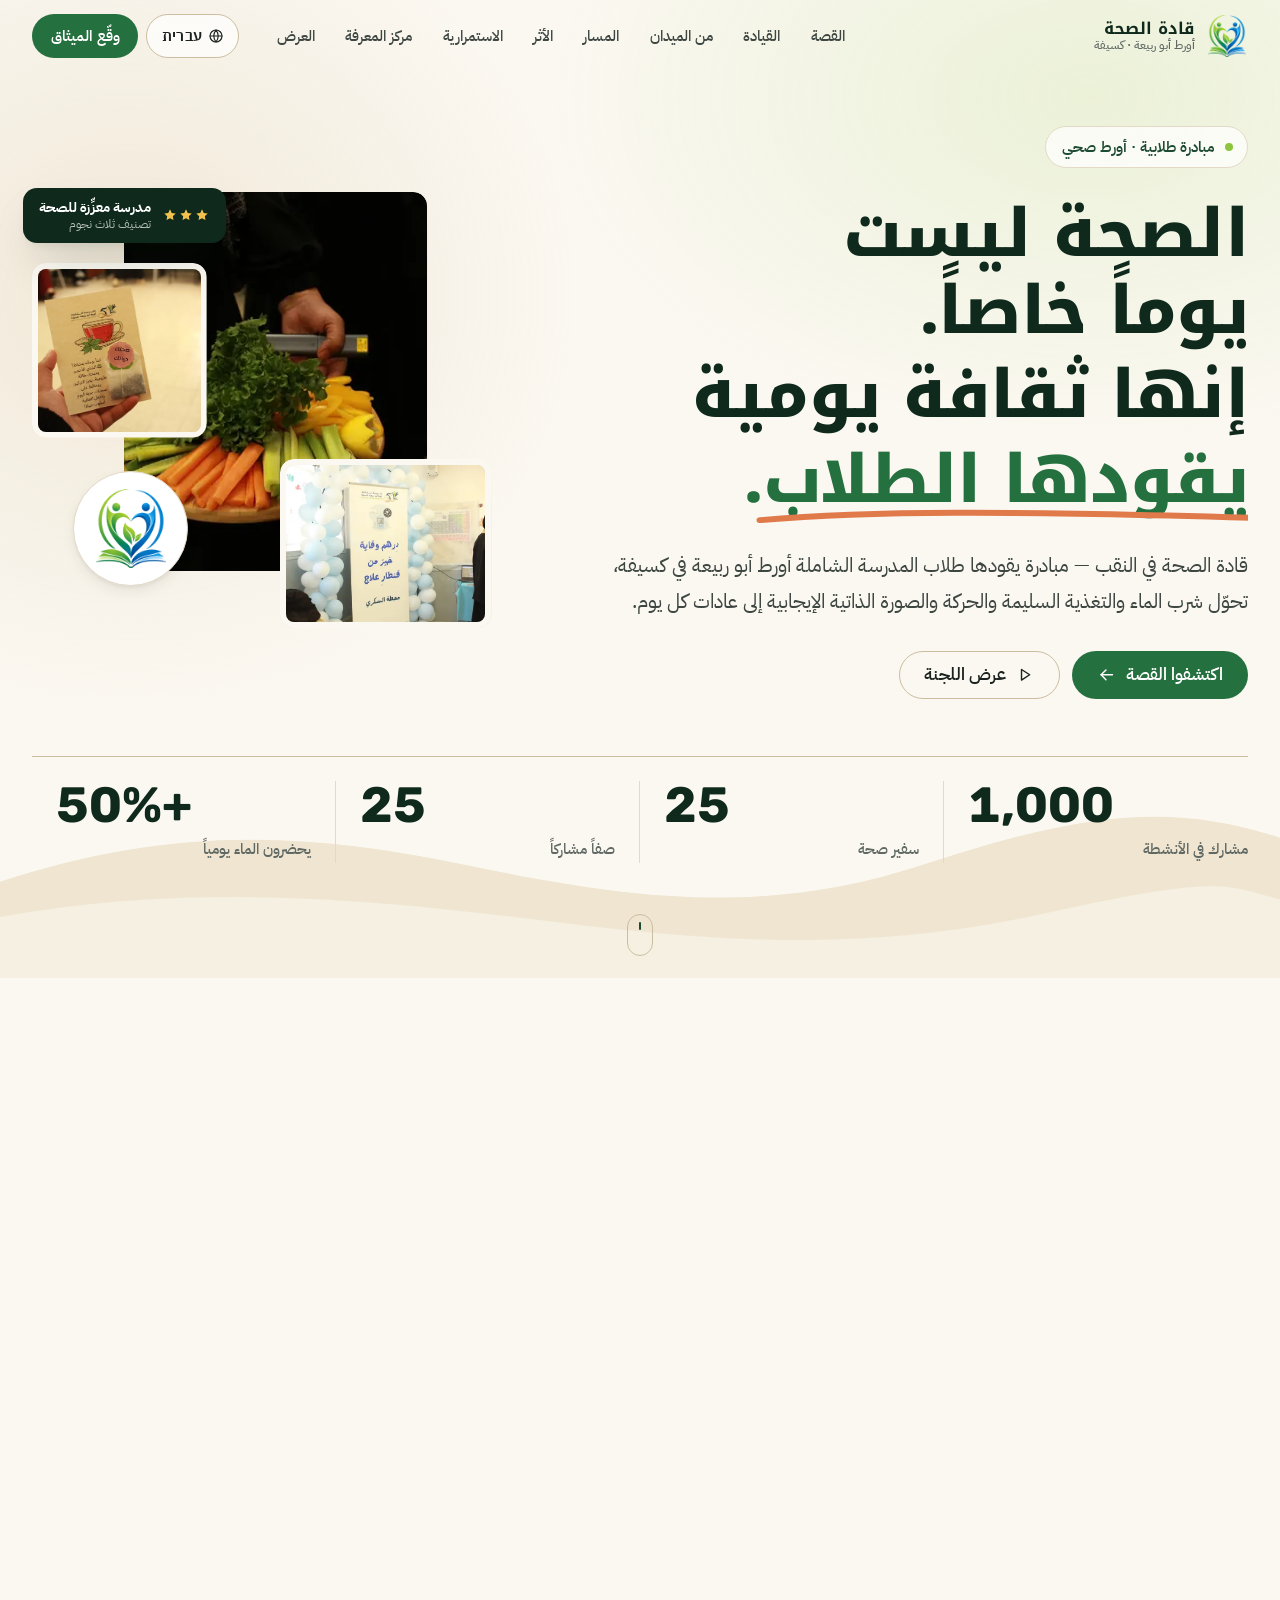
<file: index.html>
<!DOCTYPE html>
<html lang="ar" dir="rtl">
<head>
  <meta charset="UTF-8">
  <meta name="viewport" content="width=device-width, initial-scale=1, viewport-fit=cover">
  <title data-he="מנהיגי בריאות בנגב | אורט אבו רביעה">قادة الصحة في النقب | أورط أبو ربيعة</title>
  <meta name="description" content="قادة الصحة: مبادرة طلابية في المدرسة الشاملة أورط أبو ربيعة – كسيفة ضمن أورط صحي، تحوّل شرب الماء والتغذية والحركة والصورة الذاتية الإيجابية إلى ثقافة مدرسية يومية." data-he-content="מנהיגי בריאות: יוזמת תלמידים בבית הספר המקיף אורט אבו רביעה בכסיפה במסגרת אורט בריא, שהופכת שתיית מים, תזונה, תנועה ודימוי עצמי חיובי לתרבות בית ספרית יומיומית.">
  <meta name="theme-color" content="#0f2a1d">
  <link rel="canonical" href="https://aamergamal318-source.github.io/SehaNoor/">
  <meta property="og:type" content="website">
  <meta property="og:locale" content="ar_AR">
  <meta property="og:locale:alternate" content="he_IL">
  <meta property="og:site_name" content="قادة الصحة | מנהיגי בריאות">
  <meta property="og:title" content="قادة الصحة في النقب | מנהיגי בריאות בנגב">
  <meta property="og:description" content="مبادرة طلابية تحوّل الصحة إلى ثقافة يومية في أورط أبو ربيعة – كسيفة. יוזמת תלמידים שהופכת בריאות לתרבות יומיומית.">
  <meta property="og:url" content="https://aamergamal318-source.github.io/SehaNoor/">
  <meta property="og:image" content="https://aamergamal318-source.github.io/SehaNoor/assets/img/og-image.jpg">
  <meta property="og:image:width" content="1200">
  <meta property="og:image:height" content="630">
  <meta name="twitter:card" content="summary_large_image">
  <link rel="icon" type="image/png" href="assets/img/favicon-64.png">
  <link rel="apple-touch-icon" href="assets/img/apple-touch-icon.png">
  <script>!function(d){d.documentElement.classList.add("js");try{var l=new URLSearchParams(location.search).get("lang")||localStorage.getItem("ortbari_lang");if(l==="he"){d.documentElement.lang="he";d.documentElement.classList.add("i18n-pending")}}catch(e){}}(document)</script>
  <link rel="preconnect" href="https://fonts.googleapis.com">
  <link rel="preconnect" href="https://fonts.gstatic.com" crossorigin>
  <link rel="stylesheet" href="https://fonts.googleapis.com/css2?family=IBM+Plex+Sans+Arabic:wght@400;600;700&family=IBM+Plex+Sans+Hebrew:wght@400;600;700&family=Noto+Kufi+Arabic:wght@700;800&family=Rubik:wght@600;800&display=swap">
  <link rel="preload" as="image" href="assets/img/food-platter-1280.webp" imagesrcset="assets/img/food-platter-640.webp 640w, assets/img/food-platter-1280.webp 1280w" imagesizes="(max-width: 900px) 70vw, 34vw">
  <link rel="stylesheet" href="assets/css/tokens.css">
  <link rel="stylesheet" href="assets/css/base.css">
  <link rel="stylesheet" href="assets/css/home.css">
</head>
<body class="page-home has-dock">

  <a class="skip-link" href="#main" data-he="דילוג לתוכן הראשי">انتقل إلى المحتوى الرئيسي</a>
  <div class="scroll-progress" aria-hidden="true"></div>

  <!-- ================================================================ HEADER -->
  <header class="site-header">
    <div class="container container--wide header-inner">
      <a class="brand" href="./" aria-label="قادة الصحة – الصفحة الرئيسية" data-he-aria-label="מנהיגי בריאות – דף הבית">
        <img class="brand__mark" src="assets/img/mark-96.png" srcset="assets/img/mark-96.png 1x, assets/img/mark-192.png 2x" width="42" height="42" alt="">
        <span class="brand__text">
          <span class="brand__name" data-he="מנהיגי בריאות">قادة الصحة</span>
          <span class="brand__sub" data-he="אורט אבו רביעה · כסיפה">أورط أبو ربيعة · كسيفة</span>
        </span>
      </a>

      <nav class="main-nav" id="mainNav" aria-label="التنقل الرئيسي" data-he-aria-label="ניווט ראשי">
        <ul class="main-nav__list">
          <li><a class="main-nav__link" href="#story" data-he="הסיפור">القصة</a></li>
          <li><a class="main-nav__link" href="#leadership" data-he="מנהיגות">القيادة</a></li>
          <li><a class="main-nav__link" href="#field" data-he="מהשטח">من الميدان</a></li>
          <li><a class="main-nav__link" href="#timeline" data-he="ציר הזמן">المسار</a></li>
          <li><a class="main-nav__link" href="#impact" data-he="השפעה">الأثر</a></li>
          <li><a class="main-nav__link" href="#continuity" data-he="המשכיות">الاستمرارية</a></li>
          <li><a class="main-nav__link" href="learn.html" data-he="מרכז הידע">مركز المعرفة</a></li>
          <li><a class="main-nav__link" href="presentation.html" data-he="מצגת">العرض</a></li>
        </ul>
      </nav>

      <div class="header-actions">
        <button class="lang-toggle" type="button" data-lang-toggle aria-label="التبديل إلى العبرية">
          <svg class="icon" aria-hidden="true"><use href="assets/img/icons.svg#globe"/></svg>
          <span data-lang-label lang="he">עברית</span>
        </button>
        <a class="btn btn--primary btn--sm header-cta" href="pledge.html" data-he="חתמו על האמנה">وقّع الميثاق</a>
        <button class="menu-btn" type="button" aria-expanded="false" aria-controls="mainNav" aria-label="فتح القائمة" data-he-aria-label="פתיחת התפריט">
          <span class="menu-btn__bars" aria-hidden="true"></span>
        </button>
      </div>
    </div>
  </header>

  <main id="main">

    <!-- ================================================================ HERO -->
    <section class="hero" aria-labelledby="heroTitle">
      <svg class="hero__dunes" viewBox="0 0 1440 320" preserveAspectRatio="none" aria-hidden="true">
        <path class="dune dune--back" d="M0 210 C 180 150, 330 150, 520 190 S 860 250, 1040 190 S 1320 120, 1440 160 V320 H0Z"/>
        <path class="dune dune--front" d="M0 250 C 220 210, 420 230, 620 255 S 980 290, 1180 245 S 1380 215, 1440 230 V320 H0Z"/>
      </svg>

      <div class="container container--wide hero__grid">
        <div class="hero__copy">
          <p class="hero__kicker">
            <span class="hero__kicker-dot" aria-hidden="true"></span>
            <span data-he="יוזמת תלמידים · אורט בריא">مبادرة طلابية · أورط صحي</span>
          </p>

          <h1 class="hero__title" id="heroTitle">
            <span class="hero__line"><span data-he="בריאות אינה יום שיא.">الصحة ليست يوماً خاصاً.</span></span>
            <span class="hero__line"><span data-he="היא תרבות יומיומית">إنها ثقافة يومية</span></span>
            <span class="hero__line"><span class="hero__accent"><span data-he="בהובלת תלמידים.">يقودها الطلاب.</span><svg class="hero__underline" viewBox="0 0 300 18" preserveAspectRatio="none" aria-hidden="true"><path d="M4 12 C 70 4, 150 4, 296 10"/></svg></span></span>
          </h1>

          <p class="hero__lede" data-he="מנהיגי בריאות בנגב — יוזמה של תלמידי בית הספר המקיף אורט אבו רביעה בכסיפה, שהופכת שתיית מים, תזונה נכונה, תנועה ודימוי עצמי חיובי להרגלים של כל יום.">
            قادة الصحة في النقب — مبادرة يقودها طلاب المدرسة الشاملة أورط أبو ربيعة في كسيفة، تحوّل شرب الماء والتغذية السليمة والحركة والصورة الذاتية الإيجابية إلى عادات كل يوم.
          </p>

          <div class="hero__actions">
            <a class="btn btn--primary" href="#story">
              <span data-he="גלו את הסיפור">اكتشفوا القصة</span>
              <svg class="icon icon-arrow" aria-hidden="true"><use href="assets/img/icons.svg#arrow"/></svg>
            </a>
            <a class="btn btn--ghost" href="presentation.html">
              <svg class="icon" aria-hidden="true"><use href="assets/img/icons.svg#play"/></svg>
              <span data-he="מצגת לוועדה">عرض اللجنة</span>
            </a>
          </div>
        </div>

        <div class="hero__visual" aria-label="صور من يوم الصحة في المدرسة" data-he-aria-label="תמונות מיום הבריאות בבית הספר" role="group">
          <figure class="hero__photo hero__photo--main">
            <img src="assets/img/food-platter-1280.webp"
                 srcset="assets/img/food-platter-640.webp 640w, assets/img/food-platter-1280.webp 1280w"
                 sizes="(max-width: 900px) 70vw, 34vw"
                 width="1280" height="853" fetchpriority="high"
                 alt="طبق خضروات طازجة يحمله أحد المشاركين في يوم الصحة المدرسي"
                 data-he-alt="מגש ירקות טריים בידי אחד המשתתפים ביום הבריאות הבית ספרי">
          </figure>
          <figure class="hero__photo hero__photo--a">
            <img src="assets/img/diabetes-station-640.webp" width="640" height="427" decoding="async"
                 alt="لافتة محطة السكري: درهم وقاية خير من قنطار علاج"
                 data-he-alt="שלט תחנת הסוכרת: מניעה עדיפה על ריפוי">
          </figure>
          <figure class="hero__photo hero__photo--b">
            <img src="assets/img/tea-card-640.webp" width="640" height="427" decoding="async"
                 alt="بطاقة الشاي الأخضر «صحتك حياتك» من المدرسة"
                 data-he-alt="כרטיס התה הירוק «הבריאות שלך – החיים שלך» מבית הספר">
          </figure>
          <div class="hero__seal" aria-hidden="true">
            <img src="assets/img/mark-192.webp" width="96" height="109" alt="">
          </div>
          <a class="hero__badge" href="#impact">
            <span class="hero__stars" aria-hidden="true">
              <svg class="icon"><use href="assets/img/icons.svg#star-fill"/></svg><svg class="icon"><use href="assets/img/icons.svg#star-fill"/></svg><svg class="icon"><use href="assets/img/icons.svg#star-fill"/></svg>
            </span>
            <span class="hero__badge-text">
              <strong data-he="בית ספר מקדם בריאות">مدرسة معزِّزة للصحة</strong>
              <small data-he="דירוג שלושה כוכבים">تصنيف ثلاث نجوم</small>
            </span>
          </a>
        </div>
      </div>

      <div class="container container--wide">
        <dl class="hero__stats" data-stagger>
          <div class="hero__stat reveal"><dt data-he="משתתפים בפעילויות">مشارك في الأنشطة</dt><dd class="num" data-count="1000">1,000</dd></div>
          <div class="hero__stat reveal"><dt data-he="שגרירי בריאות">سفير صحة</dt><dd class="num" data-count="25">25</dd></div>
          <div class="hero__stat reveal"><dt data-he="כיתות משתתפות">صفاً مشاركاً</dt><dd class="num" data-count="25">25</dd></div>
          <div class="hero__stat reveal"><dt data-he="מביאים מים מדי יום">يحضرون الماء يومياً</dt><dd class="num" data-count="50" data-suffix="%+">50%+</dd></div>
        </dl>
      </div>

      <a class="hero__scroll" href="#story" aria-label="انتقل إلى القصة" data-he-aria-label="המשך לסיפור">
        <span class="hero__scroll-line" aria-hidden="true"></span>
      </a>
    </section>

    <!-- ================================================================ 01 STORY -->
    <section class="section story" id="story" aria-labelledby="storyTitle">
      <div class="container">
        <p class="eyebrow"><span class="eyebrow__index num">01</span> <span data-he="הרעיון">الفكرة</span></p>
        <h2 class="visually-hidden" id="storyTitle" data-he="הרעיון">الفكرة</h2>
        <p class="manifesto" data-manifesto data-he="יוזמה שמתחילה בהרגל קטן — כוס מים, דקה של תנועה, מילה טובה — ומסתיימת בשינוי התרבות של בית ספר שלם.">مبادرة تبدأ بعادة صغيرة — كوب ماء، دقيقة حركة، كلمة طيبة — وتنتهي بتغيير ثقافة مدرسة كاملة.</p>

        <div class="story__grid">
          <div class="story__text reveal">
            <h3 data-he="ממידע בריאותי להתנהגות יומיומית">من معرفة صحية إلى سلوك يومي</h3>
            <p data-he="המיזם לא רק מסביר בריאות — הוא הופך אותה להחלטות קטנות ואמיתיות בתוך יום הלימודים. אורט אבו רביעה הפכה את אורט בריא מפעילות נקודתית למסלול בית ספרי מתמשך, בהובלת שגרירי בריאות מקרב התלמידים.">
              المشروع لا يكتفي بشرح الصحة؛ بل يحوّلها إلى قرارات صغيرة حقيقية داخل اليوم المدرسي. تحوّل أورط صحي في أورط أبو ربيعة من نشاط منفرد إلى مسار مدرسي مستمر يقوده طلاب سفراء الصحة.
            </p>
            <ul class="story__points" role="list">
              <li><svg class="icon" aria-hidden="true"><use href="assets/img/icons.svg#check"/></svg><span data-he="בחירה בריאה בזמן ההפסקה">اختيار صحي في وقت الفسحة</span></li>
              <li><svg class="icon" aria-hidden="true"><use href="assets/img/icons.svg#check"/></svg><span data-he="מסרים קצרים בשפת התלמידים עצמם">رسائل قصيرة بلغة الطلاب أنفسهم</span></li>
              <li><svg class="icon" aria-hidden="true"><use href="assets/img/icons.svg#check"/></svg><span data-he="חוויה שאפשר לחזור עליה ולהמשיך בה">تجربة قابلة للتكرار والاستمرار</span></li>
            </ul>
          </div>

          <ol class="transform reveal" role="list" aria-label="مسار التحوّل" data-he-aria-label="מסלול השינוי">
            <li class="transform__step">
              <span class="transform__num num">1</span>
              <span class="transform__word" data-he="סיסמה">شعار</span>
              <span class="transform__note" data-he="מסר שכולם שמעו">رسالة سمعها الجميع</span>
            </li>
            <li class="transform__step">
              <span class="transform__num num">2</span>
              <span class="transform__word" data-he="הרגל">عادة</span>
              <span class="transform__note" data-he="מעשה שחוזר כל יום">فعل يتكرر كل يوم</span>
            </li>
            <li class="transform__step transform__step--final">
              <span class="transform__num num">3</span>
              <span class="transform__word" data-he="תרבות">ثقافة</span>
              <span class="transform__note" data-he="כך מתנהג בית הספר">هكذا تتصرف المدرسة</span>
            </li>
          </ol>
        </div>
      </div>
    </section>

    <!-- ================================================================ 02 WHY -->
    <section class="section section--sand why" id="why" aria-labelledby="whyTitle">
      <div class="container">
        <div class="why__head">
          <div class="section-head">
            <p class="eyebrow"><span class="eyebrow__index num">02</span> <span data-he="הצורך">الحاجة</span></p>
            <h2 id="whyTitle" data-he="ארבעה אתגרים — ופתרונות אמיתיים">أربعة تحديات — وحلول حقيقية</h2>
            <p class="lede" data-he="שעות מסך, משקאות ממותקים, מעט תנועה ושיח לא מכבד על הגוף. במקום הטפה, אנחנו מציעים בחירות קטנות שכל תלמיד יכול להתחיל כבר היום.">ساعات الشاشة، المشروبات المحلّاة، قلة الحركة، وخطاب سلبي عن الجسد. بدلاً من الوعظ، نقدّم خيارات صغيرة يستطيع كل طالب أن يبدأ بها اليوم.</p>
          </div>
          <div class="segmented why__switch" role="radiogroup" aria-label="اعرض التحديات أو البدائل" data-he-aria-label="הצגת האתגרים או החלופות">
            <input type="radio" name="whyView" id="whyChallenge" value="challenge" checked>
            <label for="whyChallenge" data-he="האתגר">التحدي</label>
            <input type="radio" name="whyView" id="whySolution" value="solution">
            <label for="whySolution" data-he="החלופה">البديل</label>
          </div>
        </div>

        <ul class="why__grid" role="list" data-view="challenge" data-stagger>
          <li class="why__card reveal">
            <span class="why__num num">01</span>
            <svg class="icon why__icon" aria-hidden="true"><use href="assets/img/icons.svg#bottle"/></svg>
            <div class="why__face why__face--challenge">
              <h3 data-he="משקאות ממותקים">مشروبات محلّاة</h3>
              <p data-he="שתייה מתוקה בהפסקות במקום מים.">شرب المحلّى في الفسح بدل الماء.</p>
            </div>
            <div class="why__face why__face--solution">
              <h3 data-he="מים ותה צמחים">ماء وشاي أعشاب</h3>
              <p data-he="בקבוק אישי, עמדות תזכורת ותחנת תה ירוק.">زجاجة شخصية، محطات تذكير، ومحطة شاي أخضر.</p>
            </div>
          </li>
          <li class="why__card reveal">
            <span class="why__num num">02</span>
            <svg class="icon why__icon" aria-hidden="true"><use href="assets/img/icons.svg#move"/></svg>
            <div class="why__face why__face--challenge">
              <h3 data-he="מעט תנועה">قلة الحركة</h3>
              <p data-he="ישיבה ממושכת בכיתה ומחוצה לה.">جلوس طويل داخل الصف وخارجه.</p>
            </div>
            <div class="why__face why__face--solution">
              <h3 data-he="הפסקת תנועה יומית">فسحة حركة يومية</h3>
              <p data-he="עשר דקות של תנועה קצרה שפותחות את ההפסקה.">عشر دقائق حركة قصيرة تفتتح الفسحة.</p>
            </div>
          </li>
          <li class="why__card reveal">
            <span class="why__num num">03</span>
            <svg class="icon why__icon" aria-hidden="true"><use href="assets/img/icons.svg#screen"/></svg>
            <div class="why__face why__face--challenge">
              <h3 data-he="שעות מסך רבות">ساعات الشاشة الطويلة</h3>
              <p data-he="פחות שינה, פחות תנועה, פחות קשר אמיתי.">نوم أقل، حركة أقل، تواصل حقيقي أقل.</p>
            </div>
            <div class="why__face why__face--solution">
              <h3 data-he="פעילות וקשר אמיתי">نشاط وتواصل حقيقي</h3>
              <p data-he="אתגרים כיתתיים ומשחקים שמחזירים אותנו לחצר.">تحديات صفية وألعاب تعيدنا إلى الساحة.</p>
            </div>
          </li>
          <li class="why__card reveal">
            <span class="why__num num">04</span>
            <svg class="icon why__icon" aria-hidden="true"><use href="assets/img/icons.svg#heart"/></svg>
            <div class="why__face why__face--challenge">
              <h3 data-he="שיח שלילי על הגוף">خطاب سلبي عن الجسد</h3>
              <p data-he="השוואות, הערות ולחץ מהרשתות.">مقارنات، تعليقات، وضغط من الشبكات.</p>
            </div>
            <div class="why__face why__face--solution">
              <h3 data-he="שפה חיובית">لغة إيجابية</h3>
              <p data-he="סדנאות דימוי עצמי ושיח מכבד ללא שיפוטיות.">ورش صورة ذاتية وحوار محترم بلا أحكام.</p>
            </div>
          </li>
        </ul>
      </div>
    </section>

    <!-- ================================================================ 03 HABITS -->
    <section class="section habits" id="habits" aria-labelledby="habitsTitle">
      <div class="container">
        <div class="section-head">
          <p class="eyebrow"><span class="eyebrow__index num">03</span> <span data-he="צירי פעולה">محاور العمل</span></p>
          <h2 id="habitsTitle" data-he="ארבעה הרגלים שבונים תרבות בריאה">أربع عادات تصنع ثقافة صحية</h2>
          <p class="lede" data-he="כל יעד מחובר לצירי התוכנית הרשמית של אורט בריא — להתעמל, לאכול, לאהוב — ולכל יעד יש דרך מדידה ברורה.">كل هدف مرتبط بمحاور برنامج أورط صحي الرسمية — לְהִתְעַמֵּל، לֶאֱכוֹל، לֶאֱהוֹב — ولكل هدف طريقة قياس واضحة.</p>
        </div>

        <div class="habits__grid" data-stagger>
          <article class="habit habit--water reveal">
            <div class="habit__top">
              <span class="habit__icon"><svg class="icon" aria-hidden="true"><use href="assets/img/icons.svg#water"/></svg></span>
              <span class="habit__axis" lang="he">לאכול</span>
            </div>
            <h3 data-he="שתיית מים">شرب الماء</h3>
            <p data-he="יותר תלמידים מגיעים עם בקבוק מים אישי, ופחות משקאות ממותקים בהפסקות.">زيادة عدد الطلاب الذين يحضرون زجاجة ماء شخصية، وتقليل المشروبات المحلّاة في الفسح.</p>
            <p class="habit__measure"><svg class="icon" aria-hidden="true"><use href="assets/img/icons.svg#chart"/></svg><span data-he="מדידה: ספירה שבועית בכיתות">القياس: إحصاء أسبوعي في الصفوف</span></p>
          </article>
          <article class="habit habit--food reveal">
            <div class="habit__top">
              <span class="habit__icon"><svg class="icon" aria-hidden="true"><use href="assets/img/icons.svg#leaf"/></svg></span>
              <span class="habit__axis" lang="he">לאכול</span>
            </div>
            <h3 data-he="תזונה מודעת">تغذية واعية</h3>
            <p data-he="ארוחות מאוזנות, ירקות ופירות, והיכרות מחודשת עם המטבח הבדואי המקומי.">وجبات متوازنة، خضروات وفواكه، وتعرّف من جديد على المطبخ البدوي المحلي.</p>
            <p class="habit__measure"><svg class="icon" aria-hidden="true"><use href="assets/img/icons.svg#chart"/></svg><span data-he="מדידה: שאלון הרגלי אכילה">القياس: استبيان عادات الأكل</span></p>
          </article>
          <article class="habit habit--move reveal">
            <div class="habit__top">
              <span class="habit__icon"><svg class="icon" aria-hidden="true"><use href="assets/img/icons.svg#move"/></svg></span>
              <span class="habit__axis" lang="he">להתעמל</span>
            </div>
            <h3 data-he="יותר תנועה">مزيد من الحركة</h3>
            <p data-he="הפסקות פעילות ואתגר צעדים בין כיתות, כדי שתנועה תהיה חלק משגרת הלמידה.">فسح نشيطة وتحدي خطوات بين الصفوف، لتصبح الحركة جزءاً من روتين التعلّم.</p>
            <p class="habit__measure"><svg class="icon" aria-hidden="true"><use href="assets/img/icons.svg#chart"/></svg><span data-he="מדידה: דקות פעילות ושיעור השתתפות">القياس: دقائق النشاط ونسبة المشاركة</span></p>
          </article>
          <article class="habit habit--self reveal">
            <div class="habit__top">
              <span class="habit__icon"><svg class="icon" aria-hidden="true"><use href="assets/img/icons.svg#heart"/></svg></span>
              <span class="habit__axis" lang="he">לאהוב</span>
            </div>
            <h3 data-he="דימוי עצמי חיובי">صورة ذاتية إيجابية</h3>
            <p data-he="שיח מכבד על גוף, מאמץ, בריאות ובחירה אישית — בלי השוואות ובלי שיפוטיות.">خطاب محترم حول الجسم والجهد والصحة والاختيار الشخصي — بلا مقارنة وبلا أحكام.</p>
            <p class="habit__measure"><svg class="icon" aria-hidden="true"><use href="assets/img/icons.svg#chart"/></svg><span data-he="מדידה: משוב תלמידים ומחנכים">القياس: تغذية راجعة من الطلاب والمعلمين</span></p>
          </article>
        </div>

        <a class="link-arrow habits__source" href="https://www.ort.org.il/ortbari/" target="_blank">
          <span data-he="לתוכנית אורט בריא הרשמית">عن برنامج أورط صحي الرسمي</span>
          <svg class="icon" aria-hidden="true"><use href="assets/img/icons.svg#external"/></svg>
        </a>
      </div>
    </section>

    <!-- ================================================================ 04 LEADERSHIP -->
    <section class="section section--dark leadership on-dark" id="leadership" aria-labelledby="leadTitle">
      <div class="container">
        <div class="leadership__head">
          <div class="section-head">
            <p class="eyebrow"><span class="eyebrow__index num">04</span> <span data-he="מנהיגות תלמידים">قيادة الطلاب</span></p>
            <h2 id="leadTitle" data-he="התלמידים אינם קהל. הם המנוע של היוזמה.">الطلاب ليسوا جمهوراً. إنهم محرّك المبادرة.</h2>
            <p class="lede" data-he="שגרירי הבריאות ממפים את הצורך, מתכננים, מובילים בשטח ומודדים את ההשפעה. כך נראה המסלול שלהם:">سفراء الصحة يشخّصون الاحتياج، يخطّطون، يقودون في الميدان، ويقيسون الأثر. هكذا يبدو مسارهم:</p>
          </div>
          <div class="leadership__count">
            <span class="num" data-count="25">25</span>
            <span data-he="שגרירי בריאות מובילים את המיזם">سفير صحة يقودون المبادرة</span>
          </div>
        </div>

        <div class="journey" data-journey>
          <div class="journey__tabs" role="tablist" aria-label="مراحل القيادة الطلابية" data-he-aria-label="שלבי מנהיגות התלמידים">
            <button class="journey__tab" role="tab" id="jt1" aria-controls="jp1" aria-selected="true" tabindex="0">
              <span class="journey__tab-num num">01</span><span data-he="מיפוי צרכים">تشخيص</span>
            </button>
            <button class="journey__tab" role="tab" id="jt2" aria-controls="jp2" aria-selected="false" tabindex="-1">
              <span class="journey__tab-num num">02</span><span data-he="תכנון">تخطيط</span>
            </button>
            <button class="journey__tab" role="tab" id="jt3" aria-controls="jp3" aria-selected="false" tabindex="-1">
              <span class="journey__tab-num num">03</span><span data-he="הובלה בשטח">قيادة ميدانية</span>
            </button>
            <button class="journey__tab" role="tab" id="jt4" aria-controls="jp4" aria-selected="false" tabindex="-1">
              <span class="journey__tab-num num">04</span><span data-he="מדידה ושיפור">قياس وتحسين</span>
            </button>
            <span class="journey__rail" aria-hidden="true"><span class="journey__rail-fill"></span></span>
          </div>

          <div class="journey__panels">
            <div class="journey__panel" role="tabpanel" id="jp1" aria-labelledby="jt1" tabindex="0">
              <svg class="icon journey__icon" aria-hidden="true"><use href="assets/img/icons.svg#clipboard"/></svg>
              <h3 data-he="מקשיבים לפני שמתכננים">نستمع قبل أن نخطّط</h3>
              <p data-he="שגרירי הבריאות אספו קולות מהכיתות: מה קשה לשנות, מה חסר בבית הספר ומה יכול להלהיב תלמידים.">جمع سفراء الصحة آراء الصفوف: ما الذي يصعب تغييره، ما الناقص في المدرسة، وما الذي يحمّس الطلاب.</p>
              <p class="journey__role"><strong data-he="תפקיד השגרירים:">دور السفراء:</strong> <span data-he="מיפוי צורכי הכיתה ובית הספר">تشخيص احتياجات الصف والمدرسة</span></p>
            </div>
            <div class="journey__panel" role="tabpanel" id="jp2" aria-labelledby="jt2" tabindex="0" hidden>
              <svg class="icon journey__icon" aria-hidden="true"><use href="assets/img/icons.svg#calendar"/></svg>
              <h3 data-he="בונים קמפיין בשפה שלנו">نبني حملة بلغتنا</h3>
              <p data-he="התלמידים בנו מסרים, כרזות, אתגרי כיתות ולוח פעילויות המותאם ללוח השנה הבית ספרי.">بنى الطلاب الرسائل والملصقات وتحديات الصفوف وجدول الأنشطة وفق التقويم المدرسي.</p>
              <p class="journey__role"><strong data-he="תפקיד השגרירים:">دور السفراء:</strong> <span data-he="הובלת קמפיינים להעלאת מודעות">قيادة حملات توعية صحية</span></p>
            </div>
            <div class="journey__panel" role="tabpanel" id="jp3" aria-labelledby="jt3" tabindex="0" hidden>
              <svg class="icon journey__icon" aria-hidden="true"><use href="assets/img/icons.svg#megaphone"/></svg>
              <h3 data-he="תלמידים מובילים תלמידים">طلاب يقودون طلاباً</h3>
              <p data-he="בימי בריאות, בהפסקות פעילות ובסדנאות — התלמידים מנחים, מסבירים, מתעדים ומעודדים השתתפות.">في أيام الصحة وفسح النشاط والورش، يُرشد الطلاب ويشرحون ويوثّقون ويشجّعون المشاركة.</p>
              <p class="journey__role"><strong data-he="תפקיד השגרירים:">دور السفراء:</strong> <span data-he="ארגון עמדות ופעילויות בריאות">تنظيم محطات ونشاطات صحية</span></p>
            </div>
            <div class="journey__panel" role="tabpanel" id="jp4" aria-labelledby="jt4" tabindex="0" hidden>
              <svg class="icon journey__icon" aria-hidden="true"><use href="assets/img/icons.svg#chart"/></svg>
              <h3 data-he="מודדים, לומדים, משפרים">نقيس، نتعلّم، نحسّن</h3>
              <p data-he="פעם בחודש הנבחרת בודקת נתונים, מסיקה מסקנות ומחליטה מה לשפר לקראת הפעילות הבאה.">مرة كل شهر يراجع الفريق البيانات، يستخلص النتائج، ويقرّر ما يُحسَّن للنشاط القادم.</p>
              <p class="journey__role"><strong data-he="תפקיד השגרירים:">دور السفراء:</strong> <span data-he="מעקב ומדידת השפעת היוזמה">متابعة وقياس أثر المبادرة</span></p>
            </div>
          </div>
        </div>

        <div class="mentor reveal">
          <p>
            <strong data-he="ליווי חינוכי: המורה נור גמל">المرافقة التربوية: المعلمة نور جمل</strong>
            <span data-he="המורה מלווה, התלמידים מובילים.">المعلمة ترافق، والطلاب يقودون.</span>
          </p>
        </div>
      </div>
    </section>

    <!-- ================================================================ 05 STORIES -->
    <section class="section stories-sec" id="field" aria-labelledby="fieldTitle">
      <div class="container">
        <div class="section-head">
          <p class="eyebrow"><span class="eyebrow__index num">05</span> <span data-he="סיפורים מהשטח">قصص من الميدان</span></p>
          <h2 id="fieldTitle" data-he="חמש תחנות. תמונות אמיתיות. תלמידים מובילים.">خمس محطات. صور حقيقية. طلاب في القيادة.</h2>
          <p class="lede" data-he="כל סיפור מתועד בתמונות מבית הספר. לכל אחד: המטרה, תפקיד שגרירי הבריאות, המסר, ואיך מודדים.">كل قصة موثّقة بصور من المدرسة. ولكل واحدة: الهدف، دور سفراء الصحة، الرسالة، وكيف نقيس.</p>
        </div>

        <div class="stories" data-tabs>
          <div class="stories__tabs" role="tablist" aria-label="قصص النشاطات" data-he-aria-label="סיפורי הפעילויות">
            <button class="story-tab" role="tab" id="st1" aria-controls="sp1" aria-selected="true" tabindex="0">
              <img src="assets/img/food-display-640.webp" width="640" height="427" alt="" loading="lazy">
              <span class="story-tab__text"><span class="story-tab__tag" data-he="יום הבריאות">يوم الصحة</span><span class="story-tab__title" data-he="תחנת התזונה">محطة التغذية</span></span>
            </button>
            <button class="story-tab" role="tab" id="st2" aria-controls="sp2" aria-selected="false" tabindex="-1">
              <img src="assets/img/diabetes-station-640.webp" width="640" height="427" alt="" loading="lazy">
              <span class="story-tab__text"><span class="story-tab__tag" data-he="יום הבריאות">يوم الصحة</span><span class="story-tab__title" data-he="תחנת הסוכרת">محطة السكري</span></span>
            </button>
            <button class="story-tab" role="tab" id="st3" aria-controls="sp3" aria-selected="false" tabindex="-1">
              <img src="assets/img/tea-card-640.webp" width="640" height="427" alt="" loading="lazy">
              <span class="story-tab__text"><span class="story-tab__tag" data-he="יום הבריאות">يوم الصحة</span><span class="story-tab__title" data-he="תחנת התה הירוק">محطة الشاي الأخضر</span></span>
            </button>
            <button class="story-tab" role="tab" id="st4" aria-controls="sp4" aria-selected="false" tabindex="-1">
              <img src="assets/img/exercise-equipment-640.webp" width="640" height="427" alt="" loading="lazy">
              <span class="story-tab__text"><span class="story-tab__tag" data-he="תנועה">حركة</span><span class="story-tab__title" data-he="הפסקת תנועה">فسحة الحركة</span></span>
            </button>
            <button class="story-tab" role="tab" id="st5" aria-controls="sp5" aria-selected="false" tabindex="-1">
              <img src="assets/img/poster-food-pyramid-640.webp" width="640" height="360" alt="" loading="lazy">
              <span class="story-tab__text"><span class="story-tab__tag" data-he="הסברה">توعية</span><span class="story-tab__title" data-he="כרזות במסדרונות">ملصقات الممرات</span></span>
            </button>
          </div>

          <div class="stories__panels">
            <!-- 1 nutrition -->
            <div class="story" role="tabpanel" id="sp1" aria-labelledby="st1" tabindex="0">
              <ul class="story__media story__media--2" role="list" data-gallery>
                <li class="gallery__item"><button class="gallery__btn" type="button">
                  <img src="assets/img/food-display-1280.webp" srcset="assets/img/food-display-640.webp 640w, assets/img/food-display-1280.webp 1280w" sizes="(max-width: 900px) 100vw, 40vw" width="1280" height="853" loading="lazy" decoding="async" data-full="assets/img/food-display-1920.webp"
                       alt="طاولة التغذية: ميزان نحاسي يحمل طماطم، طبق خضروات ومكسّرات" data-he-alt="שולחן התזונה: מאזני נחושת עם עגבניות, מגש ירקות ואגוזים">
                  <span class="gallery__caption" data-he="תחנת התזונה: ירקות, פירות ומאזניים — כי בריאות היא איזון.">محطة التغذية: خضروات وفواكه وميزان — لأن الصحة توازن.</span>
                </button></li>
                <li class="gallery__item"><button class="gallery__btn" type="button">
                  <img src="assets/img/food-platter-640.webp" srcset="assets/img/food-platter-640.webp 640w, assets/img/food-platter-1280.webp 1280w" sizes="(max-width: 900px) 50vw, 20vw" width="640" height="427" loading="lazy" decoding="async" data-full="assets/img/food-platter-1920.webp"
                       alt="طبق خشبي من الخضروات المقطّعة: جزر وخيار وكرفس وفلفل" data-he-alt="מגש עץ עם ירקות חתוכים: גזר, מלפפון, סלרי ופלפל">
                  <span class="gallery__caption" data-he="מגש ירקות טריים ביום הבריאות.">طبق خضروات طازجة في يوم الصحة.</span>
                </button></li>
              </ul>
              <div class="story__body">
                <p class="story__meta">
                  <span class="tag" data-he="יום הבריאות הבית ספרי">يوم الصحة المدرسي</span>
                  <span class="story__date"><svg class="icon" aria-hidden="true"><use href="assets/img/icons.svg#camera"/></svg><span data-he="תועד: מאי 2026">وُثّق: أيار 2026</span></span>
                </p>
                <h3 data-he="הצלחת המאוזנת, מהמטבח שלנו">الطبق المتوازن، من مطبخنا</h3>
                <dl class="story__facts">
                  <div><dt data-he="המטרה">الهدف</dt><dd data-he="עידוד ארוחות מאוזנות, ירקות ופירות, והיכרות מחודשת עם המטבח הבדואי המקומי.">تشجيع الوجبات المتوازنة والخضروات والفواكه، والتعرّف من جديد على المطبخ البدوي المحلي.</dd></div>
                  <div><dt data-he="תפקיד השגרירים">دور السفراء</dt><dd data-he="דוכני טעימות והסבר על צלחת מאוזנת — התלמידים מנחים, מסבירים ומעודדים השתתפות.">أجنحة تذوّق وشرح عن الطبق المتوازن — الطلاب يُرشدون ويشرحون ويشجّعون المشاركة.</dd></div>
                  <div><dt data-he="המסר">الرسالة</dt><dd data-he="«בריאות היא איזון.»">«الصحة توازن.»</dd></div>
                  <div><dt data-he="איך מודדים">كيف نقيس</dt><dd data-he="שאלון הרגלי אכילה.">استبيان عادات الأكل.</dd></div>
                </dl>
              </div>
            </div>

            <!-- 2 diabetes -->
            <div class="story" role="tabpanel" id="sp2" aria-labelledby="st2" tabindex="0" hidden>
              <ul class="story__media" role="list" data-gallery>
                <li class="gallery__item"><button class="gallery__btn" type="button">
                  <img src="assets/img/diabetes-station-1280.webp" srcset="assets/img/diabetes-station-640.webp 640w, assets/img/diabetes-station-1280.webp 1280w" sizes="(max-width: 900px) 100vw, 40vw" width="1280" height="853" loading="lazy" decoding="async" data-full="assets/img/diabetes-station-1920.webp"
                       alt="لافتة محطة السكري بين أقواس البالونات: درهم وقاية خير من قنطار علاج" data-he-alt="שלט תחנת הסוכרת בין קשתות בלונים: מניעה עדיפה על ריפוי">
                  <span class="gallery__caption" data-he="תחנת הסוכרת ביום הבריאות.">محطة السكري في يوم الصحة.</span>
                </button></li>
              </ul>
              <div class="story__body">
                <p class="story__meta">
                  <span class="tag" data-he="יום הבריאות הבית ספרי">يوم الصحة المدرسي</span>
                  <span class="story__date"><svg class="icon" aria-hidden="true"><use href="assets/img/icons.svg#camera"/></svg><span data-he="תועד: מאי 2026">وُثّق: أيار 2026</span></span>
                </p>
                <h3 data-he="מניעה לפני טיפול">الوقاية قبل العلاج</h3>
                <dl class="story__facts">
                  <div><dt data-he="המטרה">الهدف</dt><dd data-he="העלאת המודעות לסוכרת ולמניעתה בקהילה שלנו.">رفع الوعي بمرض السكري والوقاية منه في مجتمعنا.</dd></div>
                  <div><dt data-he="תפקיד השגרירים">دور السفراء</dt><dd data-he="עמדת הסברה בהובלת תלמידים לתלמידים, כחלק מיום הבריאות.">محطة توعية يقودها طلاب للطلاب، ضمن يوم الصحة.</dd></div>
                  <div><dt data-he="המסר">الرسالة</dt><dd data-he="«מניעה עדיפה על ריפוי.»">«درهم وقاية خير من قنطار علاج.»</dd></div>
                  <div><dt data-he="איך מודדים">كيف نقيس</dt><dd data-he="השתתפות התלמידים בתחנות.">مشاركة الطلاب في المحطات.</dd></div>
                </dl>
              </div>
            </div>

            <!-- 3 green tea -->
            <div class="story" role="tabpanel" id="sp3" aria-labelledby="st3" tabindex="0" hidden>
              <ul class="story__media story__media--2" role="list" data-gallery>
                <li class="gallery__item"><button class="gallery__btn" type="button">
                  <img src="assets/img/tea-card-1280.webp" srcset="assets/img/tea-card-640.webp 640w, assets/img/tea-card-1280.webp 1280w" sizes="(max-width: 900px) 100vw, 40vw" width="1280" height="853" loading="lazy" decoding="async" data-full="assets/img/tea-card-1920.webp"
                       alt="يد تحمل بطاقة «صحتك حياتك» مع كيس شاي أخضر" data-he-alt="יד אוחזת בכרטיס «הבריאות שלך – החיים שלך» עם שקית תה ירוק">
                  <span class="gallery__caption" data-he="כרטיס «הבריאות שלך – החיים שלך» — יצירה מקורית של התלמידים.">بطاقة «صحتك حياتك» — إبداع أصيل من الطلاب.</span>
                </button></li>
                <li class="gallery__item"><button class="gallery__btn" type="button">
                  <img src="assets/img/tea-station-640.webp" srcset="assets/img/tea-station-640.webp 640w, assets/img/tea-station-1280.webp 1280w" sizes="(max-width: 900px) 50vw, 20vw" width="640" height="427" loading="lazy" decoding="async" data-full="assets/img/tea-station-1920.webp"
                       alt="حاسوب يعرض اختباراً صحياً تفاعلياً بجانب سلال الحلوى" data-he-alt="מחשב נייד שמציג חידון בריאות אינטראקטיבי ליד סלסלות">
                  <span class="gallery__caption" data-he="פינה אינטראקטיבית עם חידון על המחשב.">ركن تفاعلي مع اختبار على الحاسوب.</span>
                </button></li>
              </ul>
              <div class="story__body">
                <p class="story__meta">
                  <span class="tag" data-he="יום הבריאות הבית ספרי">يوم الصحة المدرسي</span>
                  <span class="story__date"><svg class="icon" aria-hidden="true"><use href="assets/img/icons.svg#camera"/></svg><span data-he="תועד: מאי 2026">وُثّق: أيار 2026</span></span>
                </p>
                <h3 data-he="חלופה חמה למשקה הממותק">بديل دافئ للمشروب المحلّى</h3>
                <dl class="story__facts">
                  <div><dt data-he="המטרה">الهدف</dt><dd data-he="להציע חלופה בריאה למשקאות ממותקים: מים ותה צמחים.">تقديم بديل صحي للمشروبات المحلّاة: الماء وشاي الأعشاب.</dd></div>
                  <div><dt data-he="תפקיד השגרירים">دور السفراء</dt><dd data-he="כרטיס «הבריאות שלך – החיים שלך» עם שקית תה, וחידון אינטראקטיבי על המחשב.">بطاقة «صحتك حياتك» مع كيس شاي، واختبار تفاعلي على الحاسوب.</dd></div>
                  <div><dt data-he="המסר">الرسالة</dt><dd data-he="«התחילו את היום באנרגיה!» — מהטקסט על הכרטיס.">«ابدأ يومك بنشاط!» — من نص البطاقة.</dd></div>
                  <div><dt data-he="איך מודדים">كيف نقيس</dt><dd data-he="ספירה שבועית: בקבוקי מים מול משקאות ממותקים בהפסקות.">إحصاء أسبوعي: زجاجات الماء مقابل المشروبات المحلّاة في الفسح.</dd></div>
                </dl>
              </div>
            </div>

            <!-- 4 movement -->
            <div class="story" role="tabpanel" id="sp4" aria-labelledby="st4" tabindex="0" hidden>
              <ul class="story__media" role="list" data-gallery>
                <li class="gallery__item"><button class="gallery__btn" type="button">
                  <img src="assets/img/exercise-equipment-1280.webp" srcset="assets/img/exercise-equipment-640.webp 640w, assets/img/exercise-equipment-1280.webp 1280w" sizes="(max-width: 900px) 100vw, 40vw" width="1280" height="853" loading="lazy" decoding="async" data-full="assets/img/exercise-equipment-1920.webp"
                       alt="أثقال كيتلبل بوزن 4 كغ وحبل مقاومة أخضر على أرضية الصالة" data-he-alt="משקולות קטלבל של 4 ק״ג וגומיית התנגדות ירוקה על רצפת האולם">
                  <span class="gallery__caption" data-he="ציוד לפעילות גופנית.">أدوات النشاط البدني.</span>
                </button></li>
              </ul>
              <div class="story__body">
                <p class="story__meta">
                  <span class="tag" data-he="תנועה">حركة</span>
                  <span class="story__date"><svg class="icon" aria-hidden="true"><use href="assets/img/icons.svg#camera"/></svg><span data-he="תועד: מאי 2026">وُثّق: أيار 2026</span></span>
                </p>
                <h3 data-he="עשר דקות שפותחות את ההפסקה">عشر دقائق تفتتح الفسحة</h3>
                <dl class="story__facts">
                  <div><dt data-he="המטרה">الهدف</dt><dd data-he="שתנועה תהיה חלק משגרת הלמידה, לא רק בשיעור החינוך הגופני.">أن تصبح الحركة جزءاً من روتين التعلّم، لا في حصة الرياضة فقط.</dd></div>
                  <div><dt data-he="תפקיד השגרירים">دور السفراء</dt><dd data-he="אתגר 10 דקות תנועה והפסקות פעילות בהובלת תלמידים.">تحدي 10 دقائق حركة وفسح نشيطة بقيادة الطلاب.</dd></div>
                  <div><dt data-he="המסר">الرسالة</dt><dd data-he="«כל צעד חשוב.»">«كل خطوة مهمة.»</dd></div>
                  <div><dt data-he="איך מודדים">كيف نقيس</dt><dd data-he="דקות פעילות ושיעור השתתפות.">دقائق النشاط ونسبة المشاركة.</dd></div>
                </dl>
              </div>
            </div>

            <!-- 5 posters -->
            <div class="story" role="tabpanel" id="sp5" aria-labelledby="st5" tabindex="0" hidden>
              <ul class="story__media story__media--posters" role="list" data-gallery>
                <li class="gallery__item"><button class="gallery__btn" type="button">
                  <img src="assets/img/poster-food-pyramid-640.webp" width="640" height="360" loading="lazy" decoding="async" data-full="assets/img/poster-food-pyramid-1280.webp"
                       alt="ملصق «حافظ على نظام غذائي صحي» مع هرم غذائي" data-he-alt="כרזה «שמרו על תזונה בריאה» עם פירמידת מזון">
                  <span class="gallery__caption" data-he="«שמרו על תזונה בריאה» — פירמידת המזון.">«حافظ على نظام غذائي صحي» — الهرم الغذائي.</span>
                </button></li>
                <li class="gallery__item"><button class="gallery__btn" type="button">
                  <img src="assets/img/poster-smoking-640.webp" width="360" height="640" loading="lazy" decoding="async" data-full="assets/img/poster-smoking-1280.webp"
                       alt="ملصق «التدخين أخطر وباء عالمي» على جدار المدرسة" data-he-alt="כרזה «העישון — המגפה המסוכנת בעולם» על קיר בית הספר">
                  <span class="gallery__caption" data-he="כרזה נגד עישון.">ملصق ضد التدخين.</span>
                </button></li>
                <li class="gallery__item"><button class="gallery__btn" type="button">
                  <img src="assets/img/poster-memory-640.webp" width="640" height="360" loading="lazy" decoding="async" data-full="assets/img/poster-memory-1280.webp"
                       alt="ملصق «كيف تستطيع تقوية الذاكرة؟»" data-he-alt="כרזה «איך לחזק את הזיכרון?»">
                  <span class="gallery__caption" data-he="«איך לחזק את הזיכרון?»">«كيف تستطيع تقوية الذاكرة؟»</span>
                </button></li>
                <li class="gallery__item"><button class="gallery__btn" type="button">
                  <img src="assets/img/poster-cigarette-640.webp" width="360" height="640" loading="lazy" decoding="async" data-full="assets/img/poster-cigarette-1280.webp"
                       alt="ملصق «ما هي مكونات السيجارة؟»" data-he-alt="כרזה «ממה מורכבת סיגריה?»">
                  <span class="gallery__caption" data-he="«ממה מורכבת סיגריה?»">«ما هي مكونات السيجارة؟»</span>
                </button></li>
                <li class="gallery__item"><button class="gallery__btn" type="button">
                  <img src="assets/img/poster-success-steps-640.webp" width="640" height="360" loading="lazy" decoding="async" data-full="assets/img/poster-success-steps-1280.webp"
                       alt="ملصق «خطوات تساعدك على تحقيق النجاح»" data-he-alt="כרזה «צעדים שיעזרו לך להצליח»">
                  <span class="gallery__caption" data-he="«צעדים שיעזרו לך להצליח».">«خطوات تساعدك على تحقيق النجاح».</span>
                </button></li>
                <li class="gallery__item"><button class="gallery__btn" type="button">
                  <img src="assets/img/poster-smoker-story-640.webp" width="360" height="640" loading="lazy" decoding="async" data-full="assets/img/poster-smoker-story-1280.webp"
                       alt="ملصق قصة الحكيم والمدخّن: «وهل ثوبك أغلى من صدرك»" data-he-alt="כרזה עם סיפור החכם והמעשן: «האם הבגד שלך יקר מהחזה שלך?»">
                  <span class="gallery__caption" data-he="«האם הבגד שלך יקר מהחזה שלך?»">«وهل ثوبك أغلى من صدرك؟»</span>
                </button></li>
              </ul>
              <div class="story__body">
                <p class="story__meta">
                  <span class="tag" data-he="הסברה">توعية</span>
                  <span class="story__date"><svg class="icon" aria-hidden="true"><use href="assets/img/icons.svg#camera"/></svg><span data-he="צולם: 13 במאי 2026">صُوّر: 13 أيار 2026</span></span>
                </p>
                <h3 data-he="הקירות מדברים בריאות">الجدران تتحدث صحة</h3>
                <dl class="story__facts">
                  <div><dt data-he="המטרה">الهدف</dt><dd data-he="מסרים קצרים שתלמידים פוגשים כל יום: תזונה, זיכרון ולמידה, ומניעת עישון.">رسائل قصيرة يراها الطلاب كل يوم: التغذية، الذاكرة والتعلّم، والوقاية من التدخين.</dd></div>
                  <div><dt data-he="תפקיד השגרירים">دور السفراء</dt><dd data-he="מסרים בשפת התלמידים, מוצגים במסדרונות ובכיתות.">رسائل بلغة الطلاب، معروضة في الممرات والصفوف.</dd></div>
                  <div><dt data-he="המסר">الرسالة</dt><dd data-he="«העישון — המגפה המסוכנת בעולם.»">«التدخين أخطر وباء عالمي.»</dd></div>
                  <div><dt data-he="איך מודדים">كيف نقيس</dt><dd data-he="משוב מתלמידים וממחנכים.">تغذية راجعة من الطلاب والمعلمين.</dd></div>
                </dl>
              </div>
            </div>
          </div>
        </div>

        <div class="more-acts reveal">
          <h3 class="more-acts__title" data-he="פעילויות נוספות בתוכנית העבודה">أنشطة أخرى في خطة العمل</h3>
          <ul class="more-acts__list" role="list">
            <li><svg class="icon" aria-hidden="true"><use href="assets/img/icons.svg#bottle"/></svg><span><strong data-he="בקבוק אישי לכל תלמיד">زجاجة شخصية لكل طالب</strong><span data-he="עמדות תזכורת, מדבקות ומעקב כיתתי.">محطات تذكير، ملصقات، ومتابعة صفية.</span></span></li>
            <li><svg class="icon" aria-hidden="true"><use href="assets/img/icons.svg#family"/></svg><span><strong data-he="ערב בריאות למשפחות">أمسية صحة للعائلات</strong><span data-he="טיפים מעשיים והתחייבות משפחתית לשינוי קטן אחד.">نصائح عملية والتزام عائلي بتغيير صغير واحد.</span></span></li>
            <li><svg class="icon" aria-hidden="true"><use href="assets/img/icons.svg#heart"/></svg><span><strong data-he="סדנת דימוי עצמי">ورشة الصورة الذاتية</strong><span data-he="שיחה מודרכת על גוף, ביטחון עצמי ורשתות חברתיות.">حوار موجَّه حول الجسم والثقة بالنفس والشبكات الاجتماعية.</span></span></li>
          </ul>
        </div>
      </div>
    </section>

    <!-- ================================================================ 06 TIMELINE -->
    <section class="section section--sand timeline-sec" id="timeline" aria-labelledby="tlTitle">
      <div class="container">
        <div class="section-head">
          <p class="eyebrow"><span class="eyebrow__index num">06</span> <span data-he="ציר הזמן">المسار الزمني</span></p>
          <h2 id="tlTitle" data-he="מה קרה, ומתי">ما الذي حدث، ومتى</h2>
          <p class="lede" data-he="רק אירועים שיש להם מקור: התעודות עצמן, פרסומי בית הספר, קובצי התמונות, יומן האתר ויומן החתימות.">فقط أحداث لها مصدر: الشهادات نفسها، منشورات المدرسة، ملفات الصور، سجل الموقع، وسجل التوقيعات.</p>
        </div>

        <ol class="tl" role="list">
          <li class="tl__item reveal">
            <span class="tl__when" lang="he">תשפ"א · <span class="num">2020–2021</span></span>
            <div class="tl__card">
              <h3 data-he="הבסיס: בית ספר מקדם בריאות">الأساس: مدرسة معزِّزة للصحة</h3>
              <p data-he="דירוג שלושה כוכבים בתוכנית «בית ספר מקדם בריאות». התרבות הבריאה התחילה לפני היוזמה.">تصنيف ثلاث نجوم في برنامج «مدرسة معزِّزة للصحة». ثقافة الصحة بدأت قبل المبادرة.</p>
              <span class="tl__src"><svg class="icon" aria-hidden="true"><use href="assets/img/icons.svg#shield"/></svg><span data-he="מקור: התעודה">المصدر: الشهادة</span></span>
            </div>
          </li>
          <li class="tl__item reveal">
            <span class="tl__when"><span class="num">13.2.2025</span><small class="tl__kind" data-he="תאריך הפרסום">تاريخ النشر</small></span>
            <div class="tl__card">
              <h3 data-he="יום בריאות בתיכון">يوم صحة في الثانوية</h3>
              <p data-he="בית הספר פרסם יום בריאות עם תחנות בנושא אורח חיים בריא: כושר גופני, בריאות נפשית, תזונה נכונה, מניעת מחלות ותחרויות. היום הסתיים בדיבייט הסברתי שהציגו התלמידים ובהרצאה של רופאה על מניעת סוכרת. הפרסום אינו מציין את תאריך היום עצמו.">نشرت المدرسة عن يوم صحة بمحطات حول نمط الحياة الصحي: اللياقة البدنية، الصحة النفسية، التغذية السليمة، الوقاية من الأمراض، ومسابقات. واختُتم اليوم بمناظرة توعوية قدّمها الطلاب ومحاضرة لطبيبة عن الوقاية من السكري. لا يذكر المنشور تاريخ إقامة اليوم نفسه.</p>
              <a class="tl__src" href="https://www.facebook.com/permalink.php?story_fbid=pfbid067ba9ZjXwDcoPiB1zK7VziWmMEtw2bS2BytCh2GhwWYF1Ny4ng5zSXThfPNbTLYRl&amp;id=100078549700490" target="_blank" rel="noopener noreferrer"><svg class="icon" aria-hidden="true"><use href="assets/img/icons.svg#external"/></svg><span data-he="מקור: פרסום בית הספר (תאריך הפרסום)">المصدر: منشور المدرسة (تاريخ النشر)</span></a>
            </div>
          </li>
          <li class="tl__item reveal">
            <span class="tl__when"><span class="num">2025–2026</span></span>
            <div class="tl__card">
              <h3 data-he="הצטרפות לתחרות אורט בריא">الانضمام إلى مسابقة أورط صحي</h3>
              <p data-he="נבחרת שגרירי בריאות מקרב התלמידים מובילה את היוזמה בבית הספר.">فريق سفراء صحة من الطلاب يقود المبادرة في المدرسة.</p>
              <span class="tl__src"><svg class="icon" aria-hidden="true"><use href="assets/img/icons.svg#shield"/></svg><span data-he="מקור: מסמכי המיזם">المصدر: وثائق المشروع</span></span>
            </div>
          </li>
          <li class="tl__item tl__item--major reveal">
            <span class="tl__when"><span class="num">11.5.2026</span><small class="tl__kind" data-he="קבלת התמונות">وصول الصور</small></span>
            <div class="tl__card">
              <h3 data-he="יום הבריאות הבית ספרי">يوم الصحة المدرسي</h3>
              <p data-he="תמונות של תחנות התזונה, הסוכרת, התה הירוק והתנועה התקבלו ב-11 במאי 2026. תאריך קיום היום עצמו עדיין לא מתועד.">صور محطات التغذية والسكري والشاي الأخضر والحركة وصلت في 11 أيار 2026. تاريخ إقامة اليوم نفسه غير موثّق بعد.</p>
              <span class="tl__src"><svg class="icon" aria-hidden="true"><use href="assets/img/icons.svg#camera"/></svg><span data-he="מקור: קובצי התמונות">المصدر: ملفات الصور</span></span>
            </div>
          </li>
          <li class="tl__item reveal">
            <span class="tl__when"><span class="num">12.5.2026</span></span>
            <div class="tl__card">
              <h3 data-he="השקת האתר">إطلاق الموقع</h3>
              <p data-he="זיכרון דיגיטלי חי של היוזמה, בערבית ובעברית.">ذاكرة رقمية حية للمبادرة، بالعربية والعبرية.</p>
              <span class="tl__src"><svg class="icon" aria-hidden="true"><use href="assets/img/icons.svg#shield"/></svg><span data-he="מקור: יומן האתר">المصدر: سجل الموقع</span></span>
            </div>
          </li>
          <li class="tl__item reveal">
            <span class="tl__when"><span class="num">13.5.2026</span></span>
            <div class="tl__card">
              <h3 data-he="כרזות, מאמרים ומחשבון BMI">ملصقات، مقالات، وحاسبة BMI</h3>
              <p data-he="תיעוד כרזות ההסברה במסדרונות, והוספת ספריית המאמרים ומחשבון ה-BMI לאתר.">توثيق ملصقات التوعية في الممرات، وإضافة مكتبة المقالات وحاسبة BMI إلى الموقع.</p>
              <span class="tl__src"><svg class="icon" aria-hidden="true"><use href="assets/img/icons.svg#camera"/></svg><span data-he="מקור: קובצי התמונות ויומן האתר">المصدر: ملفات الصور وسجل الموقع</span></span>
            </div>
          </li>
          <li class="tl__item tl__item--major reveal">
            <span class="tl__when"><span class="num">18.5.2026</span></span>
            <div class="tl__card">
              <h3 data-he="השקת האמנה הדיגיטלית">إطلاق الميثاق الرقمي</h3>
              <p data-he="החתימות הראשונות נרשמו באותו יום.">أولى التوقيعات سُجّلت في اليوم نفسه.</p>
              <span class="tl__src"><svg class="icon" aria-hidden="true"><use href="assets/img/icons.svg#pen"/></svg><span data-he="מקור: יומן החתימות">المصدر: سجل التوقيعات</span></span>
            </div>
          </li>
          <li class="tl__item reveal">
            <span class="tl__when"><span class="num">22.5.2026</span></span>
            <div class="tl__card">
              <h3 data-he="מצגת לוועדה">عرض اللجنة</h3>
              <p data-he="מצגת דו-לשונית עם נתוני ההשפעה של היוזמה.">عرض ثنائي اللغة مع أرقام أثر المبادرة.</p>
              <span class="tl__src"><svg class="icon" aria-hidden="true"><use href="assets/img/icons.svg#shield"/></svg><span data-he="מקור: יומן האתר">المصدر: سجل الموقع</span></span>
            </div>
          </li>
          <li class="tl__item tl__item--major reveal">
            <span class="tl__when"><span lang="he">תשפ"ו · </span><span class="num">2025–2026</span><small class="tl__kind" data-he="שנת התעודה">سنة الشهادة</small></span>
            <div class="tl__card">
              <h3 data-he="הכרה מחודשת: בית ספר מקדם בריאות">اعتراف جديد: مدرسة معزِّزة للصحة</h3>
              <p data-he="תעודת הכרה כבית ספר מקדם בריאות לשנת הלימודים תשפ&quot;ו, מטעם משרד החינוך ומשרד הבריאות. בית הספר פרסם אותה ב-24 באוגוסט 2026.">شهادة اعتراف بالمدرسة كمدرسة معزِّزة للصحة للسنة الدراسية תשפ"ו، صادرة عن وزارتي التربية والصحة. نشرتها المدرسة في 24 آب 2026.</p>
              <a class="tl__src" href="https://www.facebook.com/photo/?fbid=1079651737996473" target="_blank" rel="noopener noreferrer"><svg class="icon" aria-hidden="true"><use href="assets/img/icons.svg#external"/></svg><span data-he="מקור: התעודה, בפרסום בית הספר">المصدر: الشهادة في منشور المدرسة</span></a>
            </div>
          </li>
          <li class="tl__item tl__item--next reveal">
            <span class="tl__when" data-he="והלאה">وما بعدها</span>
            <div class="tl__card">
              <h3 data-he="המשכיות">الاستمرارية</h3>
              <p data-he="קצב קבוע של פעילויות — מיומי ועד שנתי.">إيقاع ثابت من الأنشطة — من اليومي إلى السنوي.</p>
              <a class="link-arrow" href="#continuity"><span data-he="לתוכנית ההמשכיות">إلى خطة الاستمرارية</span><svg class="icon" aria-hidden="true"><use href="assets/img/icons.svg#arrow"/></svg></a>
            </div>
          </li>
        </ol>
      </div>
    </section>

    <!-- ================================================================ 07 IMPACT -->
    <section class="section section--dark impact on-dark" id="impact" aria-labelledby="impactTitle">
      <div class="container">
        <div class="section-head">
          <p class="eyebrow"><span class="eyebrow__index num">07</span> <span data-he="מדידת השפעה">قياس الأثر</span></p>
          <h2 id="impactTitle" data-he="מספרים שמספרים על הישג אמיתי">أرقام تتحدث عن إنجاز حقيقي</h2>
          <p class="lede" data-he="מדידה פשוטה ומתמשכת: השתתפות תלמידים, נוכחות בקבוקי מים, מספר הכיתות המשתתפות ומשוב מתלמידים וממורים.">قياس بسيط ومستمر: مشاركة الطلاب، حضور زجاجات الماء، عدد الصفوف المشاركة، وتغذية راجعة من الطلاب والمعلمين.</p>
        </div>

        <div class="dash" data-stagger>
          <article class="dash__card dash__card--hero reveal">
            <p class="dash__label" data-he="משתתפים בפעילויות היוזמה">مشارك في أنشطة المبادرة</p>
            <p class="dash__value num" data-count="1000">1,000</p>
            <p class="dash__note" data-he="המספר הכולל של המשתתפים בפעילויות היוזמה.">العدد الإجمالي للمشاركين في أنشطة المبادرة.</p>
          </article>

          <article class="dash__card reveal">
            <p class="dash__label" data-he="מביאים מים מדי יום">يحضرون الماء يومياً</p>
            <div class="dash__ring" style="--p:50" role="img" aria-label="أكثر من 50% — إحضار الماء يومياً" data-he-aria-label="יותר מ-50% — הבאת מים יומית">
              <svg viewBox="0 0 120 120" aria-hidden="true">
                <circle class="dash__ring-bg" cx="60" cy="60" r="52"/>
                <circle class="dash__ring-fg" cx="60" cy="60" r="52" pathLength="100"/>
              </svg>
              <span class="dash__ring-val num" data-count="50" data-suffix="%+">50%+</span>
            </div>
            <p class="dash__note" data-he="הבאת בקבוק מים לבית הספר מדי יום.">إحضار زجاجة ماء إلى المدرسة كل يوم.</p>
          </article>

          <article class="dash__card reveal">
            <p class="dash__label" data-he="שגרירי בריאות">سفير صحة</p>
            <p class="dash__value dash__value--sm num" data-count="25">25</p>
            <div class="dash__units" data-units="25" role="img" aria-label="25 نقطة، كل نقطة سفير صحة" data-he-aria-label="25 נקודות, כל נקודה היא שגריר בריאות"></div>
            <p class="dash__note" data-he="כל נקודה היא תלמיד שמוביל.">كل نقطة طالب يقود.</p>
          </article>

          <article class="dash__card reveal">
            <p class="dash__label" data-he="כיתות משתתפות">صفاً مشاركاً</p>
            <p class="dash__value dash__value--sm num" data-count="25">25</p>
            <div class="dash__units dash__units--square" data-units="25" role="img" aria-label="25 مربعاً، كل مربع صف مشارك" data-he-aria-label="25 ריבועים, כל ריבוע הוא כיתה משתתפת"></div>
            <p class="dash__note" data-he="כיתות שהשתתפו בפעילויות הבריאות.">صفوف شاركت في الأنشطة الصحية.</p>
          </article>

          <article class="dash__card reveal">
            <p class="dash__label" data-he="כניסות לאתר">زيارة للموقع</p>
            <p class="dash__value dash__value--sm num" data-count="100" data-suffix="+">100+</p>
            <p class="dash__note" data-he="האתר משמש זיכרון דיגיטלי חי של היוזמה, פתוח להורים, לאורחים ולוועדה.">الموقع ذاكرة رقمية حية للمبادرة، مفتوحة للأهل والضيوف واللجنة.</p>
          </article>
        </div>

        <p class="dash__source"><svg class="icon" aria-hidden="true"><use href="assets/img/icons.svg#info"/></svg><span data-he="מקור: נתוני צוות היוזמה, עודכנו במאי 2026.">المصدر: بيانات فريق المبادرة، حُدّثت في أيار 2026.</span></p>

        <p class="shift__title" data-he="מה אנחנו רואים בשטח (תיאור איכותני)">ما الذي نلاحظه في الميدان (وصف نوعي)</p>
        <div class="shift reveal">
          <div class="shift__col shift__col--before">
            <span class="shift__chip" data-he="לפני">قبل</span>
            <p data-he="מודעות נמוכה, הרבה משקאות ממותקים ומעט אחריות של התלמידים על הבריאות.">وعي منخفض، استهلاك مرتفع للمشروبات المحلّاة، وقلة في تحمّل الطلاب المسؤولية الصحية.</p>
          </div>
          <svg class="icon shift__arrow" aria-hidden="true"><use href="assets/img/icons.svg#arrow"/></svg>
          <div class="shift__col shift__col--after">
            <span class="shift__chip" data-he="אחרי">بعد</span>
            <p data-he="שגרירי בריאות פעילים, שיח כיתתי על בחירות בריאות ונוכחות בולטת של המיזם בבית הספר.">سفراء صحة نشيطون، حوار أكثر في الصفوف حول الخيارات الصحية، وحضور قوي لثقافة الصحة.</p>
          </div>
        </div>

        <figure class="cert reveal">
          <button class="cert__img" type="button" data-lightbox-single
                  data-full="assets/img/certificate-1920.webp"
                  aria-label="تكبير صورة الشهادة" data-he-aria-label="הגדלת תמונת התעודה">
            <img src="assets/img/certificate-640.webp" srcset="assets/img/certificate-640.webp 360w, assets/img/certificate-1280.webp 720w" sizes="(max-width: 768px) 60vw, 280px" width="360" height="640" loading="lazy" decoding="async"
                 alt="شهادة «مدرسة معزِّزة للصحة» بثلاث نجوم معلّقة على جدار المدرسة"
                 data-he-alt="תעודת «בית ספר מקדם בריאות» בשלושה כוכבים תלויה על קיר בית הספר">
          </button>
          <figcaption class="cert__text">
            <span class="cert__stars" aria-hidden="true">
              <svg class="icon"><use href="assets/img/icons.svg#star-fill"/></svg><svg class="icon"><use href="assets/img/icons.svg#star-fill"/></svg><svg class="icon"><use href="assets/img/icons.svg#star-fill"/></svg>
            </span>
            <p class="cert__kicker" data-he-html="הכרה רשמית · תשפ&quot;א <span class=&quot;num&quot;>(⁦2020–⁠2021⁩)</span>">اعتراف رسمي · <span lang="he">תשפ"א</span> <span class="num">(⁦2020–⁠2021⁩)</span></p>
            <h3 data-he="בית ספר מקדם בריאות — שלושה כוכבים">مدرسة معزِّزة للصحة — ثلاث نجوم</h3>
            <p data-he="תיכון אורט אבו רביעה קיבל דירוג שלושה כוכבים בתוכנית «בית ספר מקדם בריאות» לשנת הלימודים תשפ&quot;א. על התעודה מופיעים הסמלים של משרד החינוך ומשרד הבריאות. היוזמה של היום נבנתה על הבסיס הזה.">حصلت ثانوية أورط أبو ربيعة على تصنيف ثلاث نجوم في برنامج «مدرسة معزِّزة للصحة» للسنة الدراسية תשפ"א (⁦2020–⁠2021⁩)، وتحمل الشهادة شعارَي وزارة التربية ووزارة الصحة. مبادرة اليوم بُنيت على هذا الأساس.</p>
          </figcaption>
        </figure>

        <figure class="cert cert--next reveal">
          <button class="cert__img" type="button" data-lightbox-single
                  data-full="assets/img/certificate-2026-1280.webp"
                  aria-label="تكبير صورة شهادة الاعتراف תשפ&quot;ו" data-he-aria-label="הגדלת תמונת תעודת ההכרה תשפ&quot;ו">
            <img src="assets/img/certificate-2026-640.webp" srcset="assets/img/certificate-2026-640.webp 640w, assets/img/certificate-2026-1280.webp 1280w" sizes="(max-width: 768px) 60vw, 280px" width="640" height="890" loading="lazy" decoding="async"
                 alt="شهادة اعتراف بأورط أبو ربيعة كسيفة كمدرسة معزِّزة للصحة للسنة الدراسية תשפ&quot;ו"
                 data-he-alt="תעודת הכרה לאורט אבו רביעה כסייפה כבית ספר מקדם בריאות לשנת הלימודים תשפ&quot;ו">
          </button>
          <figcaption class="cert__text">
            <p class="cert__kicker" data-he-html="הכרה רשמית · תשפ&quot;ו <span class=&quot;num&quot;>(⁦2025–⁠2026⁩)</span>">اعتراف رسمي · <span lang="he">תשפ"ו</span> <span class="num">(⁦2025–⁠2026⁩)</span></p>
            <h3 data-he="תעודת הכרה כבית ספר מקדם בריאות">شهادة اعتراف كمدرسة معزِّزة للصحة</h3>
            <p data-he="תעודת הכרה לאורט אבו רביעה כסייפה כבית ספר מקדם בריאות לשנת הלימודים תשפ&quot;ו, תחת הכותרת «בוחרים בריא במערכת החינוך». על התעודה מופיעים הסמלים של משרד החינוך ומשרד הבריאות, והיא חתומה על ידי נציגות של שני המשרדים. זו הכרה נפרדת מדירוג הכוכבים של תשפ&quot;א.">شهادة اعتراف بأورط أبو ربيعة – كسيفة كمدرسة معزِّزة للصحة للسنة الدراسية תשפ"ו (⁦2025–⁠2026⁩)، تحت عنوان «בוחרים בריא במערכת החינוך». تحمل الشهادة شعارَي وزارة التربية ووزارة الصحة وتواقيع ممثلات عن الوزارتين. هذا اعتراف منفصل عن تصنيف النجوم لعام תשפ"א.</p>
          </figcaption>
        </figure>
      </div>
    </section>

    <!-- ================================================================ 08 CONTINUITY -->
    <section class="section continuity" id="continuity" aria-labelledby="contTitle">
      <div class="container">
        <div class="continuity__layout">
          <div class="section-head continuity__head">
            <p class="eyebrow"><span class="eyebrow__index num">08</span> <span data-he="המשכיות">الاستمرارية</span></p>
            <h2 id="contTitle" data-he="ההצלחה נמדדת ביום שאחרי">النجاح يُقاس باليوم الذي يلي</h2>
            <p class="lede" data-he="ההצלחה האמיתית של היוזמה אינה נמדדת ביום השיא, אלא ביכולת שלה להמשיך בתוך תרבות בית הספר — גם אחרי התחרות.">النجاح الحقيقي للمبادرة لا يُقاس بيوم الذروة، بل بقدرتها على الاستمرار داخل ثقافة المدرسة — حتى بعد المسابقة.</p>
            <a class="btn btn--ghost" href="assets/ort-bari-summary.html">
              <svg class="icon" aria-hidden="true"><use href="assets/img/icons.svg#printer"/></svg>
              <span data-he="תקציר המיזם להדפסה">ملخص المشروع للطباعة</span>
            </a>
          </div>

          <ol class="rhythm" role="list" data-stagger>
            <li class="rhythm__row reveal">
              <span class="rhythm__freq" data-he="כל יום">كل يوم</span>
              <span class="rhythm__bar" style="--w:100%" aria-hidden="true"></span>
              <span class="rhythm__what" data-he="הפסקת תנועה קצרה">فسحة حركة قصيرة</span>
            </li>
            <li class="rhythm__row reveal">
              <span class="rhythm__freq" data-he="כל שבוע">كل أسبوع</span>
              <span class="rhythm__bar" style="--w:80%" aria-hidden="true"></span>
              <span class="rhythm__what" data-he="אתגר מים, צעדים או ירק בפרסום כיתתי">تحدي ماء، خطوات أو خضار في إعلان صفي</span>
            </li>
            <li class="rhythm__row reveal">
              <span class="rhythm__freq" data-he="כל חודש">كل شهر</span>
              <span class="rhythm__bar" style="--w:60%" aria-hidden="true"></span>
              <span class="rhythm__what" data-he="יום בריאות קצר או הפסקה פעילה בהובלת תלמידים">يوم صحة قصير أو فسحة نشيطة بقيادة الطلاب</span>
            </li>
            <li class="rhythm__row reveal">
              <span class="rhythm__freq" data-he="כל מחצית">كل نصف عام</span>
              <span class="rhythm__bar" style="--w:40%" aria-hidden="true"></span>
              <span class="rhythm__what" data-he="שאלון לפני ואחרי, והצגת התוצאות ללמידה משותפת">استبيان قبل وبعد، وعرض النتائج للتعلّم المشترك</span>
            </li>
            <li class="rhythm__row reveal">
              <span class="rhythm__freq" data-he="כל שנה">كل عام</span>
              <span class="rhythm__bar" style="--w:22%" aria-hidden="true"></span>
              <span class="rhythm__what" data-he="הכשרת נבחרת חדשה של שגרירי בריאות">تدريب فريق جديد من سفراء الصحة</span>
            </li>
            <li class="rhythm__row reveal">
              <span class="rhythm__freq" data-he="באופן שוטף">باستمرار</span>
              <span class="rhythm__bar rhythm__bar--dashed" style="--w:100%" aria-hidden="true"></span>
              <span class="rhythm__what" data-he="עדכון האתר והתיעוד">تحديث الموقع والتوثيق</span>
            </li>
          </ol>
        </div>
      </div>
    </section>

    <!-- ================================================================ 09 JOIN -->
    <section class="section section--sand join" id="join" aria-labelledby="joinTitle">
      <div class="container">
        <div class="section-head section-head--center">
          <p class="eyebrow"><span class="eyebrow__index num">09</span> <span data-he="הצטרפו">انضموا إلينا</span></p>
          <h2 id="joinTitle" data-he="התחייבות קטנה. השפעה גדולה.">التزام صغير. أثر كبير.</h2>
          <p class="lede" data-he="כל אחד יכול להיות חלק מהתנועה: לחתום על האמנה, לקחת אתגר שבועי או ללמוד משהו חדש על הבריאות שלו.">كل واحد يستطيع أن يكون جزءاً من الحركة: يوقّع الميثاق، يأخذ تحدياً أسبوعياً، أو يتعلّم شيئاً جديداً عن صحته.</p>
        </div>

        <div class="join__grid" data-stagger>
          <a class="join-card join-card--pledge reveal" href="pledge.html">
            <span class="join-card__icon"><svg class="icon" aria-hidden="true"><use href="assets/img/icons.svg#pen"/></svg></span>
            <h3 data-he="חתמו על האמנה">وقّعوا الميثاق</h3>
            <blockquote class="join-card__quote" data-he="«אני בוחר/ת לכבד את הגוף שלי, לשתות יותר מים, לזוז בכל יום, לדבר לעצמי ולאחרים בשפה טובה, ולעזור לחבר/ה לבחור בריא.»">«أختار أن أحترم جسدي، أشرب ماءً أكثر، أتحرك كل يوم، أتحدث إلى نفسي وللآخرين بلغة طيبة، وأساعد صديقي على الاختيار الصحي.»</blockquote>
            <span class="join-card__meta"><span class="num" data-pledge-count>—</span> <span data-he="חתמו עד כה">وقّعوا حتى الآن</span></span>
            <span class="join-card__cta"><span data-he="לחתימה">إلى التوقيع</span><svg class="icon" aria-hidden="true"><use href="assets/img/icons.svg#arrow"/></svg></span>
          </a>
          <a class="join-card reveal" href="learn.html#challenges">
            <span class="join-card__icon"><svg class="icon" aria-hidden="true"><use href="assets/img/icons.svg#target"/></svg></span>
            <h3 data-he="קחו אתגר">خذوا تحدياً</h3>
            <p data-he="מים, תנועה, אוכל ומסכים — ארבעה אתגרים יומיים קטנים. ההתקדמות נשמרת רק במכשיר שלכם.">ماء، حركة، طعام، وشاشات — أربعة تحديات يومية صغيرة. التقدّم يُحفظ على جهازكم فقط.</p>
            <span class="join-card__cta"><span data-he="לאתגרים">إلى التحديات</span><svg class="icon" aria-hidden="true"><use href="assets/img/icons.svg#arrow"/></svg></span>
          </a>
          <a class="join-card reveal" href="learn.html">
            <span class="join-card__icon"><svg class="icon" aria-hidden="true"><use href="assets/img/icons.svg#book"/></svg></span>
            <h3 data-he="מרכז הידע">مركز المعرفة</h3>
            <p data-he="שמונה מאמרי בריאות, מדריך לתלמידי תיכון ומחשבון BMI המותאם לגיל.">ثماني مقالات صحية، دليل لطلاب الثانوي، وحاسبة مؤشر كتلة الجسم المناسبة للعمر.</p>
            <span class="join-card__cta"><span data-he="ללמוד">إلى التعلّم</span><svg class="icon" aria-hidden="true"><use href="assets/img/icons.svg#arrow"/></svg></span>
          </a>
        </div>

        <div class="join__qr reveal">
          <img src="assets/img/qr-pledge.svg" width="120" height="120" alt="رمز QR لصفحة الميثاق" data-he-alt="קוד QR לעמוד האמנה">
          <p>
            <strong data-he="סרקו כדי לחתום מהטלפון">امسحوا للتوقيع من الهاتف</strong>
            <span class="ltr num">aamergamal318-source.github.io/SehaNoor/pledge.html</span>
          </p>
        </div>
      </div>
    </section>

  </main>

  <!-- ================================================================ FOOTER -->
  <footer class="site-footer on-dark">
    <div class="container">
      <div class="footer-top">
        <div class="footer-brand">
          <div class="footer-logos">
            <span class="footer-logo-pill"><img src="assets/img/logo-320.webp" width="160" height="160" alt="شعار قادة الصحة" data-he-alt="הלוגו של מנהיגי בריאות" loading="lazy" class="footer-logo-mark"></span>
            <span class="footer-logo-pill"><img src="assets/img/school-360.webp" width="360" height="97" alt="شعار المدرسة الشاملة أورط أبو ربيعة – كسيفة" data-he-alt="הלוגו של בית הספר המקיף אורט אבו רביעה – כסיפה" loading="lazy"></span>
          </div>
          <p class="footer-tagline" data-he="כשתלמידים מובילים שינוי, בריאות הופכת לתרבות.">عندما يقود الطلاب التغيير، تتحوّل الصحة إلى ثقافة.</p>
        </div>
        <div class="footer-col">
          <h2 data-he="באתר">في الموقع</h2>
          <ul>
            <li><a href="#story" data-he="הסיפור">القصة</a></li>
            <li><a href="#impact" data-he="השפעה">الأثر</a></li>
            <li><a href="learn.html" data-he="מרכז הידע">مركز المعرفة</a></li>
            <li><a href="presentation.html" data-he="מצגת לוועדה">عرض اللجنة</a></li>
            <li><a href="pledge.html" data-he="אמנת התלמידים">ميثاق الطلاب</a></li>
            <li><a href="signatories.html" data-he="לוח הכבוד">لوحة الشرف</a></li>
          </ul>
        </div>
        <div class="footer-col">
          <h2 data-he="תודה לשותפים">شكراً للشركاء</h2>
          <p data-he="הנהלת בית הספר, צוות המחנכים, תלמידי נבחרת הבריאות, ההורים, קהילת אורט אבו רביעה, רשת אורט ואורטוב.">إدارة المدرسة، طاقم المعلمين، طلاب فريق الصحة، الأهل، مجتمع أورط أبو ربيعة، شبكة أورط وأورطوف.</p>
          <ul>
            <li><a href="https://www.ort.org.il/" target="_blank"><span data-he="רשת אורט ישראל">شبكة أورط إسرائيل</span> ↗</a></li>
            <li><a href="https://www.ort.org.il/ortbari/" target="_blank"><span data-he="אורט בריא">أورط صحي</span> ↗</a></li>
          </ul>
        </div>
      </div>
      <div class="footer-bottom">
        <span>© <span class="num" data-year>2026</span> <span data-he="בית הספר המקיף אורט אבו רביעה – כסיפה">المدرسة الشاملة أورط أبو ربيعة – كسيفة</span></span>
        <span data-he="מיזם «מנהיגי בריאות בנגב» במסגרת אורט בריא">مشروع «قادة الصحة في النقب» في إطار أورط صحي</span>
      </div>
      <a class="footer-archive" href="https://aamergamal318-source.github.io/SehaNoor-Archive/" target="_blank" rel="noopener noreferrer">
        <svg class="icon" aria-hidden="true"><use href="assets/img/icons.svg#clock"/></svg>
        <span class="footer-archive__text">
          <strong data-he="לצפייה בגרסה הקודמת של האתר">تصفح النسخة السابقة من الموقع</strong>
          <span data-he="ניתן לחזור ולעיין בעיצוב הקודם של האתר.">يمكنك العودة للاطلاع على التصميم السابق للموقع.</span>
        </span>
        <svg class="icon footer-archive__ext" aria-hidden="true"><use href="assets/img/icons.svg#external"/></svg>
        <span class="visually-hidden" data-he="(נפתח בלשונית חדשה)">(يفتح في نافذة جديدة)</span>
      </a>
    </div>
  </footer>

  <!-- ================================================================ MOBILE DOCK -->
  <nav class="dock" aria-label="تنقل سريع" data-he-aria-label="ניווט מהיר">
    <a href="#story"><svg class="icon" aria-hidden="true"><use href="assets/img/icons.svg#compass"/></svg><span data-he="סיפור">القصة</span></a>
    <a href="#field"><svg class="icon" aria-hidden="true"><use href="assets/img/icons.svg#camera"/></svg><span data-he="מהשטח">الميدان</span></a>
    <a href="#impact"><svg class="icon" aria-hidden="true"><use href="assets/img/icons.svg#chart"/></svg><span data-he="השפעה">الأثر</span></a>
    <a class="dock__cta" href="pledge.html"><svg class="icon" aria-hidden="true"><use href="assets/img/icons.svg#pen"/></svg><span data-he="אמנה">الميثاق</span></a>
  </nav>

  <script src="assets/js/i18n.js"></script>
  <script src="assets/js/site.js"></script>
  <script src="assets/js/lightbox.js"></script>
  <script src="assets/js/pledge-api.js"></script>
  <script src="assets/js/home.js"></script>
</body>
</html>
</file>
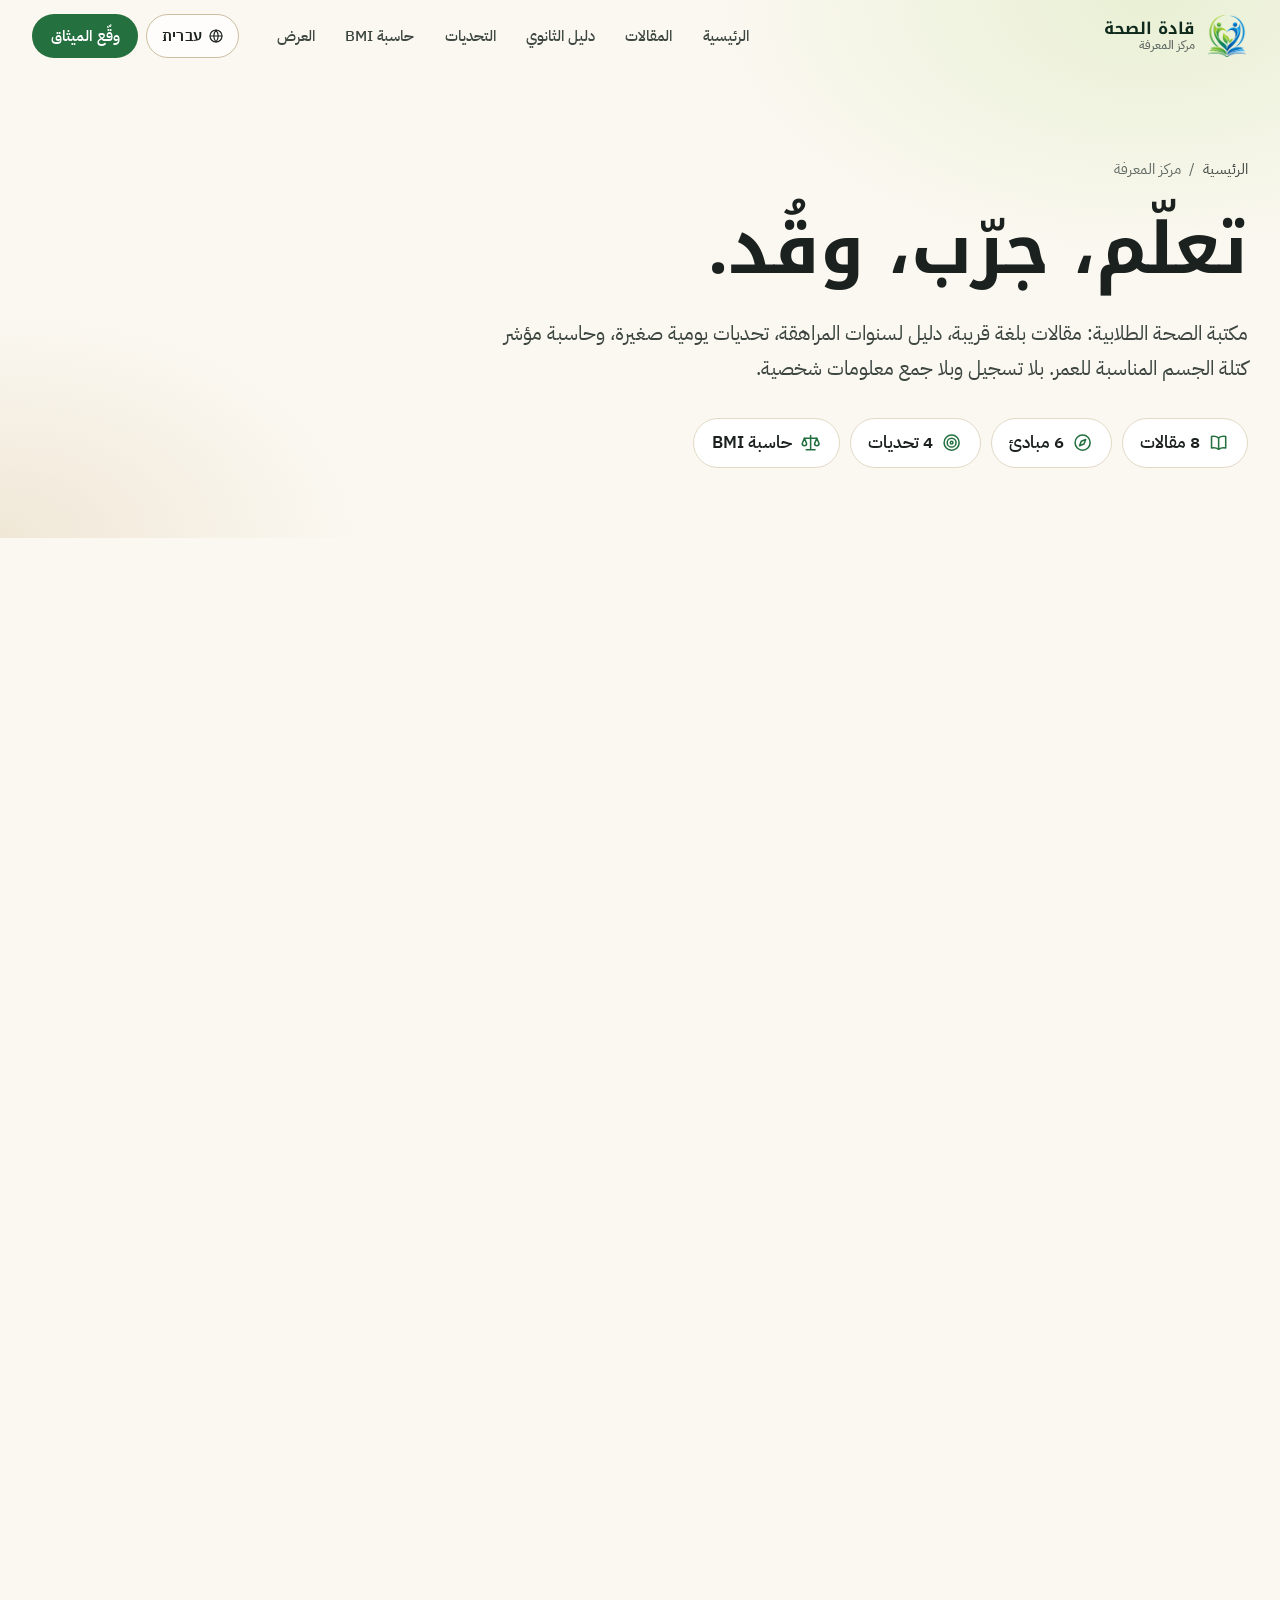
<file: learn.html>
<!DOCTYPE html>
<html lang="ar" dir="rtl">
<head>
  <meta charset="UTF-8">
  <meta name="viewport" content="width=device-width, initial-scale=1, viewport-fit=cover">
  <title data-he="מרכז הידע | מנהיגי בריאות">مركز المعرفة الصحية | قادة الصحة</title>
  <meta name="description" content="مقالات صحية، دليل لطلاب الثانوي، تحديات صحية يومية، وحاسبة مؤشر كتلة الجسم المناسبة للعمر — من مبادرة قادة الصحة في أورط أبو ربيعة." data-he-content="מאמרי בריאות, מדריך לתלמידי תיכון, אתגרי בריאות יומיים ומחשבון BMI המותאם לגיל — מבית מנהיגי בריאות באורט אבו רביעה.">
  <meta name="theme-color" content="#0f2a1d">
  <link rel="canonical" href="https://aamergamal318-source.github.io/SehaNoor/learn.html">
  <meta property="og:type" content="website">
  <meta property="og:title" content="مركز المعرفة الصحية | מרכז הידע — قادة الصحة">
  <meta property="og:description" content="مقالات، تحديات يومية، وحاسبة BMI للمراهقين. מאמרים, אתגרים יומיים ומחשבון BMI לבני נוער.">
  <meta property="og:url" content="https://aamergamal318-source.github.io/SehaNoor/learn.html">
  <meta property="og:image" content="https://aamergamal318-source.github.io/SehaNoor/assets/img/og-image.jpg">
  <meta name="twitter:card" content="summary_large_image">
  <link rel="icon" type="image/png" href="assets/img/favicon-64.png">
  <link rel="apple-touch-icon" href="assets/img/apple-touch-icon.png">
  <script>!function(d){d.documentElement.classList.add("js");try{var l=new URLSearchParams(location.search).get("lang")||localStorage.getItem("ortbari_lang");if(l==="he"){d.documentElement.lang="he";d.documentElement.classList.add("i18n-pending")}}catch(e){}}(document)</script>
  <link rel="preconnect" href="https://fonts.googleapis.com">
  <link rel="preconnect" href="https://fonts.gstatic.com" crossorigin>
  <link rel="stylesheet" href="https://fonts.googleapis.com/css2?family=IBM+Plex+Sans+Arabic:wght@400;600;700&family=IBM+Plex+Sans+Hebrew:wght@400;600;700&family=Noto+Kufi+Arabic:wght@700;800&family=Rubik:wght@600;800&display=swap">
  <link rel="stylesheet" href="assets/css/tokens.css">
  <link rel="stylesheet" href="assets/css/base.css">
  <link rel="stylesheet" href="assets/css/learn.css">
</head>
<body class="page-learn has-dock">

  <a class="skip-link" href="#main" data-he="דילוג לתוכן הראשי">انتقل إلى المحتوى الرئيسي</a>
  <div class="scroll-progress" aria-hidden="true"></div>

  <header class="site-header">
    <div class="container container--wide header-inner">
      <a class="brand" href="./" aria-label="قادة الصحة – الصفحة الرئيسية" data-he-aria-label="מנהיגי בריאות – דף הבית">
        <img class="brand__mark" src="assets/img/mark-96.png" srcset="assets/img/mark-96.png 1x, assets/img/mark-192.png 2x" width="42" height="42" alt="">
        <span class="brand__text">
          <span class="brand__name" data-he="מנהיגי בריאות">قادة الصحة</span>
          <span class="brand__sub" data-he="מרכז הידע">مركز المعرفة</span>
        </span>
      </a>
      <nav class="main-nav" id="mainNav" aria-label="التنقل الرئيسي" data-he-aria-label="ניווט ראשי">
        <ul class="main-nav__list">
          <li><a class="main-nav__link" href="./" data-he="דף הבית">الرئيسية</a></li>
          <li><a class="main-nav__link" href="#articles" data-he="מאמרים">المقالات</a></li>
          <li><a class="main-nav__link" href="#teens" data-he="מדריך לתיכון">دليل الثانوي</a></li>
          <li><a class="main-nav__link" href="#challenges" data-he="אתגרים">التحديات</a></li>
          <li><a class="main-nav__link" href="#bmi" data-he="מחשבון BMI">حاسبة BMI</a></li>
          <li><a class="main-nav__link" href="presentation.html" data-he="מצגת">العرض</a></li>
        </ul>
      </nav>
      <div class="header-actions">
        <button class="lang-toggle" type="button" data-lang-toggle aria-label="التبديل إلى العبرية">
          <svg class="icon" aria-hidden="true"><use href="assets/img/icons.svg#globe"/></svg>
          <span data-lang-label lang="he">עברית</span>
        </button>
        <a class="btn btn--primary btn--sm header-cta" href="pledge.html" data-he="חתמו על האמנה">وقّع الميثاق</a>
        <button class="menu-btn" type="button" aria-expanded="false" aria-controls="mainNav" aria-label="فتح القائمة" data-he-aria-label="פתיחת התפריט">
          <span class="menu-btn__bars" aria-hidden="true"></span>
        </button>
      </div>
    </div>
  </header>

  <main id="main">
    <!-- ================================================================ HERO -->
    <section class="page-hero learn-hero">
      <div class="container">
        <nav class="breadcrumb" aria-label="مسار التنقل" data-he-aria-label="פירורי לחם">
          <a href="./" data-he="דף הבית">الرئيسية</a><span aria-hidden="true">/</span><span aria-current="page" data-he="מרכז הידע">مركز المعرفة</span>
        </nav>
        <h1 data-he="ללמוד, לנסות, להוביל.">تعلّم، جرّب، وقُد.</h1>
        <p class="lede" data-he="ספריית הבריאות של התלמידים: מאמרים בגובה העיניים, מדריך לגיל ההתבגרות, אתגרים יומיים קטנים ומחשבון BMI שמתאים לגיל. ללא הרשמה וללא איסוף מידע אישי.">مكتبة الصحة الطلابية: مقالات بلغة قريبة، دليل لسنوات المراهقة، تحديات يومية صغيرة، وحاسبة مؤشر كتلة الجسم المناسبة للعمر. بلا تسجيل وبلا جمع معلومات شخصية.</p>
        <ul class="learn-hero__jump" role="list">
          <li><a href="#articles"><svg class="icon" aria-hidden="true"><use href="assets/img/icons.svg#book"/></svg><span data-he="8 מאמרים">8 مقالات</span></a></li>
          <li><a href="#teens"><svg class="icon" aria-hidden="true"><use href="assets/img/icons.svg#compass"/></svg><span data-he="6 עקרונות">6 مبادئ</span></a></li>
          <li><a href="#challenges"><svg class="icon" aria-hidden="true"><use href="assets/img/icons.svg#target"/></svg><span data-he="4 אתגרים">4 تحديات</span></a></li>
          <li><a href="#bmi"><svg class="icon" aria-hidden="true"><use href="assets/img/icons.svg#scale"/></svg><span data-he="מחשבון BMI">حاسبة BMI</span></a></li>
        </ul>
      </div>
    </section>

    <!-- ================================================================ ARTICLES -->
    <section class="section section--tight" id="articles" aria-labelledby="artTitle">
      <div class="container">
        <div class="lib-head">
          <div class="section-head">
            <p class="eyebrow" data-he="ספריית מאמרים">مكتبة المقالات</p>
            <h2 id="artTitle" data-he="קרא, למד, והיה שגריר בריאות חכם יותר">اقرأ، تعلّم، وكن سفيراً صحياً أكثر وعياً</h2>
          </div>
          <div class="lib-filters" role="group" aria-label="تصفية المقالات" data-he-aria-label="סינון מאמרים">
            <button class="chip" type="button" data-art-filter="all" aria-pressed="true" data-he="הכול">الكل</button>
            <button class="chip" type="button" data-art-filter="nutrition" aria-pressed="false" data-he="תזונה ומים">تغذية وماء</button>
            <button class="chip" type="button" data-art-filter="body" aria-pressed="false" data-he="תנועה ושינה">حركة ونوم</button>
            <button class="chip" type="button" data-art-filter="prevention" aria-pressed="false" data-he="מניעה">وقاية</button>
            <button class="chip" type="button" data-art-filter="digital" aria-pressed="false" data-he="רווחה דיגיטלית">رفاه رقمي</button>
          </div>
        </div>

        <ul class="lib" role="list" data-stagger>
          <li class="lib__item lib__item--feature reveal" data-cat="nutrition">
            <a class="art-card" href="articles/food.html">
              <span class="art-card__cover art-card__cover--photo">
                <img src="assets/img/food-display-1280.webp" srcset="assets/img/food-display-640.webp 640w, assets/img/food-display-1280.webp 1280w" sizes="(max-width: 768px) 100vw, 50vw" width="1280" height="853" loading="lazy" decoding="async" alt="">
              </span>
              <span class="art-card__body">
                <span class="art-card__meta"><span class="tag" data-he="תזונה">تغذية</span><span class="art-card__time"><svg class="icon" aria-hidden="true"><use href="assets/img/icons.svg#clock"/></svg><span data-he="6 דקות קריאה">6 دقائق قراءة</span></span></span>
                <span class="art-card__title" data-he="תזונה בריאה בחברה הבדואית">الغذاء الصحي في المجتمع البدوي</span>
                <span class="art-card__sub" data-he="המטבח הבדואי המסורתי — אוצר בריאותי שעוד לא גילינו">المطبخ البدوي التقليدي — كنز صحي لم نستكشفه بعد</span>
                <span class="art-card__cta"><span data-he="לקריאה">اقرأ المقال</span><svg class="icon" aria-hidden="true"><use href="assets/img/icons.svg#arrow"/></svg></span>
              </span>
            </a>
          </li>
          <li class="lib__item reveal" data-cat="nutrition">
            <a class="art-card" href="articles/water.html">
              <span class="art-card__cover art-card__cover--sky"><svg class="icon" aria-hidden="true"><use href="assets/img/icons.svg#water"/></svg></span>
              <span class="art-card__body">
                <span class="art-card__meta"><span class="tag tag--sky" data-he="מים">ماء</span><span class="art-card__time"><svg class="icon" aria-hidden="true"><use href="assets/img/icons.svg#clock"/></svg><span data-he="5 דקות קריאה">5 دقائق قراءة</span></span></span>
                <span class="art-card__title" data-he="מים — חיים בנגב">الماء — الحياة في قلب النقب</span>
                <span class="art-card__sub" data-he="הידרציה נכונה באקלים מדברי">الترطيب الصحيح في المناخ الصحراوي</span>
              </span>
            </a>
          </li>
          <li class="lib__item reveal" data-cat="body">
            <a class="art-card" href="articles/activity.html">
              <span class="art-card__cover art-card__cover--photo">
                <img src="assets/img/exercise-equipment-640.webp" width="640" height="427" loading="lazy" decoding="async" alt="">
              </span>
              <span class="art-card__body">
                <span class="art-card__meta"><span class="tag tag--terra" data-he="תנועה">حركة</span><span class="art-card__time"><svg class="icon" aria-hidden="true"><use href="assets/img/icons.svg#clock"/></svg><span data-he="6 דקות קריאה">6 دقائق قراءة</span></span></span>
                <span class="art-card__title" data-he="זוז! — פעילות גופנית לבריאות">تحرَّك! — النشاط البدني للصحة</span>
                <span class="art-card__sub" data-he="תנועה היא תרופה — המדע מאשר">الحركة دواء — العلم يؤكد</span>
              </span>
            </a>
          </li>
          <li class="lib__item reveal" data-cat="nutrition">
            <a class="art-card" href="articles/snacks.html">
              <span class="art-card__cover art-card__cover--photo">
                <img src="assets/img/food-platter-640.webp" width="640" height="427" loading="lazy" decoding="async" alt="">
              </span>
              <span class="art-card__body">
                <span class="art-card__meta"><span class="tag" data-he="תזונה">تغذية</span><span class="art-card__time"><svg class="icon" aria-hidden="true"><use href="assets/img/icons.svg#clock"/></svg><span data-he="5 דקות קריאה">5 دقائق قراءة</span></span></span>
                <span class="art-card__title" data-he="חטיפים בריאים לקיץ מושלם">وجبات خفيفة صحية لصيف رائع</span>
                <span class="art-card__sub" data-he="בחירות חכמות שנותנות אנרגיה ומגנות על הבריאות">اختيارات ذكية تعطيك الطاقة وتحمي صحتك</span>
              </span>
            </a>
          </li>
          <li class="lib__item reveal" data-cat="body">
            <a class="art-card" href="articles/sleep.html">
              <span class="art-card__cover art-card__cover--night"><svg class="icon" aria-hidden="true"><use href="assets/img/icons.svg#moon"/></svg></span>
              <span class="art-card__body">
                <span class="art-card__meta"><span class="tag tag--night" data-he="שינה">نوم</span><span class="art-card__time"><svg class="icon" aria-hidden="true"><use href="assets/img/icons.svg#clock"/></svg><span data-he="7 דקות קריאה">7 دقائق قراءة</span></span></span>
                <span class="art-card__title" data-he="שינה בריאה — שליש חייך מעצב את כל חייך">النوم الصحي — ثلث حياتك يصنع كل حياتك</span>
                <span class="art-card__sub" data-he="מדע השינה: מה קורה למוח שלך בלילה?">علم النوم: ماذا يحدث لعقلك أثناء النوم؟</span>
              </span>
            </a>
          </li>
          <li class="lib__item reveal" data-cat="prevention">
            <a class="art-card" href="articles/sun.html">
              <span class="art-card__cover art-card__cover--sun"><svg class="icon" aria-hidden="true"><use href="assets/img/icons.svg#sun"/></svg></span>
              <span class="art-card__body">
                <span class="art-card__meta"><span class="tag tag--sun" data-he="מניעה">وقاية</span><span class="art-card__time"><svg class="icon" aria-hidden="true"><use href="assets/img/icons.svg#clock"/></svg><span data-he="5 דקות קריאה">5 دقائق قراءة</span></span></span>
                <span class="art-card__title" data-he="הגנה חכמה מהשמש">الحماية الذكية من أشعة الشمس</span>
                <span class="art-card__sub" data-he="המדריך שלך ליציאה בטוחה החוצה">دليلك للاستمتاع بالخارج بأمان</span>
              </span>
            </a>
          </li>
          <li class="lib__item reveal" data-cat="prevention">
            <a class="art-card" href="articles/hygiene.html">
              <span class="art-card__cover art-card__cover--teal"><svg class="icon" aria-hidden="true"><use href="assets/img/icons.svg#hand"/></svg></span>
              <span class="art-card__body">
                <span class="art-card__meta"><span class="tag tag--teal" data-he="מניעה">وقاية</span><span class="art-card__time"><svg class="icon" aria-hidden="true"><use href="assets/img/icons.svg#clock"/></svg><span data-he="6 דקות קריאה">6 دقائق قراءة</span></span></span>
                <span class="art-card__title" data-he="היגיינה אישית — השריון שלך נגד מחלות">النظافة الشخصية — درعك ضد الأمراض</span>
                <span class="art-card__sub" data-he="שטיפת ידיים נכונה לפי ארגון הבריאות העולמי">غسل اليدين الصحيح حسب منظمة الصحة العالمية</span>
              </span>
            </a>
          </li>
          <li class="lib__item reveal" data-cat="digital">
            <a class="art-card" href="articles/screen.html">
              <span class="art-card__cover art-card__cover--rose"><svg class="icon" aria-hidden="true"><use href="assets/img/icons.svg#screen"/></svg></span>
              <span class="art-card__body">
                <span class="art-card__meta"><span class="tag tag--rose" data-he="רווחה דיגיטלית">رفاه رقمي</span><span class="art-card__time"><svg class="icon" aria-hidden="true"><use href="assets/img/icons.svg#clock"/></svg><span data-he="7 דקות קריאה">7 دقائق قراءة</span></span></span>
                <span class="art-card__title" data-he="מסכים ובריאות — איזון בעידן הדיגיטלי">الشاشات والصحة — التوازن في العصر الرقمي</span>
                <span class="art-card__sub" data-he="איך משתמשים במסכים בלי שהם ישתמשו בנו?">كيف نستخدم الشاشات دون أن تستخدمنا؟</span>
              </span>
            </a>
          </li>
        </ul>
      </div>
    </section>

    <!-- ================================================================ TEENS -->
    <section class="section section--sand" id="teens" aria-labelledby="teensTitle">
      <div class="container">
        <div class="section-head">
          <p class="eyebrow" data-he="בריאות בגיל ההתבגרות">صحة طالب الثانوي</p>
          <h2 id="teensTitle" data-he="שישה עקרונות לבריאות טובה בשנות התיכון">ستة مبادئ لصحة جيدة في سنوات الثانوي</h2>
          <p class="lede" data-he="ההרגלים שנבנים בגיל ההתבגרות מלווים אותנו שנים רבות. פתחו כל עיקרון כדי לקרוא צעדים מעשיים.">العادات التي تتكوّن في سنوات المراهقة ترافقنا سنوات طويلة. افتحوا كل مبدأ لقراءة خطوات عملية.</p>
        </div>

        <div class="principles" data-stagger>
          <details class="principle reveal" open>
            <summary>
              <span class="principle__icon"><svg class="icon" aria-hidden="true"><use href="assets/img/icons.svg#brain"/></svg></span>
              <span class="principle__title" data-he="ניהול לחץ בתקופת מבחנים">إدارة التوتر وقت الامتحانات</span>
              <svg class="icon principle__chev" aria-hidden="true"><use href="assets/img/icons.svg#chev-down"/></svg>
            </summary>
            <ul>
              <li data-he="למדו בפרקי ריכוז קצרים (למשל 25–45 דקות) עם הפסקה של 5 דקות — עדיף על שעות רצופות ללא עצירה.">ادرس على فترات تركيز قصيرة (مثلاً 25–45 دقيقة) مع استراحة 5 دقائق — أفضل من ساعات متواصلة بلا توقف.</li>
              <li data-he="נשימה איטית: שאיפה 4 שניות, עצירה 4 שניות, נשיפה 6 שניות. חזרו כמה פעמים כדי להירגע.">تنفّس ببطء: شهيق 4 ثوانٍ، احبس 4 ثوانٍ، زفير 6 ثوانٍ. كرّر عدة مرات لتهدأ.</li>
              <li data-he="תנועה קצרה לפני הלמידה — הליכה או מתיחות — עוזרת לרבים להתרכז.">حركة قصيرة قبل المذاكرة — مشي أو تمدّد — تساعد كثيرين على التركيز.</li>
            </ul>
          </details>
          <details class="principle reveal">
            <summary>
              <span class="principle__icon"><svg class="icon" aria-hidden="true"><use href="assets/img/icons.svg#moon"/></svg></span>
              <span class="principle__title" data-he="שינה ולמידה — הצמד המנצח">النوم والتعلّم — الثنائي الرابح</span>
              <svg class="icon principle__chev" aria-hidden="true"><use href="assets/img/icons.svg#chev-down"/></svg>
            </summary>
            <ul>
              <li data-he="בני נוער בגילאי 13–18 צריכים 8–10 שעות שינה בלילה. פחות מכך פוגע בזיכרון ובריכוז.">المراهق بين 13 و18 سنة يحتاج 8–10 ساعات نوم في الليلة. أقل من ذلك يُضعف الذاكرة والتركيز.</li>
              <li data-he="כבו מסכים כשעה לפני השינה — מסכים בשעות הלילה מעכבים את ההירדמות.">أطفئ الشاشات قبل النوم بساعة تقريباً — الشاشات ليلاً تؤخّر النعاس.</li>
              <li data-he="במהלך השינה המוח מארגן את מה שלמדתם — שינה טובה היא חלק מהלמידה.">أثناء النوم يرتّب الدماغ ما تعلّمته — النوم الجيد جزء من المذاكرة.</li>
            </ul>
          </details>
          <details class="principle reveal">
            <summary>
              <span class="principle__icon"><svg class="icon" aria-hidden="true"><use href="assets/img/icons.svg#screen"/></svg></span>
              <span class="principle__title" data-he="שימוש בריא במסכים">الاستخدام الصحي للشاشات</span>
              <svg class="icon principle__chev" aria-hidden="true"><use href="assets/img/icons.svg#chev-down"/></svg>
            </summary>
            <ul>
              <li data-he="כלל 20-20-20: כל 20 דקות מול מסך — הביטו 20 שניות על משהו שנמצא במרחק כ-6 מטרים.">قاعدة 20-20-20: كل 20 دقيقة أمام الشاشة — انظر 20 ثانية إلى شيء يبعد نحو 6 أمتار.</li>
              <li data-he="קבעו לעצמכם גבול יומי לרשתות החברתיות והשתמשו בכלי זמן המסך שבטלפון.">ضع لنفسك حداً يومياً لوسائل التواصل، واستعن بأداة «وقت الشاشة» في هاتفك.</li>
              <li data-he="השאירו את הטלפון מחוץ לחדר השינה — שינה עמוקה ורציפה יותר.">اترك هاتفك خارج غرفة النوم — نوم أعمق وأكثر استمراراً.</li>
            </ul>
          </details>
          <details class="principle reveal">
            <summary>
              <span class="principle__icon"><svg class="icon" aria-hidden="true"><use href="assets/img/icons.svg#bowl"/></svg></span>
              <span class="principle__title" data-he="תזונה לתלמיד עמוס">تغذية الطالب المشغول</span>
              <svg class="icon principle__chev" aria-hidden="true"><use href="assets/img/icons.svg#chev-down"/></svg>
            </summary>
            <ul>
              <li data-he="אל תוותרו על ארוחת בוקר — היא נותנת אנרגיה לשעות הלימוד הראשונות.">لا تتخطَّ الإفطار — إنه يمنحك الطاقة لساعات الدراسة الأولى.</li>
              <li data-he="הכינו חטיפים בריאים לבית הספר: פירות, אגוזים, זיתים — ושתו מים לאורך כל היום, יותר בחום ובפעילות.">حضّر وجبات خفيفة صحية للمدرسة: فواكه، مكسّرات، زيتون — واشرب الماء طوال اليوم، أكثر في الحر وعند الرياضة.</li>
              <li data-he="משקאות אנרגיה עמוסים בקפאין ובסוכר ומפריעים לשינה — הם אינם מומלצים לבני נוער.">مشروبات الطاقة غنية بالكافيين والسكر وتُعيق النوم — وهي غير موصى بها للمراهقين.</li>
            </ul>
          </details>
          <details class="principle reveal">
            <summary>
              <span class="principle__icon"><svg class="icon" aria-hidden="true"><use href="assets/img/icons.svg#move"/></svg></span>
              <span class="principle__title" data-he="60 דקות תנועה ביום">60 دقيقة نشاط يومياً</span>
              <svg class="icon principle__chev" aria-hidden="true"><use href="assets/img/icons.svg#chev-down"/></svg>
            </summary>
            <ul>
              <li data-he="ארגון הבריאות העולמי ממליץ על 60 דקות בממוצע ביום של פעילות מתונה עד עצימה לגילאי 5–17.">توصي منظمة الصحة العالمية بمتوسط 60 دقيقة يومياً من النشاط المعتدل إلى المكثّف لعمر 5–17 سنة.</li>
              <li data-he="אפשר לחלק: 20 דקות בבוקר, 20 בהפסקה ו-20 אחר הצהריים.">يمكن التقسيم: 20 دقيقة صباحاً، 20 في الفسحة، و20 بعد الظهر.</li>
              <li data-he="גם הליכה לבית הספר נחשבת — כל צעד חשוב.">حتى المشي إلى المدرسة يُحسب — كل خطوة مهمة.</li>
            </ul>
          </details>
          <details class="principle reveal">
            <summary>
              <span class="principle__icon"><svg class="icon" aria-hidden="true"><use href="assets/img/icons.svg#heart"/></svg></span>
              <span class="principle__title" data-he="כבוד לגוף ולחץ חברתי">احترام الجسم والضغط الاجتماعي</span>
              <svg class="icon principle__chev" aria-hidden="true"><use href="assets/img/icons.svg#chev-down"/></svg>
            </summary>
            <ul>
              <li data-he="אין גוף «מושלם» — גופים שונים זה מזה, ובגיל ההתבגרות הם גדלים בקצב שונה. השוואה לרשתות פוגעת בדימוי העצמי.">لا يوجد جسم «مثالي» — الأجسام مختلفة، وفي المراهقة تنمو بسرعات مختلفة. المقارنة بالشبكات تُضرّ بصورتك الذاتية.</li>
              <li data-he="«לא, תודה» הוא משפט שלם — אפשר לבחור מתוך רצון, לא מתוך לחץ חברתי.">«لا، شكراً» جملة كاملة — اختر برغبتك، لا تحت الضغط الاجتماعي.</li>
              <li data-he="אם מרגישים לחץ נפשי, פנו למחנך/ת, ליועץ/ת בית הספר או להורים. לבקש עזרה — זה אומץ.">إذا شعرت بضغط نفسي، تحدّث مع معلمك أو المرشد/ة في المدرسة أو أهلك. طلب المساعدة شجاعة.</li>
            </ul>
          </details>
        </div>
      </div>
    </section>

    <!-- ================================================================ CHALLENGES -->
    <section class="section" id="challenges" aria-labelledby="chTitle">
      <div class="container">
        <div class="ch-head">
          <div class="section-head">
            <p class="eyebrow" data-he="אתגרי בריאות">تحديات صحية</p>
            <h2 id="chTitle" data-he="ארבעה אתגרים קטנים. כל יום מחדש.">أربعة تحديات صغيرة. كل يوم من جديد.</h2>
            <p class="lede" data-he="סמנו מה הצלחתם היום. ההתקדמות נשמרת רק בדפדפן שלכם — בלי חשבון, בלי שם, ושום דבר לא נשלח.">سجّلوا ما أنجزتموه اليوم. التقدّم يُحفظ في متصفحكم فقط — بلا حساب، بلا اسم، ولا يُرسل أي شيء.</p>
          </div>
          <div class="ch-summary" aria-live="polite">
            <span class="ch-summary__ring" style="--p:0" data-ch-ring>
              <span class="num" data-ch-done>0</span><span class="ch-summary__of">/4</span>
            </span>
            <span class="ch-summary__text">
              <strong data-he="אתגרים הושלמו היום">تحديات مكتملة اليوم</strong>
              <span class="ch-summary__streak"><svg class="icon" aria-hidden="true"><use href="assets/img/icons.svg#flame"/></svg><span data-ch-streak-text></span></span>
            </span>
          </div>
        </div>

        <div class="challenges" data-challenges>
          <!-- Water -->
          <article class="challenge challenge--water" data-ch="water">
            <header class="challenge__head">
              <span class="challenge__icon"><svg class="icon" aria-hidden="true"><use href="assets/img/icons.svg#water"/></svg></span>
              <div>
                <h3 data-he="אתגר המים">تحدي الماء</h3>
                <p data-he="יעד מוצע: 8 כוסות. יותר בחום ובפעילות.">هدف مقترح: 8 أكواب. أكثر في الحر وعند الرياضة.</p>
              </div>
              <span class="challenge__check" aria-hidden="true"><svg class="icon"><use href="assets/img/icons.svg#check"/></svg></span>
            </header>
            <div class="glasses" role="group" aria-label="أكواب الماء اليوم" data-he-aria-label="כוסות המים היום" data-glasses></div>
            <p class="challenge__status num" data-status></p>
          </article>

          <!-- Movement -->
          <article class="challenge challenge--move" data-ch="move">
            <header class="challenge__head">
              <span class="challenge__icon"><svg class="icon" aria-hidden="true"><use href="assets/img/icons.svg#move"/></svg></span>
              <div>
                <h3 data-he="אתגר התנועה">تحدي الحركة</h3>
                <p data-he="יעד היום: 60 דקות, אפשר בחלקים.">هدف اليوم: 60 دقيقة، ويمكن على دفعات.</p>
              </div>
              <span class="challenge__check" aria-hidden="true"><svg class="icon"><use href="assets/img/icons.svg#check"/></svg></span>
            </header>
            <div class="move-meter">
              <div class="move-meter__bar" role="progressbar" aria-valuemin="0" aria-valuemax="60" aria-valuenow="0" aria-label="دقائق الحركة اليوم" data-he-aria-label="דקות תנועה היום" data-move-bar><span></span></div>
              <div class="move-meter__btns">
                <button class="chip" type="button" data-move="-10" aria-label="إنقاص 10 دقائق" data-he-aria-label="הורדת 10 דקות">−10</button>
                <button class="chip" type="button" data-move="10" aria-label="إضافة 10 دقائق" data-he-aria-label="הוספת 10 דקות">+10</button>
                <button class="chip" type="button" data-move="20" aria-label="إضافة 20 دقيقة" data-he-aria-label="הוספת 20 דקות">+20</button>
              </div>
            </div>
            <p class="challenge__status num" data-status></p>
          </article>

          <!-- Food -->
          <article class="challenge challenge--food" data-ch="food">
            <header class="challenge__head">
              <span class="challenge__icon"><svg class="icon" aria-hidden="true"><use href="assets/img/icons.svg#apple"/></svg></span>
              <div>
                <h3 data-he="אתגר הבחירות">تحدي الاختيارات</h3>
                <p data-he="סמנו לפחות 3 בחירות בריאות היום.">اختاروا 3 خيارات صحية على الأقل اليوم.</p>
              </div>
              <span class="challenge__check" aria-hidden="true"><svg class="icon"><use href="assets/img/icons.svg#check"/></svg></span>
            </header>
            <ul class="checklist" role="list" data-goal="3">
              <li><label><input type="checkbox" value="breakfast"><span data-he="אכלתי ארוחת בוקר">تناولتُ الإفطار</span></label></li>
              <li><label><input type="checkbox" value="veg"><span data-he="ירקות באחת הארוחות">خضار في إحدى الوجبات</span></label></li>
              <li><label><input type="checkbox" value="fruit"><span data-he="פרי אחד לפחות">فاكهة واحدة على الأقل</span></label></li>
              <li><label><input type="checkbox" value="nosugar"><span data-he="מים במקום משקה ממותק">ماء بدل مشروب محلّى</span></label></li>
              <li><label><input type="checkbox" value="family"><span data-he="ארוחה משותפת עם המשפחה">وجبة مع العائلة</span></label></li>
            </ul>
            <p class="challenge__status num" data-status></p>
          </article>

          <!-- Screen -->
          <article class="challenge challenge--screen" data-ch="screen">
            <header class="challenge__head">
              <span class="challenge__icon"><svg class="icon" aria-hidden="true"><use href="assets/img/icons.svg#screen"/></svg></span>
              <div>
                <h3 data-he="אתגר המסכים">تحدي الشاشات</h3>
                <p data-he="סמנו לפחות 2 הרגלים מאוזנים היום.">اختاروا عادتين متوازنتين على الأقل اليوم.</p>
              </div>
              <span class="challenge__check" aria-hidden="true"><svg class="icon"><use href="assets/img/icons.svg#check"/></svg></span>
            </header>
            <ul class="checklist" role="list" data-goal="2">
              <li><label><input type="checkbox" value="nobed"><span data-he="הטלפון מחוץ לחדר השינה">الهاتف خارج غرفة النوم</span></label></li>
              <li><label><input type="checkbox" value="hour"><span data-he="שעה בלי מסך לפני השינה">ساعة بلا شاشة قبل النوم</span></label></li>
              <li><label><input type="checkbox" value="meal"><span data-he="ארוחה בלי טלפון">وجبة بلا هاتف</span></label></li>
              <li><label><input type="checkbox" value="outside"><span data-he="זמן בחוץ במקום גלילה">وقت في الخارج بدل التصفّح</span></label></li>
            </ul>
            <p class="challenge__status num" data-status></p>
          </article>
        </div>

        <div class="week" aria-labelledby="weekTitle">
          <h3 id="weekTitle" class="week__title" data-he="השבוע שלי">أسبوعي</h3>
          <ol class="week__days" role="list" data-week></ol>
          <div class="week__foot">
            <p class="week__privacy"><svg class="icon" aria-hidden="true"><use href="assets/img/icons.svg#lock"/></svg><span data-he="המידע נשמר במכשיר הזה בלבד.">البيانات محفوظة على هذا الجهاز فقط.</span></p>
            <p class="week__privacy"><svg class="icon" aria-hidden="true"><use href="assets/img/icons.svg#info"/></svg><span data-he="היעדים כלליים לבני נוער בריאים. מי שיש לו מצב רפואי מיוחד — ימשיך לפי הנחיות הרופא.">الأهداف عامة للمراهقين الأصحاء. من لديه وضع صحي خاص يتّبع توجيهات طبيبه.</span></p>
            <button class="btn btn--ghost btn--sm" type="button" data-ch-reset>
              <svg class="icon" aria-hidden="true"><use href="assets/img/icons.svg#refresh"/></svg>
              <span data-he="מחיקת הנתונים שלי">مسح بياناتي</span>
            </button>
          </div>
        </div>
      </div>
    </section>

    <!-- ================================================================ BMI -->
    <section class="section section--sand" id="bmi" aria-labelledby="bmiTitle">
      <div class="container">
        <div class="bmi">
          <div class="bmi__intro">
            <p class="eyebrow" data-he="מחשבון BMI">مؤشر كتلة الجسم</p>
            <h2 id="bmiTitle" data-he="מחשבון BMI שמבין שאתם עדיין גדלים">حاسبة BMI تفهم أنكم ما زلتم تنمون</h2>
            <p class="lede" data-he="מתחת לגיל 20 אין משמעות למספר BMI לבדו. לכן המחשבון משווה אותו לבני נוער באותו גיל ומין, לפי עקומות הגדילה המקובלות של ה-CDC.">تحت سن العشرين، رقم BMI وحده لا يعني الكثير. لذلك تقارنه الحاسبة بمن هم في نفس العمر والجنس، وفق منحنيات النمو المرجعية الصادرة عن CDC.</p>
            <ul class="bmi__facts" role="list">
              <li><svg class="icon" aria-hidden="true"><use href="assets/img/icons.svg#lock"/></svg><span data-he="החישוב מתבצע במכשיר שלכם. שום נתון לא נשמר או נשלח.">الحساب يتم على جهازكم. لا تُحفظ أي بيانات ولا تُرسل.</span></li>
              <li><svg class="icon" aria-hidden="true"><use href="assets/img/icons.svg#info"/></svg><span data-he="BMI הוא כלי סינון ולא אבחנה. הוא אינו מבדיל בין שריר לשומן.">BMI أداة فحص أولي وليس تشخيصاً. ولا يميّز بين العضل والدهون.</span></li>
              <li><svg class="icon" aria-hidden="true"><use href="assets/img/icons.svg#heart"/></svg><span data-he="שאלות על גדילה ומשקל? אחות בית הספר או רופא/ת המשפחה הם הכתובת.">أسئلة عن النمو والوزن؟ ممرضة المدرسة أو طبيب/ة العائلة هم العنوان.</span></li>
            </ul>
          </div>

          <div class="bmi__card">
            <form class="bmi__form" data-bmi-form novalidate>
              <div class="bmi__row">
                <div class="field">
                  <label class="field__label" for="bmiAge" data-he="גיל (שנים)">العمر (سنوات)</label>
                  <input class="input num" id="bmiAge" name="age" type="number" inputmode="numeric" min="5" max="120" step="1" required placeholder="16" autocomplete="off">
                </div>
                <div class="field">
                  <label class="field__label" for="bmiMonths" data-he="חודשים (רשות)">أشهر (اختياري)</label>
                  <select class="input num" id="bmiMonths" name="months">
                    <option value="0">0</option><option value="1">1</option><option value="2">2</option><option value="3">3</option>
                    <option value="4">4</option><option value="5">5</option><option value="6">6</option><option value="7">7</option>
                    <option value="8">8</option><option value="9">9</option><option value="10">10</option><option value="11">11</option>
                  </select>
                </div>
              </div>
              <fieldset class="field bmi__sex">
                <legend class="field__label" data-he="מין (נדרש מתחת לגיל 20)">الجنس (مطلوب تحت سن 20)</legend>
                <div class="segmented">
                  <input type="radio" id="sexM" name="sex" value="m" checked><label for="sexM" data-he="זכר">ذكر</label>
                  <input type="radio" id="sexF" name="sex" value="f"><label for="sexF" data-he="נקבה">أنثى</label>
                </div>
              </fieldset>
              <div class="bmi__row">
                <div class="field">
                  <label class="field__label" for="bmiHeight" data-he='גובה (ס"מ)'>الطول (سم)</label>
                  <input class="input num" id="bmiHeight" name="height" type="number" inputmode="decimal" min="80" max="230" step="0.1" required placeholder="165" autocomplete="off">
                </div>
                <div class="field">
                  <label class="field__label" for="bmiWeight" data-he='משקל (ק"ג)'>الوزن (كغ)</label>
                  <input class="input num" id="bmiWeight" name="weight" type="number" inputmode="decimal" min="15" max="250" step="0.1" required placeholder="55" autocomplete="off">
                </div>
              </div>
              <p class="field__error" data-bmi-error role="alert" hidden></p>
              <div class="bmi__actions">
                <button class="btn btn--primary" type="submit"><span data-he="חישוב">احسب</span></button>
                <button class="btn btn--ghost" type="reset" data-bmi-reset hidden><span data-he="ניקוי">مسح</span></button>
              </div>
            </form>

            <div class="bmi__result" data-bmi-result hidden tabindex="-1" aria-live="polite"></div>
          </div>
        </div>
        <p class="bmi__source">
          <span data-he="מקור הנתונים:">مصدر البيانات:</span>
          <a href="https://www.cdc.gov/growthcharts/cdc-data-files.htm" target="_blank" class="ltr">CDC 2000 BMI-for-age (LMS)</a>
          · <span data-he="למבוגרים מגיל 20: הסיווג של ארגון הבריאות העולמי.">للبالغين من سن 20: تصنيف منظمة الصحة العالمية.</span>
        </p>
      </div>
    </section>
  </main>

  <footer class="site-footer on-dark">
    <div class="container">
      <div class="footer-top">
        <div class="footer-brand">
          <div class="footer-logos">
            <span class="footer-logo-pill"><img src="assets/img/logo-320.webp" width="160" height="160" alt="شعار قادة الصحة" data-he-alt="הלוגו של מנהיגי בריאות" loading="lazy" class="footer-logo-mark"></span>
            <span class="footer-logo-pill"><img src="assets/img/school-360.webp" width="360" height="97" alt="شعار المدرسة الشاملة أورط أبو ربيعة – كسيفة" data-he-alt="הלוגו של בית הספר המקיף אורט אבו רביעה – כסיפה" loading="lazy"></span>
          </div>
          <p class="footer-tagline" data-he="כשתלמידים מובילים שינוי, בריאות הופכת לתרבות.">عندما يقود الطلاب التغيير، تتحوّل الصحة إلى ثقافة.</p>
        </div>
        <div class="footer-col">
          <h2 data-he="באתר">في الموقع</h2>
          <ul>
            <li><a href="./" data-he="דף הבית">الرئيسية</a></li>
            <li><a href="presentation.html" data-he="מצגת לוועדה">عرض اللجنة</a></li>
            <li><a href="pledge.html" data-he="אמנת התלמידים">ميثاق الطلاب</a></li>
            <li><a href="signatories.html" data-he="לוח הכבוד">لوحة الشرف</a></li>
          </ul>
        </div>
        <div class="footer-col">
          <h2 data-he="חשוב לדעת">مهم أن تعرفوا</h2>
          <p data-he="התוכן באתר נועד ללמידה ואינו מחליף ייעוץ רפואי. בכל שאלה אישית פנו לאחות בית הספר או לרופא/ת המשפחה.">المحتوى في الموقع للتعلّم ولا يغني عن الاستشارة الطبية. لأي سؤال شخصي توجّهوا إلى ممرضة المدرسة أو طبيب/ة العائلة.</p>
        </div>
      </div>
      <div class="footer-bottom">
        <span>© <span class="num" data-year>2026</span> <span data-he="בית הספר המקיף אורט אבו רביעה – כסיפה">المدرسة الشاملة أورط أبو ربيعة – كسيفة</span></span>
        <span data-he="מיזם «מנהיגי בריאות בנגב» במסגרת אורט בריא">مشروع «قادة الصحة في النقب» في إطار أورط صحي</span>
      </div>
      <a class="footer-archive" href="https://aamergamal318-source.github.io/SehaNoor-Archive/" target="_blank" rel="noopener noreferrer">
        <svg class="icon" aria-hidden="true"><use href="assets/img/icons.svg#clock"/></svg>
        <span class="footer-archive__text">
          <strong data-he="לצפייה בגרסה הקודמת של האתר">تصفح النسخة السابقة من الموقع</strong>
          <span data-he="ניתן לחזור ולעיין בעיצוב הקודם של האתר.">يمكنك العودة للاطلاع على التصميم السابق للموقع.</span>
        </span>
        <svg class="icon footer-archive__ext" aria-hidden="true"><use href="assets/img/icons.svg#external"/></svg>
        <span class="visually-hidden" data-he="(נפתח בלשונית חדשה)">(يفتح في نافذة جديدة)</span>
      </a>
    </div>
  </footer>

  <nav class="dock" aria-label="تنقل سريع" data-he-aria-label="ניווט מהיר">
    <a href="#articles"><svg class="icon" aria-hidden="true"><use href="assets/img/icons.svg#book"/></svg><span data-he="מאמרים">المقالات</span></a>
    <a href="#challenges"><svg class="icon" aria-hidden="true"><use href="assets/img/icons.svg#target"/></svg><span data-he="אתגרים">التحديات</span></a>
    <a href="#bmi"><svg class="icon" aria-hidden="true"><use href="assets/img/icons.svg#scale"/></svg><span data-he="BMI">BMI</span></a>
    <a class="dock__cta" href="./"><svg class="icon" aria-hidden="true"><use href="assets/img/icons.svg#home"/></svg><span data-he="הבית">الرئيسية</span></a>
  </nav>

  <script src="assets/js/i18n.js"></script>
  <script src="assets/js/site.js"></script>
  <script src="assets/js/cdc-bmi-lms.js"></script>
  <script src="assets/js/bmi.js"></script>
  <script src="assets/js/learn.js"></script>
</body>
</html>
</file>
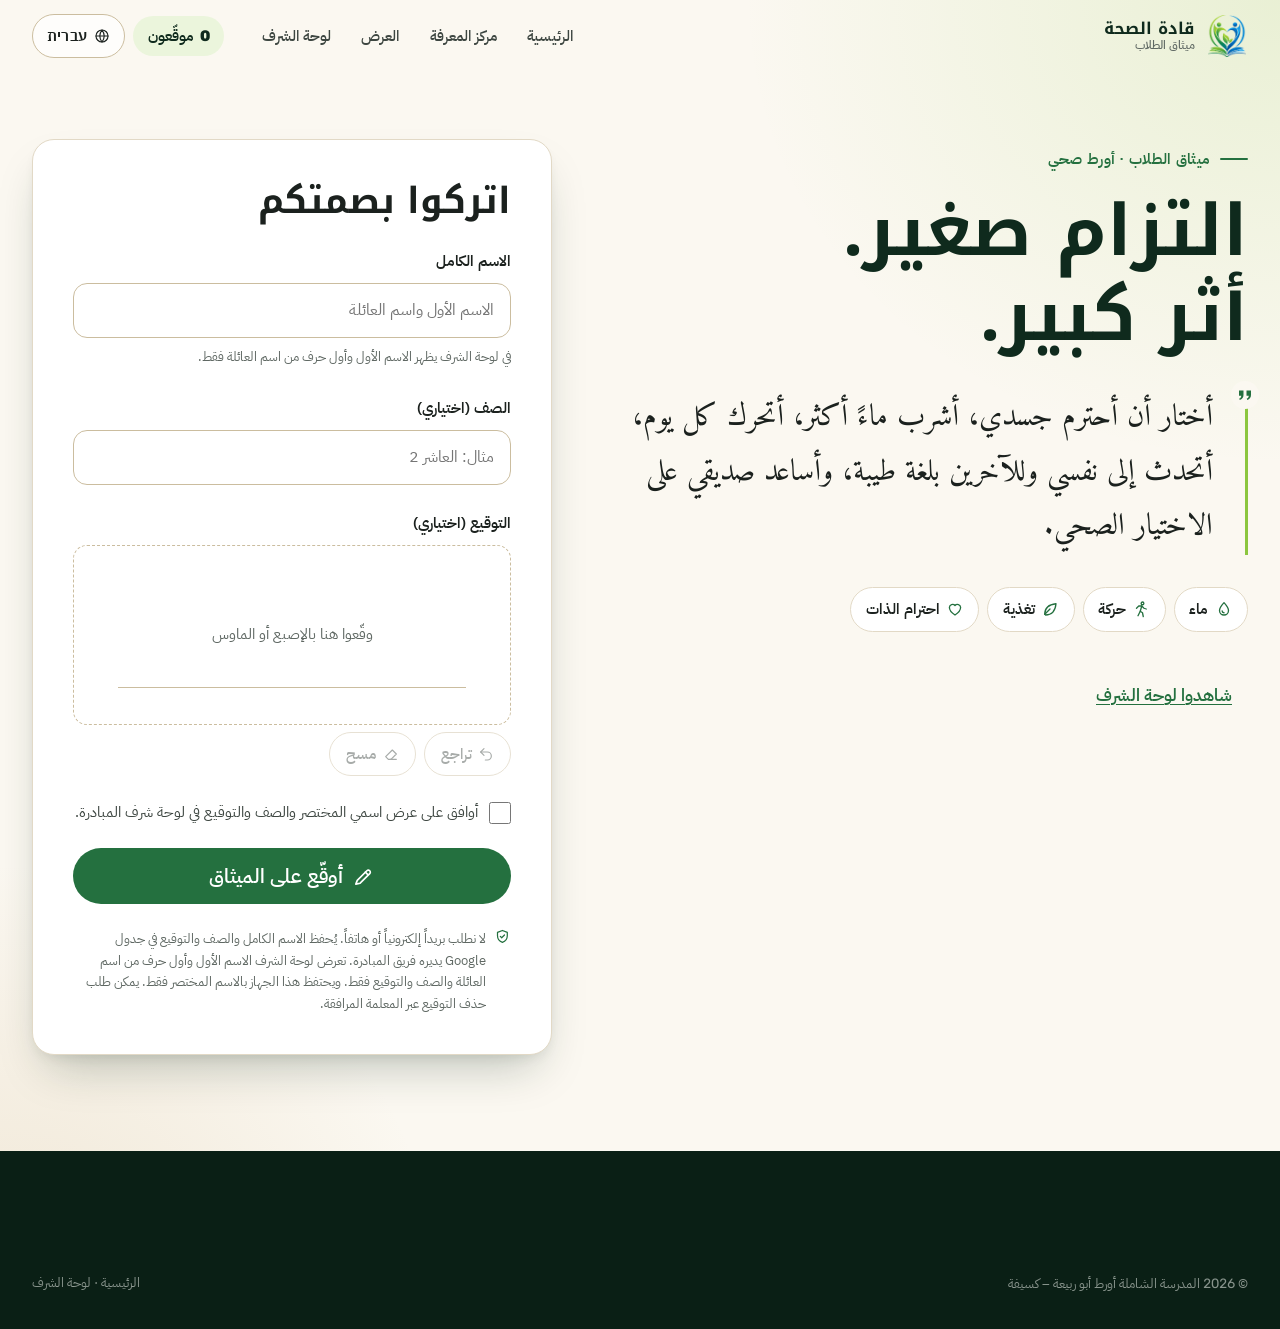
<file: pledge.html>
<!DOCTYPE html>
<html lang="ar" dir="rtl">
<head>
  <meta charset="UTF-8">
  <meta name="viewport" content="width=device-width, initial-scale=1, viewport-fit=cover">
  <title data-he="אמנת הבריאות | מנהיגי בריאות">ميثاق الصحة | قادة الصحة</title>
  <meta name="description" content="ميثاق الصحة الطلابي في أورط أبو ربيعة: التزام صغير بالماء والحركة والتغذية واحترام الذات. وقّعوا وانضموا إلى مجتمع قادة الصحة." data-he-content="אמנת הבריאות של תלמידי אורט אבו רביעה: התחייבות קטנה למים, תנועה, תזונה וכבוד עצמי. חתמו והצטרפו לקהילת מנהיגי הבריאות.">
  <meta name="theme-color" content="#0f2a1d">
  <link rel="canonical" href="https://aamergamal318-source.github.io/SehaNoor/pledge.html">
  <meta property="og:type" content="website">
  <meta property="og:title" content="ميثاق الصحة | אמנת הבריאות — قادة الصحة">
  <meta property="og:description" content="التزام صغير. أثر كبير. התחייבות קטנה. השפעה גדולה.">
  <meta property="og:url" content="https://aamergamal318-source.github.io/SehaNoor/pledge.html">
  <meta property="og:image" content="https://aamergamal318-source.github.io/SehaNoor/assets/img/og-image.jpg">
  <meta name="twitter:card" content="summary_large_image">
  <link rel="icon" type="image/png" href="assets/img/favicon-64.png">
  <link rel="apple-touch-icon" href="assets/img/apple-touch-icon.png">
  <script>!function(d){d.documentElement.classList.add("js");try{var l=new URLSearchParams(location.search).get("lang")||localStorage.getItem("ortbari_lang");if(l==="he"){d.documentElement.lang="he";d.documentElement.classList.add("i18n-pending")}}catch(e){}}(document)</script>
  <link rel="preconnect" href="https://fonts.googleapis.com">
  <link rel="preconnect" href="https://fonts.gstatic.com" crossorigin>
  <link rel="stylesheet" href="https://fonts.googleapis.com/css2?family=IBM+Plex+Sans+Arabic:wght@400;600;700&family=IBM+Plex+Sans+Hebrew:wght@400;600;700&family=Noto+Kufi+Arabic:wght@700;800&family=Rubik:wght@600;800&family=Amiri&family=Frank+Ruhl+Libre:wght@500&display=swap">
  <link rel="stylesheet" href="assets/css/tokens.css">
  <link rel="stylesheet" href="assets/css/base.css">
  <link rel="stylesheet" href="assets/css/pledge.css">
</head>
<body class="page-pledge">

  <a class="skip-link" href="#pledgeForm" data-he="דילוג לטופס">انتقل إلى النموذج</a>

  <header class="site-header is-scrolled">
    <div class="container container--wide header-inner">
      <a class="brand" href="./" aria-label="قادة الصحة – الصفحة الرئيسية" data-he-aria-label="מנהיגי בריאות – דף הבית">
        <img class="brand__mark" src="assets/img/mark-96.png" srcset="assets/img/mark-96.png 1x, assets/img/mark-192.png 2x" width="42" height="42" alt="">
        <span class="brand__text">
          <span class="brand__name" data-he="מנהיגי בריאות">قادة الصحة</span>
          <span class="brand__sub" data-he="אמנת התלמידים">ميثاق الطلاب</span>
        </span>
      </a>
      <nav class="main-nav" id="mainNav" aria-label="التنقل الرئيسي" data-he-aria-label="ניווט ראשי">
        <ul class="main-nav__list">
          <li><a class="main-nav__link" href="./" data-he="דף הבית">الرئيسية</a></li>
          <li><a class="main-nav__link" href="learn.html" data-he="מרכז הידע">مركز المعرفة</a></li>
          <li><a class="main-nav__link" href="presentation.html" data-he="מצגת">العرض</a></li>
          <li><a class="main-nav__link" href="signatories.html" data-he="לוח הכבוד">لوحة الشرف</a></li>
        </ul>
      </nav>
      <div class="header-actions">
        <a class="count-pill" href="signatories.html">
          <span class="num" data-pledge-count>—</span>
          <span data-he="חתומים">موقّعون</span>
        </a>
        <button class="lang-toggle" type="button" data-lang-toggle aria-label="التبديل إلى العبرية">
          <svg class="icon" aria-hidden="true"><use href="assets/img/icons.svg#globe"/></svg>
          <span data-lang-label lang="he">עברית</span>
        </button>
        <button class="menu-btn" type="button" aria-expanded="false" aria-controls="mainNav" aria-label="فتح القائمة" data-he-aria-label="פתיחת התפריט">
          <span class="menu-btn__bars" aria-hidden="true"></span>
        </button>
      </div>
    </div>
  </header>

  <main id="main" class="pledge">
    <div class="container pledge__grid">

      <!-- The oath -->
      <section class="oath" aria-labelledby="oathTitle">
        <p class="eyebrow" data-he="אמנת התלמידים · אורט בריא">ميثاق الطلاب · أورط صحي</p>
        <h1 id="oathTitle" class="oath__title" data-he="התחייבות קטנה. השפעה גדולה.">التزام صغير. أثر كبير.</h1>
        <blockquote class="oath__text">
          <svg class="icon oath__quote" aria-hidden="true"><use href="assets/img/icons.svg#quote"/></svg>
          <p data-he="אני בוחר/ת לכבד את הגוף שלי, לשתות יותר מים, לזוז בכל יום, לדבר לעצמי ולאחרים בשפה טובה, ולעזור לחבר/ה לבחור בריא.">أختار أن أحترم جسدي، أشرب ماءً أكثر، أتحرك كل يوم، أتحدث إلى نفسي وللآخرين بلغة طيبة، وأساعد صديقي على الاختيار الصحي.</p>
        </blockquote>
        <ul class="oath__pillars" role="list">
          <li><svg class="icon" aria-hidden="true"><use href="assets/img/icons.svg#water"/></svg><span data-he="מים">ماء</span></li>
          <li><svg class="icon" aria-hidden="true"><use href="assets/img/icons.svg#move"/></svg><span data-he="תנועה">حركة</span></li>
          <li><svg class="icon" aria-hidden="true"><use href="assets/img/icons.svg#leaf"/></svg><span data-he="תזונה">تغذية</span></li>
          <li><svg class="icon" aria-hidden="true"><use href="assets/img/icons.svg#heart"/></svg><span data-he="כבוד עצמי">احترام الذات</span></li>
        </ul>
        <div class="oath__wall">
          <div class="oath__avatars" aria-hidden="true" data-recent></div>
          <p><a href="signatories.html" data-he="צפו בלוח הכבוד">شاهدوا لوحة الشرف</a></p>
        </div>
      </section>

      <!-- The form -->
      <section class="sign" aria-labelledby="signTitle">
        <div class="sign__card" data-state="form">
          <form class="sign__form" id="pledgeForm" novalidate>
            <h2 id="signTitle" class="sign__title" data-he="השאירו את החותם שלכם">اتركوا بصمتكم</h2>

            <div class="field">
              <label class="field__label" for="pledgeName" data-he="שם מלא">الاسم الكامل</label>
              <input class="input" id="pledgeName" name="name" type="text" autocomplete="name" maxlength="60" required aria-describedby="nameHint nameErr"
                     placeholder="الاسم الأول واسم العائلة" data-he-placeholder="שם פרטי ושם משפחה">
              <span class="field__hint" id="nameHint" data-he="בלוח הכבוד יוצגו רק השם הפרטי והאות הראשונה של שם המשפחה.">في لوحة الشرف يظهر الاسم الأول وأول حرف من اسم العائلة فقط.</span>
              <span class="field__error" id="nameErr" hidden data-he="נא להזין שם באותיות בלבד (2–40 תווים).">يرجى إدخال الاسم بالأحرف فقط (من 2 إلى 40 حرفاً).</span>
            </div>

            <div class="field">
              <label class="field__label" for="pledgeClass" data-he="כיתה (רשות)">الصف (اختياري)</label>
              <input class="input" id="pledgeClass" name="classroom" type="text" maxlength="24" autocomplete="off"
                     placeholder="مثال: العاشر 2" data-he-placeholder='לדוגמה: י"א 2' aria-describedby="classErr">
              <span class="field__error" id="classErr" hidden data-he="אותיות ומספרים בלבד (עד 20 תווים).">أحرف وأرقام فقط (حتى 20 خانة).</span>
            </div>

            <!-- honeypot: invisible to people, tempting to bots -->
            <div class="hp" aria-hidden="true">
              <label for="pledgeWebsite">Website</label>
              <input id="pledgeWebsite" name="website" type="text" tabindex="-1" autocomplete="off">
            </div>

            <div class="field">
              <span class="field__label" id="sigLabel" data-he="חתימה (רשות)">التوقيع (اختياري)</span>
              <div class="sigpad" data-sigpad>
                <canvas class="sigpad__canvas" role="img" aria-labelledby="sigLabel" aria-describedby="sigHint"></canvas>
                <span class="sigpad__hint" id="sigHint" data-he="חתמו כאן באצבע או בעכבר">وقّعوا هنا بالإصبع أو الماوس</span>
                <span class="sigpad__line" aria-hidden="true"></span>
              </div>
              <div class="sigpad__tools">
                <button class="chip" type="button" data-sig-undo disabled>
                  <svg class="icon" aria-hidden="true"><use href="assets/img/icons.svg#undo"/></svg><span data-he="ביטול">تراجع</span>
                </button>
                <button class="chip" type="button" data-sig-clear disabled>
                  <svg class="icon" aria-hidden="true"><use href="assets/img/icons.svg#eraser"/></svg><span data-he="ניקוי">مسح</span>
                </button>
              </div>
            </div>

            <label class="consent">
              <input type="checkbox" name="consent" id="pledgeConsent" required aria-describedby="consentErr">
              <span data-he="אני מסכים/ה שהשם המקוצר, הכיתה והחתימה יוצגו בלוח הכבוד של היוזמה.">أوافق على عرض اسمي المختصر والصف والتوقيع في لوحة شرف المبادرة.</span>
            </label>
            <span class="field__error" id="consentErr" hidden data-he="יש לאשר כדי לחתום.">يجب الموافقة للتوقيع.</span>

            <p class="field__error" id="rateErr" role="alert" hidden></p>

            <button class="btn btn--primary btn--block sign__submit" type="submit">
              <svg class="icon" aria-hidden="true"><use href="assets/img/icons.svg#pen"/></svg>
              <span data-he="אני חותם/ת על האמנה">أوقّع على الميثاق</span>
            </button>

            <p class="sign__privacy">
              <svg class="icon" aria-hidden="true"><use href="assets/img/icons.svg#shield"/></svg>
              <span data-he="איננו מבקשים אימייל או טלפון. השם המלא, הכיתה והחתימה נשמרים בגיליון Google שמנהל צוות היוזמה. בלוח הכבוד מוצגים רק השם הפרטי, האות הראשונה של שם המשפחה, הכיתה והחתימה. המכשיר הזה שומר רק את השם המקוצר. אפשר לבקש להסיר חתימה דרך המורה המלווה.">لا نطلب بريداً إلكترونياً أو هاتفاً. يُحفظ الاسم الكامل والصف والتوقيع في جدول Google يديره فريق المبادرة. تعرض لوحة الشرف الاسم الأول وأول حرف من اسم العائلة والصف والتوقيع فقط. ويحتفظ هذا الجهاز بالاسم المختصر فقط. يمكن طلب حذف التوقيع عبر المعلمة المرافقة.</span>
            </p>
          </form>

          <div class="sign__success" data-success hidden tabindex="-1" aria-labelledby="okTitle">
            <svg class="success__mark" viewBox="0 0 80 80" aria-hidden="true">
              <circle cx="40" cy="40" r="36"/>
              <path d="M24 41l11 11 21-23"/>
            </svg>
            <h2 id="okTitle" data-he="תודה! הצטרפתם לתנועה.">شكراً! انضممتم إلى الحركة.</h2>
            <p data-he="מהיום אתם חלק מקהילת מנהיגי הבריאות של אורט אבו רביעה. בחירה קטנה אחת ביום — זה כל הסוד.">من اليوم أنتم جزء من مجتمع قادة الصحة في أورط أبو ربيعة. خيار صغير واحد كل يوم — هذا كل السر.</p>
            <div class="success__actions">
              <a class="btn btn--primary" href="signatories.html">
                <svg class="icon" aria-hidden="true"><use href="assets/img/icons.svg#trophy"/></svg>
                <span data-he="ללוח הכבוד">إلى لوحة الشرف</span>
              </a>
              <a class="btn btn--ghost" href="learn.html#challenges">
                <svg class="icon" aria-hidden="true"><use href="assets/img/icons.svg#target"/></svg>
                <span data-he="לאתגר הראשון">إلى التحدي الأول</span>
              </a>
            </div>
            <button class="link-arrow success__again" type="button" data-again>
              <span data-he="חתימה של חבר/ה נוסף/ת">توقيع صديق/ة آخر/ى</span>
            </button>
          </div>
        </div>
      </section>
    </div>
  </main>

  <footer class="site-footer site-footer--slim on-dark">
    <div class="container footer-bottom">
      <span>© <span class="num" data-year>2026</span> <span data-he="בית הספר המקיף אורט אבו רביעה – כסיפה">المدرسة الشاملة أورط أبو ربيعة – كسيفة</span></span>
      <span><a href="./" data-he="דף הבית">الرئيسية</a> · <a href="signatories.html" data-he="לוח הכבוד">لوحة الشرف</a></span>
    </div>
  </footer>

  <script src="assets/js/i18n.js"></script>
  <script src="assets/js/site.js"></script>
  <script src="assets/js/pledge-api.js"></script>
  <script src="assets/js/pledge.js"></script>
</body>
</html>
</file>
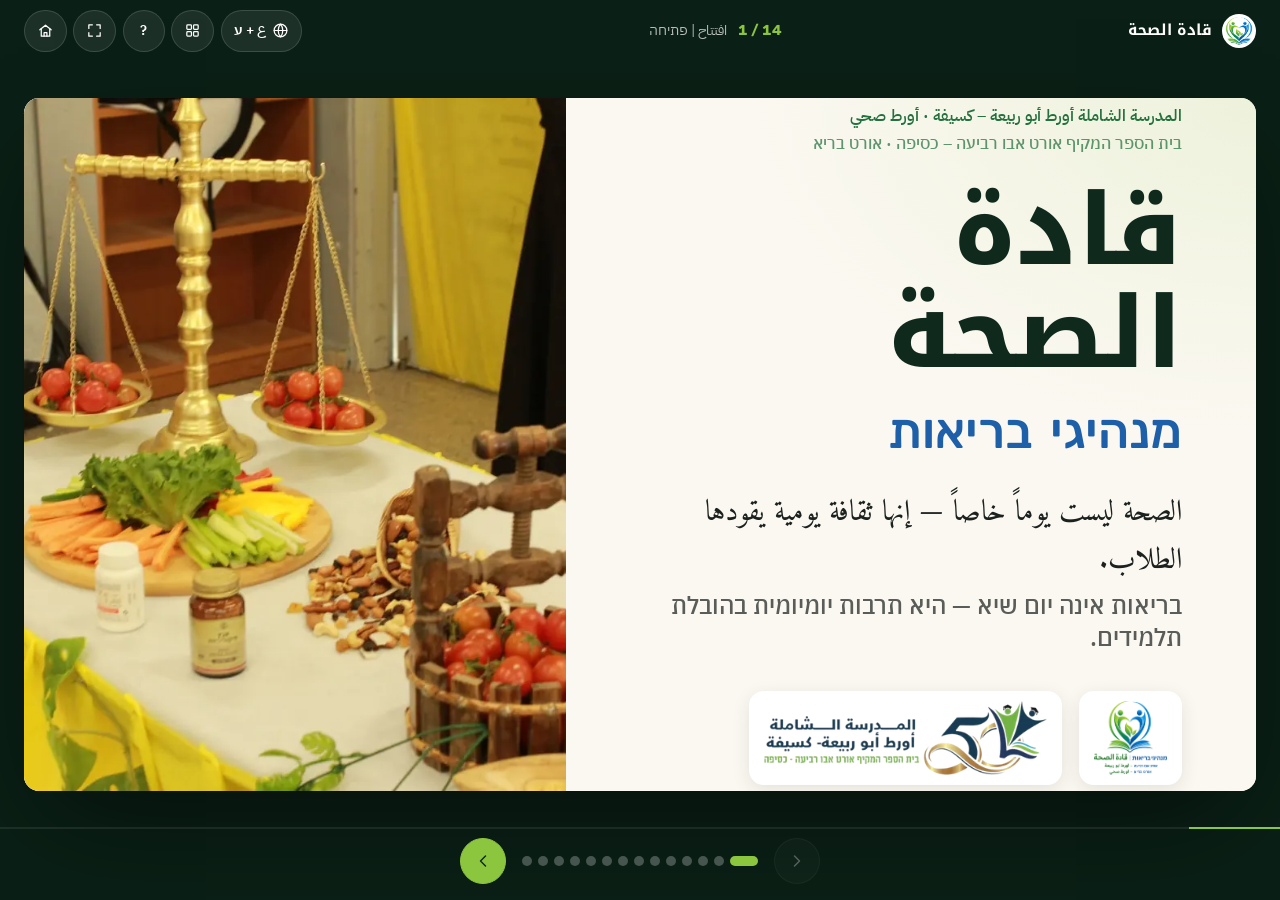
<file: presentation.html>
<!DOCTYPE html>
<html lang="ar" dir="rtl">
<head>
  <meta charset="UTF-8">
  <meta name="viewport" content="width=device-width, initial-scale=1, viewport-fit=cover">
  <title>قادة الصحة | מנהיגי בריאות — عرض اللجنة</title>
  <meta name="description" content="عرض تقديمي ثنائي اللغة لمبادرة قادة الصحة في المدرسة الشاملة أورط أبو ربيعة – كسيفة ضمن أورط صحي. מצגת דו-לשונית של יוזמת מנהיגי בריאות.">
  <meta name="theme-color" content="#0a1f15">
  <link rel="canonical" href="https://aamergamal318-source.github.io/SehaNoor/presentation.html">
  <meta property="og:type" content="website">
  <meta property="og:title" content="قادة الصحة | מנהיגי בריאות — عرض اللجنة">
  <meta property="og:description" content="عندما يقود الطلاب التغيير، تتحوّل الصحة إلى ثقافة. כשתלמידים מובילים שינוי, בריאות הופכת לתרבות.">
  <meta property="og:url" content="https://aamergamal318-source.github.io/SehaNoor/presentation.html">
  <meta property="og:image" content="https://aamergamal318-source.github.io/SehaNoor/assets/img/og-image.jpg">
  <meta name="twitter:card" content="summary_large_image">
  <link rel="icon" type="image/png" href="assets/img/favicon-64.png">
  <link rel="apple-touch-icon" href="assets/img/apple-touch-icon.png">
  <script>!function(d){d.documentElement.classList.add("js");try{var m=localStorage.getItem("sehanoor_deck_mode");if(m)d.documentElement.dataset.mode=m}catch(e){}}(document)</script>
  <link rel="preconnect" href="https://fonts.googleapis.com">
  <link rel="preconnect" href="https://fonts.gstatic.com" crossorigin>
  <link rel="stylesheet" href="https://fonts.googleapis.com/css2?family=IBM+Plex+Sans+Arabic:wght@400;600;700&family=IBM+Plex+Sans+Hebrew:wght@400;600;700&family=Noto+Kufi+Arabic:wght@700;800&family=Rubik:wght@600;800&family=Amiri&display=swap">
  <link rel="preload" as="image" href="assets/img/food-display-1280.webp">
  <link rel="stylesheet" href="assets/css/tokens.css">
  <link rel="stylesheet" href="assets/css/deck.css">
</head>
<body>
  <a class="deck-skip" href="#deckStage">انتقل إلى الشرائح | דילוג לשקופיות</a>
  <div class="deck" data-deck>

    <!-- ===================================================== TOP BAR -->
    <header class="deck-bar">
      <a class="deck-brand" href="./" aria-label="قادة الصحة – الموقع | מנהיגי בריאות – האתר">
        <img src="assets/img/mark-96.png" width="34" height="34" alt="">
        <span><span class="t-ar">قادة الصحة</span><span class="t-he" lang="he">מנהיגי בריאות</span></span>
      </a>
      <p class="deck-status" aria-live="polite">
        <span class="deck-count num" data-count-label>1 / 14</span>
        <span class="deck-title" data-title-label></span>
      </p>
      <div class="deck-tools">
        <button class="deck-btn" type="button" data-mode-btn aria-label="لغة العرض | שפת המצגת">
          <svg class="icon" aria-hidden="true"><use href="assets/img/icons.svg#globe"/></svg>
          <span data-mode-label>ع + ע</span>
        </button>
        <button class="deck-btn" type="button" data-overview-btn aria-label="كل الشرائح | כל השקופיות" aria-pressed="false">
          <svg class="icon" aria-hidden="true"><use href="assets/img/icons.svg#grid"/></svg>
        </button>
        <button class="deck-btn" type="button" data-help-btn aria-label="اختصارات لوحة المفاتيح | קיצורי מקלדת" aria-expanded="false" aria-controls="deckHelp">?</button>
        <button class="deck-btn" type="button" data-fs-btn aria-label="ملء الشاشة | מסך מלא">
          <svg class="icon" aria-hidden="true"><use href="assets/img/icons.svg#fullscreen"/></svg>
        </button>
        <a class="deck-btn" href="./" aria-label="الموقع | האתר">
          <svg class="icon" aria-hidden="true"><use href="assets/img/icons.svg#home"/></svg>
        </a>
      </div>
    </header>

    <!-- ===================================================== STAGE -->
    <main class="stage-wrap">
      <div class="stage" data-stage id="deckStage" tabindex="-1">

        <!-- 01 OPENING -->
        <section class="slide s-open" data-title="افتتاح | פתיחה">
          <div class="s-open__photo"><img src="assets/img/food-display-1280.webp" alt="طاولة التغذية في يوم الصحة المدرسي | שולחן התזונה ביום הבריאות"></div>
          <div class="s-open__text">
            <p class="kicker"><span class="t-ar">المدرسة الشاملة أورط أبو ربيعة – كسيفة · أورط صحي</span><span class="t-he" lang="he">בית הספר המקיף אורט אבו רביעה – כסיפה · אורט בריא</span></p>
            <h1 class="s-open__title"><span class="t-ar">قادة الصحة</span><span class="t-he" lang="he">מנהיגי בריאות</span></h1>
            <p class="thesis"><span class="t-ar">الصحة ليست يوماً خاصاً — إنها ثقافة يومية يقودها الطلاب.</span><span class="t-he" lang="he">בריאות אינה יום שיא — היא תרבות יומיומית בהובלת תלמידים.</span></p>
            <div class="s-open__logos">
              <span class="logo-pill"><img src="assets/img/logo-320.webp" alt="شعار قادة الصحة"></span>
              <span class="logo-pill"><img src="assets/img/school-360.webp" alt="شعار المدرسة الشاملة أورط أبو ربيعة"></span>
            </div>
          </div>
        </section>

        <!-- 02 IDEA -->
        <section class="slide s-split" data-title="الفكرة | הרעיון">
          <div class="col">
            <p class="eyebrow"><span class="t-ar">الفكرة في جملة</span><span class="t-he" lang="he">הרעיון במשפט</span></p>
            <h2><span class="t-ar">من معرفة صحية إلى سلوك يومي</span><span class="t-he" lang="he">ממידע בריאותי להתנהגות יומיומית</span></h2>
            <p class="lead"><span class="t-ar">المشروع لا يكتفي بشرح الصحة؛ بل يحوّلها إلى قرارات صغيرة حقيقية داخل اليوم المدرسي.</span><span class="t-he" lang="he">המיזם לא רק מסביר בריאות; הוא הופך אותה להחלטות קטנות ואמיתיות בתוך יום הלימודים.</span></p>
            <ul class="ticks">
              <li><span class="t-ar">اختيار صحي في وقت الفسحة</span><span class="t-he" lang="he">בחירה בריאה בזמן ההפסקה</span></li>
              <li><span class="t-ar">رسائل قصيرة بلغة الطلاب أنفسهم</span><span class="t-he" lang="he">מסרים קצרים בשפת התלמידים עצמם</span></li>
              <li><span class="t-ar">تجربة قابلة للتكرار والاستمرار</span><span class="t-he" lang="he">חוויה שאפשר לחזור עליה ולהמשיך בה</span></li>
            </ul>
          </div>
          <ol class="col steps3">
            <li><b class="num">1</b><strong><span class="t-ar">شعار</span><span class="t-he" lang="he">סיסמה</span></strong></li>
            <li><b class="num">2</b><strong><span class="t-ar">عادة</span><span class="t-he" lang="he">הרגל</span></strong></li>
            <li class="is-final"><b class="num">3</b><strong><span class="t-ar">ثقافة</span><span class="t-he" lang="he">תרבות</span></strong></li>
          </ol>
        </section>

        <!-- 03 NEED -->
        <section class="slide" data-title="الحاجة | הצורך">
          <header class="s-head">
            <p class="eyebrow"><span class="t-ar">التحدي والبديل</span><span class="t-he" lang="he">האתגר והחלופה</span></p>
            <h2><span class="t-ar">أربعة تحديات — وحلول حقيقية</span><span class="t-he" lang="he">ארבעה אתגרים — ופתרונות אמיתיים</span></h2>
          </header>
          <div class="grid4">
            <article class="pair"><svg class="icon" aria-hidden="true"><use href="assets/img/icons.svg#bottle"/></svg><h3><span class="t-ar">مشروبات محلّاة</span><span class="t-he" lang="he">משקאות ממותקים</span></h3><p class="pair__alt"><span class="t-ar">البديل: ماء وشاي أعشاب</span><span class="t-he" lang="he">חלופה: מים ותה צמחים</span></p></article>
            <article class="pair"><svg class="icon" aria-hidden="true"><use href="assets/img/icons.svg#move"/></svg><h3><span class="t-ar">قلة الحركة</span><span class="t-he" lang="he">מעט תנועה</span></h3><p class="pair__alt"><span class="t-ar">البديل: فسحة حركة يومية</span><span class="t-he" lang="he">חלופה: הפסקת תנועה יומית</span></p></article>
            <article class="pair"><svg class="icon" aria-hidden="true"><use href="assets/img/icons.svg#screen"/></svg><h3><span class="t-ar">ساعات الشاشة الطويلة</span><span class="t-he" lang="he">שעות מסך רבות</span></h3><p class="pair__alt"><span class="t-ar">البديل: نشاط وتواصل حقيقي</span><span class="t-he" lang="he">חלופה: פעילות וקשר אמיתי</span></p></article>
            <article class="pair"><svg class="icon" aria-hidden="true"><use href="assets/img/icons.svg#heart"/></svg><h3><span class="t-ar">خطاب سلبي عن الجسد</span><span class="t-he" lang="he">שיח שלילי על הגוף</span></h3><p class="pair__alt"><span class="t-ar">البديل: لغة إيجابية وصورة ذاتية سليمة</span><span class="t-he" lang="he">חלופה: שפה חיובית ודימוי עצמי בריא</span></p></article>
          </div>
        </section>

        <!-- 04 ORT BARI -->
        <section class="slide" data-title="أورط صحي | אורט בריא">
          <header class="s-head">
            <p class="eyebrow"><span class="t-ar">أورط صحي</span><span class="t-he" lang="he">אורט בריא</span></p>
            <h2><span class="t-ar">مشروعنا ينبثق من المحاور الرسمية</span><span class="t-he" lang="he">המיזם שלנו נובע מצירי התוכנית הרשמיים</span></h2>
          </header>
          <div class="grid3">
            <article class="axis axis--move"><strong class="axis__he" lang="he">להתעמל</strong><h3><span class="t-ar">نتحرك بذكاء</span><span class="t-he" lang="he">מתנועעים בחוכמה</span></h3><p><span class="t-ar">نشاط بدني ممتع وممكن داخل المدرسة يومياً: فسحة حركة ورياضة مبسّطة.</span><span class="t-he" lang="he">פעילות גופנית מהנה ואפשרית בבית הספר בכל יום: הפסקת תנועה וספורט פשוט.</span></p></article>
            <article class="axis axis--eat"><strong class="axis__he" lang="he">לאכול</strong><h3><span class="t-ar">نأكل بوعي</span><span class="t-he" lang="he">אוכלים במודעות</span></h3><p><span class="t-ar">اختيار غذائي واعٍ: طبق صحي، فاكهة الموسم، وقراءة الملصق الغذائي.</span><span class="t-he" lang="he">בחירה תזונתית מודעת: צלחת בריאה, פרי העונה וקריאת תווית המזון.</span></p></article>
            <article class="axis axis--love"><strong class="axis__he" lang="he">לאהוב</strong><h3><span class="t-ar">نحترم الجسد ونحبّه</span><span class="t-he" lang="he">מכבדים את הגוף ואוהבים אותו</span></h3><p><span class="t-ar">صورة ذاتية إيجابية ولغة صحية حول الجسم — بلا مقارنة، مع احترام التنوع.</span><span class="t-he" lang="he">דימוי עצמי חיובי ושפה בריאה סביב הגוף — בלי השוואות, עם כבוד לגיוון.</span></p></article>
          </div>
        </section>

        <!-- 05 SOLUTION -->
        <section class="slide" data-title="الحل | הפתרון">
          <header class="s-head s-head--center">
            <p class="eyebrow"><span class="t-ar">الحل</span><span class="t-he" lang="he">הפתרון</span></p>
            <h2><span class="t-ar">فريق طلابي يقود الصحة</span><span class="t-he" lang="he">צוות תלמידים שמוביל בריאות</span></h2>
            <p class="lead"><span class="t-ar">الطلاب ليسوا جمهوراً يتلقى التعليمات؛ هم من يشخّص، يخطّط، ينفّذ، ويقيس الأثر.</span><span class="t-he" lang="he">התלמידים אינם קהל שמקבל הוראות; הם ממפים, מתכננים, מבצעים ומודדים את ההשפעה.</span></p>
          </header>
          <ol class="flow">
            <li><b class="num">01</b><span class="t-ar">تشخيص</span><span class="t-he" lang="he">מיפוי צרכים</span></li>
            <li><b class="num">02</b><span class="t-ar">تخطيط</span><span class="t-he" lang="he">תכנון</span></li>
            <li><b class="num">03</b><span class="t-ar">قيادة وتنفيذ</span><span class="t-he" lang="he">הובלה וביצוע</span></li>
            <li><b class="num">04</b><span class="t-ar">قياس الأثر</span><span class="t-he" lang="he">מדידת השפעה</span></li>
          </ol>
        </section>

        <!-- 06 HABITS -->
        <section class="slide" data-title="المحاور | הצירים">
          <header class="s-head s-head--center">
            <p class="eyebrow"><span class="t-ar">محاور العمل</span><span class="t-he" lang="he">צירי פעולה</span></p>
            <h2><span class="t-ar">أربع عادات تصنع ثقافة صحية</span><span class="t-he" lang="he">ארבעה הרגלים שבונים תרבות בריאה</span></h2>
          </header>
          <div class="grid4 habits">
            <article class="habit h-water"><svg class="icon" aria-hidden="true"><use href="assets/img/icons.svg#water"/></svg><h3><span class="t-ar">شرب الماء</span><span class="t-he" lang="he">שתיית מים</span></h3></article>
            <article class="habit h-food"><svg class="icon" aria-hidden="true"><use href="assets/img/icons.svg#leaf"/></svg><h3><span class="t-ar">تغذية سليمة</span><span class="t-he" lang="he">תזונה נכונה</span></h3></article>
            <article class="habit h-move"><svg class="icon" aria-hidden="true"><use href="assets/img/icons.svg#move"/></svg><h3><span class="t-ar">حركة يومية</span><span class="t-he" lang="he">תנועה יומיומית</span></h3></article>
            <article class="habit h-self"><svg class="icon" aria-hidden="true"><use href="assets/img/icons.svg#heart"/></svg><h3><span class="t-ar">صورة ذاتية إيجابية</span><span class="t-he" lang="he">דימוי עצמי חיובי</span></h3></article>
          </div>
        </section>

        <!-- 07 LEADERSHIP -->
        <section class="slide s-dark s-split" data-title="القيادة | המנהיגות">
          <div class="col">
            <p class="eyebrow"><span class="t-ar">قيادة الطلاب</span><span class="t-he" lang="he">מנהיגות תלמידים</span></p>
            <h2><span class="t-ar">الطلاب محرّك المبادرة</span><span class="t-he" lang="he">התלמידים הם המנוע של היוזמה</span></h2>
            <p class="big-num"><span class="num">25</span><span><span class="t-ar">سفير صحة</span><span class="t-he" lang="he">שגרירי בריאות</span></span></p>
            <p class="mentor"><span><span class="t-ar">المرافقة التربوية: المعلمة نور جمل</span><span class="t-he" lang="he">ליווי חינוכי: המורה נור גמל</span></span></p>
          </div>
          <ul class="col roles">
            <li><svg class="icon" aria-hidden="true"><use href="assets/img/icons.svg#clipboard"/></svg><span><span class="t-ar">تشخيص احتياجات الصف والمدرسة</span><span class="t-he" lang="he">מיפוי צורכי הכיתה ובית הספר</span></span></li>
            <li><svg class="icon" aria-hidden="true"><use href="assets/img/icons.svg#megaphone"/></svg><span><span class="t-ar">قيادة حملات توعية صحية</span><span class="t-he" lang="he">הובלת קמפיינים להעלאת מודעות</span></span></li>
            <li><svg class="icon" aria-hidden="true"><use href="assets/img/icons.svg#target"/></svg><span><span class="t-ar">تنظيم محطات ونشاطات صحية</span><span class="t-he" lang="he">ארגון עמדות ופעילויות בריאות</span></span></li>
            <li><svg class="icon" aria-hidden="true"><use href="assets/img/icons.svg#chart"/></svg><span><span class="t-ar">متابعة وقياس أثر المبادرة</span><span class="t-he" lang="he">מעקב ומדידת השפעת היוזמה</span></span></li>
          </ul>
        </section>

        <!-- 08 FIELD -->
        <section class="slide" data-title="الميدان | השטח">
          <header class="s-head">
            <p class="eyebrow"><span class="t-ar">من الميدان</span><span class="t-he" lang="he">מהשטח</span></p>
            <h2><span class="t-ar">الأنشطة تجعل الصحة فعلاً لا كلاماً</span><span class="t-he" lang="he">הפעילויות הופכות בריאות לעשייה, לא לדיבור</span></h2>
          </header>
          <div class="photos">
            <figure><img src="assets/img/diabetes-station-640.webp" alt="محطة السكري | תחנת הסוכרת" loading="lazy"><figcaption><span class="t-ar">محطة السكري</span><span class="t-he" lang="he">תחנת סוכרת</span></figcaption></figure>
            <figure><img src="assets/img/food-platter-640.webp" alt="طبق خضروات | מגש ירקות" loading="lazy"><figcaption><span class="t-ar">طبق صحي</span><span class="t-he" lang="he">צלחת בריאה</span></figcaption></figure>
            <figure><img src="assets/img/tea-station-640.webp" alt="محطة الشاي الأخضر | תחנת התה הירוק" loading="lazy"><figcaption><span class="t-ar">محطة الشاي الأخضر</span><span class="t-he" lang="he">תחנת תה ירוק</span></figcaption></figure>
            <figure><img src="assets/img/exercise-equipment-640.webp" alt="أدوات النشاط البدني | ציוד לפעילות גופנית" loading="lazy"><figcaption><span class="t-ar">نشاط بدني</span><span class="t-he" lang="he">פעילות גופנית</span></figcaption></figure>
          </div>
        </section>

        <!-- 09 TIMELINE -->
        <section class="slide" data-title="المسار الزمني | ציר הזמן">
          <header class="s-head">
            <p class="eyebrow"><span class="t-ar">المسار الزمني — أحداث لها مصدر</span><span class="t-he" lang="he">ציר הזמן — אירועים עם מקור</span></p>
            <h2><span class="t-ar">من أساس متين إلى حركة طلابية</span><span class="t-he" lang="he">מבסיס יציב לתנועת תלמידים</span></h2>
          </header>
          <ol class="dtl">
            <li><b lang="he">תשפ"א</b><span class="num">2020–21</span><p><span class="t-ar">شهادة «مدرسة معزِّزة للصحة» ★★★</span><span class="t-he" lang="he">תעודת «בית ספר מקדם בריאות» ★★★</span></p></li>
            <li><b class="num">13.2</b><span class="num">2025</span><p><span class="t-ar">منشور المدرسة: يوم صحة في الثانوية</span><span class="t-he" lang="he">פרסום בית הספר: יום בריאות בתיכון</span></p></li>
            <li><b class="num">2025–26</b><span>&nbsp;</span><p><span class="t-ar">الانضمام إلى مسابقة أورط صحي</span><span class="t-he" lang="he">הצטרפות לתחרות אורט בריא</span></p></li>
            <li class="is-major"><b class="num">11.5</b><span class="num">2026</span><p><span class="t-ar">وصول صور يوم الصحة: التغذية، السكري، الشاي، الحركة</span><span class="t-he" lang="he">קבלת תמונות יום הבריאות: תזונה, סוכרת, תה, תנועה</span></p></li>
            <li><b class="num">12.5</b><span class="num">2026</span><p><span class="t-ar">إطلاق الموقع</span><span class="t-he" lang="he">השקת האתר</span></p></li>
            <li><b class="num">13.5</b><span class="num">2026</span><p><span class="t-ar">ملصقات التوعية، المقالات، حاسبة BMI</span><span class="t-he" lang="he">כרזות הסברה, מאמרים, מחשבון BMI</span></p></li>
            <li class="is-major"><b class="num">18.5</b><span class="num">2026</span><p><span class="t-ar">الميثاق الرقمي وأولى التوقيعات</span><span class="t-he" lang="he">האמנה הדיגיטלית והחתימות הראשונות</span></p></li>
            <li class="is-major"><b lang="he">תשפ"ו</b><span class="num">2025–26</span><p><span class="t-ar">شهادة اعتراف كمدرسة معزِّزة للصحة</span><span class="t-he" lang="he">תעודת הכרה כבית ספר מקדם בריאות</span></p></li>
          </ol>
        </section>

        <!-- 10 WEBSITE -->
        <section class="slide s-split" data-title="الموقع | האתר">
          <div class="col">
            <p class="eyebrow"><span class="t-ar">ذاكرة رقمية حية</span><span class="t-he" lang="he">זיכרון דיגיטלי חי</span></p>
            <h2><span class="t-ar">الموقع يوثّق ويشارك ويُلهم</span><span class="t-he" lang="he">האתר מתעד, משתף ומעורר השראה</span></h2>
            <ul class="ticks">
              <li><span class="t-ar">صور ونشاطات توثيقية من الميدان</span><span class="t-he" lang="he">תמונות ותיעוד פעילות מהשטח</span></li>
              <li><span class="t-ar">ثماني مقالات صحية، تحديات يومية وحاسبة BMI للمراهقين</span><span class="t-he" lang="he">שמונה מאמרי בריאות, אתגרים יומיים ומחשבון BMI לבני נוער</span></li>
              <li><span class="t-ar">ميثاق طلابي رقمي ولوحة شرف</span><span class="t-he" lang="he">אמנת תלמידים דיגיטלית ולוח כבוד</span></li>
              <li><span class="t-ar">بالعربية والعبرية، مفتوح للأهل والضيوف واللجنة</span><span class="t-he" lang="he">בערבית ובעברית, פתוח להורים, לאורחים ולוועדה</span></li>
            </ul>
          </div>
          <div class="col qr">
            <img src="assets/img/qr-site.svg" alt="رمز QR لموقع قادة الصحة | קוד QR לאתר">
            <span class="ltr num">aamergamal318-source.github.io/SehaNoor</span>
          </div>
        </section>

        <!-- 11 IMPACT -->
        <section class="slide s-dark" data-title="الأثر | ההשפעה">
          <header class="s-head s-head--center">
            <p class="eyebrow"><span class="t-ar">قياس الأثر</span><span class="t-he" lang="he">מדידת השפעה</span></p>
            <h2><span class="t-ar">أرقام تتحدث عن إنجاز حقيقي</span><span class="t-he" lang="he">מספרים שמספרים על הישג אמיתי</span></h2>
          </header>
          <div class="metrics">
            <article class="metric metric--hero"><span class="num" data-to="1000">1,000</span><span><span class="t-ar">المشاركون</span><span class="t-he" lang="he">משתתפים</span></span></article>
            <article class="metric"><span class="num" data-to="25">25</span><span><span class="t-ar">سفراء الصحة</span><span class="t-he" lang="he">שגרירי בריאות</span></span></article>
            <article class="metric"><span class="num" data-to="25">25</span><span><span class="t-ar">صفوف مشاركة</span><span class="t-he" lang="he">כיתות משתתפות</span></span></article>
            <article class="metric"><span class="num" data-to="50" data-suffix="%+">50%+</span><span><span class="t-ar">إحضار الماء يومياً</span><span class="t-he" lang="he">הבאת מים יומית</span></span></article>
            <article class="metric"><span class="num" data-to="100" data-suffix="+">100+</span><span><span class="t-ar">زيارات الموقع</span><span class="t-he" lang="he">כניסות לאתר</span></span></article>
          </div>
        </section>

        <!-- 12 RECOGNITION -->
        <section class="slide s-split s-cert" data-title="اعتراف | הכרה">
          <div class="col">
            <p class="eyebrow"><span class="t-ar">اعتراف رسمي</span><span class="t-he" lang="he">הכרה רשמית</span></p>
            <h2><span class="t-ar">مدرسة معزِّزة للصحة — اعترافان منفصلان</span><span class="t-he" lang="he">בית ספר מקדם בריאות — שתי הכרות נפרדות</span></h2>
            <ul class="recog">
              <li><b lang="he">תשפ"א <span class="num">2020–21</span></b><span class="stars" aria-hidden="true"><svg class="icon"><use href="assets/img/icons.svg#star-fill"/></svg><svg class="icon"><use href="assets/img/icons.svg#star-fill"/></svg><svg class="icon"><use href="assets/img/icons.svg#star-fill"/></svg></span><p><span class="t-ar">تصنيف ثلاث نجوم في برنامج «مدرسة معزِّزة للصحة». الشهادة تحمل شعارَي وزارتي التربية والصحة.</span><span class="t-he" lang="he">דירוג שלושה כוכבים בתוכנית «בית ספר מקדם בריאות». על התעודה הסמלים של משרד החינוך ומשרד הבריאות.</span></p></li>
              <li><b lang="he">תשפ"ו <span class="num">2025–26</span></b><p><span class="t-ar">شهادة اعتراف كمدرسة معزِّزة للصحة، «בוחרים בריא במערכת החינוך»، موقّعة من ممثلات وزارتي التربية والصحة.</span><span class="t-he" lang="he">תעודת הכרה כבית ספר מקדם בריאות, «בוחרים בריא במערכת החינוך», חתומה על ידי נציגות משרד החינוך ומשרד הבריאות.</span></p></li>
            </ul>
          </div>
          <div class="col cert cert--pair">
            <figure><img src="assets/img/certificate-1280.webp" alt="شهادة مدرسة معزِّزة للصحة بثلاث نجوم، תשפ&quot;א | תעודת בית ספר מקדם בריאות, שלושה כוכבים, תשפ&quot;א" loading="lazy"><figcaption lang="he">תשפ"א</figcaption></figure>
            <figure><img src="assets/img/certificate-2026-1280.webp" alt="شهادة اعتراف كمدرسة معزِّزة للصحة، תשפ&quot;ו | תעודת הכרה כבית ספר מקדם בריאות, תשפ&quot;ו" loading="lazy"><figcaption lang="he">תשפ"ו</figcaption></figure>
          </div>
        </section>

        <!-- 13 CONTINUITY -->
        <section class="slide" data-title="الاستمرارية | המשכיות">
          <header class="s-head">
            <p class="eyebrow"><span class="t-ar">الاستمرارية</span><span class="t-he" lang="he">המשכיות</span></p>
            <h2><span class="t-ar">خطة بسيطة تُبقي الصحة حاضرة كل يوم</span><span class="t-he" lang="he">תוכנית פשוטה שמשאירה את הבריאות בשגרה</span></h2>
          </header>
          <ol class="rhythm">
            <li><b><span class="t-ar">يومي</span><span class="t-he" lang="he">יומי</span></b><span><span class="t-ar">فسحة حركة</span><span class="t-he" lang="he">הפסקת תנועה</span></span></li>
            <li><b><span class="t-ar">أسبوعي</span><span class="t-he" lang="he">שבועי</span></b><span><span class="t-ar">تحدي ماء</span><span class="t-he" lang="he">אתגר מים</span></span></li>
            <li><b><span class="t-ar">شهري</span><span class="t-he" lang="he">חודשי</span></b><span><span class="t-ar">نشاط صحي</span><span class="t-he" lang="he">פעילות בריאות</span></span></li>
            <li><b><span class="t-ar">نصف سنوي</span><span class="t-he" lang="he">חצי שנתי</span></b><span><span class="t-ar">استبيان قبل/بعد</span><span class="t-he" lang="he">שאלון לפני/אחרי</span></span></li>
            <li><b><span class="t-ar">سنوي</span><span class="t-he" lang="he">שנתי</span></b><span><span class="t-ar">سفراء جدد</span><span class="t-he" lang="he">שגרירים חדשים</span></span></li>
            <li><b><span class="t-ar">مستمر</span><span class="t-he" lang="he">מתמשך</span></b><span><span class="t-ar">تحديث الموقع</span><span class="t-he" lang="he">עדכון האתר</span></span></li>
          </ol>
        </section>

        <!-- 14 CLOSING -->
        <section class="slide s-close" data-title="الخاتمة | סיום">
          <div class="s-close__bg"><img src="assets/img/food-platter-1280.webp" alt="" loading="lazy"></div>
          <div class="s-close__inner">
            <div class="col">
              <p class="eyebrow"><span class="t-ar">دعوة للجنة</span><span class="t-he" lang="he">קריאה לוועדה</span></p>
              <h2><span class="t-ar">عندما يقود الطلاب التغيير، تتحوّل الصحة إلى ثقافة.</span><span class="t-he" lang="he">כשתלמידים מובילים שינוי, בריאות הופכת לתרבות.</span></h2>
              <p class="thanks"><span class="t-ar">شكراً لإدارة المدرسة، الطلاب، المعلمين، الأهل، شبكة أورط، أورطوف وأورط صحي.</span><span class="t-he" lang="he">תודה להנהלת בית הספר, לתלמידים, למורים, להורים, לרשת אורט, לאורטוב ולאורט בריא.</span></p>
            </div>
            <div class="col qr qr--light">
              <img src="assets/img/qr-site.svg" alt="رمز QR لموقع قادة الصحة | קוד QR לאתר">
              <span><span class="t-ar">امسحوا لفتح الموقع</span><span class="t-he" lang="he">סרקו לפתיחת האתר</span></span>
            </div>
          </div>
        </section>

      </div>

      <!-- keyboard help -->
      <div class="help" id="deckHelp" data-help hidden role="dialog" aria-label="اختصارات | קיצורים">
        <dl>
          <div><dt><kbd>←</kbd> <kbd>Space</kbd></dt><dd><span class="t-ar">التالية</span><span class="t-he" lang="he">הבאה</span></dd></div>
          <div><dt><kbd>→</kbd></dt><dd><span class="t-ar">السابقة</span><span class="t-he" lang="he">הקודמת</span></dd></div>
          <div><dt><kbd>1</kbd>–<kbd>9</kbd></dt><dd><span class="t-ar">انتقال إلى شريحة</span><span class="t-he" lang="he">מעבר לשקופית</span></dd></div>
          <div><dt><kbd>F</kbd></dt><dd><span class="t-ar">ملء الشاشة</span><span class="t-he" lang="he">מסך מלא</span></dd></div>
          <div><dt><kbd>O</kbd></dt><dd><span class="t-ar">كل الشرائح</span><span class="t-he" lang="he">כל השקופיות</span></dd></div>
          <div><dt><kbd>L</kbd></dt><dd><span class="t-ar">لغة العرض</span><span class="t-he" lang="he">שפת המצגת</span></dd></div>
          <div><dt><kbd>B</kbd></dt><dd><span class="t-ar">شاشة سوداء</span><span class="t-he" lang="he">מסך שחור</span></dd></div>
          <div><dt><kbd>Esc</kbd></dt><dd><span class="t-ar">إغلاق</span><span class="t-he" lang="he">סגירה</span></dd></div>
        </dl>
      </div>
      <div class="blank" data-blank hidden></div>

      <!-- overview -->
      <div class="overview" data-overview hidden>
        <ol class="overview__list" data-overview-list></ol>
      </div>
    </main>

    <!-- ===================================================== CONTROLS -->
    <footer class="deck-nav">
      <button class="deck-arrow" type="button" data-prev aria-label="السابقة | הקודמת"><svg class="icon" aria-hidden="true"><use href="assets/img/icons.svg#chev-prev"/></svg></button>
      <div class="deck-dots" data-dots role="tablist" aria-label="الشرائح | השקופיות"></div>
      <button class="deck-arrow deck-arrow--next" type="button" data-next aria-label="التالية | הבאה"><svg class="icon" aria-hidden="true"><use href="assets/img/icons.svg#chev-next"/></svg></button>
      <span class="deck-progress" aria-hidden="true"><span data-progress></span></span>
    </footer>
  </div>

  <script src="assets/js/deck.js"></script>
</body>
</html>
</file>
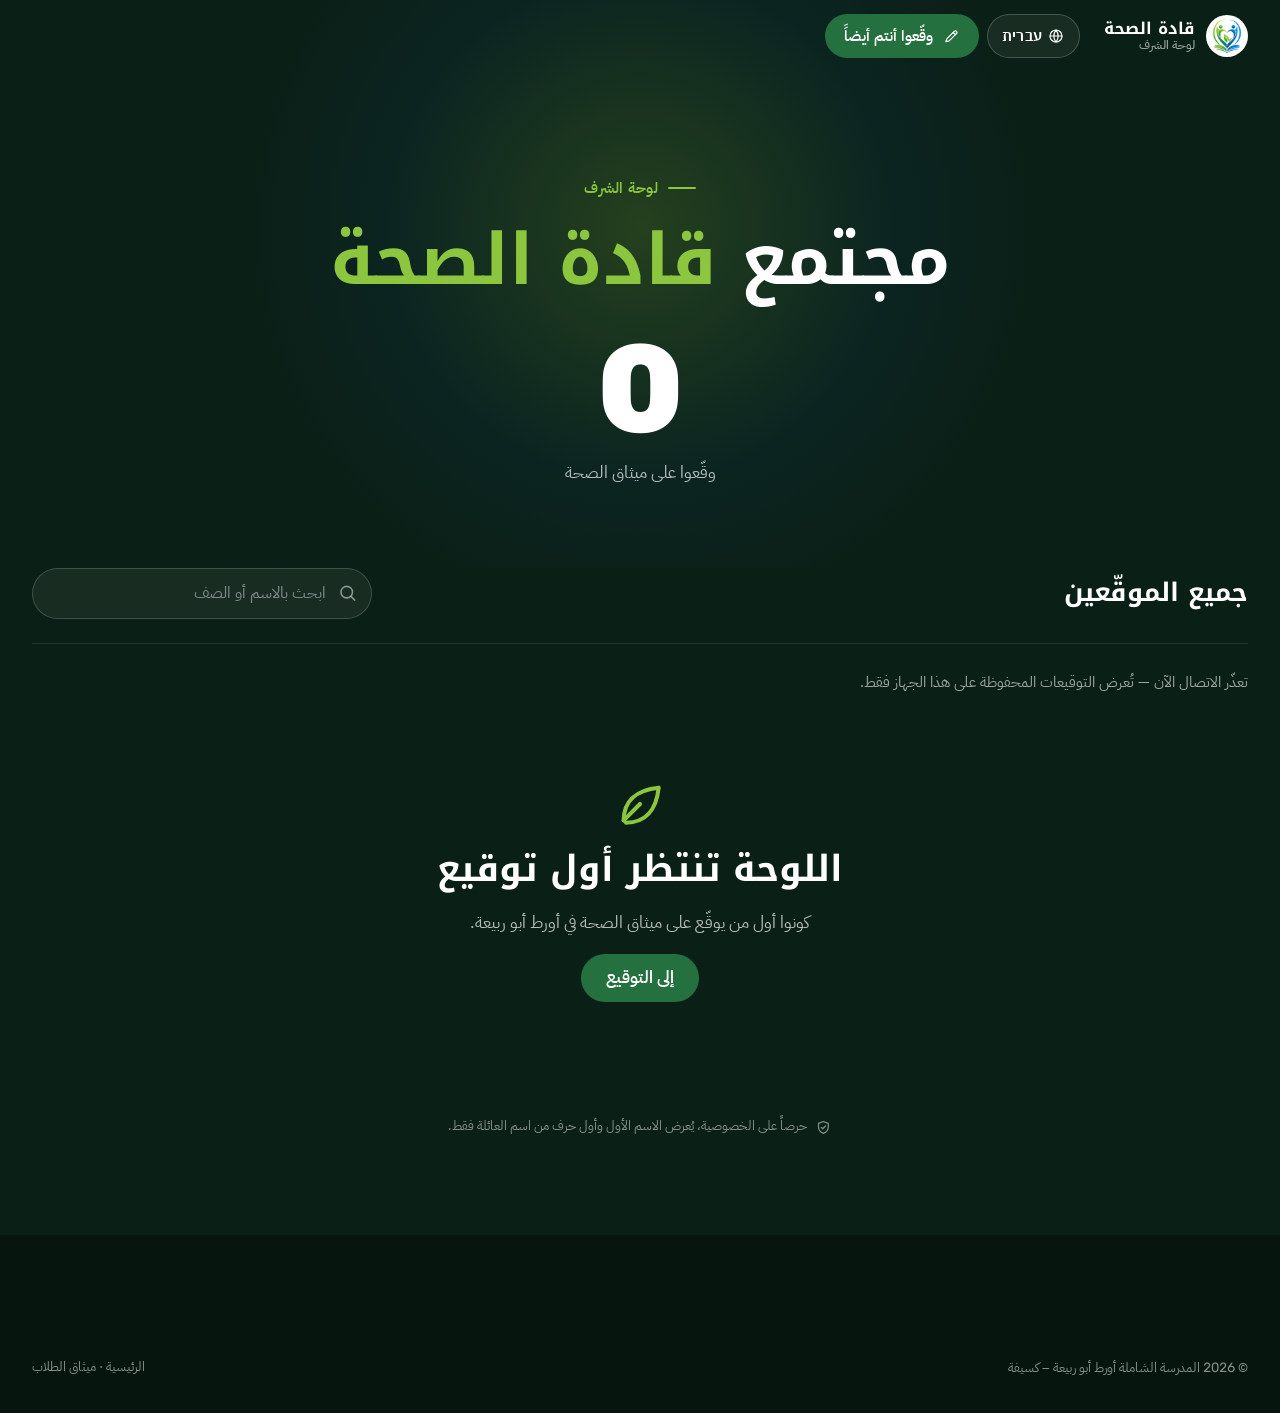
<file: signatories.html>
<!DOCTYPE html>
<html lang="ar" dir="rtl">
<head>
  <meta charset="UTF-8">
  <meta name="viewport" content="width=device-width, initial-scale=1, viewport-fit=cover">
  <title data-he="לוח הכבוד | מנהיגי בריאות">لوحة الشرف | قادة الصحة</title>
  <meta name="description" content="لوحة شرف موقّعي ميثاق الصحة في أورط أبو ربيعة." data-he-content="לוח הכבוד של החותמים על אמנת הבריאות באורט אבו רביעה.">
  <meta name="theme-color" content="#0a1f15">
  <link rel="canonical" href="https://aamergamal318-source.github.io/SehaNoor/signatories.html">
  <meta property="og:type" content="website">
  <meta property="og:title" content="لوحة الشرف | לוח הכבוד — قادة الصحة">
  <meta property="og:description" content="مجتمع قادة الصحة في أورط أبو ربيعة. קהילת מנהיגי הבריאות באורט אבו רביעה.">
  <meta property="og:image" content="https://aamergamal318-source.github.io/SehaNoor/assets/img/og-image.jpg">
  <meta name="twitter:card" content="summary_large_image">
  <link rel="icon" type="image/png" href="assets/img/favicon-64.png">
  <link rel="apple-touch-icon" href="assets/img/apple-touch-icon.png">
  <script>!function(d){d.documentElement.classList.add("js");try{var l=new URLSearchParams(location.search).get("lang")||localStorage.getItem("ortbari_lang");if(l==="he"){d.documentElement.lang="he";d.documentElement.classList.add("i18n-pending")}}catch(e){}}(document)</script>
  <link rel="preconnect" href="https://fonts.googleapis.com">
  <link rel="preconnect" href="https://fonts.gstatic.com" crossorigin>
  <link rel="stylesheet" href="https://fonts.googleapis.com/css2?family=IBM+Plex+Sans+Arabic:wght@400;600;700&family=IBM+Plex+Sans+Hebrew:wght@400;600;700&family=Noto+Kufi+Arabic:wght@700;800&family=Rubik:wght@600;800&display=swap">
  <link rel="stylesheet" href="assets/css/tokens.css">
  <link rel="stylesheet" href="assets/css/base.css">
  <link rel="stylesheet" href="assets/css/pledge.css">
</head>
<body class="page-wall on-dark">

  <a class="skip-link" href="#wall" data-he="דילוג ללוח">انتقل إلى اللوحة</a>

  <header class="site-header site-header--dark">
    <div class="container container--wide header-inner">
      <a class="brand" href="./" aria-label="قادة الصحة – الصفحة الرئيسية" data-he-aria-label="מנהיגי בריאות – דף הבית">
        <img class="brand__mark" src="assets/img/mark-96.png" srcset="assets/img/mark-96.png 1x, assets/img/mark-192.png 2x" width="42" height="42" alt="">
        <span class="brand__text">
          <span class="brand__name" data-he="מנהיגי בריאות">قادة الصحة</span>
          <span class="brand__sub" data-he="לוח הכבוד">لوحة الشرف</span>
        </span>
      </a>
      <div class="header-actions">
        <button class="lang-toggle" type="button" data-lang-toggle aria-label="التبديل إلى العبرية">
          <svg class="icon" aria-hidden="true"><use href="assets/img/icons.svg#globe"/></svg>
          <span data-lang-label lang="he">עברית</span>
        </button>
        <a class="btn btn--primary btn--sm" href="pledge.html">
          <svg class="icon" aria-hidden="true"><use href="assets/img/icons.svg#pen"/></svg>
          <span data-he="חתמו גם אתם">وقّعوا أنتم أيضاً</span>
        </a>
      </div>
    </div>
  </header>

  <main id="main">
    <section class="wall-hero">
      <div class="container wall-hero__inner">
        <p class="eyebrow" data-he="לוח הכבוד">لوحة الشرف</p>
        <h1 class="wall-hero__title">
          <span data-he="קהילת">مجتمع</span>
          <span class="wall-hero__accent" data-he="מנהיגי הבריאות">قادة الصحة</span>
        </h1>
        <p class="wall-hero__count">
          <span class="num" data-wall-count>0</span>
          <span data-he="חתמו על אמנת הבריאות">وقّعوا على ميثاق الصحة</span>
        </p>
      </div>
    </section>

    <section class="container wall" id="wall" aria-labelledby="wallTitle">
      <div class="wall__bar">
        <h2 id="wallTitle" class="wall__title" data-he="כל החותמים">جميع الموقّعين</h2>
        <label class="wall__search">
          <svg class="icon" aria-hidden="true"><use href="assets/img/icons.svg#search"/></svg>
          <span class="visually-hidden" data-he="חיפוש לפי שם או כיתה">البحث بالاسم أو الصف</span>
          <input type="search" data-wall-search placeholder="ابحث بالاسم أو الصف" data-he-placeholder="חיפוש לפי שם או כיתה" autocomplete="off">
        </label>
      </div>
      <p class="wall__status" data-wall-status role="status" aria-live="polite"></p>
      <ul class="wall__grid" role="list" data-wall-grid aria-busy="true"></ul>

      <div class="wall__empty" data-wall-empty hidden>
        <svg class="icon" aria-hidden="true"><use href="assets/img/icons.svg#leaf"/></svg>
        <h3 data-he="הלוח מחכה לחתימה הראשונה">اللوحة تنتظر أول توقيع</h3>
        <p data-he="היו הראשונים לחתום על אמנת הבריאות של אורט אבו רביעה.">كونوا أول من يوقّع على ميثاق الصحة في أورط أبو ربيعة.</p>
        <a class="btn btn--primary" href="pledge.html" data-he="לחתימה">إلى التوقيع</a>
      </div>
      <p class="wall__privacy">
        <svg class="icon" aria-hidden="true"><use href="assets/img/icons.svg#shield"/></svg>
        <span data-he="מטעמי פרטיות מוצגים רק השם הפרטי והאות הראשונה של שם המשפחה.">حرصاً على الخصوصية، يُعرض الاسم الأول وأول حرف من اسم العائلة فقط.</span>
      </p>
    </section>
  </main>

  <footer class="site-footer site-footer--slim">
    <div class="container footer-bottom">
      <span>© <span class="num" data-year>2026</span> <span data-he="בית הספר המקיף אורט אבו רביעה – כסיפה">المدرسة الشاملة أورط أبو ربيعة – كسيفة</span></span>
      <span><a href="./" data-he="דף הבית">الرئيسية</a> · <a href="pledge.html" data-he="אמנת התלמידים">ميثاق الطلاب</a></span>
    </div>
  </footer>

  <script src="assets/js/i18n.js"></script>
  <script src="assets/js/site.js"></script>
  <script src="assets/js/pledge-api.js"></script>
  <script src="assets/js/wall.js"></script>
</body>
</html>
</file>
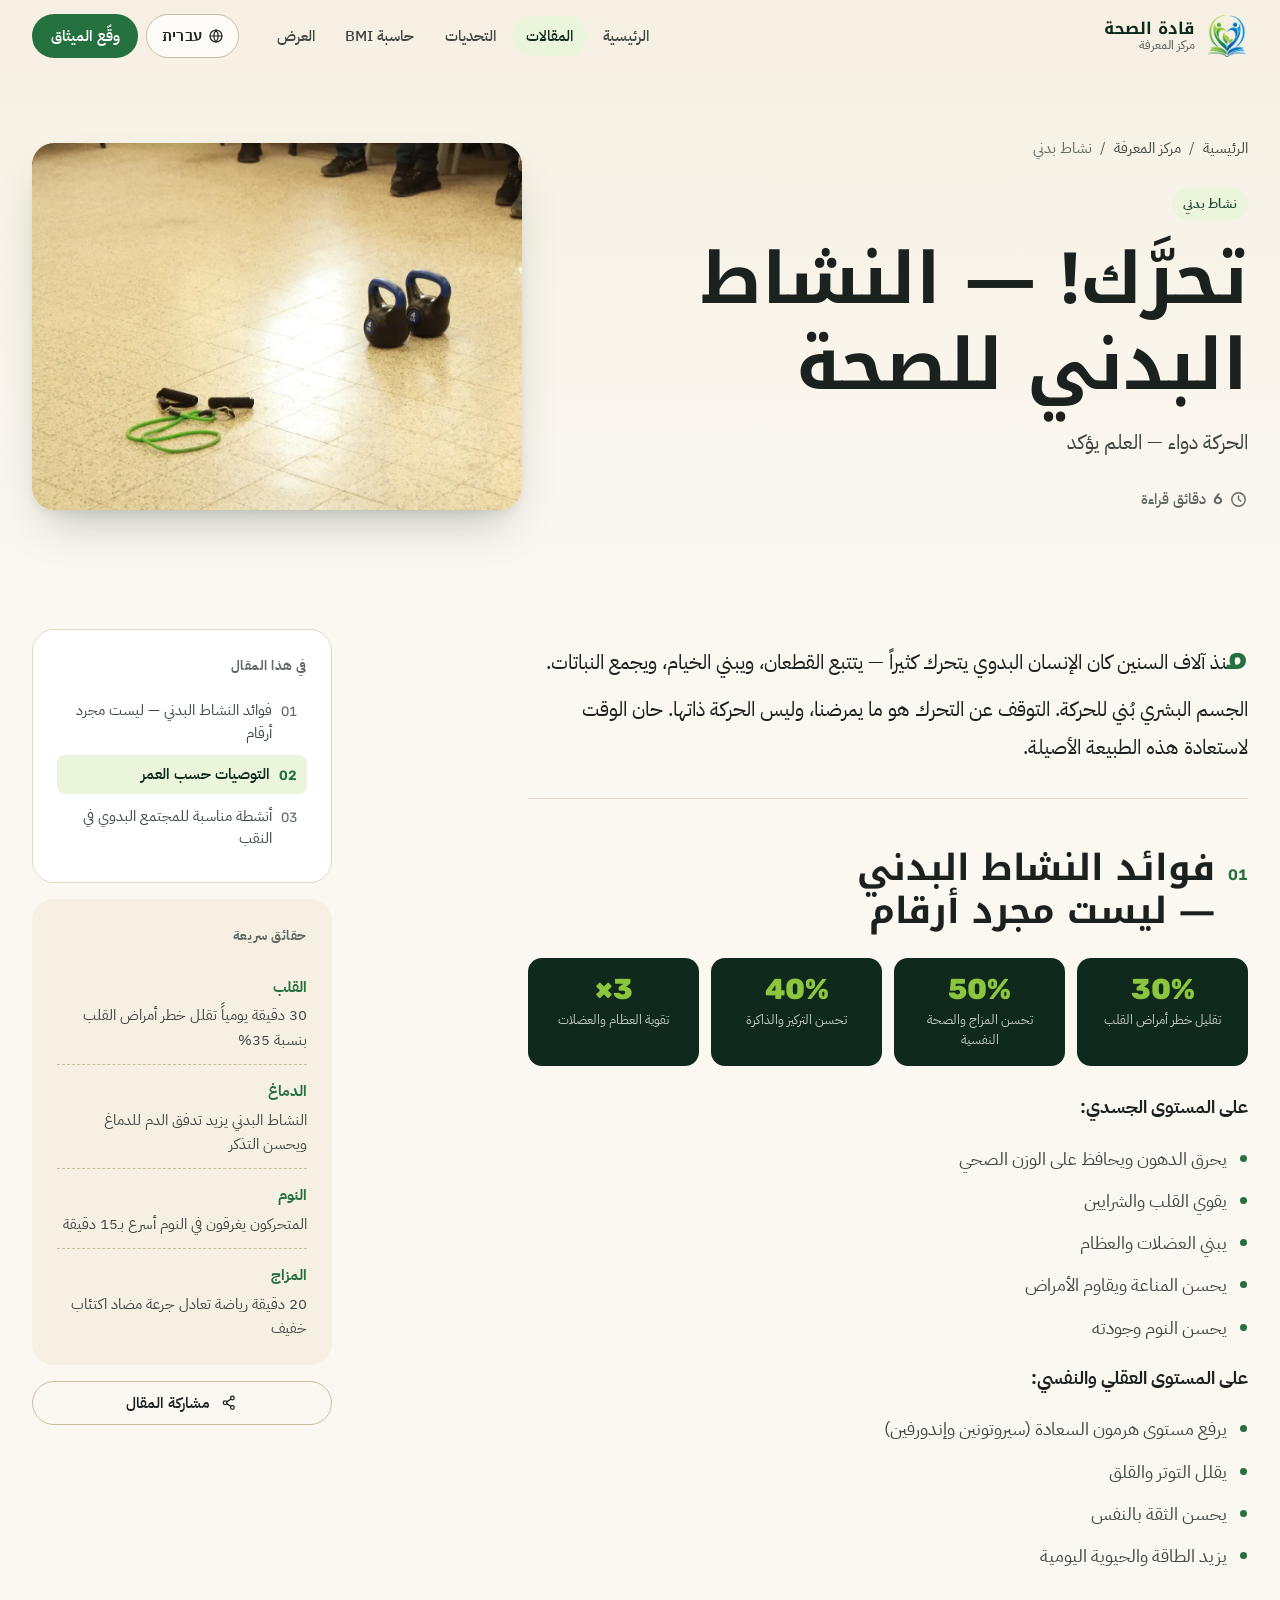
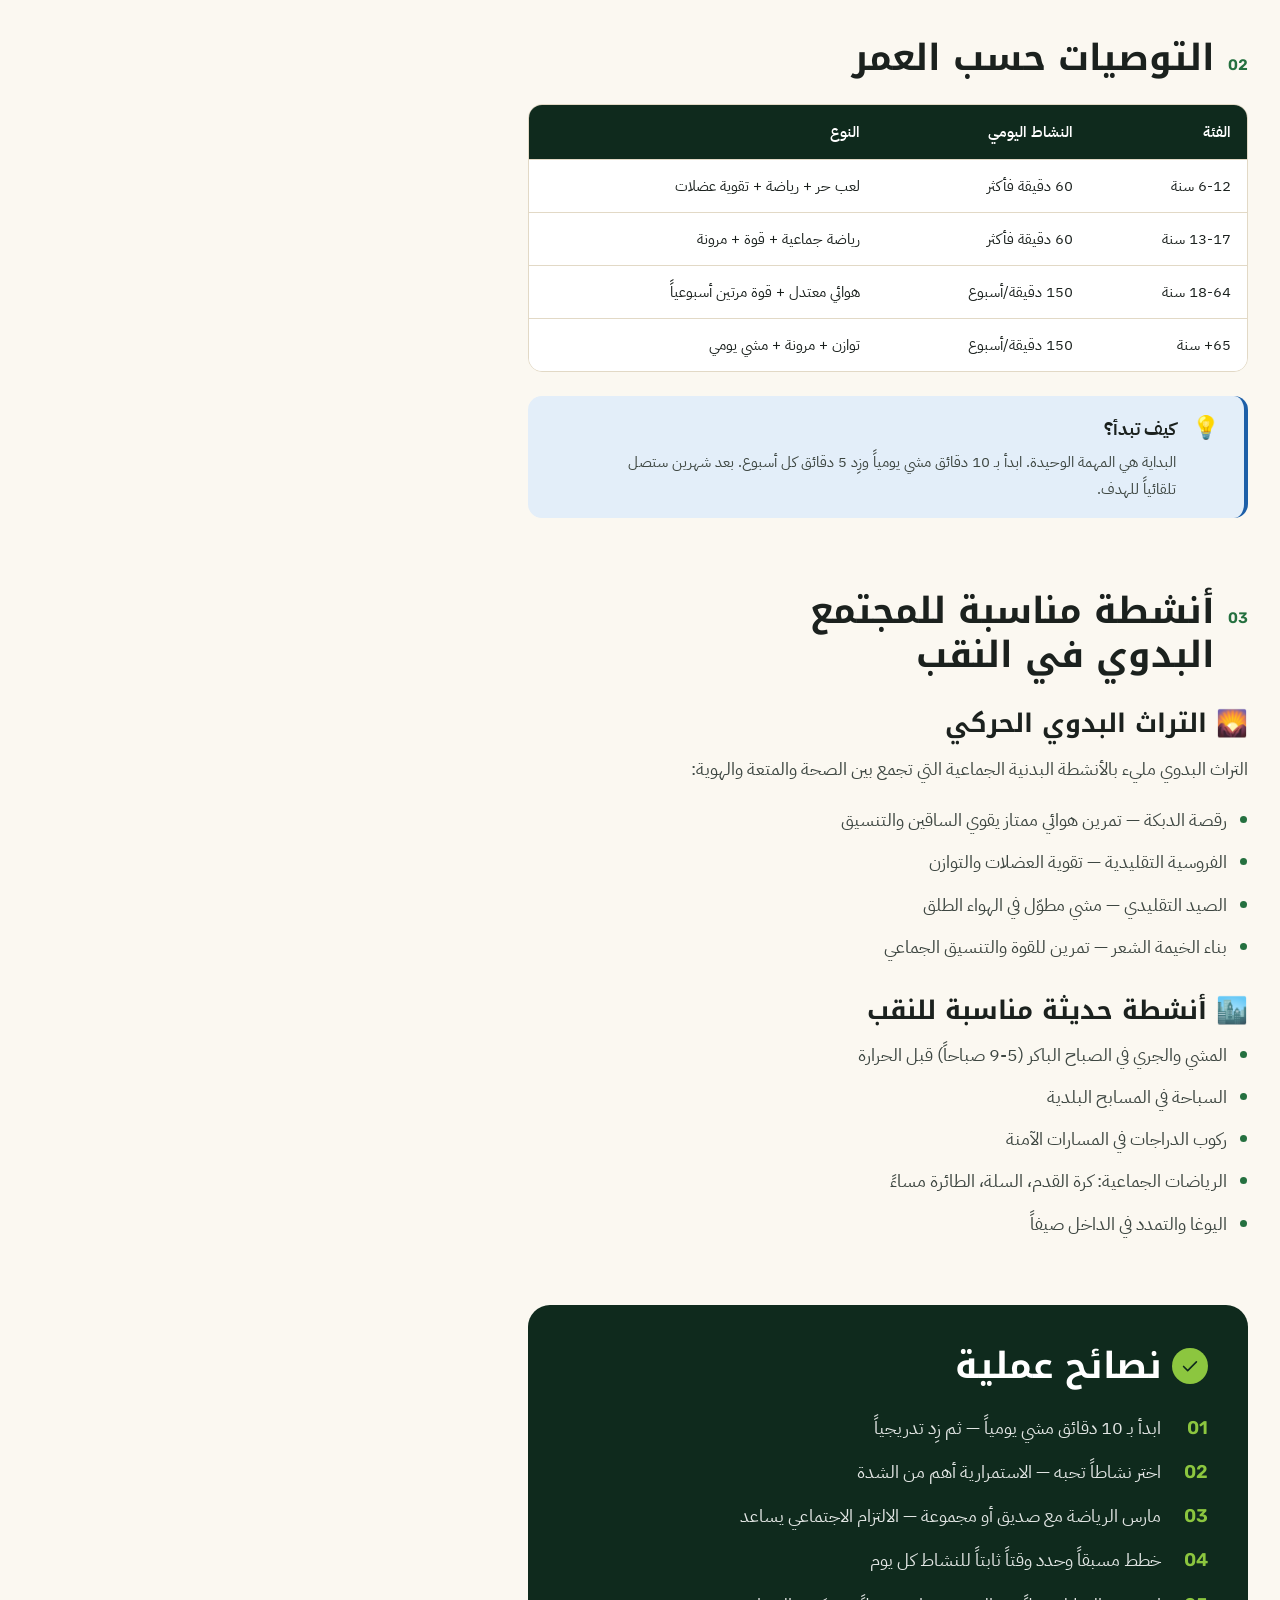
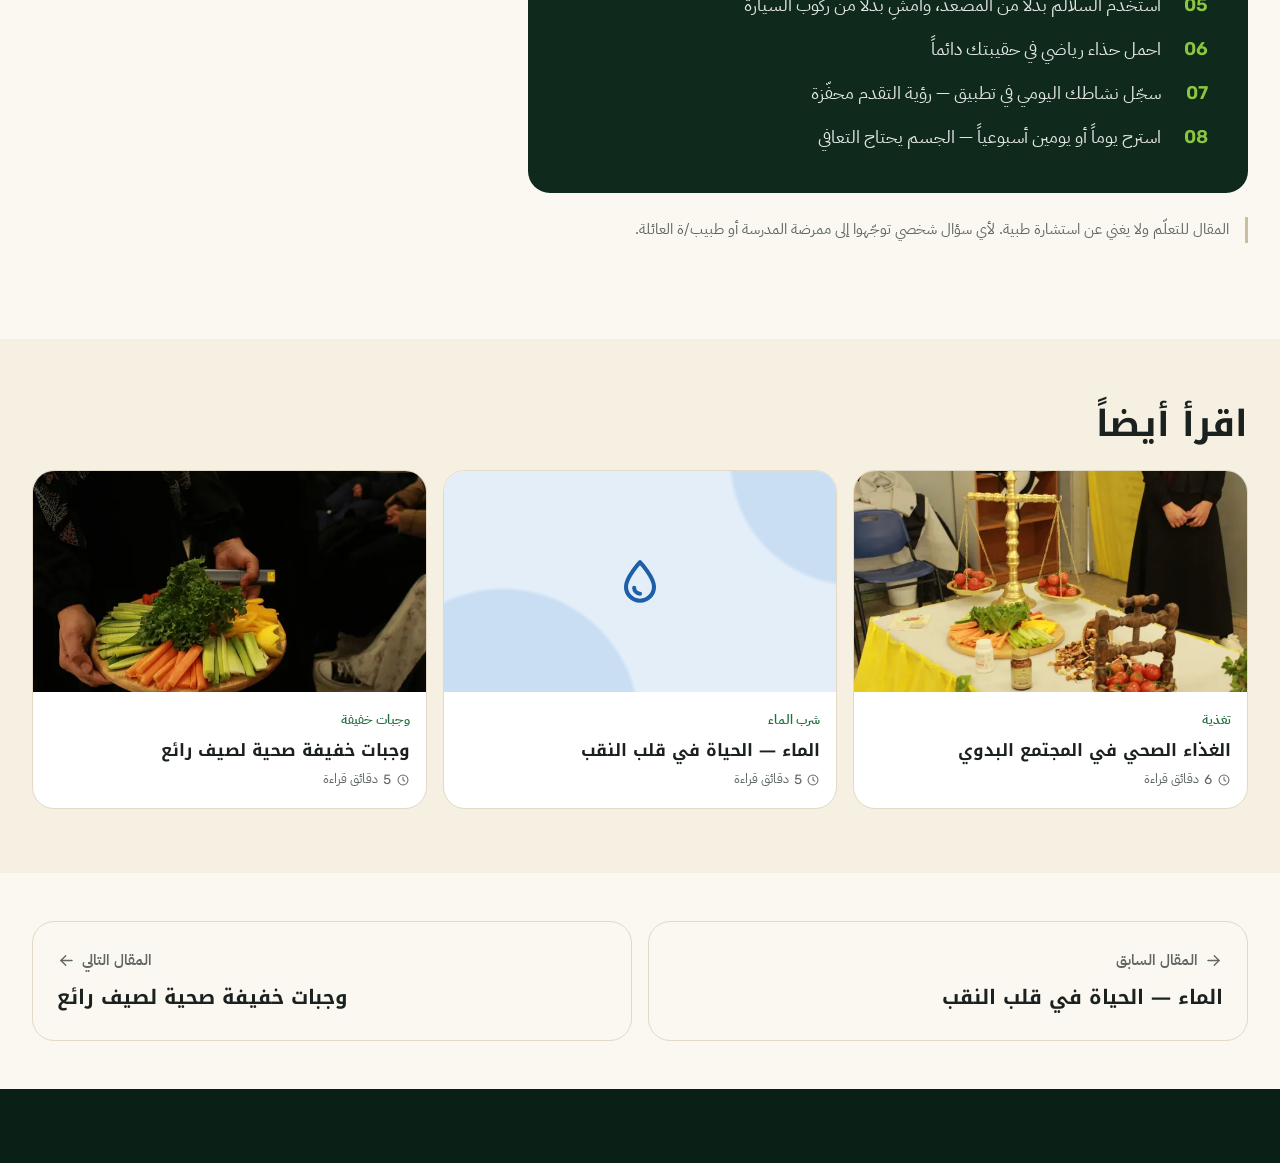
<file: articles/activity.html>
<!DOCTYPE html>
<html lang="ar" dir="rtl" data-base="../">
<head>
  <meta charset="UTF-8">
  <meta name="viewport" content="width=device-width, initial-scale=1, viewport-fit=cover">
  <title>تحرَّك! — النشاط البدني للصحة | قادة الصحة</title>
  <meta name="description" content="الحركة دواء — العلم يؤكد" data-he-content="תנועה היא תרופה — המדע מאשר">
  <meta name="theme-color" content="#0f2a1d">
  <link rel="canonical" href="https://aamergamal318-source.github.io/SehaNoor/articles/activity.html">
  <meta property="og:type" content="article">
  <meta property="og:title" content="تحرَّك! — النشاط البدني للصحة | זוז! — פעילות גופנית לבריאות">
  <meta property="og:description" content="الحركة دواء — العلم يؤكد">
  <meta property="og:url" content="https://aamergamal318-source.github.io/SehaNoor/articles/activity.html">
  <meta property="og:image" content="https://aamergamal318-source.github.io/SehaNoor/assets/img/og-image.jpg">
  <meta name="twitter:card" content="summary_large_image">
  <link rel="icon" type="image/png" href="../assets/img/favicon-64.png">
  <link rel="apple-touch-icon" href="../assets/img/apple-touch-icon.png">
  <script>!function(d){d.documentElement.classList.add("js");try{var l=new URLSearchParams(location.search).get("lang")||localStorage.getItem("ortbari_lang");if(l==="he"){d.documentElement.lang="he";d.documentElement.classList.add("i18n-pending")}}catch(e){}}(document)</script>
  <link rel="preconnect" href="https://fonts.googleapis.com">
  <link rel="preconnect" href="https://fonts.gstatic.com" crossorigin>
  <link rel="stylesheet" href="https://fonts.googleapis.com/css2?family=IBM+Plex+Sans+Arabic:wght@400;600;700&family=IBM+Plex+Sans+Hebrew:wght@400;600;700&family=Noto+Kufi+Arabic:wght@700;800&family=Rubik:wght@600;800&display=swap">
  <link rel="stylesheet" href="../assets/css/tokens.css">
  <link rel="stylesheet" href="../assets/css/base.css">
  <link rel="stylesheet" href="../assets/css/article.css">
</head>
<body class="page-article" data-article-id="activity">

  <a class="skip-link" href="#main" data-he="דילוג לתוכן הראשי">انتقل إلى المحتوى الرئيسي</a>
  <div class="scroll-progress" aria-hidden="true"></div>

  <header class="site-header">
    <div class="container container--wide header-inner">
      <a class="brand" href="../" aria-label="قادة الصحة – الصفحة الرئيسية" data-he-aria-label="מנהיגי בריאות – דף הבית">
        <img class="brand__mark" src="../assets/img/mark-96.png" srcset="../assets/img/mark-96.png 1x, ../assets/img/mark-192.png 2x" width="42" height="42" alt="">
        <span class="brand__text">
          <span class="brand__name" data-he="מנהיגי בריאות">قادة الصحة</span>
          <span class="brand__sub" data-he="מרכז הידע">مركز المعرفة</span>
        </span>
      </a>
      <nav class="main-nav" id="mainNav" aria-label="التنقل الرئيسي" data-he-aria-label="ניווט ראשי">
        <ul class="main-nav__list">
          <li><a class="main-nav__link" href="../" data-he="דף הבית">الرئيسية</a></li>
          <li><a class="main-nav__link" href="../learn.html#articles" aria-current="page" data-he="מאמרים">المقالات</a></li>
          <li><a class="main-nav__link" href="../learn.html#challenges" data-he="אתגרים">التحديات</a></li>
          <li><a class="main-nav__link" href="../learn.html#bmi" data-he="מחשבון BMI">حاسبة BMI</a></li>
          <li><a class="main-nav__link" href="../presentation.html" data-he="מצגת">العرض</a></li>
        </ul>
      </nav>
      <div class="header-actions">
        <button class="lang-toggle" type="button" data-lang-toggle aria-label="التبديل إلى العبرية">
          <svg class="icon" aria-hidden="true"><use href="../assets/img/icons.svg#globe"/></svg>
          <span data-lang-label lang="he">עברית</span>
        </button>
        <a class="btn btn--primary btn--sm header-cta" href="../pledge.html" data-he="חתמו על האמנה">وقّع الميثاق</a>
        <button class="menu-btn" type="button" aria-expanded="false" aria-controls="mainNav" aria-label="فتح القائمة" data-he-aria-label="פתיחת התפריט">
          <span class="menu-btn__bars" aria-hidden="true"></span>
        </button>
      </div>
    </div>
  </header>

  <main id="main">
    <header class="art-hero" data-art-hero>
      <div class="container art-hero__grid"><div class="art-hero__text"><h1 class="art-hero__title">تحرَّك! — النشاط البدني للصحة</h1><p class="art-hero__sub">الحركة دواء — العلم يؤكد</p></div></div>
    </header>

    <div class="container art-layout">
      <article class="art-body">
        <div class="art-intro" data-art-intro></div>
        <div data-art-sections></div>
        <section class="tips" data-art-tips aria-label="نصائح | טיפים"></section>
        <p class="art-disclaimer" data-art-disclaimer></p>
      </article>
      <aside class="art-side">
        <div class="side__sticky">
          <nav class="side__box" data-art-toc aria-label="محتويات المقال" data-he-aria-label="תוכן המאמר"></nav>
          <div class="side__box side__box--facts" data-art-facts></div>
          <div data-art-share></div>
        </div>
      </aside>
    </div>

    <section class="related section--sand">
      <div class="container" data-art-related></div>
    </section>
    <nav class="container pager" data-art-pager aria-label="مقالات أخرى" data-he-aria-label="מאמרים נוספים"></nav>
  </main>

  <footer class="site-footer site-footer--slim on-dark">
    <div class="container footer-bottom">
      <span>© <span class="num" data-year>2026</span> <span data-he="בית הספר המקיף אורט אבו רביעה – כסיפה">المدرسة الشاملة أورط أبو ربيعة – كسيفة</span></span>
      <a href="../learn.html#articles" data-he="לכל המאמרים">كل المقالات</a>
    </div>
  </footer>

  <script src="../assets/js/i18n.js"></script>
  <script src="../assets/js/site.js"></script>
  <script src="article-data.js"></script>
  <script src="../assets/js/article.js"></script>
</body>
</html>
</file>
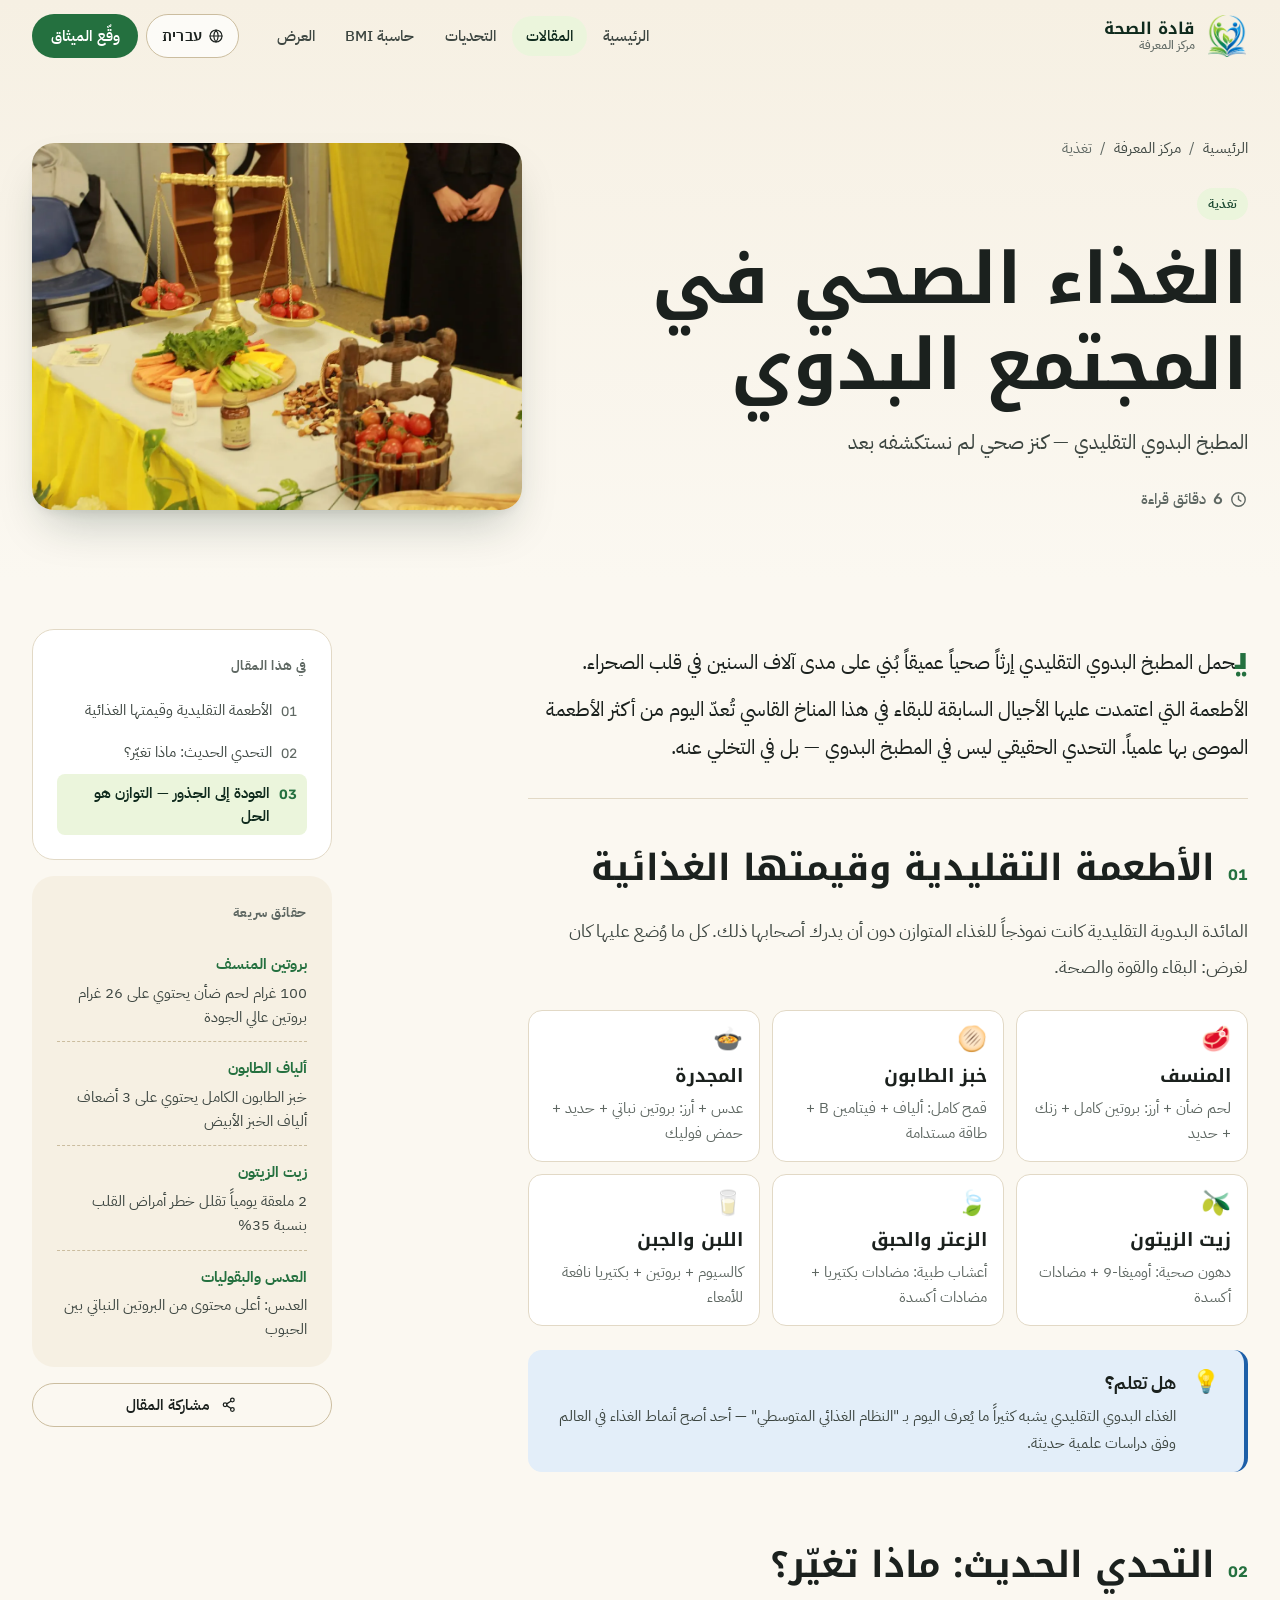
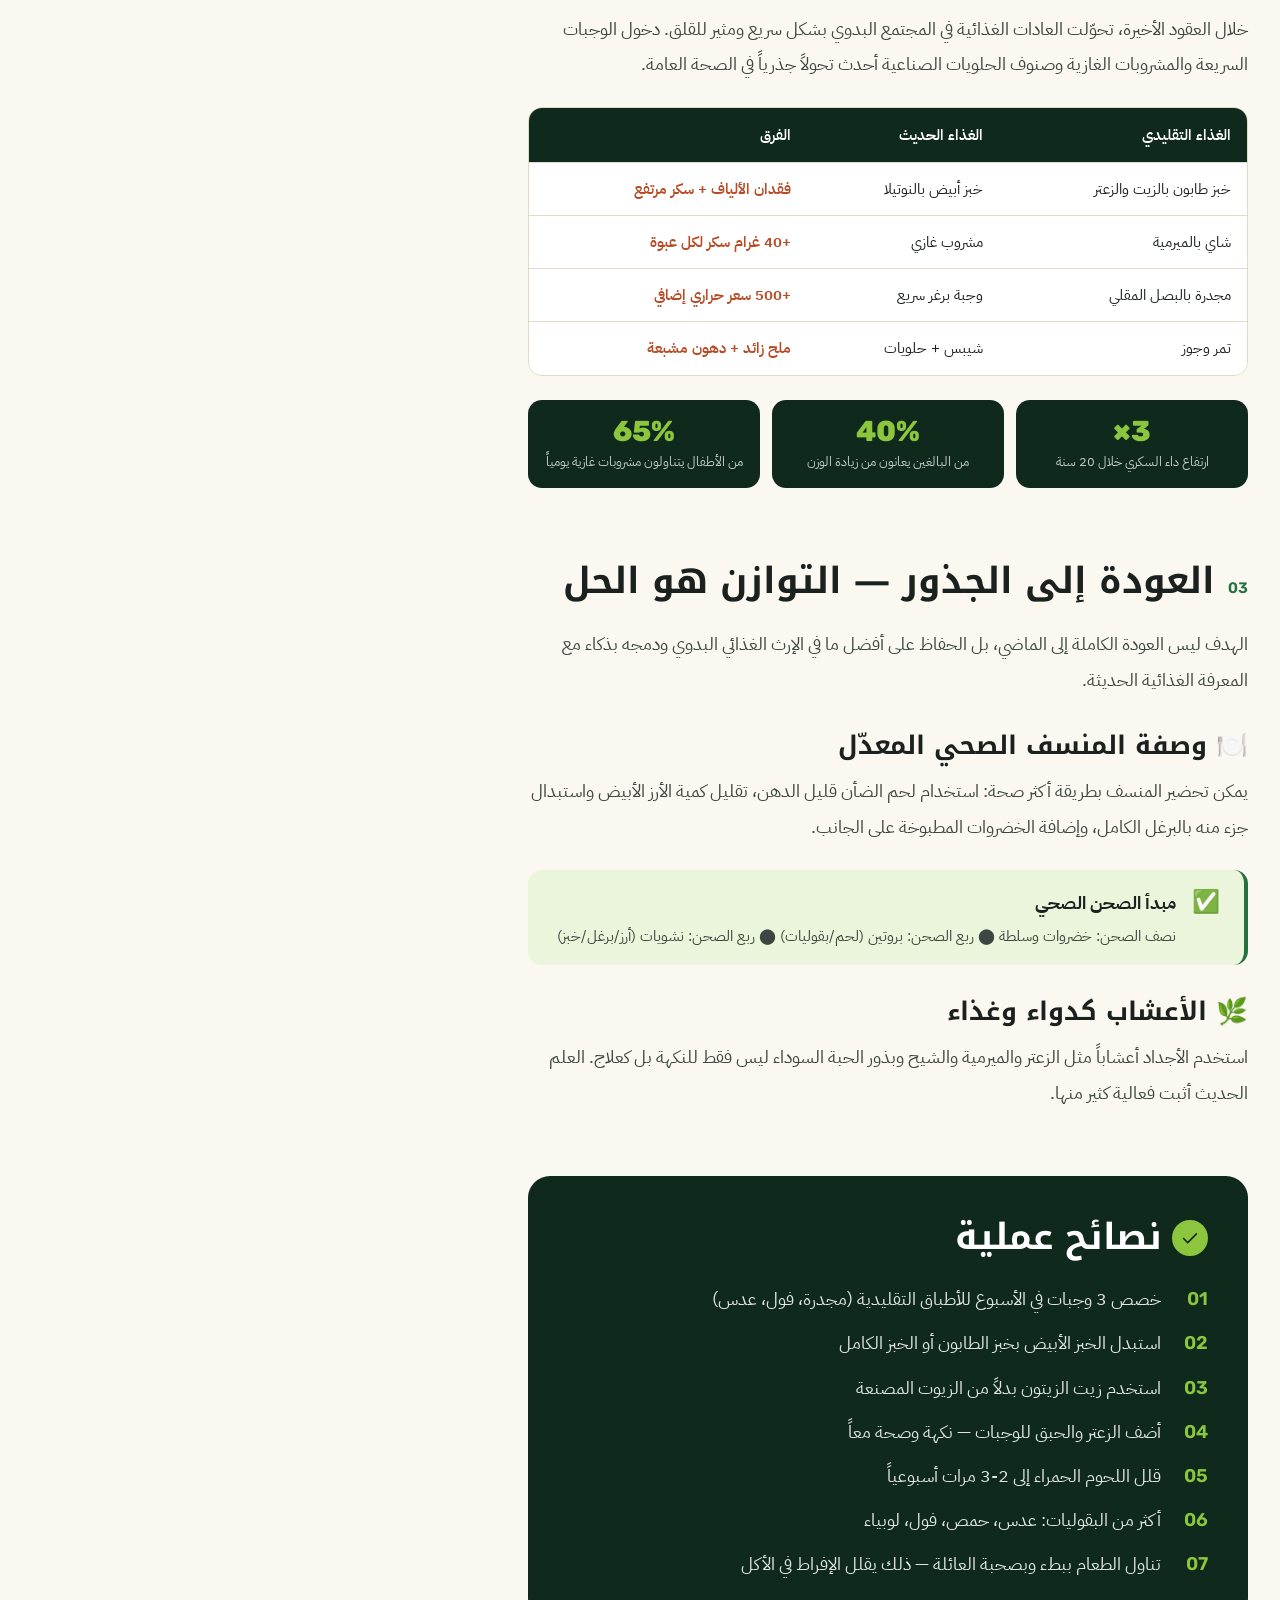
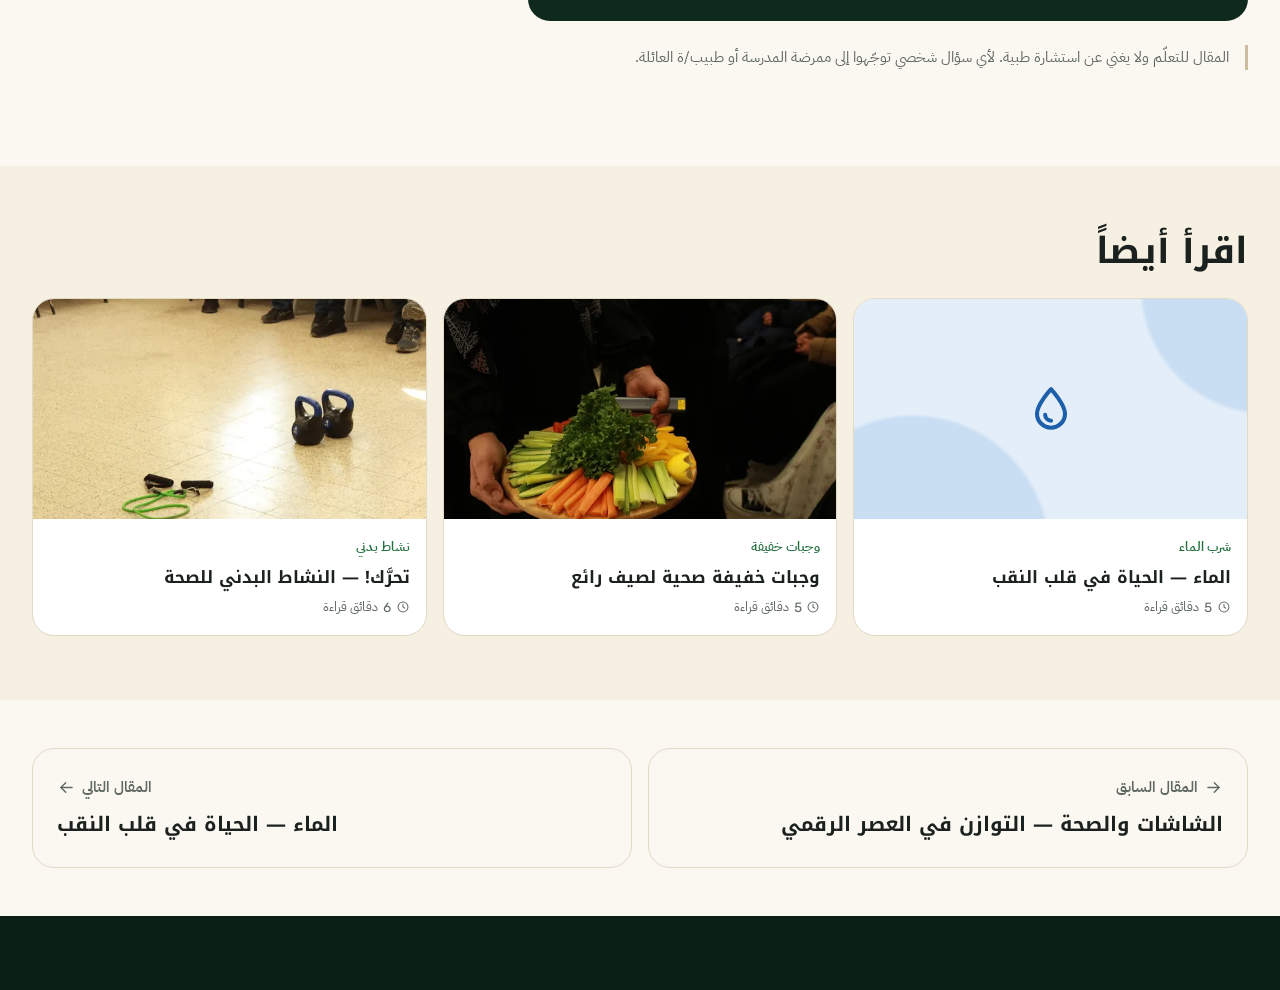
<file: articles/food.html>
<!DOCTYPE html>
<html lang="ar" dir="rtl" data-base="../">
<head>
  <meta charset="UTF-8">
  <meta name="viewport" content="width=device-width, initial-scale=1, viewport-fit=cover">
  <title>الغذاء الصحي في المجتمع البدوي | قادة الصحة</title>
  <meta name="description" content="المطبخ البدوي التقليدي — كنز صحي لم نستكشفه بعد" data-he-content="המטבח הבדואי המסורתי — אוצר בריאותי שעוד לא גילינו">
  <meta name="theme-color" content="#0f2a1d">
  <link rel="canonical" href="https://aamergamal318-source.github.io/SehaNoor/articles/food.html">
  <meta property="og:type" content="article">
  <meta property="og:title" content="الغذاء الصحي في المجتمع البدوي | תזונה בריאה בחברה הבדואית">
  <meta property="og:description" content="المطبخ البدوي التقليدي — كنز صحي لم نستكشفه بعد">
  <meta property="og:url" content="https://aamergamal318-source.github.io/SehaNoor/articles/food.html">
  <meta property="og:image" content="https://aamergamal318-source.github.io/SehaNoor/assets/img/og-image.jpg">
  <meta name="twitter:card" content="summary_large_image">
  <link rel="icon" type="image/png" href="../assets/img/favicon-64.png">
  <link rel="apple-touch-icon" href="../assets/img/apple-touch-icon.png">
  <script>!function(d){d.documentElement.classList.add("js");try{var l=new URLSearchParams(location.search).get("lang")||localStorage.getItem("ortbari_lang");if(l==="he"){d.documentElement.lang="he";d.documentElement.classList.add("i18n-pending")}}catch(e){}}(document)</script>
  <link rel="preconnect" href="https://fonts.googleapis.com">
  <link rel="preconnect" href="https://fonts.gstatic.com" crossorigin>
  <link rel="stylesheet" href="https://fonts.googleapis.com/css2?family=IBM+Plex+Sans+Arabic:wght@400;600;700&family=IBM+Plex+Sans+Hebrew:wght@400;600;700&family=Noto+Kufi+Arabic:wght@700;800&family=Rubik:wght@600;800&display=swap">
  <link rel="stylesheet" href="../assets/css/tokens.css">
  <link rel="stylesheet" href="../assets/css/base.css">
  <link rel="stylesheet" href="../assets/css/article.css">
</head>
<body class="page-article" data-article-id="food">

  <a class="skip-link" href="#main" data-he="דילוג לתוכן הראשי">انتقل إلى المحتوى الرئيسي</a>
  <div class="scroll-progress" aria-hidden="true"></div>

  <header class="site-header">
    <div class="container container--wide header-inner">
      <a class="brand" href="../" aria-label="قادة الصحة – الصفحة الرئيسية" data-he-aria-label="מנהיגי בריאות – דף הבית">
        <img class="brand__mark" src="../assets/img/mark-96.png" srcset="../assets/img/mark-96.png 1x, ../assets/img/mark-192.png 2x" width="42" height="42" alt="">
        <span class="brand__text">
          <span class="brand__name" data-he="מנהיגי בריאות">قادة الصحة</span>
          <span class="brand__sub" data-he="מרכז הידע">مركز المعرفة</span>
        </span>
      </a>
      <nav class="main-nav" id="mainNav" aria-label="التنقل الرئيسي" data-he-aria-label="ניווט ראשי">
        <ul class="main-nav__list">
          <li><a class="main-nav__link" href="../" data-he="דף הבית">الرئيسية</a></li>
          <li><a class="main-nav__link" href="../learn.html#articles" aria-current="page" data-he="מאמרים">المقالات</a></li>
          <li><a class="main-nav__link" href="../learn.html#challenges" data-he="אתגרים">التحديات</a></li>
          <li><a class="main-nav__link" href="../learn.html#bmi" data-he="מחשבון BMI">حاسبة BMI</a></li>
          <li><a class="main-nav__link" href="../presentation.html" data-he="מצגת">العرض</a></li>
        </ul>
      </nav>
      <div class="header-actions">
        <button class="lang-toggle" type="button" data-lang-toggle aria-label="التبديل إلى العبرية">
          <svg class="icon" aria-hidden="true"><use href="../assets/img/icons.svg#globe"/></svg>
          <span data-lang-label lang="he">עברית</span>
        </button>
        <a class="btn btn--primary btn--sm header-cta" href="../pledge.html" data-he="חתמו על האמנה">وقّع الميثاق</a>
        <button class="menu-btn" type="button" aria-expanded="false" aria-controls="mainNav" aria-label="فتح القائمة" data-he-aria-label="פתיחת התפריט">
          <span class="menu-btn__bars" aria-hidden="true"></span>
        </button>
      </div>
    </div>
  </header>

  <main id="main">
    <header class="art-hero" data-art-hero>
      <div class="container art-hero__grid"><div class="art-hero__text"><h1 class="art-hero__title">الغذاء الصحي في المجتمع البدوي</h1><p class="art-hero__sub">المطبخ البدوي التقليدي — كنز صحي لم نستكشفه بعد</p></div></div>
    </header>

    <div class="container art-layout">
      <article class="art-body">
        <div class="art-intro" data-art-intro></div>
        <div data-art-sections></div>
        <section class="tips" data-art-tips aria-label="نصائح | טיפים"></section>
        <p class="art-disclaimer" data-art-disclaimer></p>
      </article>
      <aside class="art-side">
        <div class="side__sticky">
          <nav class="side__box" data-art-toc aria-label="محتويات المقال" data-he-aria-label="תוכן המאמר"></nav>
          <div class="side__box side__box--facts" data-art-facts></div>
          <div data-art-share></div>
        </div>
      </aside>
    </div>

    <section class="related section--sand">
      <div class="container" data-art-related></div>
    </section>
    <nav class="container pager" data-art-pager aria-label="مقالات أخرى" data-he-aria-label="מאמרים נוספים"></nav>
  </main>

  <footer class="site-footer site-footer--slim on-dark">
    <div class="container footer-bottom">
      <span>© <span class="num" data-year>2026</span> <span data-he="בית הספר המקיף אורט אבו רביעה – כסיפה">المدرسة الشاملة أورط أبو ربيعة – كسيفة</span></span>
      <a href="../learn.html#articles" data-he="לכל המאמרים">كل المقالات</a>
    </div>
  </footer>

  <script src="../assets/js/i18n.js"></script>
  <script src="../assets/js/site.js"></script>
  <script src="article-data.js"></script>
  <script src="../assets/js/article.js"></script>
</body>
</html>
</file>
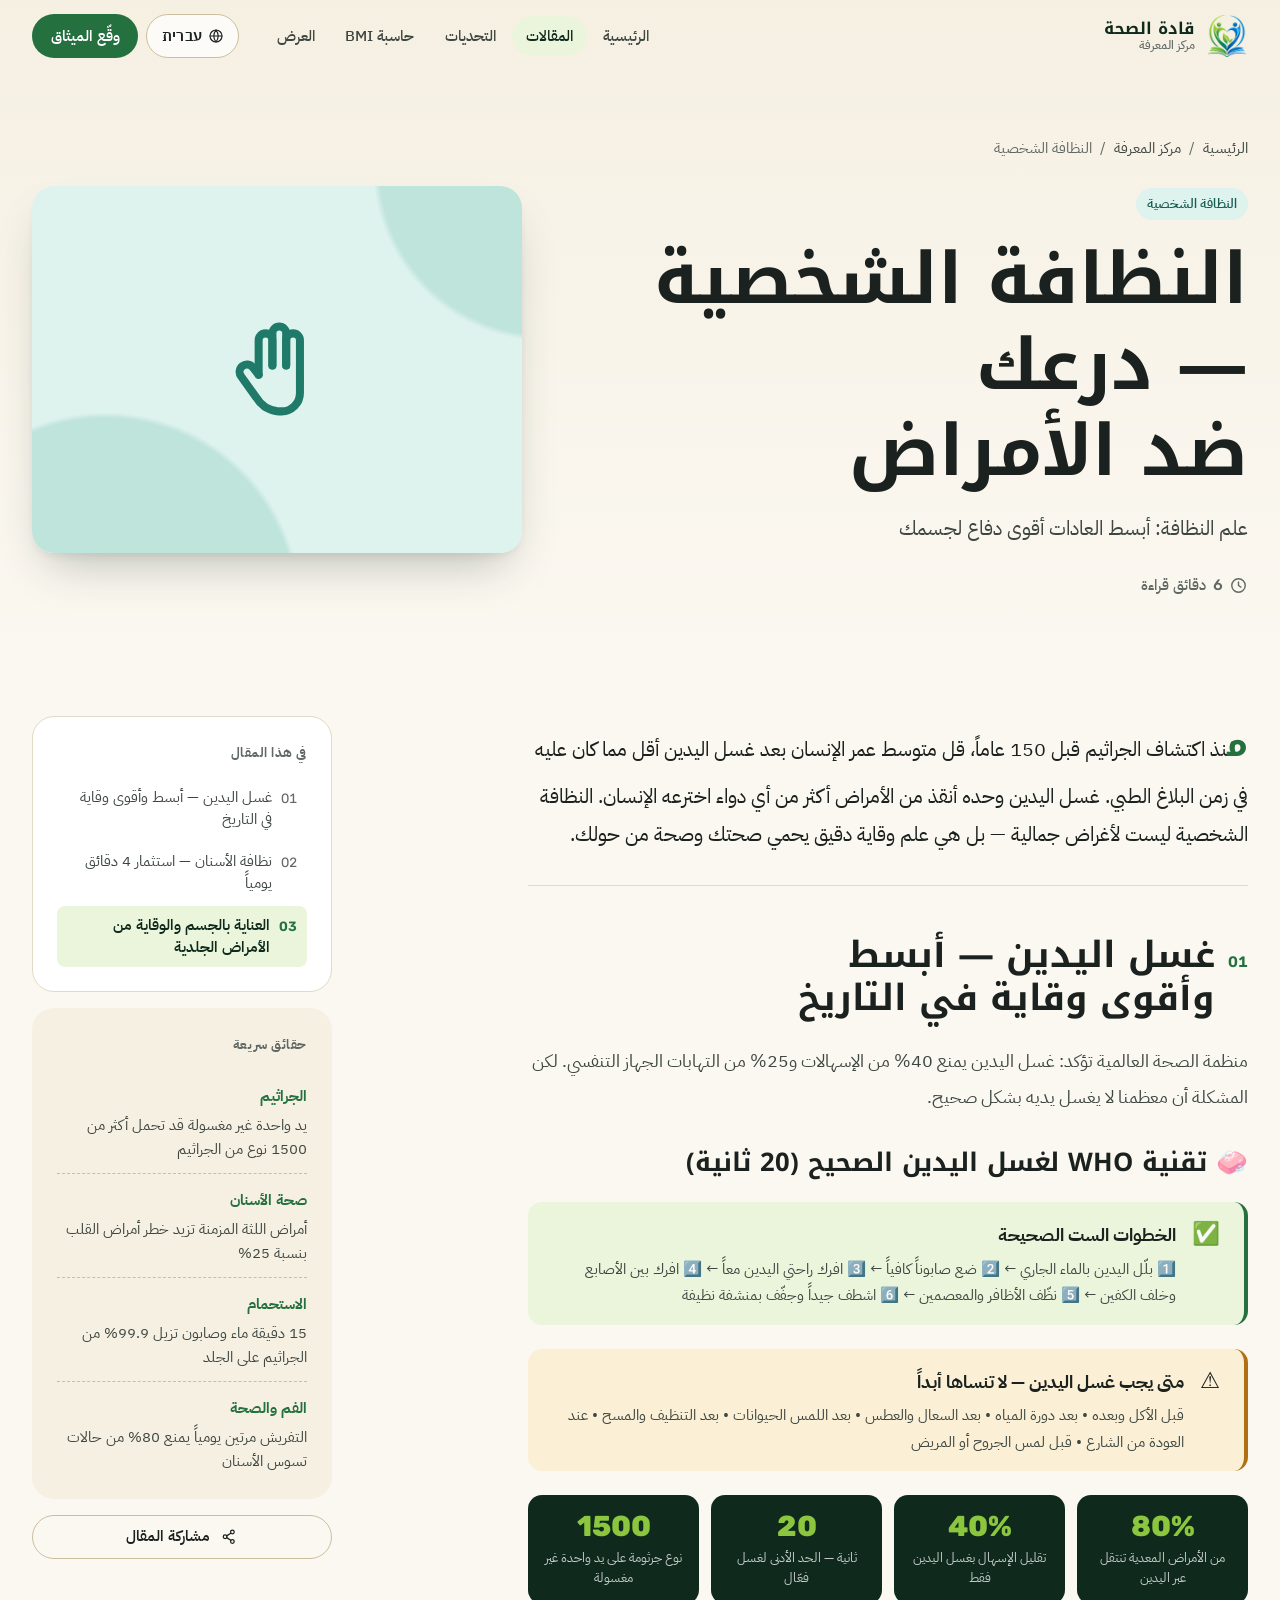
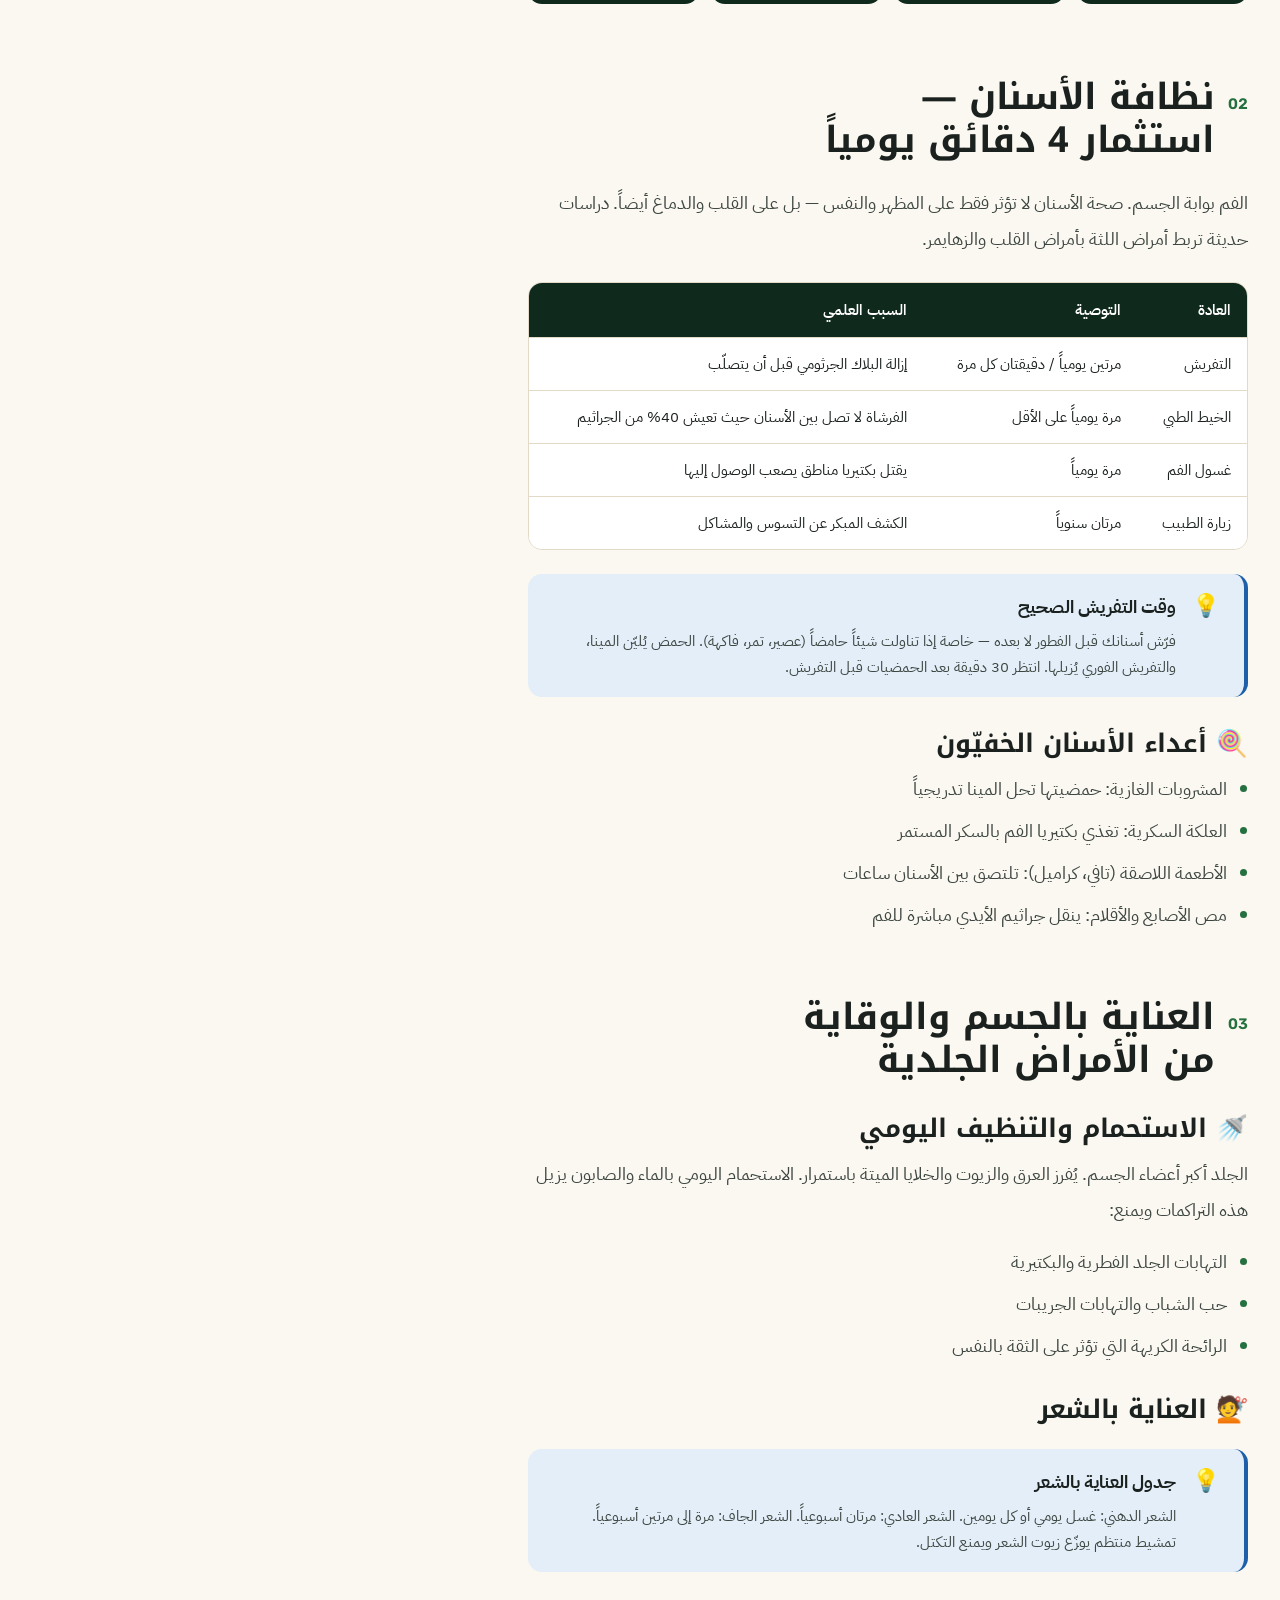
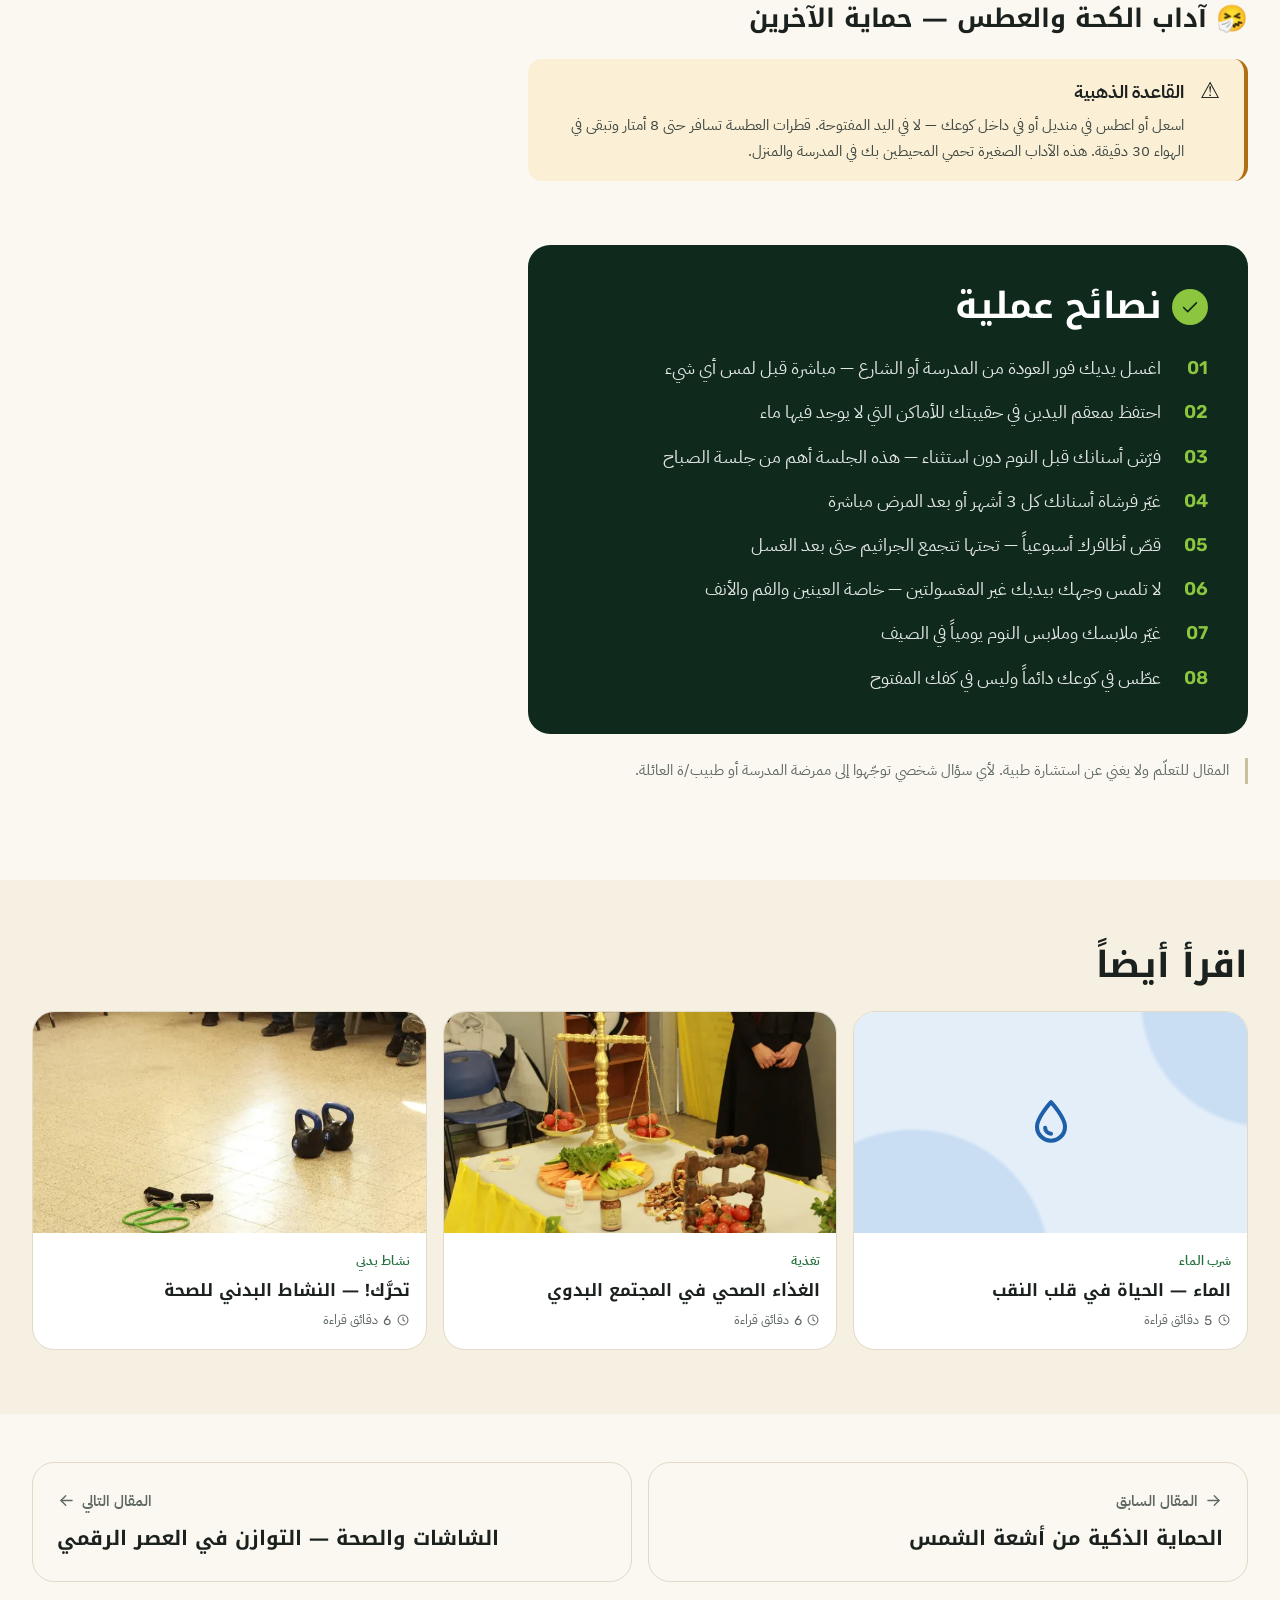
<file: articles/hygiene.html>
<!DOCTYPE html>
<html lang="ar" dir="rtl" data-base="../">
<head>
  <meta charset="UTF-8">
  <meta name="viewport" content="width=device-width, initial-scale=1, viewport-fit=cover">
  <title>النظافة الشخصية — درعك ضد الأمراض | قادة الصحة</title>
  <meta name="description" content="علم النظافة: أبسط العادات أقوى دفاع لجسمك" data-he-content="מדע ההיגיינה: ההרגלים הפשוטים ביותר — ההגנה החזקה ביותר">
  <meta name="theme-color" content="#0f2a1d">
  <link rel="canonical" href="https://aamergamal318-source.github.io/SehaNoor/articles/hygiene.html">
  <meta property="og:type" content="article">
  <meta property="og:title" content="النظافة الشخصية — درعك ضد الأمراض | היגיינה אישית — השריון שלך נגד מחלות">
  <meta property="og:description" content="علم النظافة: أبسط العادات أقوى دفاع لجسمك">
  <meta property="og:url" content="https://aamergamal318-source.github.io/SehaNoor/articles/hygiene.html">
  <meta property="og:image" content="https://aamergamal318-source.github.io/SehaNoor/assets/img/og-image.jpg">
  <meta name="twitter:card" content="summary_large_image">
  <link rel="icon" type="image/png" href="../assets/img/favicon-64.png">
  <link rel="apple-touch-icon" href="../assets/img/apple-touch-icon.png">
  <script>!function(d){d.documentElement.classList.add("js");try{var l=new URLSearchParams(location.search).get("lang")||localStorage.getItem("ortbari_lang");if(l==="he"){d.documentElement.lang="he";d.documentElement.classList.add("i18n-pending")}}catch(e){}}(document)</script>
  <link rel="preconnect" href="https://fonts.googleapis.com">
  <link rel="preconnect" href="https://fonts.gstatic.com" crossorigin>
  <link rel="stylesheet" href="https://fonts.googleapis.com/css2?family=IBM+Plex+Sans+Arabic:wght@400;600;700&family=IBM+Plex+Sans+Hebrew:wght@400;600;700&family=Noto+Kufi+Arabic:wght@700;800&family=Rubik:wght@600;800&display=swap">
  <link rel="stylesheet" href="../assets/css/tokens.css">
  <link rel="stylesheet" href="../assets/css/base.css">
  <link rel="stylesheet" href="../assets/css/article.css">
</head>
<body class="page-article" data-article-id="hygiene">

  <a class="skip-link" href="#main" data-he="דילוג לתוכן הראשי">انتقل إلى المحتوى الرئيسي</a>
  <div class="scroll-progress" aria-hidden="true"></div>

  <header class="site-header">
    <div class="container container--wide header-inner">
      <a class="brand" href="../" aria-label="قادة الصحة – الصفحة الرئيسية" data-he-aria-label="מנהיגי בריאות – דף הבית">
        <img class="brand__mark" src="../assets/img/mark-96.png" srcset="../assets/img/mark-96.png 1x, ../assets/img/mark-192.png 2x" width="42" height="42" alt="">
        <span class="brand__text">
          <span class="brand__name" data-he="מנהיגי בריאות">قادة الصحة</span>
          <span class="brand__sub" data-he="מרכז הידע">مركز المعرفة</span>
        </span>
      </a>
      <nav class="main-nav" id="mainNav" aria-label="التنقل الرئيسي" data-he-aria-label="ניווט ראשי">
        <ul class="main-nav__list">
          <li><a class="main-nav__link" href="../" data-he="דף הבית">الرئيسية</a></li>
          <li><a class="main-nav__link" href="../learn.html#articles" aria-current="page" data-he="מאמרים">المقالات</a></li>
          <li><a class="main-nav__link" href="../learn.html#challenges" data-he="אתגרים">التحديات</a></li>
          <li><a class="main-nav__link" href="../learn.html#bmi" data-he="מחשבון BMI">حاسبة BMI</a></li>
          <li><a class="main-nav__link" href="../presentation.html" data-he="מצגת">العرض</a></li>
        </ul>
      </nav>
      <div class="header-actions">
        <button class="lang-toggle" type="button" data-lang-toggle aria-label="التبديل إلى العبرية">
          <svg class="icon" aria-hidden="true"><use href="../assets/img/icons.svg#globe"/></svg>
          <span data-lang-label lang="he">עברית</span>
        </button>
        <a class="btn btn--primary btn--sm header-cta" href="../pledge.html" data-he="חתמו על האמנה">وقّع الميثاق</a>
        <button class="menu-btn" type="button" aria-expanded="false" aria-controls="mainNav" aria-label="فتح القائمة" data-he-aria-label="פתיחת התפריט">
          <span class="menu-btn__bars" aria-hidden="true"></span>
        </button>
      </div>
    </div>
  </header>

  <main id="main">
    <header class="art-hero" data-art-hero>
      <div class="container art-hero__grid"><div class="art-hero__text"><h1 class="art-hero__title">النظافة الشخصية — درعك ضد الأمراض</h1><p class="art-hero__sub">علم النظافة: أبسط العادات أقوى دفاع لجسمك</p></div></div>
    </header>

    <div class="container art-layout">
      <article class="art-body">
        <div class="art-intro" data-art-intro></div>
        <div data-art-sections></div>
        <section class="tips" data-art-tips aria-label="نصائح | טיפים"></section>
        <p class="art-disclaimer" data-art-disclaimer></p>
      </article>
      <aside class="art-side">
        <div class="side__sticky">
          <nav class="side__box" data-art-toc aria-label="محتويات المقال" data-he-aria-label="תוכן המאמר"></nav>
          <div class="side__box side__box--facts" data-art-facts></div>
          <div data-art-share></div>
        </div>
      </aside>
    </div>

    <section class="related section--sand">
      <div class="container" data-art-related></div>
    </section>
    <nav class="container pager" data-art-pager aria-label="مقالات أخرى" data-he-aria-label="מאמרים נוספים"></nav>
  </main>

  <footer class="site-footer site-footer--slim on-dark">
    <div class="container footer-bottom">
      <span>© <span class="num" data-year>2026</span> <span data-he="בית הספר המקיף אורט אבו רביעה – כסיפה">المدرسة الشاملة أورط أبو ربيعة – كسيفة</span></span>
      <a href="../learn.html#articles" data-he="לכל המאמרים">كل المقالات</a>
    </div>
  </footer>

  <script src="../assets/js/i18n.js"></script>
  <script src="../assets/js/site.js"></script>
  <script src="article-data.js"></script>
  <script src="../assets/js/article.js"></script>
</body>
</html>
</file>
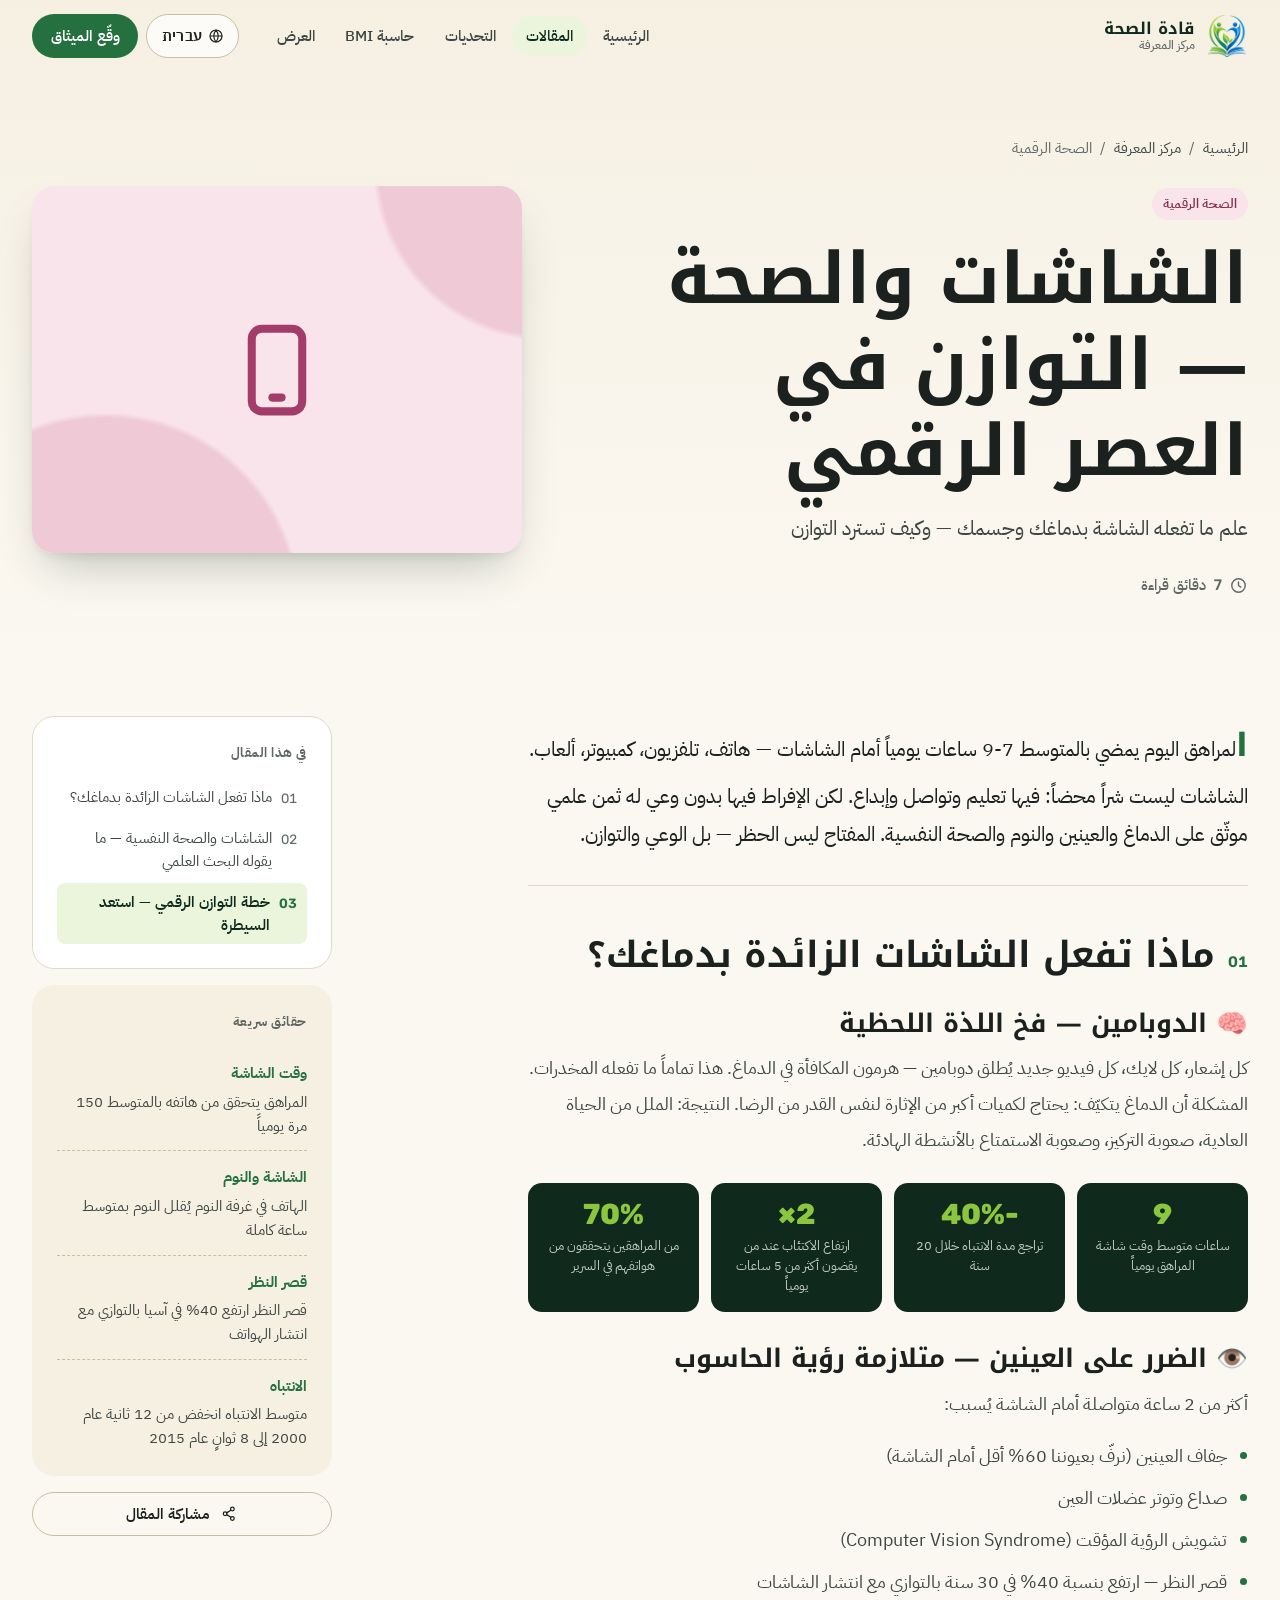
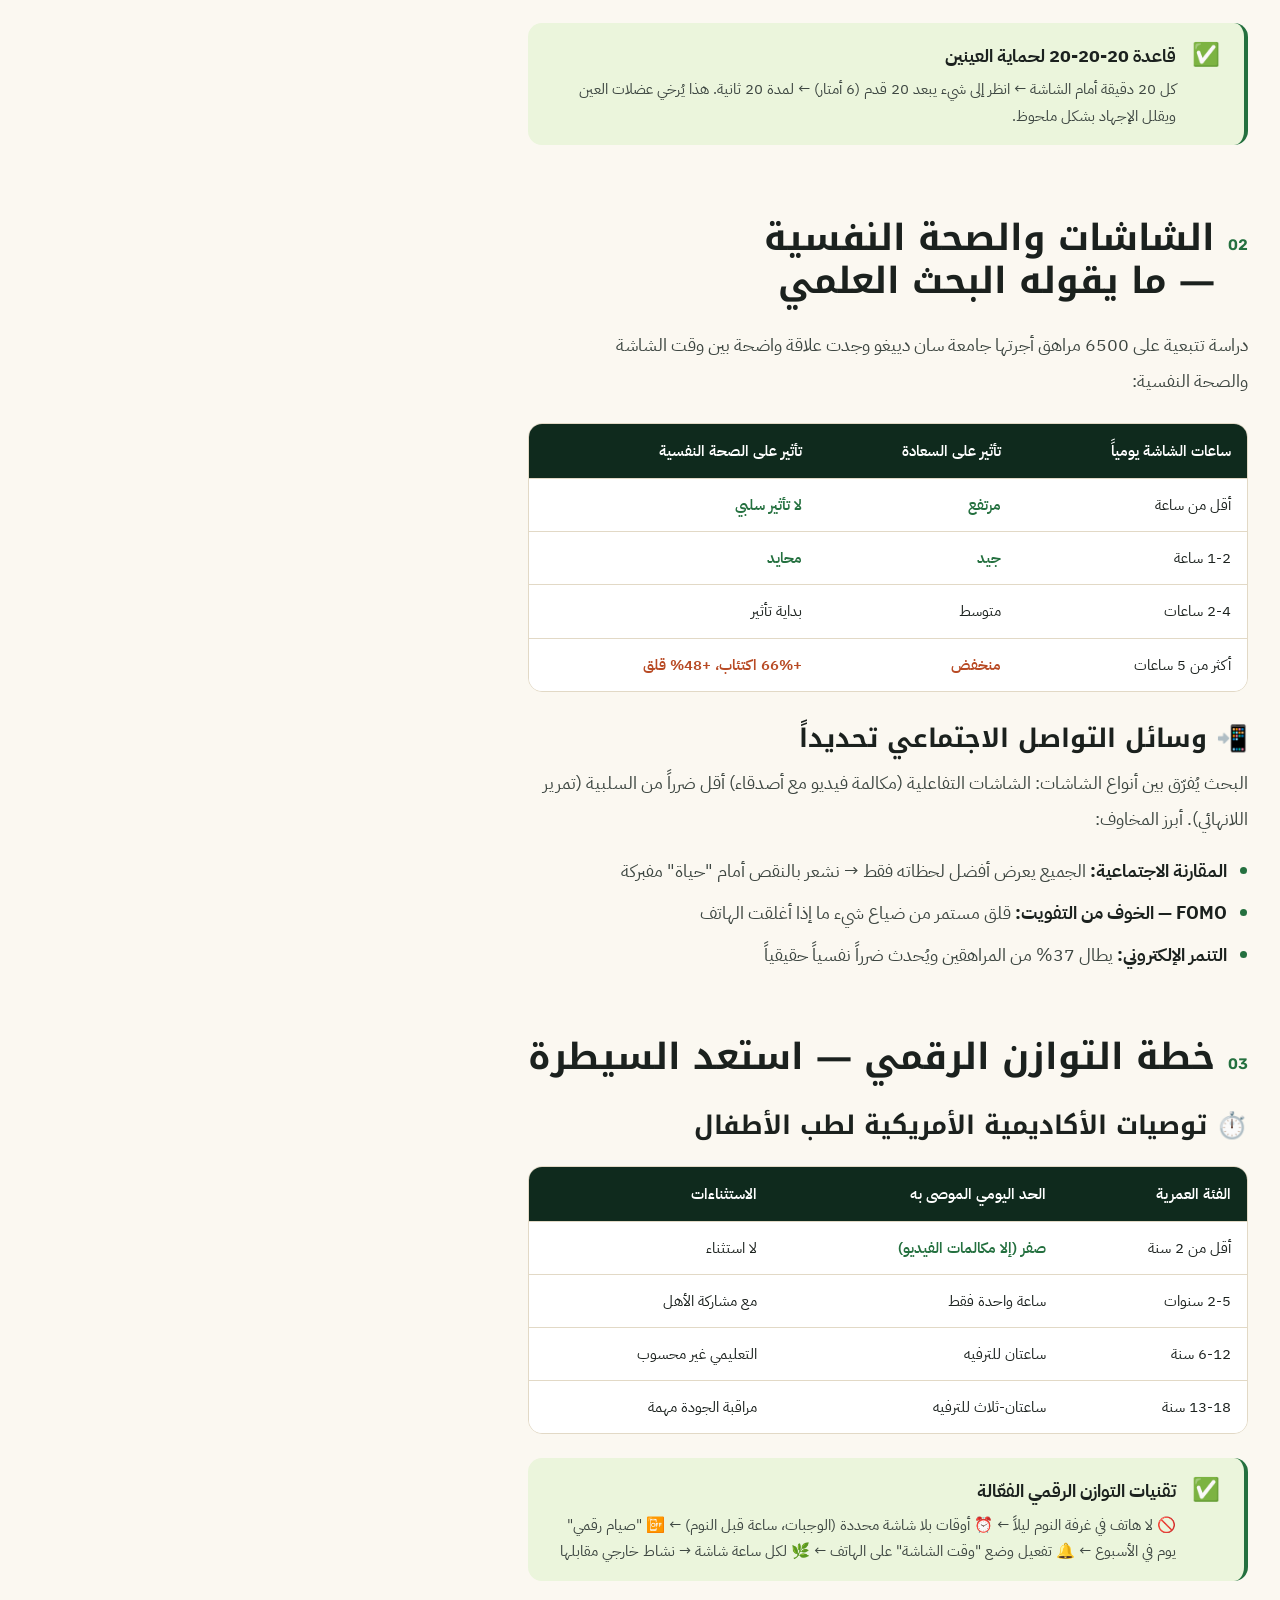
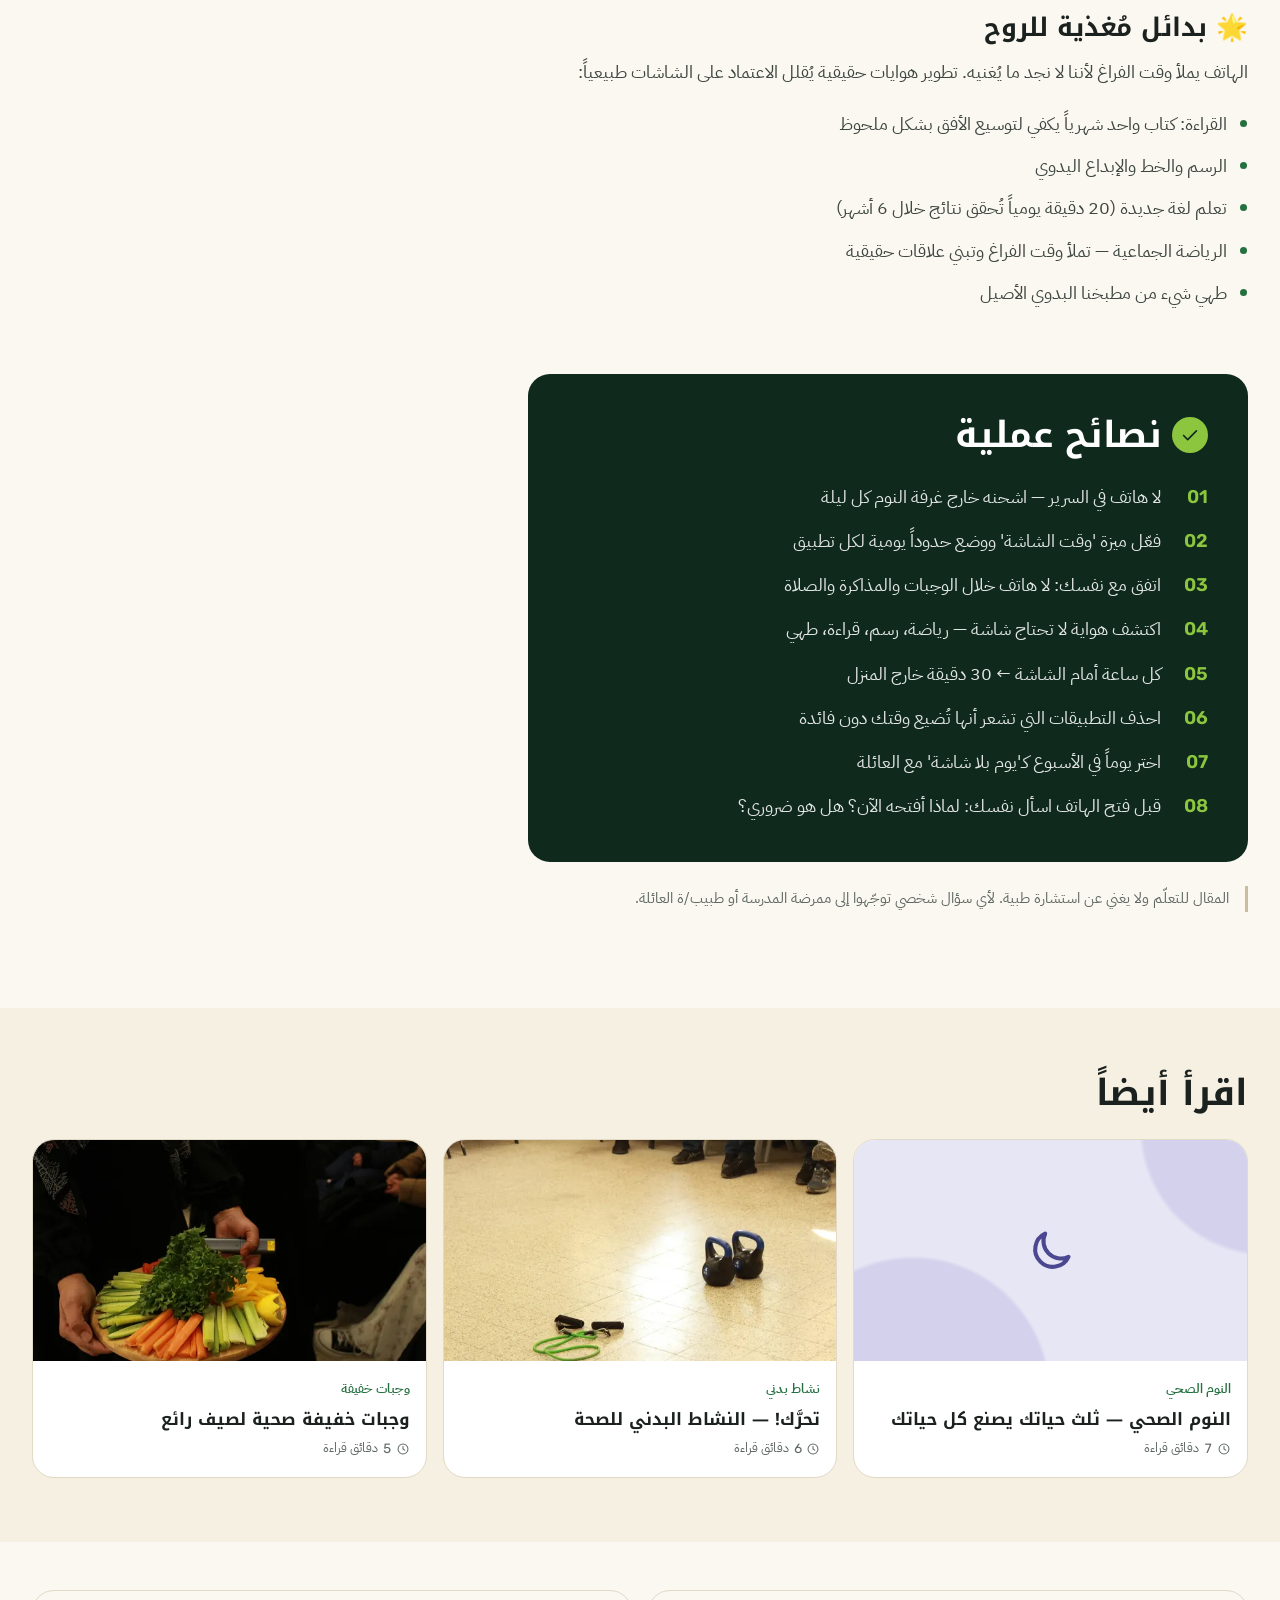
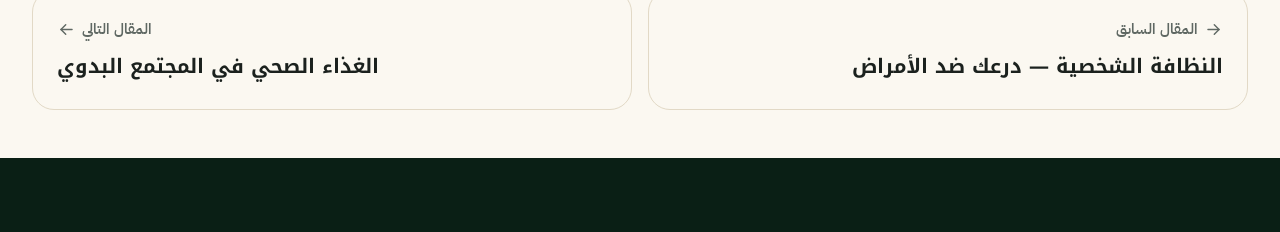
<file: articles/screen.html>
<!DOCTYPE html>
<html lang="ar" dir="rtl" data-base="../">
<head>
  <meta charset="UTF-8">
  <meta name="viewport" content="width=device-width, initial-scale=1, viewport-fit=cover">
  <title>الشاشات والصحة — التوازن في العصر الرقمي | قادة الصحة</title>
  <meta name="description" content="علم ما تفعله الشاشة بدماغك وجسمك — وكيف تسترد التوازن" data-he-content="המדע של מה שמסך עושה למוח ולגוף — ואיך מחזירים את השליטה">
  <meta name="theme-color" content="#0f2a1d">
  <link rel="canonical" href="https://aamergamal318-source.github.io/SehaNoor/articles/screen.html">
  <meta property="og:type" content="article">
  <meta property="og:title" content="الشاشات والصحة — التوازن في العصر الرقمي | מסכים ובריאות — איזון בעידן הדיגיטלי">
  <meta property="og:description" content="علم ما تفعله الشاشة بدماغك وجسمك — وكيف تسترد التوازن">
  <meta property="og:url" content="https://aamergamal318-source.github.io/SehaNoor/articles/screen.html">
  <meta property="og:image" content="https://aamergamal318-source.github.io/SehaNoor/assets/img/og-image.jpg">
  <meta name="twitter:card" content="summary_large_image">
  <link rel="icon" type="image/png" href="../assets/img/favicon-64.png">
  <link rel="apple-touch-icon" href="../assets/img/apple-touch-icon.png">
  <script>!function(d){d.documentElement.classList.add("js");try{var l=new URLSearchParams(location.search).get("lang")||localStorage.getItem("ortbari_lang");if(l==="he"){d.documentElement.lang="he";d.documentElement.classList.add("i18n-pending")}}catch(e){}}(document)</script>
  <link rel="preconnect" href="https://fonts.googleapis.com">
  <link rel="preconnect" href="https://fonts.gstatic.com" crossorigin>
  <link rel="stylesheet" href="https://fonts.googleapis.com/css2?family=IBM+Plex+Sans+Arabic:wght@400;600;700&family=IBM+Plex+Sans+Hebrew:wght@400;600;700&family=Noto+Kufi+Arabic:wght@700;800&family=Rubik:wght@600;800&display=swap">
  <link rel="stylesheet" href="../assets/css/tokens.css">
  <link rel="stylesheet" href="../assets/css/base.css">
  <link rel="stylesheet" href="../assets/css/article.css">
</head>
<body class="page-article" data-article-id="screen">

  <a class="skip-link" href="#main" data-he="דילוג לתוכן הראשי">انتقل إلى المحتوى الرئيسي</a>
  <div class="scroll-progress" aria-hidden="true"></div>

  <header class="site-header">
    <div class="container container--wide header-inner">
      <a class="brand" href="../" aria-label="قادة الصحة – الصفحة الرئيسية" data-he-aria-label="מנהיגי בריאות – דף הבית">
        <img class="brand__mark" src="../assets/img/mark-96.png" srcset="../assets/img/mark-96.png 1x, ../assets/img/mark-192.png 2x" width="42" height="42" alt="">
        <span class="brand__text">
          <span class="brand__name" data-he="מנהיגי בריאות">قادة الصحة</span>
          <span class="brand__sub" data-he="מרכז הידע">مركز المعرفة</span>
        </span>
      </a>
      <nav class="main-nav" id="mainNav" aria-label="التنقل الرئيسي" data-he-aria-label="ניווט ראשי">
        <ul class="main-nav__list">
          <li><a class="main-nav__link" href="../" data-he="דף הבית">الرئيسية</a></li>
          <li><a class="main-nav__link" href="../learn.html#articles" aria-current="page" data-he="מאמרים">المقالات</a></li>
          <li><a class="main-nav__link" href="../learn.html#challenges" data-he="אתגרים">التحديات</a></li>
          <li><a class="main-nav__link" href="../learn.html#bmi" data-he="מחשבון BMI">حاسبة BMI</a></li>
          <li><a class="main-nav__link" href="../presentation.html" data-he="מצגת">العرض</a></li>
        </ul>
      </nav>
      <div class="header-actions">
        <button class="lang-toggle" type="button" data-lang-toggle aria-label="التبديل إلى العبرية">
          <svg class="icon" aria-hidden="true"><use href="../assets/img/icons.svg#globe"/></svg>
          <span data-lang-label lang="he">עברית</span>
        </button>
        <a class="btn btn--primary btn--sm header-cta" href="../pledge.html" data-he="חתמו על האמנה">وقّع الميثاق</a>
        <button class="menu-btn" type="button" aria-expanded="false" aria-controls="mainNav" aria-label="فتح القائمة" data-he-aria-label="פתיחת התפריט">
          <span class="menu-btn__bars" aria-hidden="true"></span>
        </button>
      </div>
    </div>
  </header>

  <main id="main">
    <header class="art-hero" data-art-hero>
      <div class="container art-hero__grid"><div class="art-hero__text"><h1 class="art-hero__title">الشاشات والصحة — التوازن في العصر الرقمي</h1><p class="art-hero__sub">علم ما تفعله الشاشة بدماغك وجسمك — وكيف تسترد التوازن</p></div></div>
    </header>

    <div class="container art-layout">
      <article class="art-body">
        <div class="art-intro" data-art-intro></div>
        <div data-art-sections></div>
        <section class="tips" data-art-tips aria-label="نصائح | טיפים"></section>
        <p class="art-disclaimer" data-art-disclaimer></p>
      </article>
      <aside class="art-side">
        <div class="side__sticky">
          <nav class="side__box" data-art-toc aria-label="محتويات المقال" data-he-aria-label="תוכן המאמר"></nav>
          <div class="side__box side__box--facts" data-art-facts></div>
          <div data-art-share></div>
        </div>
      </aside>
    </div>

    <section class="related section--sand">
      <div class="container" data-art-related></div>
    </section>
    <nav class="container pager" data-art-pager aria-label="مقالات أخرى" data-he-aria-label="מאמרים נוספים"></nav>
  </main>

  <footer class="site-footer site-footer--slim on-dark">
    <div class="container footer-bottom">
      <span>© <span class="num" data-year>2026</span> <span data-he="בית הספר המקיף אורט אבו רביעה – כסיפה">المدرسة الشاملة أورط أبو ربيعة – كسيفة</span></span>
      <a href="../learn.html#articles" data-he="לכל המאמרים">كل المقالات</a>
    </div>
  </footer>

  <script src="../assets/js/i18n.js"></script>
  <script src="../assets/js/site.js"></script>
  <script src="article-data.js"></script>
  <script src="../assets/js/article.js"></script>
</body>
</html>
</file>
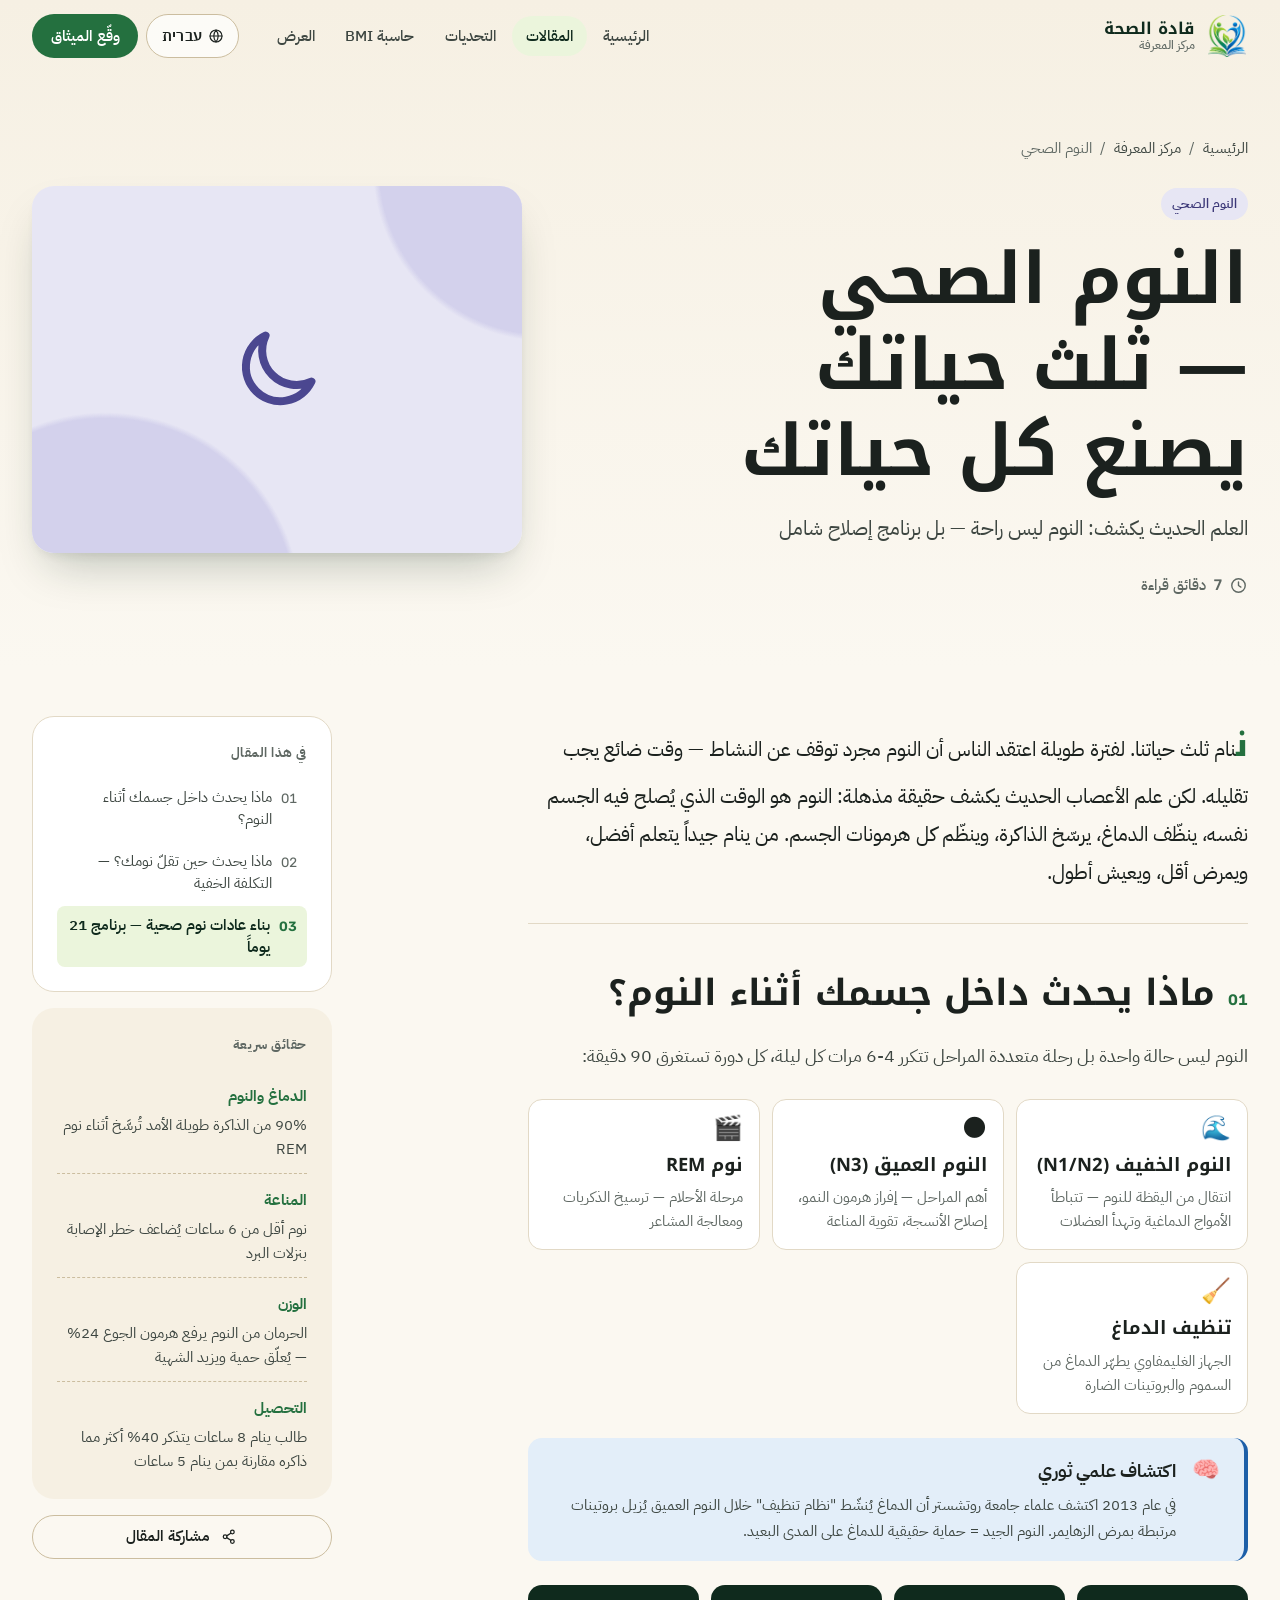
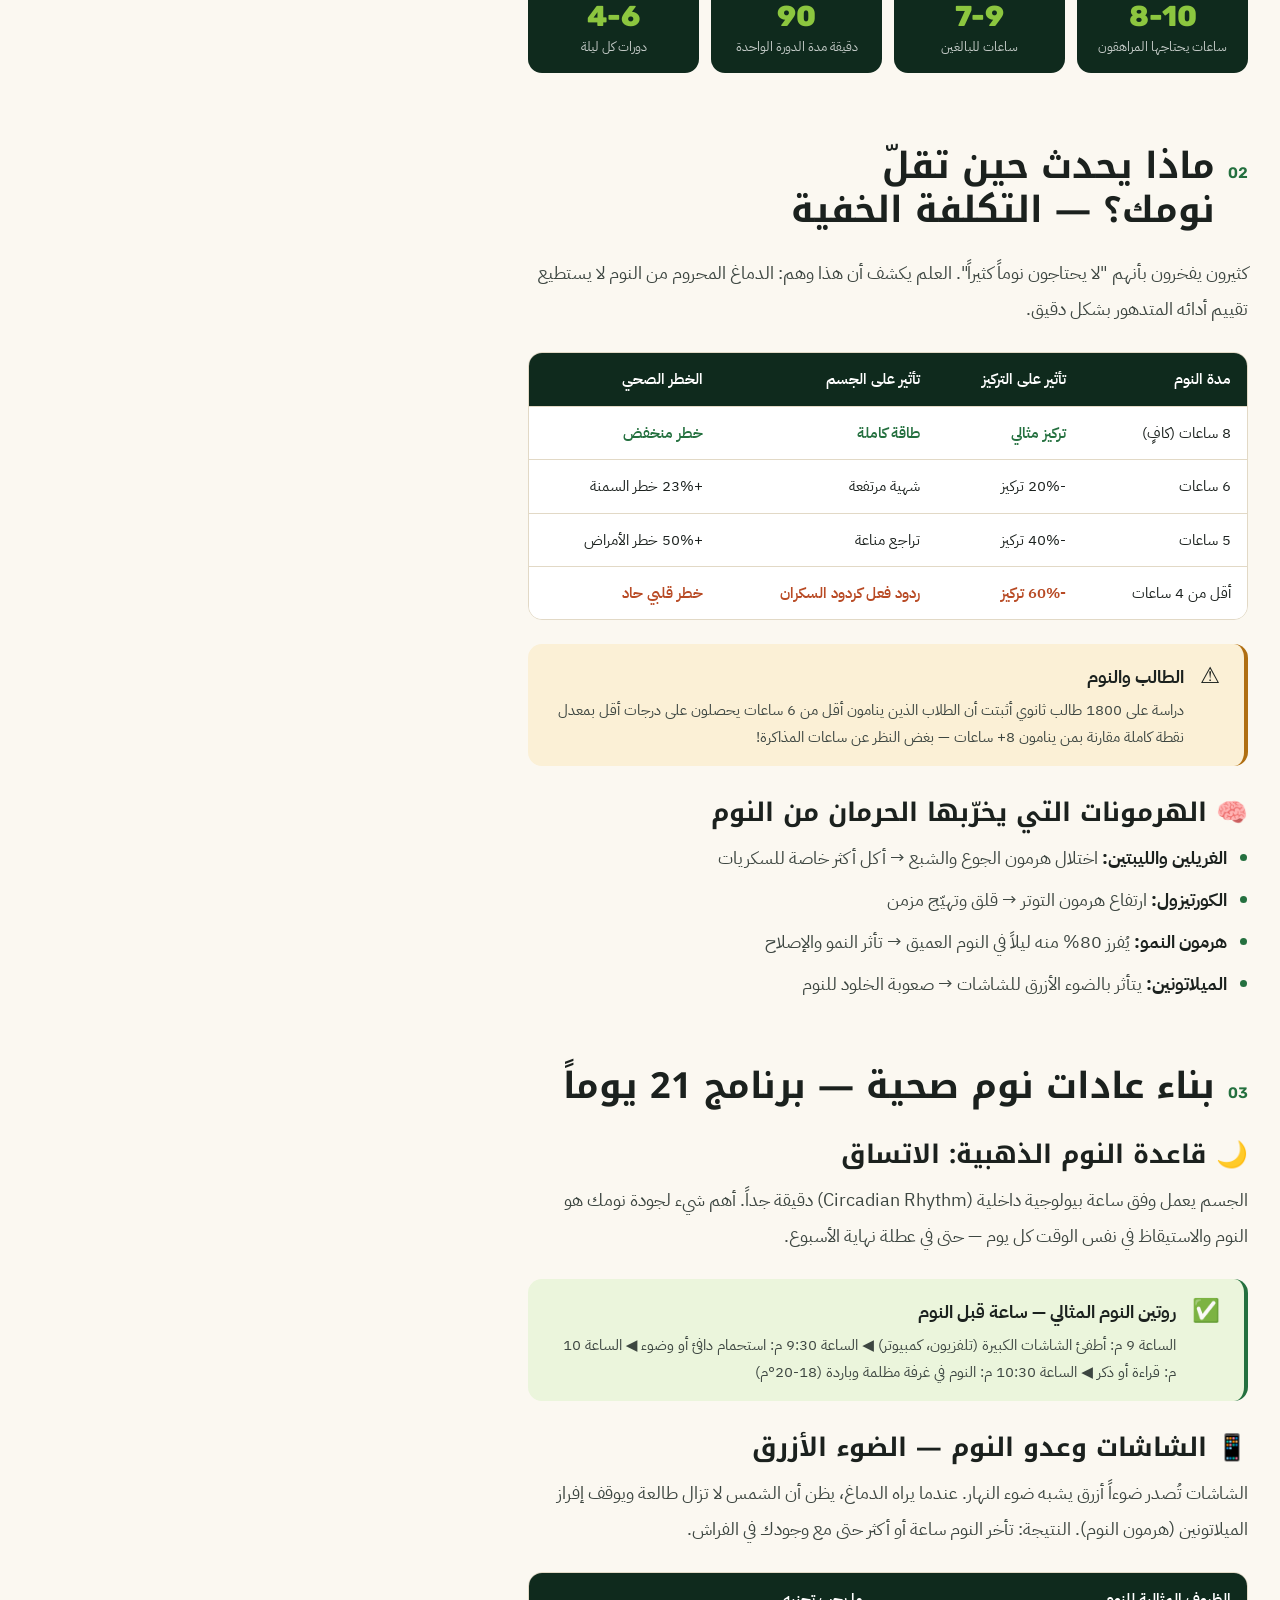
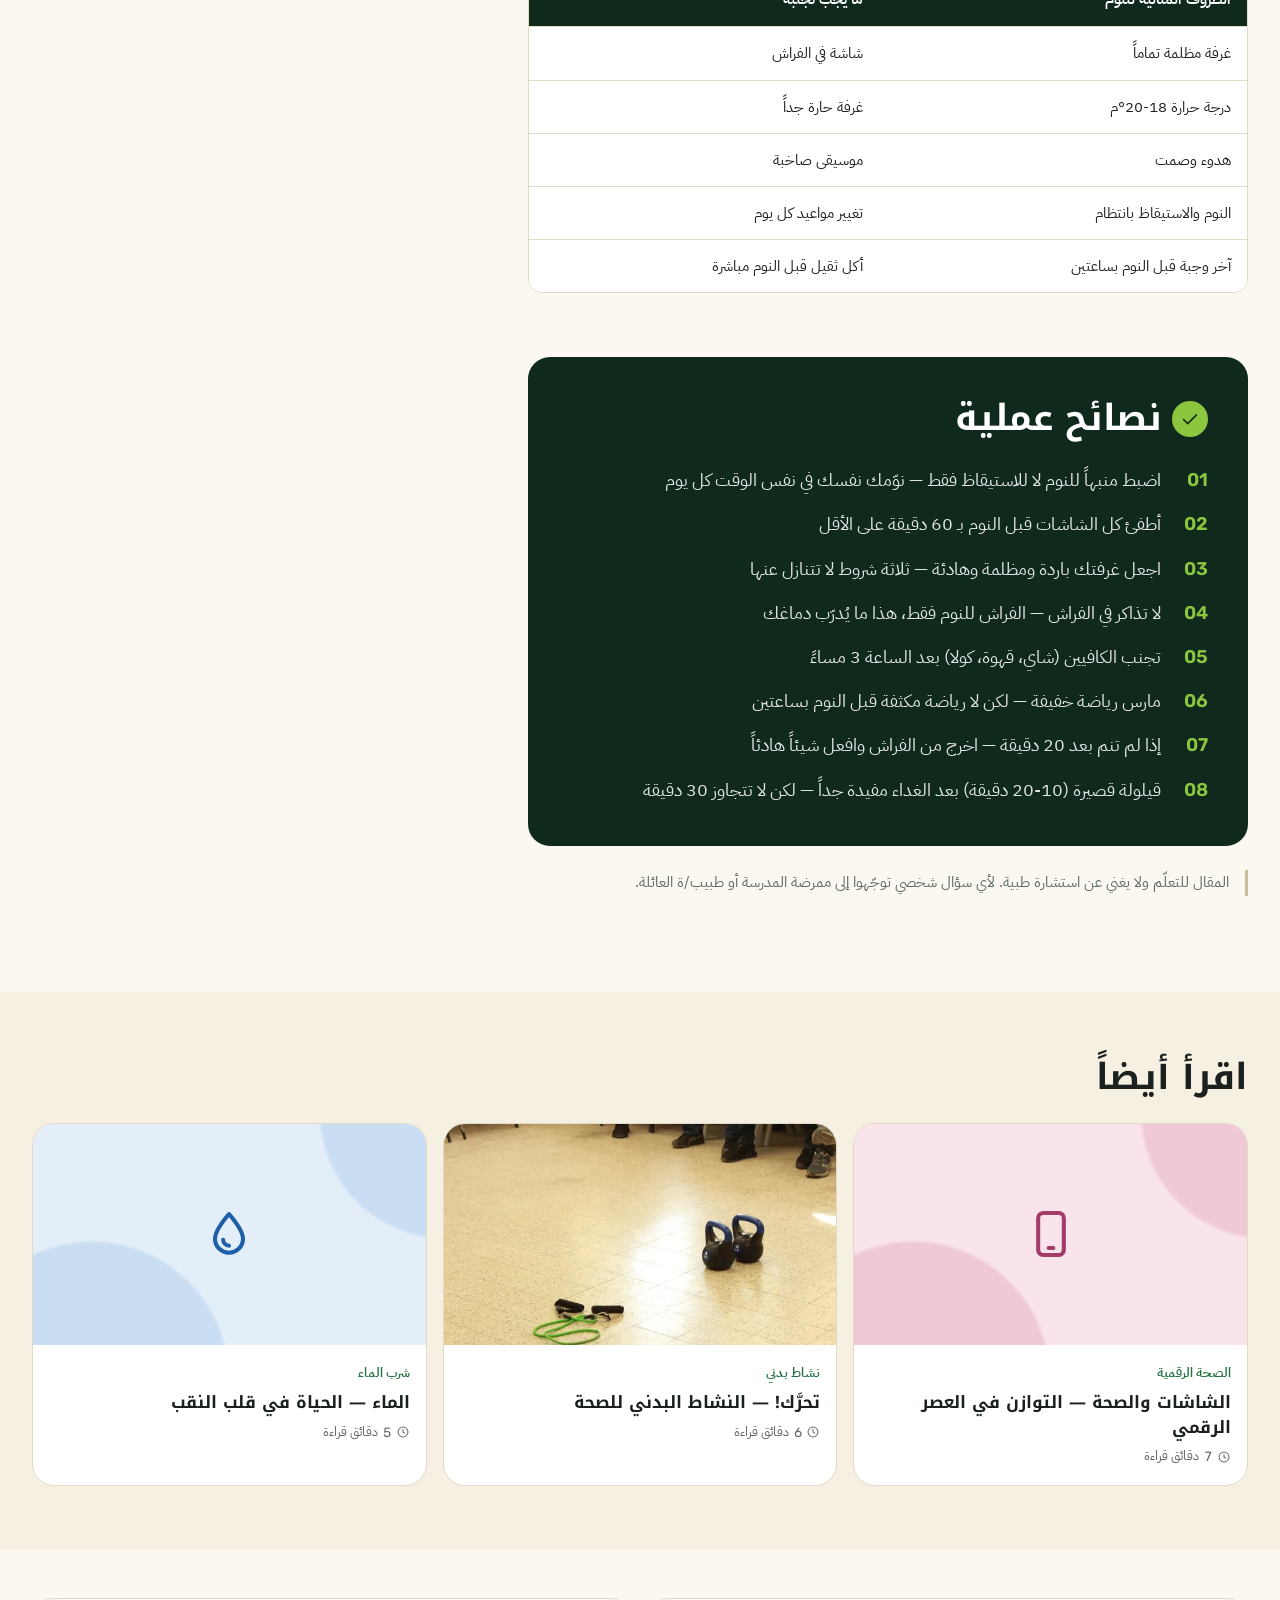
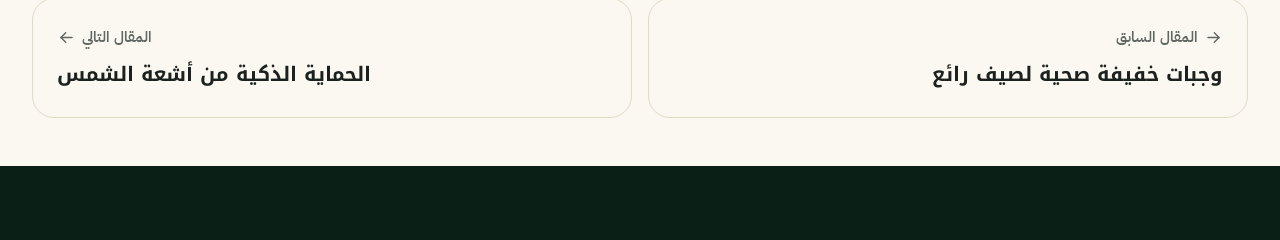
<file: articles/sleep.html>
<!DOCTYPE html>
<html lang="ar" dir="rtl" data-base="../">
<head>
  <meta charset="UTF-8">
  <meta name="viewport" content="width=device-width, initial-scale=1, viewport-fit=cover">
  <title>النوم الصحي — ثلث حياتك يصنع كل حياتك | قادة الصحة</title>
  <meta name="description" content="العلم الحديث يكشف: النوم ليس راحة — بل برنامج إصلاح شامل" data-he-content="המדע המודרני מגלה: שינה אינה מנוחה — היא תוכנית תיקון מקיפה">
  <meta name="theme-color" content="#0f2a1d">
  <link rel="canonical" href="https://aamergamal318-source.github.io/SehaNoor/articles/sleep.html">
  <meta property="og:type" content="article">
  <meta property="og:title" content="النوم الصحي — ثلث حياتك يصنع كل حياتك | שינה בריאה — שליש חייך מעצב את כל חייך">
  <meta property="og:description" content="العلم الحديث يكشف: النوم ليس راحة — بل برنامج إصلاح شامل">
  <meta property="og:url" content="https://aamergamal318-source.github.io/SehaNoor/articles/sleep.html">
  <meta property="og:image" content="https://aamergamal318-source.github.io/SehaNoor/assets/img/og-image.jpg">
  <meta name="twitter:card" content="summary_large_image">
  <link rel="icon" type="image/png" href="../assets/img/favicon-64.png">
  <link rel="apple-touch-icon" href="../assets/img/apple-touch-icon.png">
  <script>!function(d){d.documentElement.classList.add("js");try{var l=new URLSearchParams(location.search).get("lang")||localStorage.getItem("ortbari_lang");if(l==="he"){d.documentElement.lang="he";d.documentElement.classList.add("i18n-pending")}}catch(e){}}(document)</script>
  <link rel="preconnect" href="https://fonts.googleapis.com">
  <link rel="preconnect" href="https://fonts.gstatic.com" crossorigin>
  <link rel="stylesheet" href="https://fonts.googleapis.com/css2?family=IBM+Plex+Sans+Arabic:wght@400;600;700&family=IBM+Plex+Sans+Hebrew:wght@400;600;700&family=Noto+Kufi+Arabic:wght@700;800&family=Rubik:wght@600;800&display=swap">
  <link rel="stylesheet" href="../assets/css/tokens.css">
  <link rel="stylesheet" href="../assets/css/base.css">
  <link rel="stylesheet" href="../assets/css/article.css">
</head>
<body class="page-article" data-article-id="sleep">

  <a class="skip-link" href="#main" data-he="דילוג לתוכן הראשי">انتقل إلى المحتوى الرئيسي</a>
  <div class="scroll-progress" aria-hidden="true"></div>

  <header class="site-header">
    <div class="container container--wide header-inner">
      <a class="brand" href="../" aria-label="قادة الصحة – الصفحة الرئيسية" data-he-aria-label="מנהיגי בריאות – דף הבית">
        <img class="brand__mark" src="../assets/img/mark-96.png" srcset="../assets/img/mark-96.png 1x, ../assets/img/mark-192.png 2x" width="42" height="42" alt="">
        <span class="brand__text">
          <span class="brand__name" data-he="מנהיגי בריאות">قادة الصحة</span>
          <span class="brand__sub" data-he="מרכז הידע">مركز المعرفة</span>
        </span>
      </a>
      <nav class="main-nav" id="mainNav" aria-label="التنقل الرئيسي" data-he-aria-label="ניווט ראשי">
        <ul class="main-nav__list">
          <li><a class="main-nav__link" href="../" data-he="דף הבית">الرئيسية</a></li>
          <li><a class="main-nav__link" href="../learn.html#articles" aria-current="page" data-he="מאמרים">المقالات</a></li>
          <li><a class="main-nav__link" href="../learn.html#challenges" data-he="אתגרים">التحديات</a></li>
          <li><a class="main-nav__link" href="../learn.html#bmi" data-he="מחשבון BMI">حاسبة BMI</a></li>
          <li><a class="main-nav__link" href="../presentation.html" data-he="מצגת">العرض</a></li>
        </ul>
      </nav>
      <div class="header-actions">
        <button class="lang-toggle" type="button" data-lang-toggle aria-label="التبديل إلى العبرية">
          <svg class="icon" aria-hidden="true"><use href="../assets/img/icons.svg#globe"/></svg>
          <span data-lang-label lang="he">עברית</span>
        </button>
        <a class="btn btn--primary btn--sm header-cta" href="../pledge.html" data-he="חתמו על האמנה">وقّع الميثاق</a>
        <button class="menu-btn" type="button" aria-expanded="false" aria-controls="mainNav" aria-label="فتح القائمة" data-he-aria-label="פתיחת התפריט">
          <span class="menu-btn__bars" aria-hidden="true"></span>
        </button>
      </div>
    </div>
  </header>

  <main id="main">
    <header class="art-hero" data-art-hero>
      <div class="container art-hero__grid"><div class="art-hero__text"><h1 class="art-hero__title">النوم الصحي — ثلث حياتك يصنع كل حياتك</h1><p class="art-hero__sub">العلم الحديث يكشف: النوم ليس راحة — بل برنامج إصلاح شامل</p></div></div>
    </header>

    <div class="container art-layout">
      <article class="art-body">
        <div class="art-intro" data-art-intro></div>
        <div data-art-sections></div>
        <section class="tips" data-art-tips aria-label="نصائح | טיפים"></section>
        <p class="art-disclaimer" data-art-disclaimer></p>
      </article>
      <aside class="art-side">
        <div class="side__sticky">
          <nav class="side__box" data-art-toc aria-label="محتويات المقال" data-he-aria-label="תוכן המאמר"></nav>
          <div class="side__box side__box--facts" data-art-facts></div>
          <div data-art-share></div>
        </div>
      </aside>
    </div>

    <section class="related section--sand">
      <div class="container" data-art-related></div>
    </section>
    <nav class="container pager" data-art-pager aria-label="مقالات أخرى" data-he-aria-label="מאמרים נוספים"></nav>
  </main>

  <footer class="site-footer site-footer--slim on-dark">
    <div class="container footer-bottom">
      <span>© <span class="num" data-year>2026</span> <span data-he="בית הספר המקיף אורט אבו רביעה – כסיפה">المدرسة الشاملة أورط أبو ربيعة – كسيفة</span></span>
      <a href="../learn.html#articles" data-he="לכל המאמרים">كل المقالات</a>
    </div>
  </footer>

  <script src="../assets/js/i18n.js"></script>
  <script src="../assets/js/site.js"></script>
  <script src="article-data.js"></script>
  <script src="../assets/js/article.js"></script>
</body>
</html>
</file>
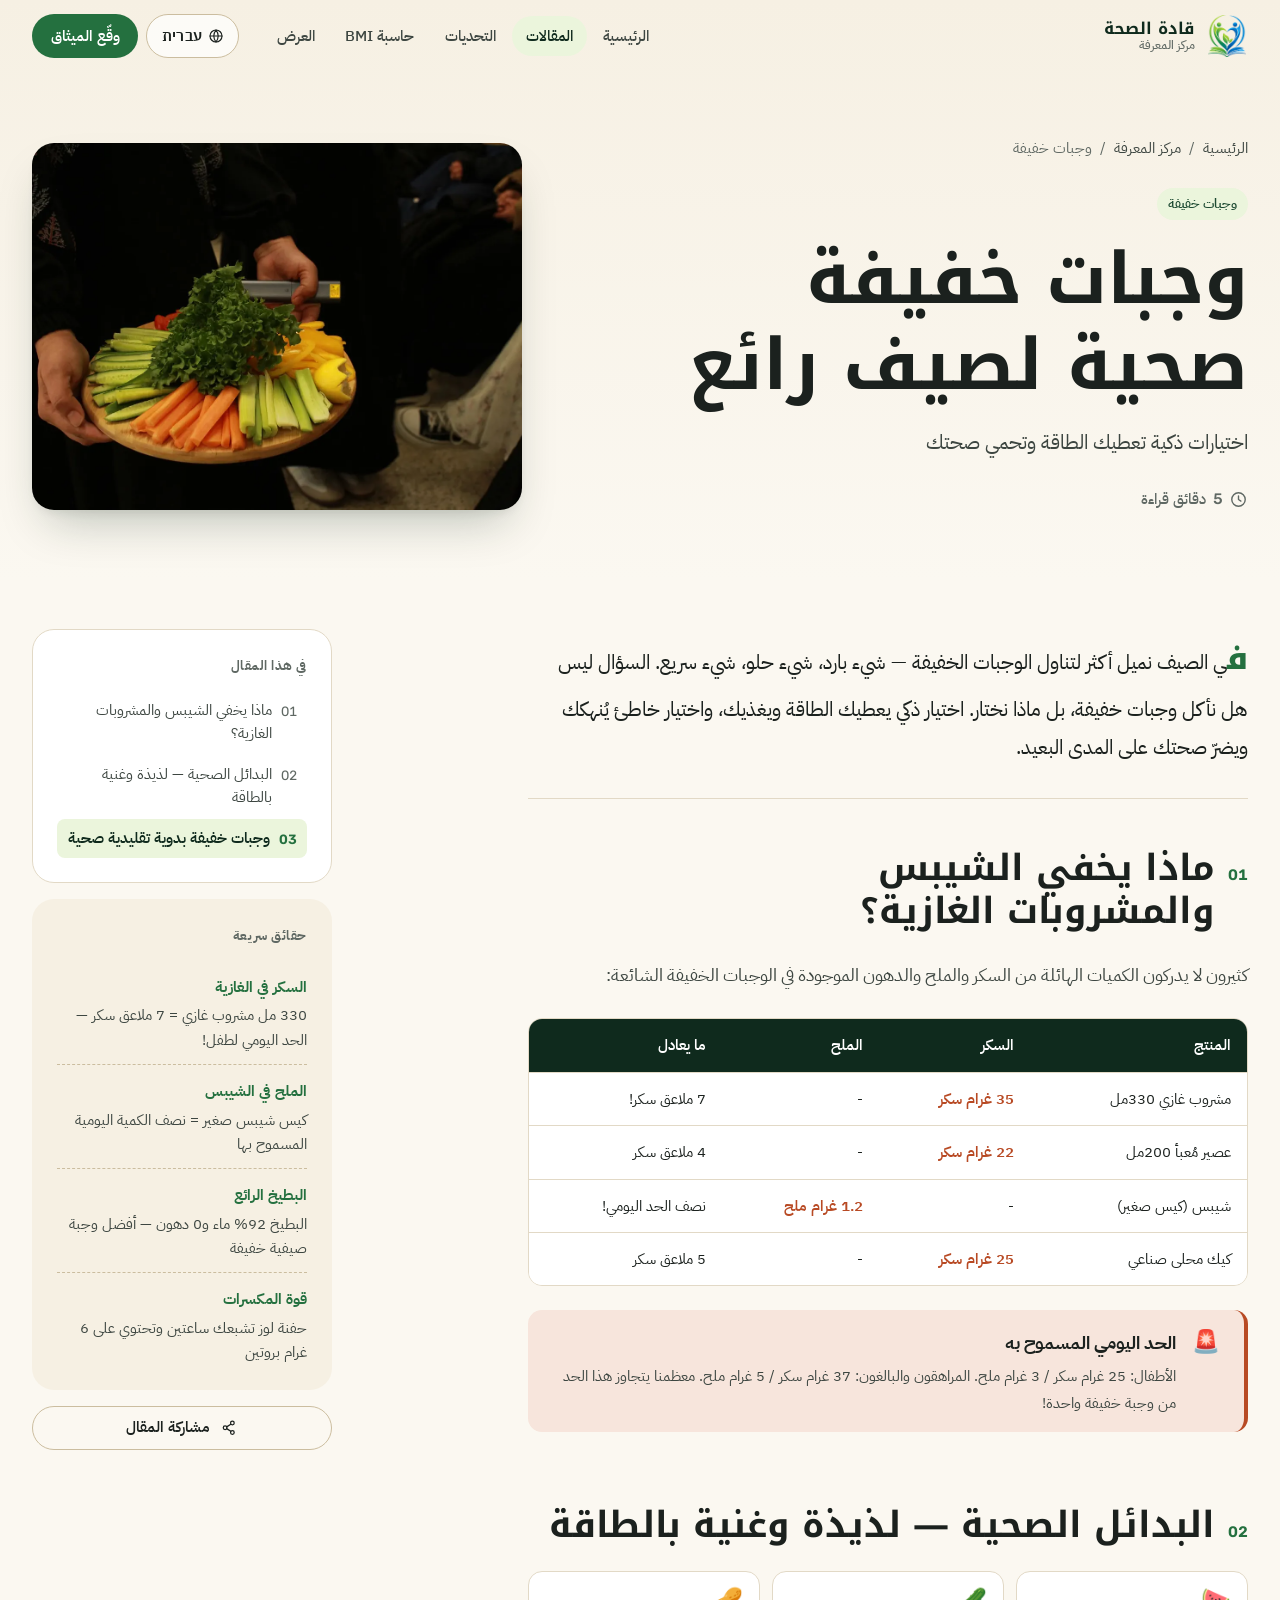
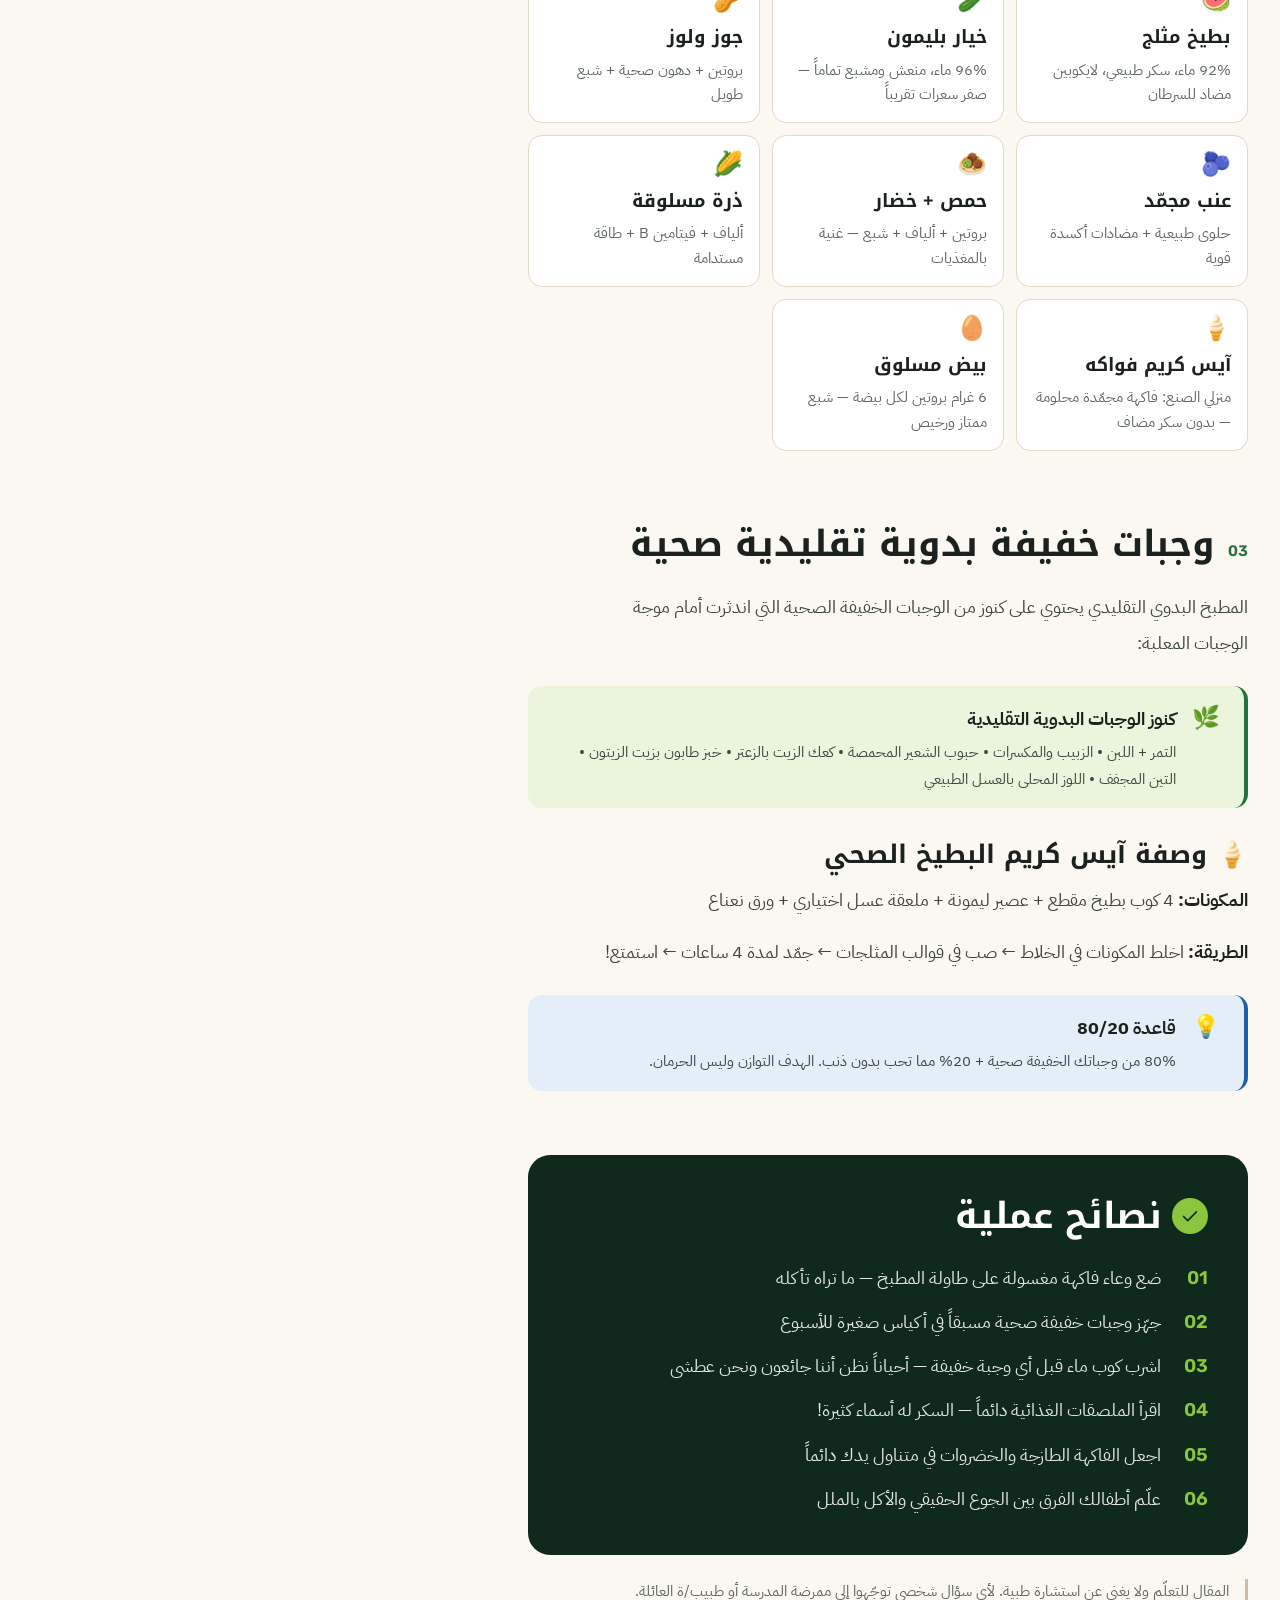
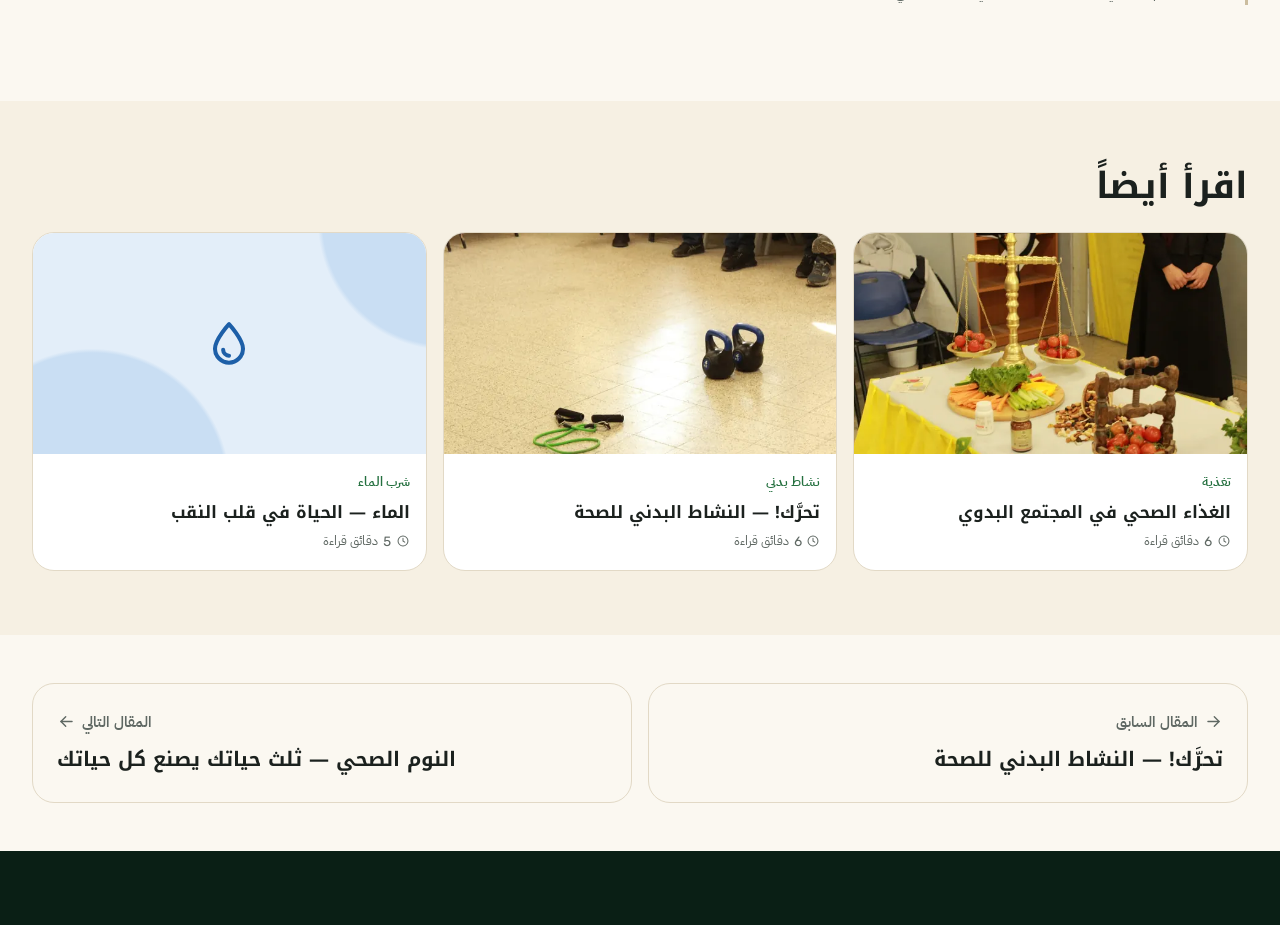
<file: articles/snacks.html>
<!DOCTYPE html>
<html lang="ar" dir="rtl" data-base="../">
<head>
  <meta charset="UTF-8">
  <meta name="viewport" content="width=device-width, initial-scale=1, viewport-fit=cover">
  <title>وجبات خفيفة صحية لصيف رائع | قادة الصحة</title>
  <meta name="description" content="اختيارات ذكية تعطيك الطاقة وتحمي صحتك" data-he-content="בחירות חכמות שנותנות אנרגיה ומגנות על הבריאות">
  <meta name="theme-color" content="#0f2a1d">
  <link rel="canonical" href="https://aamergamal318-source.github.io/SehaNoor/articles/snacks.html">
  <meta property="og:type" content="article">
  <meta property="og:title" content="وجبات خفيفة صحية لصيف رائع | חטיפים בריאים לקיץ מושלם">
  <meta property="og:description" content="اختيارات ذكية تعطيك الطاقة وتحمي صحتك">
  <meta property="og:url" content="https://aamergamal318-source.github.io/SehaNoor/articles/snacks.html">
  <meta property="og:image" content="https://aamergamal318-source.github.io/SehaNoor/assets/img/og-image.jpg">
  <meta name="twitter:card" content="summary_large_image">
  <link rel="icon" type="image/png" href="../assets/img/favicon-64.png">
  <link rel="apple-touch-icon" href="../assets/img/apple-touch-icon.png">
  <script>!function(d){d.documentElement.classList.add("js");try{var l=new URLSearchParams(location.search).get("lang")||localStorage.getItem("ortbari_lang");if(l==="he"){d.documentElement.lang="he";d.documentElement.classList.add("i18n-pending")}}catch(e){}}(document)</script>
  <link rel="preconnect" href="https://fonts.googleapis.com">
  <link rel="preconnect" href="https://fonts.gstatic.com" crossorigin>
  <link rel="stylesheet" href="https://fonts.googleapis.com/css2?family=IBM+Plex+Sans+Arabic:wght@400;600;700&family=IBM+Plex+Sans+Hebrew:wght@400;600;700&family=Noto+Kufi+Arabic:wght@700;800&family=Rubik:wght@600;800&display=swap">
  <link rel="stylesheet" href="../assets/css/tokens.css">
  <link rel="stylesheet" href="../assets/css/base.css">
  <link rel="stylesheet" href="../assets/css/article.css">
</head>
<body class="page-article" data-article-id="snacks">

  <a class="skip-link" href="#main" data-he="דילוג לתוכן הראשי">انتقل إلى المحتوى الرئيسي</a>
  <div class="scroll-progress" aria-hidden="true"></div>

  <header class="site-header">
    <div class="container container--wide header-inner">
      <a class="brand" href="../" aria-label="قادة الصحة – الصفحة الرئيسية" data-he-aria-label="מנהיגי בריאות – דף הבית">
        <img class="brand__mark" src="../assets/img/mark-96.png" srcset="../assets/img/mark-96.png 1x, ../assets/img/mark-192.png 2x" width="42" height="42" alt="">
        <span class="brand__text">
          <span class="brand__name" data-he="מנהיגי בריאות">قادة الصحة</span>
          <span class="brand__sub" data-he="מרכז הידע">مركز المعرفة</span>
        </span>
      </a>
      <nav class="main-nav" id="mainNav" aria-label="التنقل الرئيسي" data-he-aria-label="ניווט ראשי">
        <ul class="main-nav__list">
          <li><a class="main-nav__link" href="../" data-he="דף הבית">الرئيسية</a></li>
          <li><a class="main-nav__link" href="../learn.html#articles" aria-current="page" data-he="מאמרים">المقالات</a></li>
          <li><a class="main-nav__link" href="../learn.html#challenges" data-he="אתגרים">التحديات</a></li>
          <li><a class="main-nav__link" href="../learn.html#bmi" data-he="מחשבון BMI">حاسبة BMI</a></li>
          <li><a class="main-nav__link" href="../presentation.html" data-he="מצגת">العرض</a></li>
        </ul>
      </nav>
      <div class="header-actions">
        <button class="lang-toggle" type="button" data-lang-toggle aria-label="التبديل إلى العبرية">
          <svg class="icon" aria-hidden="true"><use href="../assets/img/icons.svg#globe"/></svg>
          <span data-lang-label lang="he">עברית</span>
        </button>
        <a class="btn btn--primary btn--sm header-cta" href="../pledge.html" data-he="חתמו על האמנה">وقّع الميثاق</a>
        <button class="menu-btn" type="button" aria-expanded="false" aria-controls="mainNav" aria-label="فتح القائمة" data-he-aria-label="פתיחת התפריט">
          <span class="menu-btn__bars" aria-hidden="true"></span>
        </button>
      </div>
    </div>
  </header>

  <main id="main">
    <header class="art-hero" data-art-hero>
      <div class="container art-hero__grid"><div class="art-hero__text"><h1 class="art-hero__title">وجبات خفيفة صحية لصيف رائع</h1><p class="art-hero__sub">اختيارات ذكية تعطيك الطاقة وتحمي صحتك</p></div></div>
    </header>

    <div class="container art-layout">
      <article class="art-body">
        <div class="art-intro" data-art-intro></div>
        <div data-art-sections></div>
        <section class="tips" data-art-tips aria-label="نصائح | טיפים"></section>
        <p class="art-disclaimer" data-art-disclaimer></p>
      </article>
      <aside class="art-side">
        <div class="side__sticky">
          <nav class="side__box" data-art-toc aria-label="محتويات المقال" data-he-aria-label="תוכן המאמר"></nav>
          <div class="side__box side__box--facts" data-art-facts></div>
          <div data-art-share></div>
        </div>
      </aside>
    </div>

    <section class="related section--sand">
      <div class="container" data-art-related></div>
    </section>
    <nav class="container pager" data-art-pager aria-label="مقالات أخرى" data-he-aria-label="מאמרים נוספים"></nav>
  </main>

  <footer class="site-footer site-footer--slim on-dark">
    <div class="container footer-bottom">
      <span>© <span class="num" data-year>2026</span> <span data-he="בית הספר המקיף אורט אבו רביעה – כסיפה">المدرسة الشاملة أورط أبو ربيعة – كسيفة</span></span>
      <a href="../learn.html#articles" data-he="לכל המאמרים">كل المقالات</a>
    </div>
  </footer>

  <script src="../assets/js/i18n.js"></script>
  <script src="../assets/js/site.js"></script>
  <script src="article-data.js"></script>
  <script src="../assets/js/article.js"></script>
</body>
</html>
</file>
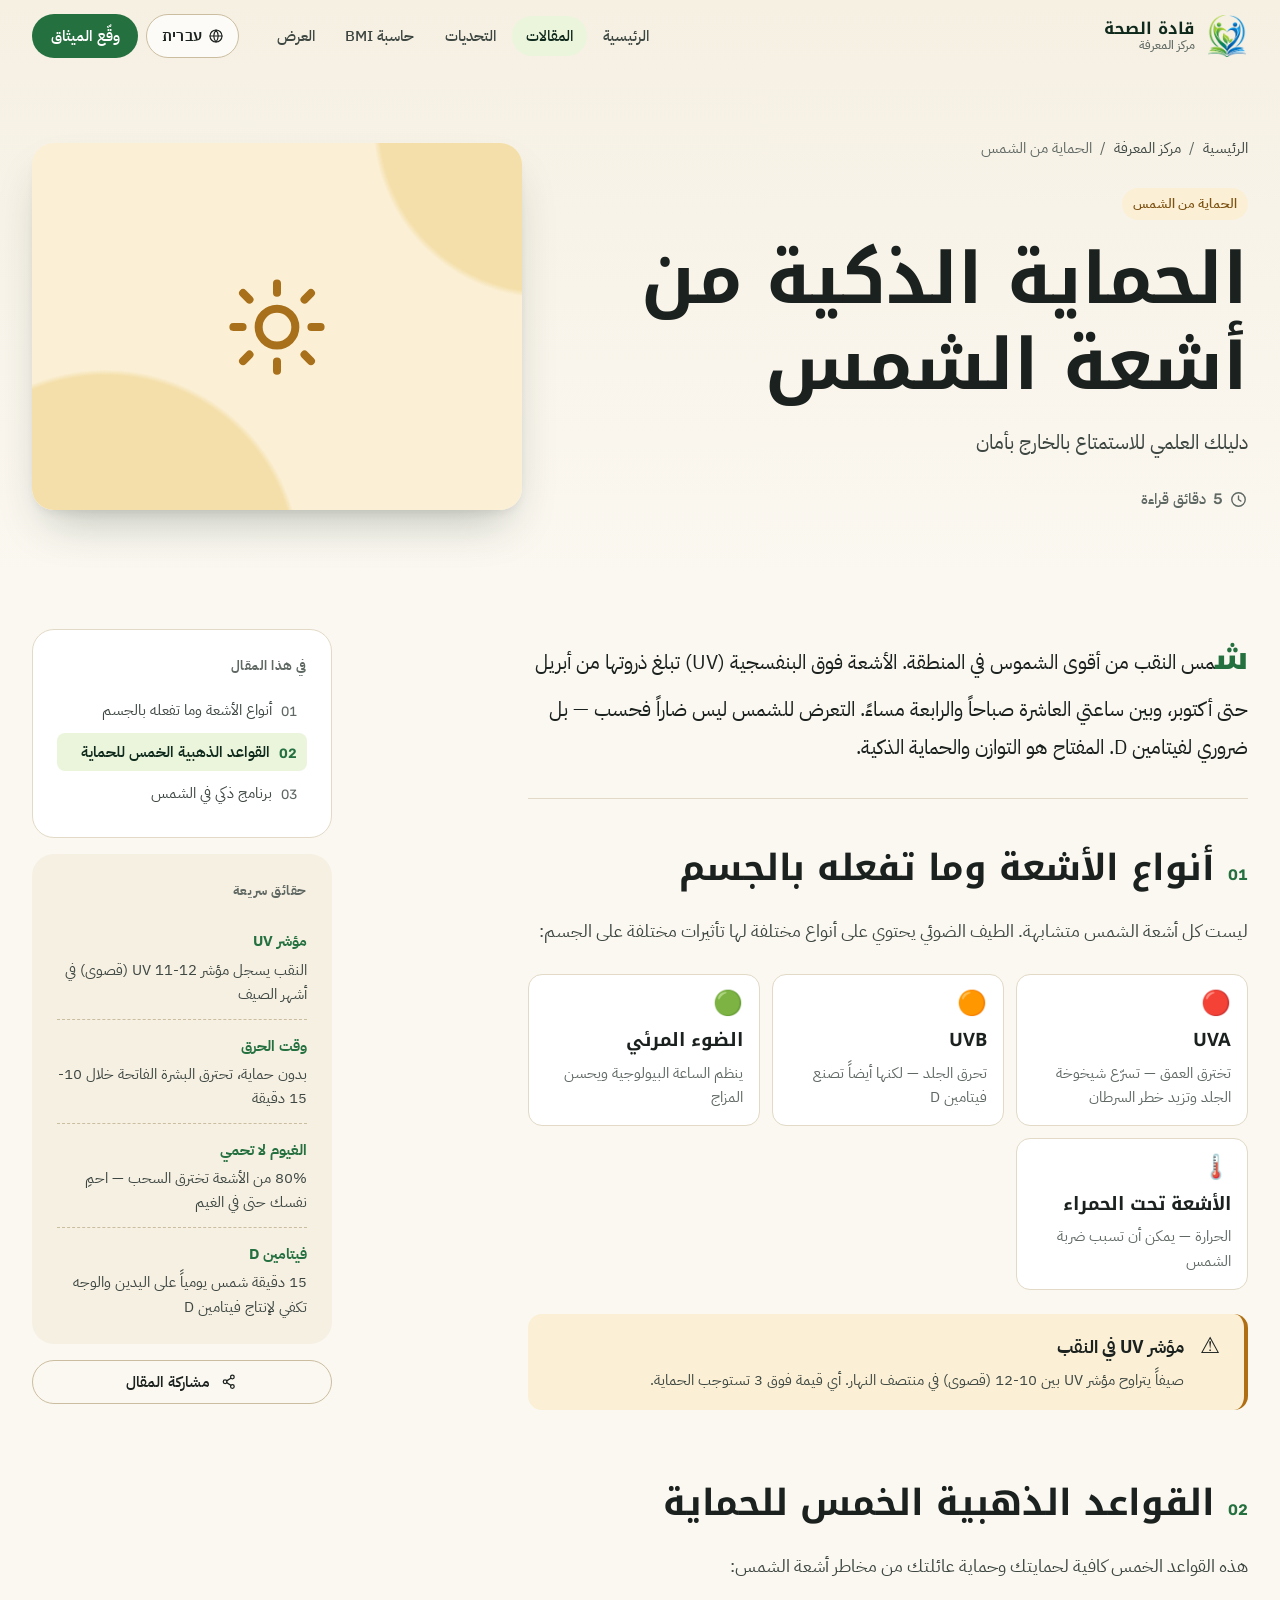
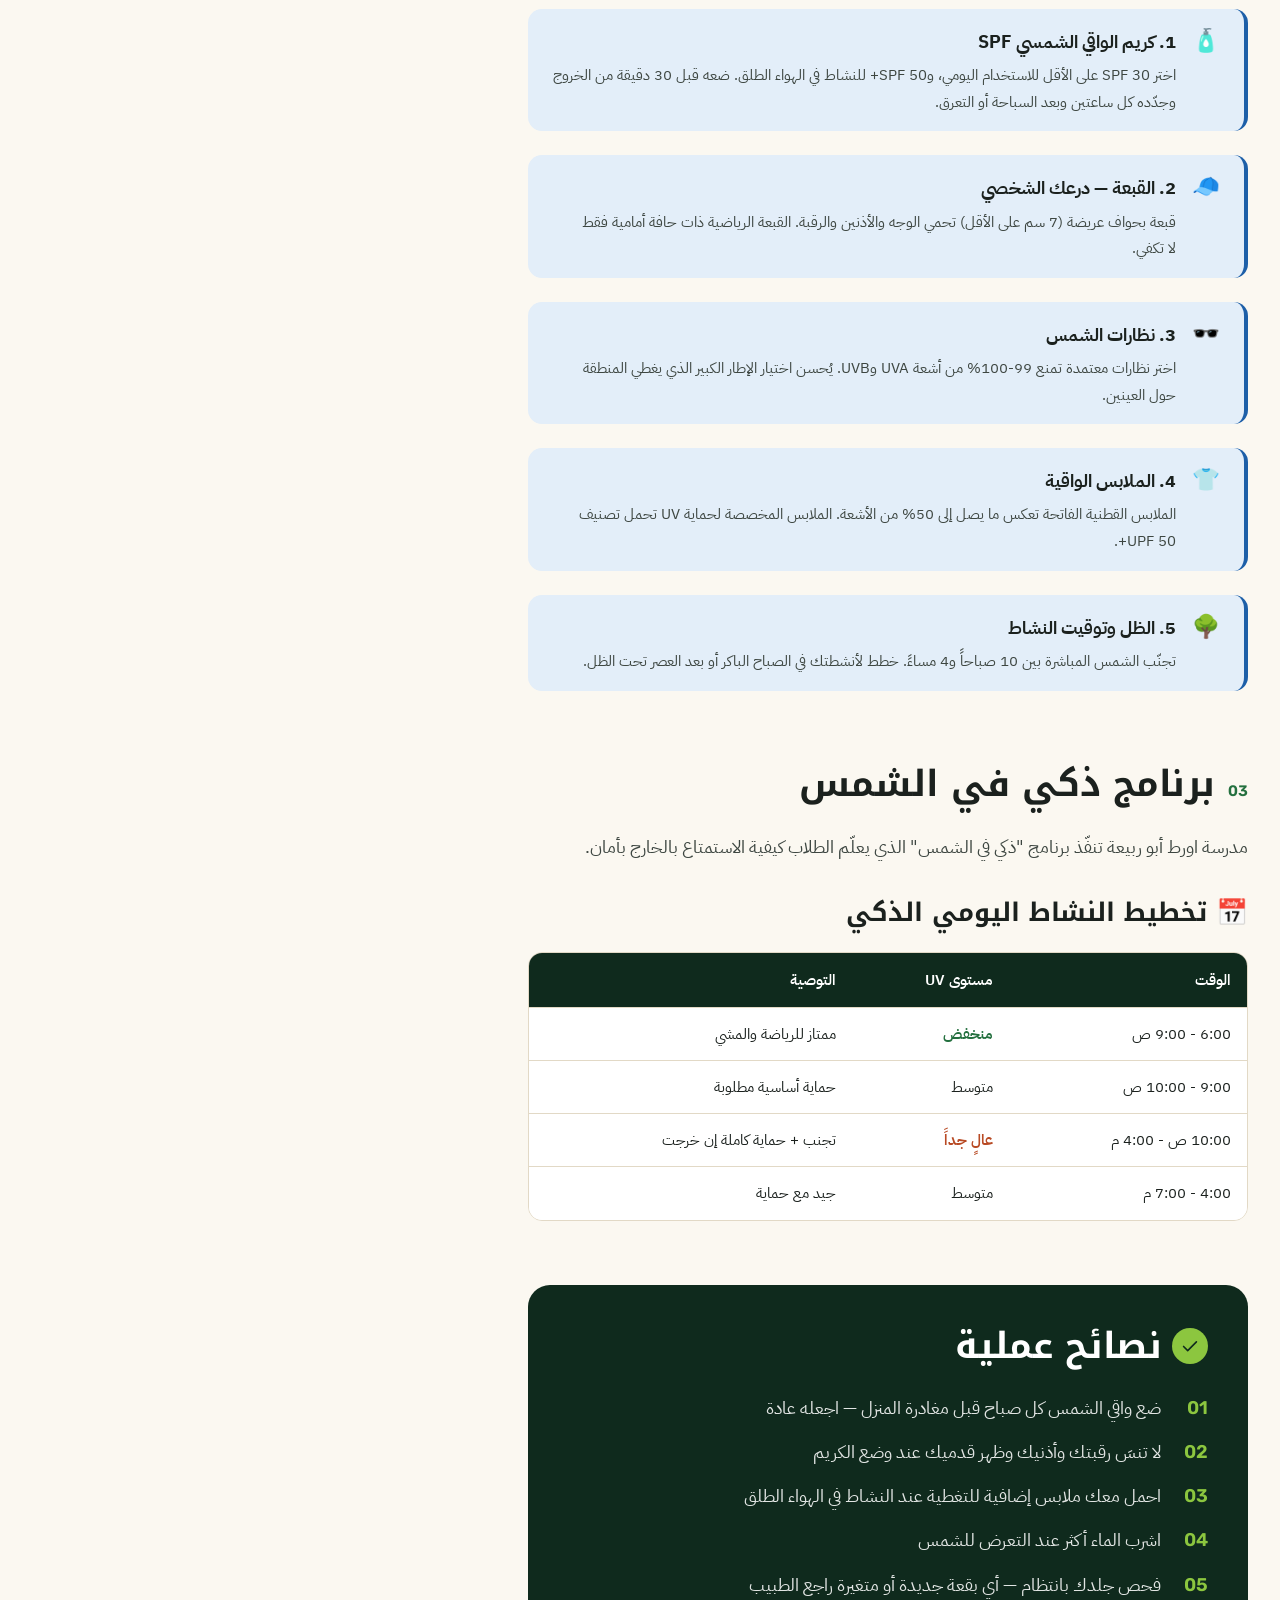
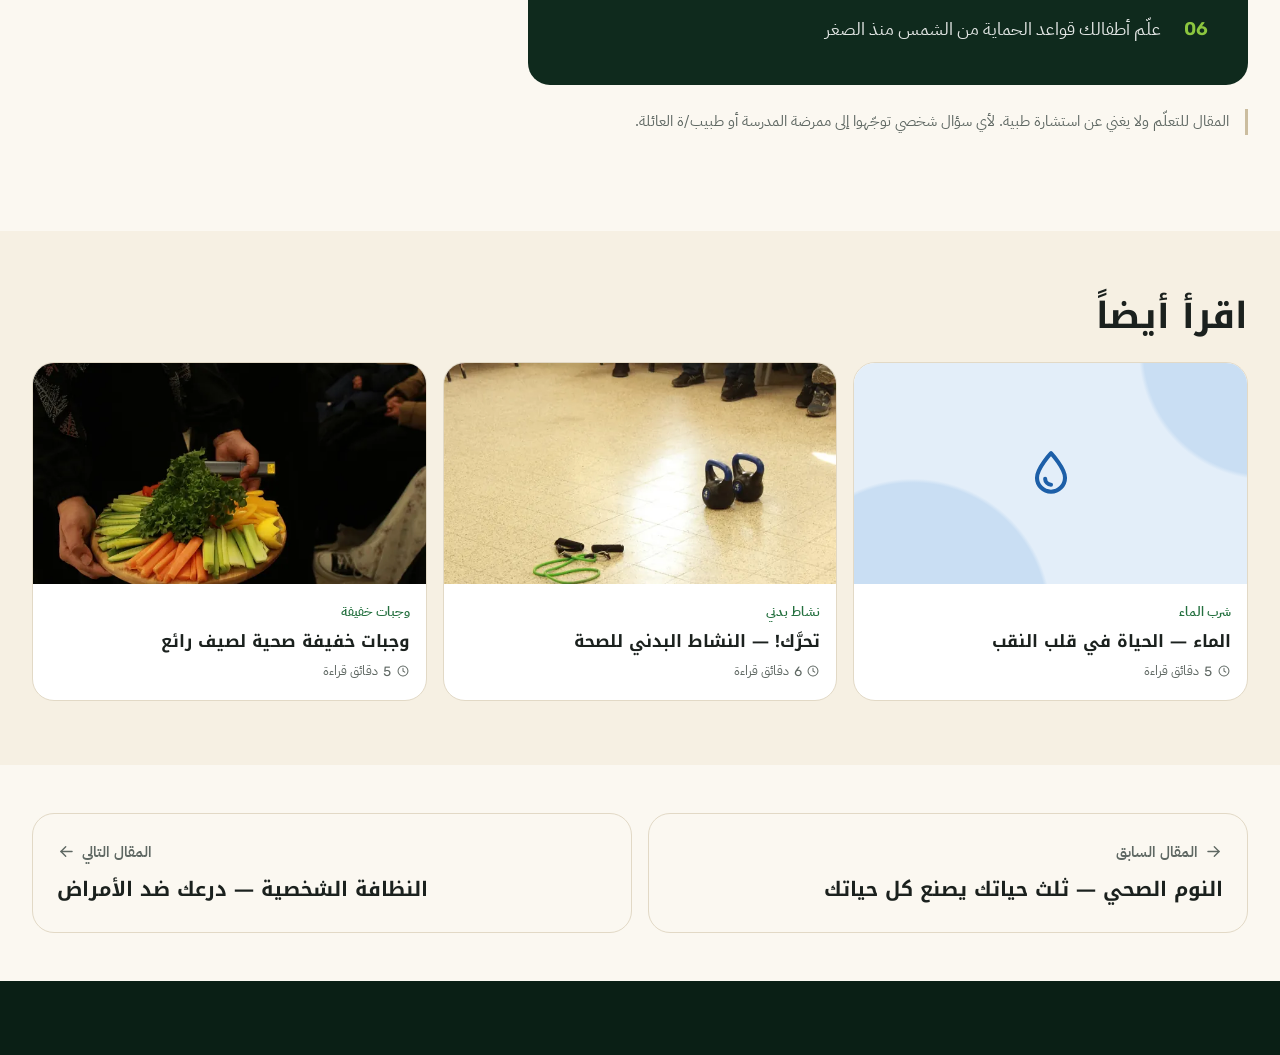
<file: articles/sun.html>
<!DOCTYPE html>
<html lang="ar" dir="rtl" data-base="../">
<head>
  <meta charset="UTF-8">
  <meta name="viewport" content="width=device-width, initial-scale=1, viewport-fit=cover">
  <title>الحماية الذكية من أشعة الشمس | قادة الصحة</title>
  <meta name="description" content="دليلك العلمي للاستمتاع بالخارج بأمان" data-he-content="המדריך המדעי שלך ליציאה בטוחה החוצה">
  <meta name="theme-color" content="#0f2a1d">
  <link rel="canonical" href="https://aamergamal318-source.github.io/SehaNoor/articles/sun.html">
  <meta property="og:type" content="article">
  <meta property="og:title" content="الحماية الذكية من أشعة الشمس | הגנה חכמה מהשמש">
  <meta property="og:description" content="دليلك العلمي للاستمتاع بالخارج بأمان">
  <meta property="og:url" content="https://aamergamal318-source.github.io/SehaNoor/articles/sun.html">
  <meta property="og:image" content="https://aamergamal318-source.github.io/SehaNoor/assets/img/og-image.jpg">
  <meta name="twitter:card" content="summary_large_image">
  <link rel="icon" type="image/png" href="../assets/img/favicon-64.png">
  <link rel="apple-touch-icon" href="../assets/img/apple-touch-icon.png">
  <script>!function(d){d.documentElement.classList.add("js");try{var l=new URLSearchParams(location.search).get("lang")||localStorage.getItem("ortbari_lang");if(l==="he"){d.documentElement.lang="he";d.documentElement.classList.add("i18n-pending")}}catch(e){}}(document)</script>
  <link rel="preconnect" href="https://fonts.googleapis.com">
  <link rel="preconnect" href="https://fonts.gstatic.com" crossorigin>
  <link rel="stylesheet" href="https://fonts.googleapis.com/css2?family=IBM+Plex+Sans+Arabic:wght@400;600;700&family=IBM+Plex+Sans+Hebrew:wght@400;600;700&family=Noto+Kufi+Arabic:wght@700;800&family=Rubik:wght@600;800&display=swap">
  <link rel="stylesheet" href="../assets/css/tokens.css">
  <link rel="stylesheet" href="../assets/css/base.css">
  <link rel="stylesheet" href="../assets/css/article.css">
</head>
<body class="page-article" data-article-id="sun">

  <a class="skip-link" href="#main" data-he="דילוג לתוכן הראשי">انتقل إلى المحتوى الرئيسي</a>
  <div class="scroll-progress" aria-hidden="true"></div>

  <header class="site-header">
    <div class="container container--wide header-inner">
      <a class="brand" href="../" aria-label="قادة الصحة – الصفحة الرئيسية" data-he-aria-label="מנהיגי בריאות – דף הבית">
        <img class="brand__mark" src="../assets/img/mark-96.png" srcset="../assets/img/mark-96.png 1x, ../assets/img/mark-192.png 2x" width="42" height="42" alt="">
        <span class="brand__text">
          <span class="brand__name" data-he="מנהיגי בריאות">قادة الصحة</span>
          <span class="brand__sub" data-he="מרכז הידע">مركز المعرفة</span>
        </span>
      </a>
      <nav class="main-nav" id="mainNav" aria-label="التنقل الرئيسي" data-he-aria-label="ניווט ראשי">
        <ul class="main-nav__list">
          <li><a class="main-nav__link" href="../" data-he="דף הבית">الرئيسية</a></li>
          <li><a class="main-nav__link" href="../learn.html#articles" aria-current="page" data-he="מאמרים">المقالات</a></li>
          <li><a class="main-nav__link" href="../learn.html#challenges" data-he="אתגרים">التحديات</a></li>
          <li><a class="main-nav__link" href="../learn.html#bmi" data-he="מחשבון BMI">حاسبة BMI</a></li>
          <li><a class="main-nav__link" href="../presentation.html" data-he="מצגת">العرض</a></li>
        </ul>
      </nav>
      <div class="header-actions">
        <button class="lang-toggle" type="button" data-lang-toggle aria-label="التبديل إلى العبرية">
          <svg class="icon" aria-hidden="true"><use href="../assets/img/icons.svg#globe"/></svg>
          <span data-lang-label lang="he">עברית</span>
        </button>
        <a class="btn btn--primary btn--sm header-cta" href="../pledge.html" data-he="חתמו על האמנה">وقّع الميثاق</a>
        <button class="menu-btn" type="button" aria-expanded="false" aria-controls="mainNav" aria-label="فتح القائمة" data-he-aria-label="פתיחת התפריט">
          <span class="menu-btn__bars" aria-hidden="true"></span>
        </button>
      </div>
    </div>
  </header>

  <main id="main">
    <header class="art-hero" data-art-hero>
      <div class="container art-hero__grid"><div class="art-hero__text"><h1 class="art-hero__title">الحماية الذكية من أشعة الشمس</h1><p class="art-hero__sub">دليلك العلمي للاستمتاع بالخارج بأمان</p></div></div>
    </header>

    <div class="container art-layout">
      <article class="art-body">
        <div class="art-intro" data-art-intro></div>
        <div data-art-sections></div>
        <section class="tips" data-art-tips aria-label="نصائح | טיפים"></section>
        <p class="art-disclaimer" data-art-disclaimer></p>
      </article>
      <aside class="art-side">
        <div class="side__sticky">
          <nav class="side__box" data-art-toc aria-label="محتويات المقال" data-he-aria-label="תוכן המאמר"></nav>
          <div class="side__box side__box--facts" data-art-facts></div>
          <div data-art-share></div>
        </div>
      </aside>
    </div>

    <section class="related section--sand">
      <div class="container" data-art-related></div>
    </section>
    <nav class="container pager" data-art-pager aria-label="مقالات أخرى" data-he-aria-label="מאמרים נוספים"></nav>
  </main>

  <footer class="site-footer site-footer--slim on-dark">
    <div class="container footer-bottom">
      <span>© <span class="num" data-year>2026</span> <span data-he="בית הספר המקיף אורט אבו רביעה – כסיפה">المدرسة الشاملة أورط أبو ربيعة – كسيفة</span></span>
      <a href="../learn.html#articles" data-he="לכל המאמרים">كل المقالات</a>
    </div>
  </footer>

  <script src="../assets/js/i18n.js"></script>
  <script src="../assets/js/site.js"></script>
  <script src="article-data.js"></script>
  <script src="../assets/js/article.js"></script>
</body>
</html>
</file>
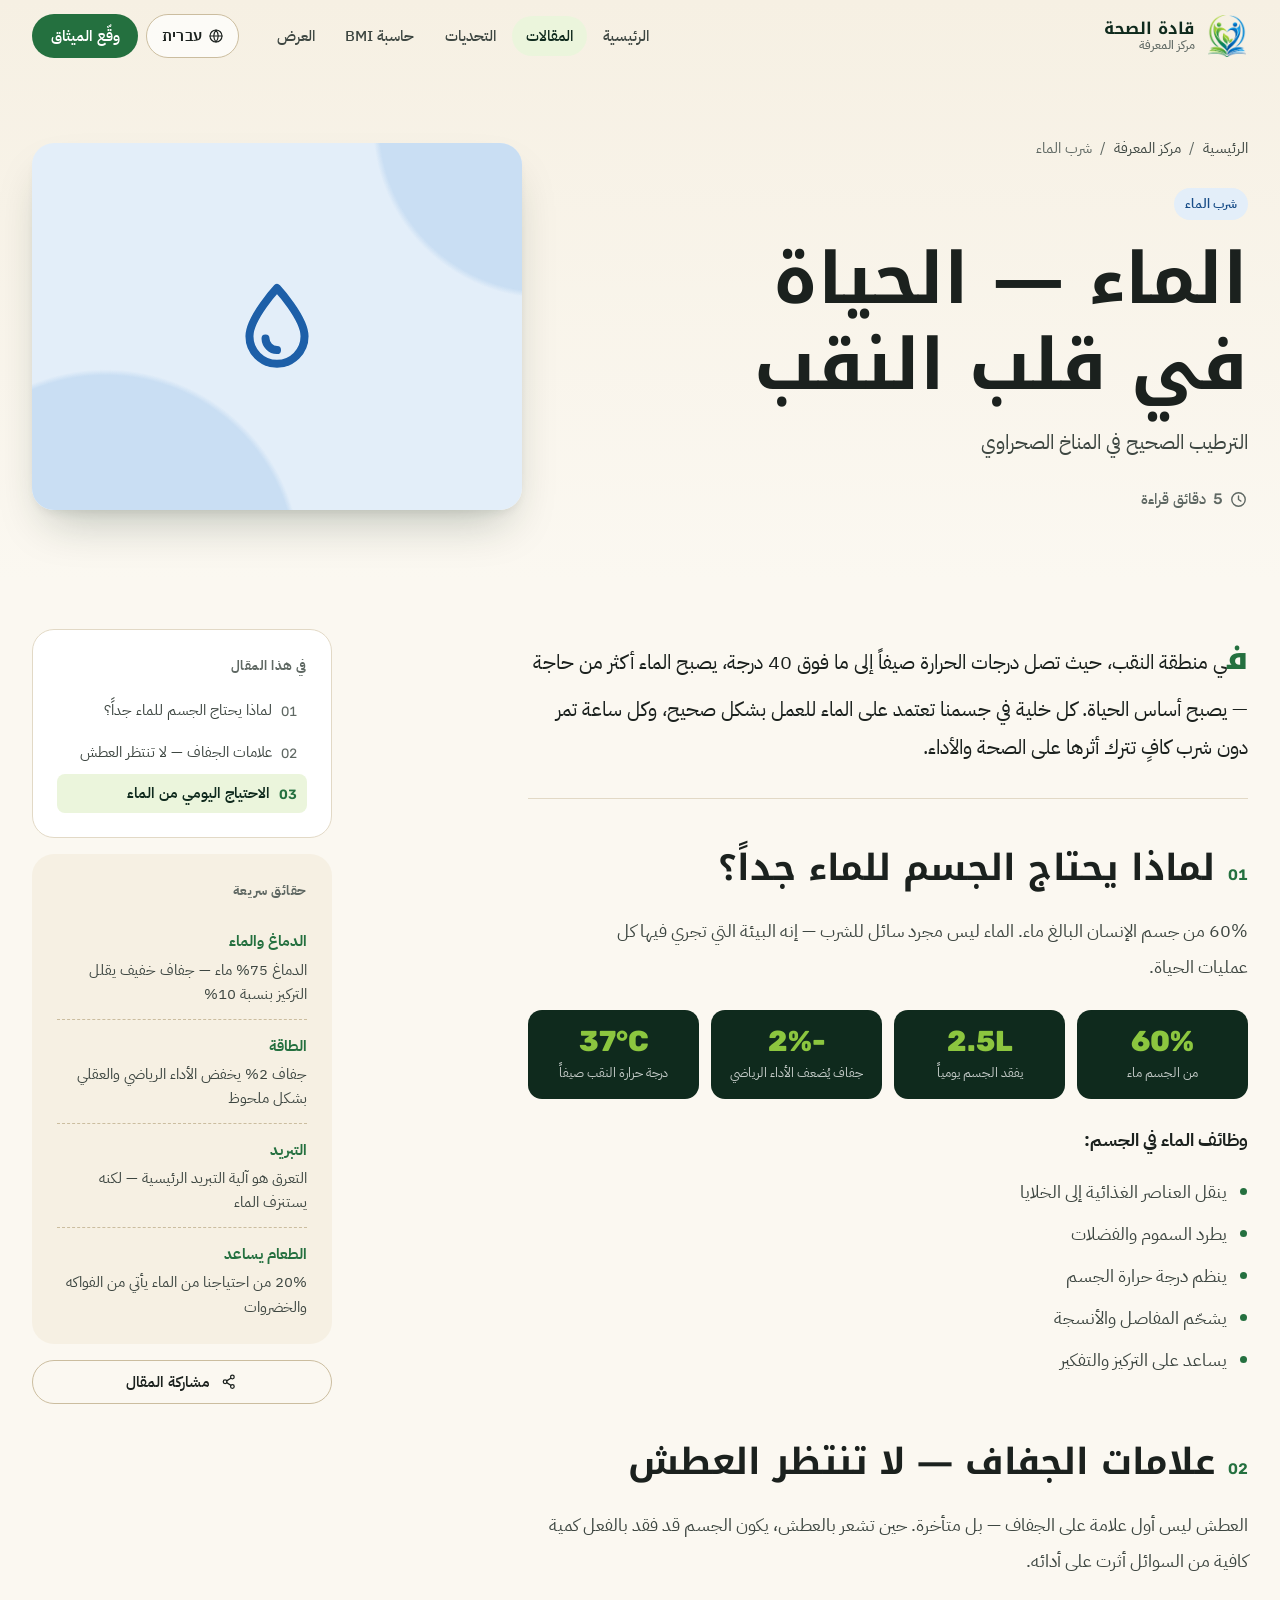
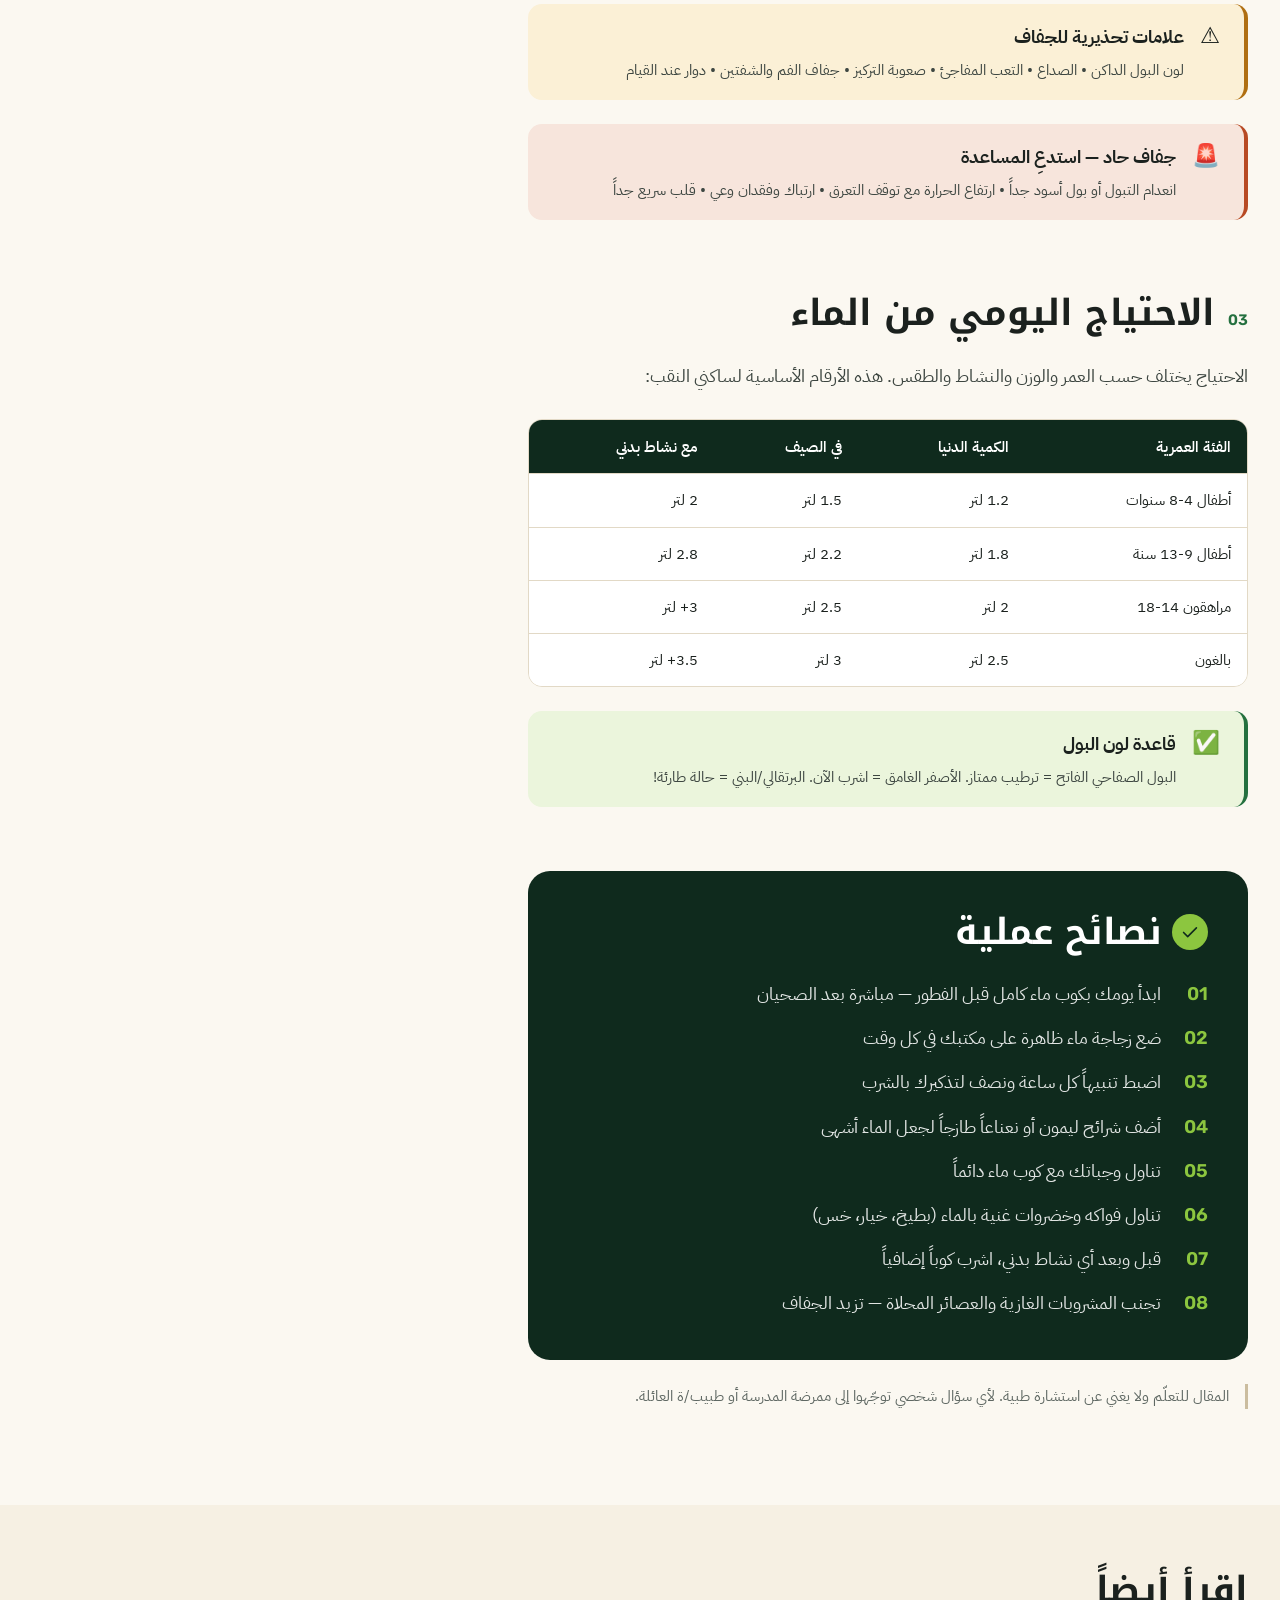
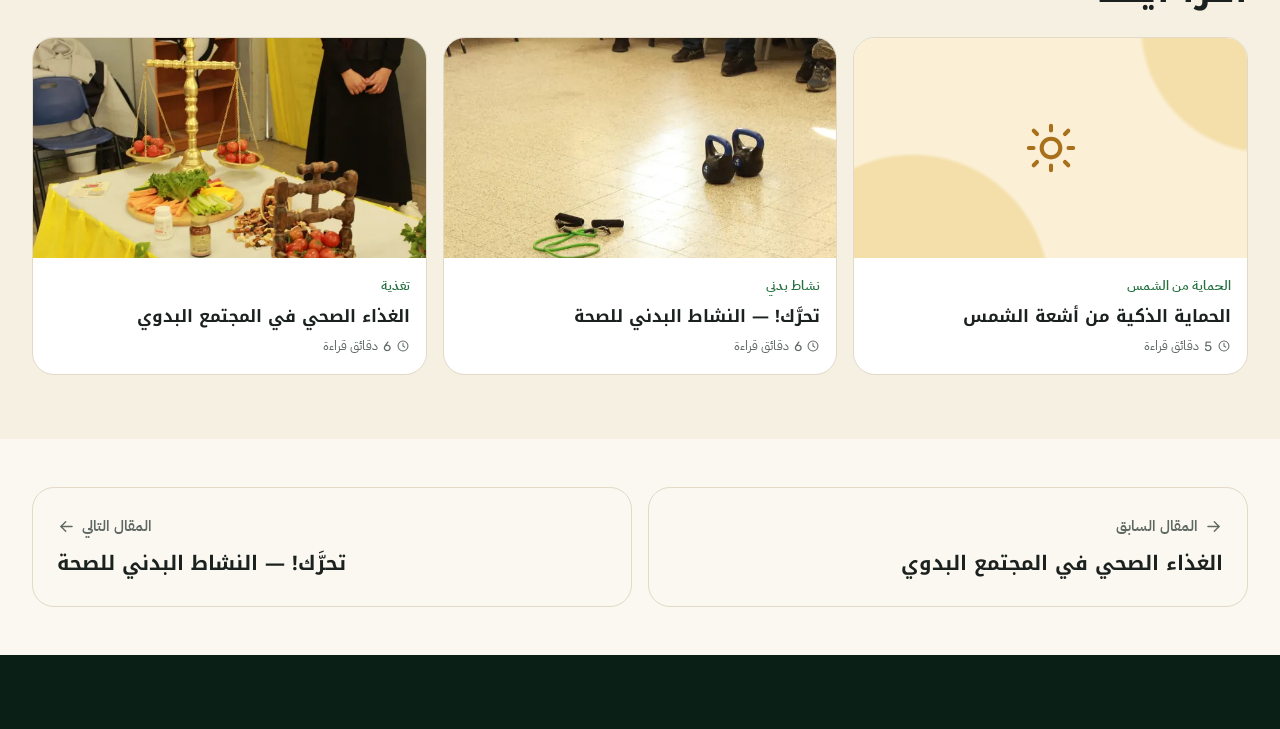
<file: articles/water.html>
<!DOCTYPE html>
<html lang="ar" dir="rtl" data-base="../">
<head>
  <meta charset="UTF-8">
  <meta name="viewport" content="width=device-width, initial-scale=1, viewport-fit=cover">
  <title>الماء — الحياة في قلب النقب | قادة الصحة</title>
  <meta name="description" content="الترطيب الصحيح في المناخ الصحراوي" data-he-content="הידרציה נכונה באקלים מדברי">
  <meta name="theme-color" content="#0f2a1d">
  <link rel="canonical" href="https://aamergamal318-source.github.io/SehaNoor/articles/water.html">
  <meta property="og:type" content="article">
  <meta property="og:title" content="الماء — الحياة في قلب النقب | מים — חיים בנגב">
  <meta property="og:description" content="الترطيب الصحيح في المناخ الصحراوي">
  <meta property="og:url" content="https://aamergamal318-source.github.io/SehaNoor/articles/water.html">
  <meta property="og:image" content="https://aamergamal318-source.github.io/SehaNoor/assets/img/og-image.jpg">
  <meta name="twitter:card" content="summary_large_image">
  <link rel="icon" type="image/png" href="../assets/img/favicon-64.png">
  <link rel="apple-touch-icon" href="../assets/img/apple-touch-icon.png">
  <script>!function(d){d.documentElement.classList.add("js");try{var l=new URLSearchParams(location.search).get("lang")||localStorage.getItem("ortbari_lang");if(l==="he"){d.documentElement.lang="he";d.documentElement.classList.add("i18n-pending")}}catch(e){}}(document)</script>
  <link rel="preconnect" href="https://fonts.googleapis.com">
  <link rel="preconnect" href="https://fonts.gstatic.com" crossorigin>
  <link rel="stylesheet" href="https://fonts.googleapis.com/css2?family=IBM+Plex+Sans+Arabic:wght@400;600;700&family=IBM+Plex+Sans+Hebrew:wght@400;600;700&family=Noto+Kufi+Arabic:wght@700;800&family=Rubik:wght@600;800&display=swap">
  <link rel="stylesheet" href="../assets/css/tokens.css">
  <link rel="stylesheet" href="../assets/css/base.css">
  <link rel="stylesheet" href="../assets/css/article.css">
</head>
<body class="page-article" data-article-id="water">

  <a class="skip-link" href="#main" data-he="דילוג לתוכן הראשי">انتقل إلى المحتوى الرئيسي</a>
  <div class="scroll-progress" aria-hidden="true"></div>

  <header class="site-header">
    <div class="container container--wide header-inner">
      <a class="brand" href="../" aria-label="قادة الصحة – الصفحة الرئيسية" data-he-aria-label="מנהיגי בריאות – דף הבית">
        <img class="brand__mark" src="../assets/img/mark-96.png" srcset="../assets/img/mark-96.png 1x, ../assets/img/mark-192.png 2x" width="42" height="42" alt="">
        <span class="brand__text">
          <span class="brand__name" data-he="מנהיגי בריאות">قادة الصحة</span>
          <span class="brand__sub" data-he="מרכז הידע">مركز المعرفة</span>
        </span>
      </a>
      <nav class="main-nav" id="mainNav" aria-label="التنقل الرئيسي" data-he-aria-label="ניווט ראשי">
        <ul class="main-nav__list">
          <li><a class="main-nav__link" href="../" data-he="דף הבית">الرئيسية</a></li>
          <li><a class="main-nav__link" href="../learn.html#articles" aria-current="page" data-he="מאמרים">المقالات</a></li>
          <li><a class="main-nav__link" href="../learn.html#challenges" data-he="אתגרים">التحديات</a></li>
          <li><a class="main-nav__link" href="../learn.html#bmi" data-he="מחשבון BMI">حاسبة BMI</a></li>
          <li><a class="main-nav__link" href="../presentation.html" data-he="מצגת">العرض</a></li>
        </ul>
      </nav>
      <div class="header-actions">
        <button class="lang-toggle" type="button" data-lang-toggle aria-label="التبديل إلى العبرية">
          <svg class="icon" aria-hidden="true"><use href="../assets/img/icons.svg#globe"/></svg>
          <span data-lang-label lang="he">עברית</span>
        </button>
        <a class="btn btn--primary btn--sm header-cta" href="../pledge.html" data-he="חתמו על האמנה">وقّع الميثاق</a>
        <button class="menu-btn" type="button" aria-expanded="false" aria-controls="mainNav" aria-label="فتح القائمة" data-he-aria-label="פתיחת התפריט">
          <span class="menu-btn__bars" aria-hidden="true"></span>
        </button>
      </div>
    </div>
  </header>

  <main id="main">
    <header class="art-hero" data-art-hero>
      <div class="container art-hero__grid"><div class="art-hero__text"><h1 class="art-hero__title">الماء — الحياة في قلب النقب</h1><p class="art-hero__sub">الترطيب الصحيح في المناخ الصحراوي</p></div></div>
    </header>

    <div class="container art-layout">
      <article class="art-body">
        <div class="art-intro" data-art-intro></div>
        <div data-art-sections></div>
        <section class="tips" data-art-tips aria-label="نصائح | טיפים"></section>
        <p class="art-disclaimer" data-art-disclaimer></p>
      </article>
      <aside class="art-side">
        <div class="side__sticky">
          <nav class="side__box" data-art-toc aria-label="محتويات المقال" data-he-aria-label="תוכן המאמר"></nav>
          <div class="side__box side__box--facts" data-art-facts></div>
          <div data-art-share></div>
        </div>
      </aside>
    </div>

    <section class="related section--sand">
      <div class="container" data-art-related></div>
    </section>
    <nav class="container pager" data-art-pager aria-label="مقالات أخرى" data-he-aria-label="מאמרים נוספים"></nav>
  </main>

  <footer class="site-footer site-footer--slim on-dark">
    <div class="container footer-bottom">
      <span>© <span class="num" data-year>2026</span> <span data-he="בית הספר המקיף אורט אבו רביעה – כסיפה">المدرسة الشاملة أورط أبو ربيعة – كسيفة</span></span>
      <a href="../learn.html#articles" data-he="לכל המאמרים">كل المقالات</a>
    </div>
  </footer>

  <script src="../assets/js/i18n.js"></script>
  <script src="../assets/js/site.js"></script>
  <script src="article-data.js"></script>
  <script src="../assets/js/article.js"></script>
</body>
</html>
</file>
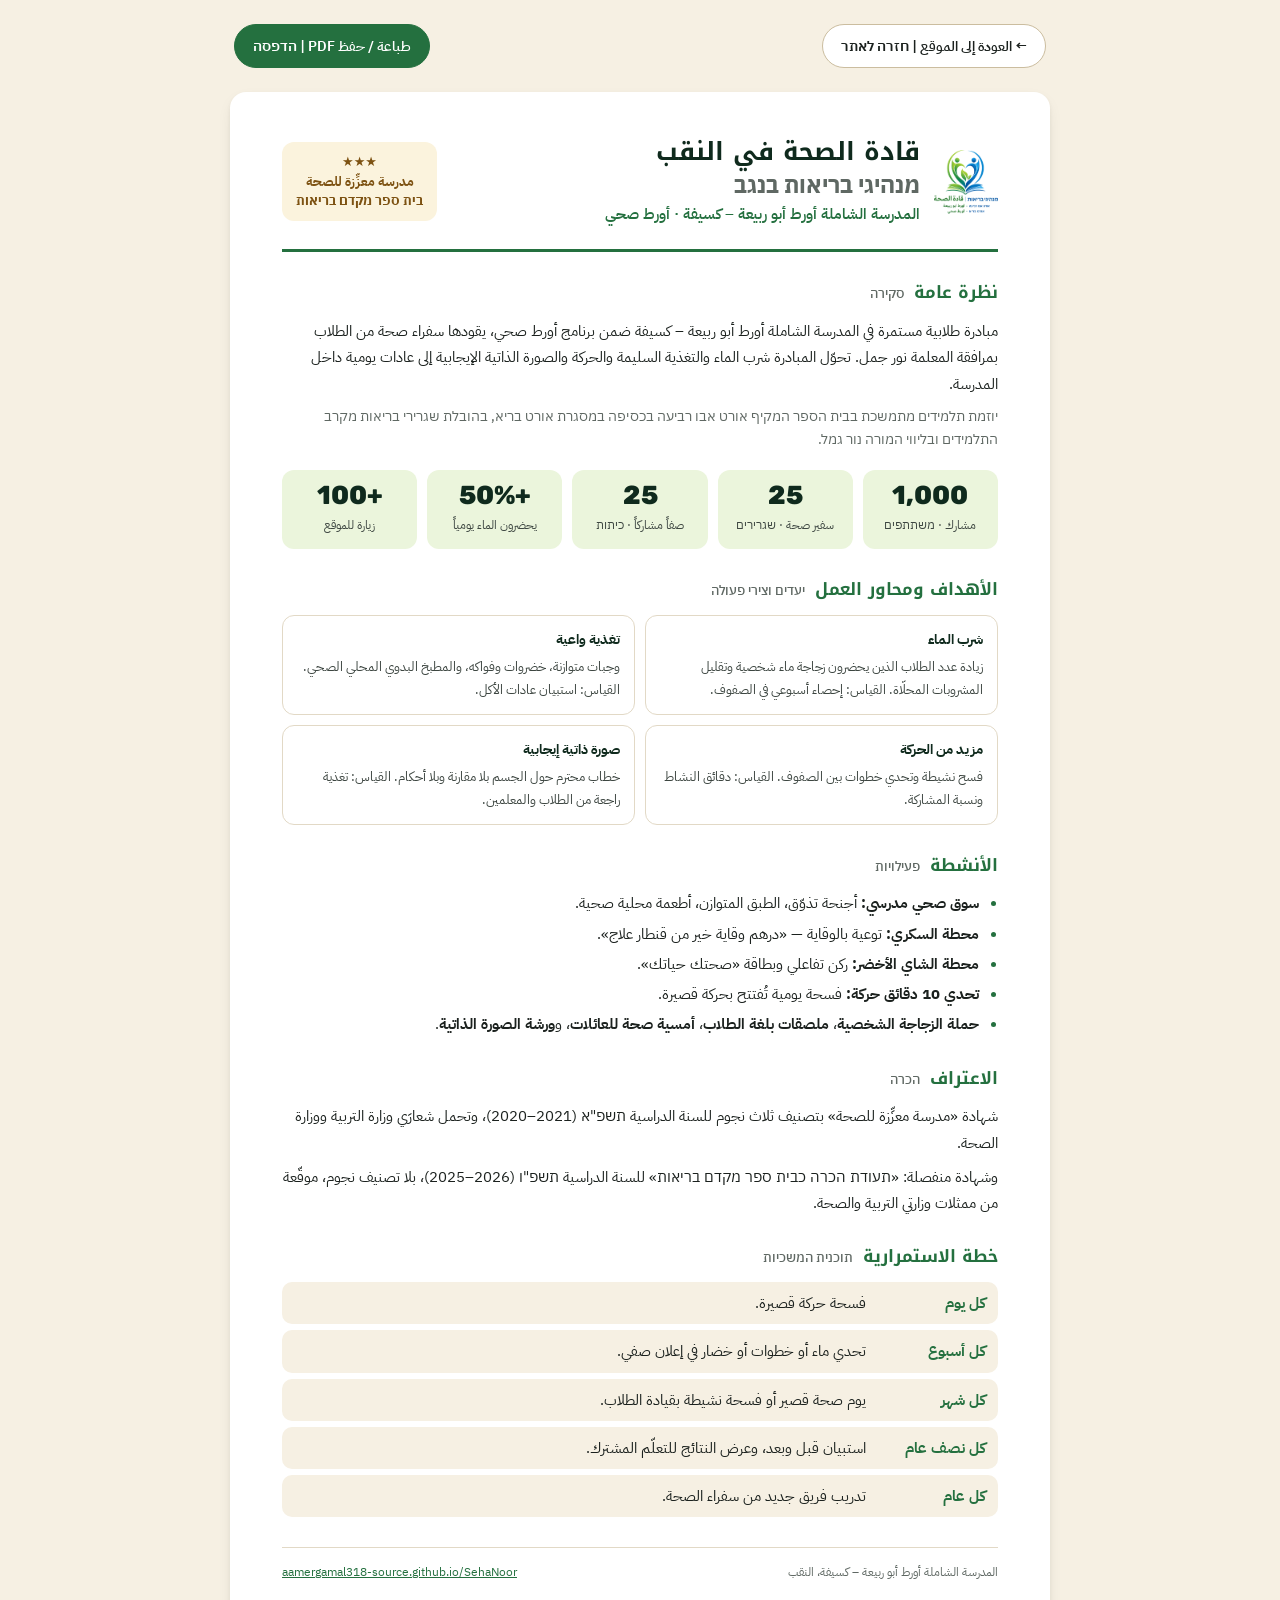
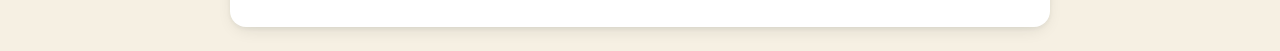
<file: assets/ort-bari-summary.html>
<!DOCTYPE html>
<html lang="ar" dir="rtl">
<head>
  <meta charset="UTF-8">
  <meta name="viewport" content="width=device-width, initial-scale=1">
  <title>ملخص مشروع قادة الصحة | תקציר מיזם מנהיגי בריאות</title>
  <meta name="description" content="ملخص قابل للطباعة لمبادرة قادة الصحة في المدرسة الشاملة أورط أبو ربيعة – كسيفة.">
  <link rel="icon" type="image/png" href="img/favicon-64.png">
  <link rel="preconnect" href="https://fonts.googleapis.com">
  <link rel="preconnect" href="https://fonts.gstatic.com" crossorigin>
  <link rel="stylesheet" href="https://fonts.googleapis.com/css2?family=IBM+Plex+Sans+Arabic:wght@400;600;700&family=IBM+Plex+Sans+Hebrew:wght@400;600;700&family=Noto+Kufi+Arabic:wght@700;800&family=Rubik:wght@600;800&display=swap">
  <link rel="stylesheet" href="css/tokens.css">
  <style>
    * { box-sizing: border-box; margin: 0; }
    body { font-family: var(--font-body); color: var(--ink); background: var(--sand-50); line-height: 1.75; font-size: 15px; }
    .page { max-width: 820px; margin: 24px auto; padding: 44px 52px; background: #fff; border-radius: 16px; box-shadow: var(--sh-2); }
    .tools { max-width: 820px; margin: 24px auto 0; display: flex; justify-content: space-between; gap: 12px; padding-inline: 4px; }
    .tools a, .tools button { display: inline-flex; align-items: center; gap: 8px; min-height: 44px; padding: 0 18px; border-radius: 999px; font: 600 14px var(--font-body); text-decoration: none; border: 1.5px solid var(--line-strong); color: var(--ink); background: #fff; cursor: pointer; }
    .tools button { background: var(--green-600); border-color: var(--green-600); color: #fff; }
    header { display: flex; align-items: center; justify-content: space-between; gap: 20px; padding-bottom: 22px; border-bottom: 3px solid var(--green-600); }
    .logos { display: flex; align-items: center; gap: 14px; }
    .logos img { height: 64px; width: auto; }
    h1 { font-family: var(--font-display); font-size: 25px; color: var(--forest-900); line-height: 1.3; }
    .he { font-family: "IBM Plex Sans Hebrew", sans-serif; color: var(--ink-3); font-size: .9em; }
    .badge { text-align: center; padding: 10px 14px; border-radius: 12px; background: #fbf3dd; color: #7d5212; font-weight: 700; font-size: 13px; line-height: 1.5; white-space: nowrap; }
    h2 { font-family: var(--font-display); font-size: 17px; color: var(--green-600); margin: 26px 0 10px; display: flex; align-items: baseline; gap: 10px; }
    h2 .he { font-family: "IBM Plex Sans Hebrew", sans-serif; font-weight: 500; font-size: 13px; }
    p { margin-bottom: 8px; }
    .stats { display: grid; grid-template-columns: repeat(5, 1fr); gap: 10px; margin: 18px 0 6px; }
    .stat { padding: 12px 8px; text-align: center; border-radius: 12px; background: var(--leaf-100); }
    .stat b { display: block; font-family: var(--font-num); font-size: 26px; font-weight: 800; color: var(--forest-900); line-height: 1.1; direction: ltr; }
    .stat span { font-size: 12px; color: var(--ink-2); }
    .grid2 { display: grid; grid-template-columns: 1fr 1fr; gap: 10px; }
    .box { padding: 12px 14px; border: 1px solid var(--line); border-radius: 12px; }
    .box h3 { font-size: 14px; margin-bottom: 4px; color: var(--forest-900); }
    .box p { font-size: 13px; color: var(--ink-2); margin: 0; }
    ul { padding-inline-start: 1.2rem; display: grid; gap: 4px; }
    li::marker { color: var(--green-600); }
    .rhythm { display: grid; gap: 6px; }
    .rhythm div { display: grid; grid-template-columns: 110px 1fr; gap: 10px; padding: 8px 12px; border-radius: 10px; background: var(--sand-50); }
    .rhythm b { color: var(--green-600); }
    footer { margin-top: 30px; padding-top: 14px; border-top: 1px solid var(--line); display: flex; justify-content: space-between; flex-wrap: wrap; gap: 8px; font-size: 12px; color: var(--ink-3); }
    footer a { color: var(--green-600); }
    @media (max-width: 700px) { .page { padding: 24px 18px; margin: 12px; } header { flex-direction: column; align-items: flex-start; } .stats { grid-template-columns: repeat(2, 1fr); } .grid2 { grid-template-columns: 1fr; } .rhythm div { grid-template-columns: 1fr; } }
    @media print {
      @page { size: A4; margin: 14mm; }
      body { background: #fff; font-size: 12.5px; }
      .tools { display: none; }
      .page { margin: 0; padding: 0; box-shadow: none; max-width: none; }
      .stat, .box, .rhythm div, .badge { -webkit-print-color-adjust: exact; print-color-adjust: exact; }
    }
  </style>
</head>
<body>
  <nav class="tools" aria-label="أدوات | כלים">
    <a href="../">← العودة إلى الموقع | חזרה לאתר</a>
    <button type="button" onclick="window.print()">طباعة / حفظ PDF | הדפסה</button>
  </nav>

  <main class="page">
    <header>
      <div class="logos">
        <img src="img/logo-320.webp" alt="شعار قادة الصحة">
        <div>
          <h1>قادة الصحة في النقب<br><span class="he" lang="he">מנהיגי בריאות בנגב</span></h1>
          <p style="color:var(--green-600);font-weight:600;margin:0">المدرسة الشاملة أورط أبو ربيعة – كسيفة · أورط صحي</p>
        </div>
      </div>
      <div class="badge">★★★<br>مدرسة معزِّزة للصحة<br><span lang="he">בית ספר מקדם בריאות</span></div>
    </header>

    <h2>نظرة عامة <span class="he" lang="he">סקירה</span></h2>
    <p>مبادرة طلابية مستمرة في المدرسة الشاملة أورط أبو ربيعة – كسيفة ضمن برنامج أورط صحي، يقودها سفراء صحة من الطلاب بمرافقة المعلمة نور جمل. تحوّل المبادرة شرب الماء والتغذية السليمة والحركة والصورة الذاتية الإيجابية إلى عادات يومية داخل المدرسة.</p>
    <p class="he" lang="he">יוזמת תלמידים מתמשכת בבית הספר המקיף אורט אבו רביעה בכסיפה במסגרת אורט בריא, בהובלת שגרירי בריאות מקרב התלמידים ובליווי המורה נור גמל.</p>

    <div class="stats">
      <div class="stat"><b>1,000</b><span>مشارك · משתתפים</span></div>
      <div class="stat"><b>25</b><span>سفير صحة · שגרירים</span></div>
      <div class="stat"><b>25</b><span>صفاً مشاركاً · כיתות</span></div>
      <div class="stat"><b>50%+</b><span>يحضرون الماء يومياً</span></div>
      <div class="stat"><b>100+</b><span>زيارة للموقع</span></div>
    </div>

    <h2>الأهداف ومحاور العمل <span class="he" lang="he">יעדים וצירי פעולה</span></h2>
    <div class="grid2">
      <div class="box"><h3>شرب الماء</h3><p>زيادة عدد الطلاب الذين يحضرون زجاجة ماء شخصية وتقليل المشروبات المحلّاة. القياس: إحصاء أسبوعي في الصفوف.</p></div>
      <div class="box"><h3>تغذية واعية</h3><p>وجبات متوازنة، خضروات وفواكه، والمطبخ البدوي المحلي الصحي. القياس: استبيان عادات الأكل.</p></div>
      <div class="box"><h3>مزيد من الحركة</h3><p>فسح نشيطة وتحدي خطوات بين الصفوف. القياس: دقائق النشاط ونسبة المشاركة.</p></div>
      <div class="box"><h3>صورة ذاتية إيجابية</h3><p>خطاب محترم حول الجسم بلا مقارنة وبلا أحكام. القياس: تغذية راجعة من الطلاب والمعلمين.</p></div>
    </div>

    <h2>الأنشطة <span class="he" lang="he">פעילויות</span></h2>
    <ul>
      <li><strong>سوق صحي مدرسي:</strong> أجنحة تذوّق، الطبق المتوازن، أطعمة محلية صحية.</li>
      <li><strong>محطة السكري:</strong> توعية بالوقاية — «درهم وقاية خير من قنطار علاج».</li>
      <li><strong>محطة الشاي الأخضر:</strong> ركن تفاعلي وبطاقة «صحتك حياتك».</li>
      <li><strong>تحدي 10 دقائق حركة:</strong> فسحة يومية تُفتتح بحركة قصيرة.</li>
      <li><strong>حملة الزجاجة الشخصية</strong>، <strong>ملصقات بلغة الطلاب</strong>، <strong>أمسية صحة للعائلات</strong>، و<strong>ورشة الصورة الذاتية</strong>.</li>
    </ul>

    <h2>الاعتراف <span class="he" lang="he">הכרה</span></h2>
    <p>شهادة «مدرسة معزِّزة للصحة» بتصنيف ثلاث نجوم للسنة الدراسية תשפ"א (⁦2020–⁠2021⁩)، وتحمل شعارَي وزارة التربية ووزارة الصحة.</p>
    <p>وشهادة منفصلة: «תעודת הכרה כבית ספר מקדם בריאות» للسنة الدراسية תשפ"ו (⁦2025–⁠2026⁩)، بلا تصنيف نجوم، موقّعة من ممثلات وزارتي التربية والصحة.</p>

    <h2>خطة الاستمرارية <span class="he" lang="he">תוכנית המשכיות</span></h2>
    <div class="rhythm">
      <div><b>كل يوم</b><span>فسحة حركة قصيرة.</span></div>
      <div><b>كل أسبوع</b><span>تحدي ماء أو خطوات أو خضار في إعلان صفي.</span></div>
      <div><b>كل شهر</b><span>يوم صحة قصير أو فسحة نشيطة بقيادة الطلاب.</span></div>
      <div><b>كل نصف عام</b><span>استبيان قبل وبعد، وعرض النتائج للتعلّم المشترك.</span></div>
      <div><b>كل عام</b><span>تدريب فريق جديد من سفراء الصحة.</span></div>
    </div>

    <footer>
      <span>المدرسة الشاملة أورط أبو ربيعة – كسيفة، النقب</span>
      <a href="https://aamergamal318-source.github.io/SehaNoor/" dir="ltr">aamergamal318-source.github.io/SehaNoor</a>
    </footer>
  </main>
</body>
</html>
</file>
<file: assets/css/tokens.css>
/* ==========================================================================
   SehaNoor design tokens
   Palette: Negev sand + botanical greens + charcoal ink, terracotta accent.
   Every page loads this file first.
   ========================================================================== */
:root {
  /* — Surfaces — */
  --ivory:        #fbf8f1;
  --sand-50:      #f6f0e3;
  --sand-100:     #efe5d0;
  --sand-200:     #e3d4b4;
  --sand-400:     #c9ab78;
  --sand-600:     #94713f;

  /* — Botanical greens — */
  --forest-950:   #0a1f15;
  --forest-900:   #0f2a1d;
  --forest-800:   #163a28;
  --forest-700:   #1d4a32;
  --green-600:    #24703f;   /* brand green, AA on ivory */
  --green-500:    #2e8b41;   /* logo green */
  --leaf-400:     #8cc63f;
  --leaf-200:     #d5ecb4;
  --leaf-100:     #ebf5dc;

  /* — Ink — */
  --ink:          #1b211e;
  --ink-2:        #3d4641;
  --ink-3:        #5f6863;   /* muted text, 5.6:1 on ivory */
  --line:         #e2d9c6;
  --line-strong:  #cbbd9f;

  /* — Accents — */
  --terracotta:   #b84a24;   /* Negev sunset, AA on ivory */
  --terracotta-2: #e07a4b;
  --sky:          #1d5fa8;   /* ORT blue nod (logo) */
  --sky-100:      #e3eef9;
  --gold:         #b8892a;
  --gold-200:     #f3e3b8;

  /* — Semantic — */
  --bg:           var(--ivory);
  --surface:      #ffffff;
  --surface-2:    var(--sand-50);
  --text:         var(--ink);
  --text-2:       var(--ink-2);
  --text-3:       var(--ink-3);
  --brand:        var(--green-600);
  --brand-strong: var(--forest-700);
  --accent:       var(--terracotta);
  --focus:        #1d5fa8;
  --danger:       #a8321c;

  /* — Typography — */
  --font-body:    "IBM Plex Sans Arabic", "IBM Plex Sans Hebrew", "Segoe UI", Tahoma, system-ui, sans-serif;
  --font-display: "Noto Kufi Arabic", "Rubik", "IBM Plex Sans Arabic", "IBM Plex Sans Hebrew", system-ui, sans-serif;
  --font-quote:   "Amiri", "Frank Ruhl Libre", Georgia, serif;
  --font-num:     "Rubik", "IBM Plex Sans Arabic", system-ui, sans-serif;

  --fs-xs:   clamp(.78rem, .76rem + .1vw, .84rem);
  --fs-sm:   clamp(.88rem, .85rem + .15vw, .95rem);
  --fs-base: clamp(1rem, .96rem + .2vw, 1.0625rem);
  --fs-md:   clamp(1.125rem, 1.06rem + .3vw, 1.25rem);
  --fs-lg:   clamp(1.3rem, 1.18rem + .6vw, 1.6rem);
  --fs-xl:   clamp(1.6rem, 1.35rem + 1.2vw, 2.25rem);
  --fs-2xl:  clamp(2rem, 1.6rem + 2vw, 3.2rem);
  --fs-3xl:  clamp(2.4rem, 1.7rem + 3.4vw, 4.6rem);
  --fs-hero: clamp(2.3rem, 1.5rem + 3.3vw, 4.3rem);

  --lh-tight: 1.2;
  --lh-snug:  1.4;
  --lh-body:  1.85;   /* Arabic needs generous leading */

  --measure:  62ch;

  /* — Spacing (4px base) — */
  --sp-1: .25rem;  --sp-2: .5rem;   --sp-3: .75rem;  --sp-4: 1rem;
  --sp-5: 1.5rem;  --sp-6: 2rem;    --sp-7: 3rem;    --sp-8: 4rem;
  --sp-9: 6rem;    --sp-10: 8rem;
  --section-y: clamp(4.5rem, 3rem + 6vw, 9rem);
  --gutter:    clamp(1rem, .6rem + 2vw, 2rem);

  /* — Layout — */
  --container:        1240px;
  --container-narrow: 860px;
  --container-wide:   1440px;
  --header-h:         72px;

  /* — Shape — */
  --r-xs: 4px;
  --r-sm: 8px;
  --r-md: 14px;
  --r-lg: 22px;
  --r-pill: 999px;

  /* — Elevation — */
  --sh-1: 0 1px 2px rgba(27, 33, 30, .06), 0 1px 1px rgba(27, 33, 30, .04);
  --sh-2: 0 6px 18px -6px rgba(27, 33, 30, .14), 0 2px 4px rgba(27, 33, 30, .05);
  --sh-3: 0 24px 48px -16px rgba(15, 42, 29, .28), 0 6px 14px -6px rgba(15, 42, 29, .12);

  /* — Motion — */
  --ease-out:    cubic-bezier(.16, 1, .3, 1);
  --ease-in-out: cubic-bezier(.65, 0, .35, 1);
  --ease-spring: cubic-bezier(.34, 1.4, .64, 1);
  --dur-1: 160ms;
  --dur-2: 280ms;
  --dur-3: 520ms;
  --dur-4: 900ms;

  /* — Breakpoints (reference only; CSS vars cannot be used in @media) —
     sm 480px · md 768px · lg 1024px · xl 1280px */

  color-scheme: light;
}
</file>
<file: assets/css/base.css>
/* ==========================================================================
   SehaNoor base — reset, typography, layout primitives and shared components
   Depends on tokens.css
   ========================================================================== */

/* ---------- Reset ---------- */
*, *::before, *::after { box-sizing: border-box; }
* { margin: 0; }
html {
  -webkit-text-size-adjust: 100%;
  text-size-adjust: 100%;
  scroll-padding-top: calc(var(--header-h) + 12px);
}
@media (prefers-reduced-motion: no-preference) {
  html { scroll-behavior: smooth; }
}
body {
  min-height: 100vh;
  background: var(--bg);
  color: var(--text);
  font-family: var(--font-body);
  font-size: var(--fs-base);
  line-height: var(--lh-body);
  text-rendering: optimizeLegibility;
  -webkit-font-smoothing: antialiased;
  overflow-x: clip;
}
img, picture, svg, video, canvas { display: block; max-width: 100%; }
img { height: auto; }
input, button, textarea, select { font: inherit; color: inherit; }
button { cursor: pointer; background: none; border: 0; }
a { color: inherit; text-decoration-thickness: 1px; text-underline-offset: .2em; }
ul[role="list"], ol[role="list"] { list-style: none; padding: 0; }
h1, h2, h3, h4 {
  font-family: var(--font-display);
  line-height: var(--lh-tight);
  font-weight: 700;
  text-wrap: balance;
  color: var(--text);
}
p { text-wrap: pretty; }
[hidden] { display: none !important; }
::selection { background: var(--leaf-200); color: var(--forest-900); }

/* Hebrew reads a touch tighter than Arabic */
html[lang="he"] body { line-height: 1.7; }
html[lang="he"] h1, html[lang="he"] h2, html[lang="he"] h3 { letter-spacing: -.01em; }

/* Western digits and embedded LTR strings */
.num { font-family: var(--font-num); font-variant-numeric: tabular-nums; direction: ltr; unicode-bidi: isolate; }
.ltr { direction: ltr; unicode-bidi: isolate; display: inline-block; }

/* ---------- Icons (assets/img/icons.svg sprite) ---------- */
.icon {
  width: 1.25em;
  height: 1.25em;
  flex: none;
  fill: none;
  stroke: currentColor;
  stroke-width: 1.75;
  stroke-linecap: round;
  stroke-linejoin: round;
}

/* ---------- Focus ---------- */
:focus-visible {
  outline: 3px solid var(--focus);
  outline-offset: 3px;
  border-radius: 4px;
}
.on-dark :focus-visible, .on-dark:focus-visible { outline-color: var(--leaf-400); }

/* ---------- Layout ---------- */
.container {
  width: min(100% - 2 * var(--gutter), var(--container));
  margin-inline: auto;
}
.container--narrow { width: min(100% - 2 * var(--gutter), var(--container-narrow)); }
.container--wide   { width: min(100% - 2 * var(--gutter), var(--container-wide)); }
.section { padding-block: var(--section-y); position: relative; }
.section--tight { padding-block: calc(var(--section-y) * .6); }
.section--sand { background: var(--surface-2); }
.section--dark {
  background: var(--forest-900);
  color: #eef2ec;
}
.section--dark h2, .section--dark h3 { color: #fff; }
.stack > * + * { margin-block-start: var(--stack, var(--sp-4)); }

.visually-hidden {
  position: absolute !important;
  width: 1px; height: 1px;
  padding: 0; margin: -1px;
  overflow: hidden; clip: rect(0 0 0 0);
  white-space: nowrap; border: 0;
}

/* ---------- Skip link ---------- */
.skip-link {
  position: fixed;
  inset-inline-start: 1rem;
  top: -100px;
  z-index: 1000;
  padding: .7rem 1.1rem;
  background: var(--forest-900);
  color: #fff;
  border-radius: var(--r-sm);
  font-weight: 600;
  text-decoration: none;
  transition: top var(--dur-2) var(--ease-out);
}
.skip-link:focus { top: 1rem; }

/* ---------- Section heading pattern ---------- */
.eyebrow {
  display: inline-flex;
  align-items: center;
  gap: .6rem;
  font-size: var(--fs-sm);
  font-weight: 600;
  color: var(--brand);
  letter-spacing: .02em;
  margin-block-end: var(--sp-4);
}
.eyebrow::before {
  content: "";
  width: 28px; height: 2px;
  background: currentColor;
  border-radius: 2px;
}
.section--dark .eyebrow { color: var(--leaf-400); }
.eyebrow__index { font-family: var(--font-num); color: var(--text-3); font-weight: 500; }
.section--dark .eyebrow__index { color: rgba(255,255,255,.55); }

.section-head { max-width: 760px; margin-block-end: clamp(2.5rem, 2rem + 2vw, 4rem); }
.section-head--center { margin-inline: auto; text-align: center; }
.section-head--center .eyebrow { justify-content: center; }
.section-head h2 { font-size: var(--fs-2xl); }
.section-head .lede { margin-block-start: var(--sp-4); }
.lede {
  font-size: var(--fs-md);
  color: var(--text-2);
  line-height: 1.75;
  max-width: var(--measure);
}
.section-head--center .lede { margin-inline: auto; }
.section--dark .lede { color: rgba(238, 242, 236, .78); }

/* ---------- Buttons ---------- */
.btn {
  --btn-bg: var(--forest-900);
  --btn-fg: #fff;
  --btn-bd: transparent;
  display: inline-flex;
  align-items: center;
  justify-content: center;
  gap: .6rem;
  min-height: 48px;
  padding: .75rem 1.5rem;
  border-radius: var(--r-pill);
  border: 1.5px solid var(--btn-bd);
  background: var(--btn-bg);
  color: var(--btn-fg);
  font-weight: 600;
  font-size: var(--fs-base);
  line-height: 1.2;
  text-decoration: none;
  white-space: nowrap;
  position: relative;
  isolation: isolate;
  overflow: hidden;
  transition: transform var(--dur-2) var(--ease-out), box-shadow var(--dur-2) var(--ease-out),
              background-color var(--dur-2), color var(--dur-2), border-color var(--dur-2);
}
.btn svg { width: 1.15em; height: 1.15em; flex: none; transition: transform var(--dur-2) var(--ease-out); }
.btn:hover { transform: translateY(-2px); box-shadow: var(--sh-2); }
.btn:hover .icon-arrow { transform: translateX(-4px); }
.btn:active { transform: translateY(0); }
.btn--primary { --btn-bg: var(--green-600); }
.btn--primary:hover { --btn-bg: var(--forest-700); }
.btn--accent { --btn-bg: var(--terracotta); }
.btn--accent:hover { --btn-bg: #9b3b19; }
.btn--ghost { --btn-bg: transparent; --btn-fg: var(--text); --btn-bd: var(--line-strong); }
.btn--ghost:hover { --btn-bd: var(--text); --btn-bg: rgba(255,255,255,.6); }
.btn--light { --btn-bg: #fff; --btn-fg: var(--forest-900); }
.btn--outline-light { --btn-bg: transparent; --btn-fg: #fff; --btn-bd: rgba(255,255,255,.4); }
.btn--outline-light:hover { --btn-bd: #fff; --btn-bg: rgba(255,255,255,.08); }
.btn--sm { min-height: 44px; padding: .5rem 1.1rem; font-size: var(--fs-sm); }
.btn--block { width: 100%; }

.link-arrow {
  display: inline-flex;
  align-items: center;
  gap: .45rem;
  font-weight: 600;
  color: var(--brand);
  text-decoration: none;
  background: linear-gradient(currentColor, currentColor) no-repeat 100% 100% / 0 1.5px;
  transition: background-size var(--dur-2) var(--ease-out);
}
.link-arrow:hover { background-size: 100% 1.5px; }
.link-arrow svg { width: 1em; height: 1em; transition: transform var(--dur-2) var(--ease-out); }
.link-arrow:hover svg { transform: translateX(-4px); }

/* ---------- Chips / pills ---------- */
.chip {
  display: inline-flex;
  align-items: center;
  gap: .4rem;
  min-height: 44px;
  padding: .4rem 1rem;
  border-radius: var(--r-pill);
  border: 1px solid var(--line-strong);
  background: var(--surface);
  color: var(--text-2);
  font-size: var(--fs-sm);
  font-weight: 500;
  transition: all var(--dur-2) var(--ease-out);
}
.chip:hover { border-color: var(--text); color: var(--text); }
.chip[aria-pressed="true"], .chip[aria-selected="true"] {
  background: var(--forest-900);
  border-color: var(--forest-900);
  color: #fff;
}
.tag {
  display: inline-block;
  padding: .2rem .7rem;
  border-radius: var(--r-pill);
  font-size: var(--fs-xs);
  font-weight: 600;
  background: var(--leaf-100);
  color: var(--forest-700);
}

/* ==========================================================================
   Site header
   ========================================================================== */
.site-header {
  position: fixed;
  inset: 0 0 auto 0;
  z-index: 100;
  height: var(--header-h);
  transition: background-color var(--dur-3) var(--ease-out), box-shadow var(--dur-3), transform var(--dur-3) var(--ease-out);
}
.site-header.is-scrolled {
  background: rgba(251, 248, 241, .86);
  -webkit-backdrop-filter: saturate(1.4) blur(14px);
  backdrop-filter: saturate(1.4) blur(14px);
  box-shadow: 0 1px 0 var(--line);
}
.site-header.is-hidden { transform: translateY(-100%); }
.header-inner {
  height: 100%;
  display: flex;
  align-items: center;
  gap: var(--sp-5);
}
.brand {
  display: inline-flex;
  align-items: center;
  gap: .7rem;
  text-decoration: none;
  flex: none;
}
.brand__mark { width: 42px; height: 42px; object-fit: contain; }
.brand__text { display: grid; line-height: 1.15; }
.brand__name { font-family: var(--font-display); font-weight: 700; font-size: 1.02rem; color: var(--forest-900); }
.brand__sub { font-size: .74rem; color: var(--text-3); font-weight: 500; }

.main-nav { margin-inline-start: auto; }
.main-nav__list { display: flex; align-items: center; gap: .2rem; list-style: none; padding: 0; }
.main-nav__link {
  display: inline-flex;
  align-items: center;
  min-height: 40px;
  padding: .4rem .85rem;
  border-radius: var(--r-pill);
  font-size: var(--fs-sm);
  font-weight: 500;
  color: var(--text-2);
  text-decoration: none;
  transition: background-color var(--dur-2), color var(--dur-2);
}
.main-nav__link:hover { background: var(--sand-100); color: var(--text); }
.main-nav__link[aria-current="true"], .main-nav__link[aria-current="page"] { color: var(--forest-900); background: var(--leaf-100); }

.header-actions { display: flex; align-items: center; gap: .5rem; }
.lang-toggle {
  display: inline-flex;
  align-items: center;
  gap: .4rem;
  min-height: 44px;
  padding: .35rem .9rem;
  border-radius: var(--r-pill);
  border: 1px solid var(--line-strong);
  background: rgba(255,255,255,.7);
  font-size: var(--fs-sm);
  font-weight: 600;
  color: var(--text);
  transition: border-color var(--dur-2), background-color var(--dur-2);
}
.lang-toggle:hover { border-color: var(--text); background: #fff; }
.lang-toggle svg { width: 16px; height: 16px; }
.header-cta { display: none; }

.menu-btn {
  display: none;
  width: 44px; height: 44px;
  border-radius: 50%;
  border: 1px solid var(--line-strong);
  background: rgba(255,255,255,.7);
  align-items: center;
  justify-content: center;
}
.menu-btn__bars { width: 18px; height: 12px; position: relative; }
.menu-btn__bars::before, .menu-btn__bars::after {
  content: "";
  position: absolute;
  inset-inline: 0;
  height: 2px;
  border-radius: 2px;
  background: var(--text);
  transition: transform var(--dur-2) var(--ease-out), top var(--dur-2) var(--ease-out);
}
.menu-btn__bars::before { top: 1px; }
.menu-btn__bars::after { top: 9px; }
.menu-btn[aria-expanded="true"] .menu-btn__bars::before { top: 5px; transform: rotate(45deg); }
.menu-btn[aria-expanded="true"] .menu-btn__bars::after { top: 5px; transform: rotate(-45deg); }

@media (min-width: 1180px) {
  .header-cta { display: inline-flex; }
}
@media (max-width: 1023px) {
  .menu-btn { display: inline-flex; }
  .main-nav {
    position: fixed;
    inset: var(--header-h) 0 0 0;
    margin: 0;
    padding: var(--sp-5) var(--gutter) calc(var(--sp-8) + env(safe-area-inset-bottom));
    background: var(--ivory);
    overflow-y: auto;
    opacity: 0;
    visibility: hidden;
    transform: translateY(-8px);
    transition: opacity var(--dur-2) var(--ease-out), transform var(--dur-3) var(--ease-out), visibility 0s linear var(--dur-2);
  }
  .main-nav.is-open {
    opacity: 1;
    visibility: visible;
    transform: none;
    transition-delay: 0s;
  }
  .main-nav__list { flex-direction: column; align-items: stretch; gap: 0; }
  .main-nav__link {
    min-height: 60px;
    border-radius: 0;
    border-bottom: 1px solid var(--line);
    font-family: var(--font-display);
    font-size: var(--fs-lg);
    font-weight: 600;
    color: var(--text);
    padding-inline: 0;
  }
  .main-nav__link:hover, .main-nav__link[aria-current] { background: none; color: var(--brand); }
  body.nav-open { overflow: hidden; }
  body.nav-open .site-header { background: var(--ivory); box-shadow: 0 1px 0 var(--line); }
}
@media (max-width: 480px) {
  .brand__sub { display: none; }
  .brand__mark { width: 38px; height: 38px; }
  .lang-toggle__label-long { display: none; }
}

/* ---------- Scroll progress ---------- */
.scroll-progress {
  position: fixed;
  inset: 0 0 auto 0;
  height: 3px;
  z-index: 101;
  transform-origin: right center;
  transform: scaleX(0);
  background: linear-gradient(to left, var(--leaf-400), var(--green-500));
  pointer-events: none;
}

/* ---------- Mobile dock (thumb navigation) ---------- */
.dock {
  display: none;
}
@media (max-width: 767px) {
  .dock {
    position: fixed;
    inset-inline: 12px;
    bottom: calc(12px + env(safe-area-inset-bottom));
    z-index: 90;
    display: grid;
    grid-template-columns: repeat(4, 1fr);
    gap: 2px;
    padding: 6px;
    border-radius: 20px;
    background: rgba(15, 42, 29, .92);
    -webkit-backdrop-filter: blur(14px);
    backdrop-filter: blur(14px);
    box-shadow: var(--sh-3);
    transition: transform var(--dur-3) var(--ease-out), opacity var(--dur-3);
  }
  .dock.is-hidden { transform: translateY(140%); opacity: 0; }
  .dock a {
    display: grid;
    justify-items: center;
    gap: 2px;
    min-height: 52px;
    padding: 6px 2px;
    border-radius: 14px;
    color: rgba(255,255,255,.75);
    font-size: .72rem;
    font-weight: 500;
    text-decoration: none;
    text-align: center;
    line-height: 1.2;
  }
  .dock a svg { width: 22px; height: 22px; }
  .dock a[aria-current="true"] { color: #fff; background: rgba(255,255,255,.1); }
  .dock a.dock__cta { color: var(--forest-900); background: var(--leaf-400); font-weight: 700; }
  body.has-dock { padding-bottom: 88px; }
}

/* ==========================================================================
   Reveal on scroll
   ========================================================================== */
.js .reveal {
  opacity: 0;
  transform: translateY(28px);
  transition: opacity var(--dur-4) var(--ease-out), transform var(--dur-4) var(--ease-out);
  transition-delay: calc(var(--i, 0) * 90ms);
}
.js .reveal.is-in { opacity: 1; transform: none; }
.js .reveal--fade { transform: none; }
.js .reveal--scale { transform: scale(.96); }
.js .reveal--mask {
  opacity: 1;
  transform: none;
  clip-path: inset(0 0 100% 0);
  transition: clip-path 1.1s var(--ease-out);
}
.js .reveal--mask.is-in { clip-path: inset(0 0 0 0); }

/* ==========================================================================
   Footer
   ========================================================================== */
.site-footer {
  background: var(--forest-950);
  color: rgba(238, 242, 236, .78);
  padding-block: var(--sp-9) var(--sp-6);
  position: relative;
  overflow: hidden;
}
.site-footer a { color: inherit; text-decoration: none; }
.site-footer a:hover { color: #fff; }
.footer-top {
  display: grid;
  grid-template-columns: 1.4fr 1fr 1fr;
  gap: var(--sp-7);
  padding-bottom: var(--sp-7);
  border-bottom: 1px solid rgba(255,255,255,.1);
}
.footer-brand { display: grid; gap: var(--sp-4); align-content: start; }
.footer-logos { display: flex; align-items: center; gap: var(--sp-4); flex-wrap: wrap; }
.footer-logos img { height: 56px; width: auto; }
.footer-logos .footer-logo-pill { background: #fff; border-radius: var(--r-md); padding: .5rem .8rem; }
.footer-logos .footer-logo-pill img { height: 44px; }
.footer-tagline {
  font-family: var(--font-display);
  font-size: var(--fs-lg);
  color: #fff;
  line-height: 1.35;
  max-width: 22ch;
}
.footer-col h2 {
  font-family: var(--font-body);
  font-size: var(--fs-sm);
  font-weight: 600;
  color: var(--leaf-400);
  margin-bottom: var(--sp-4);
}
.footer-col ul { list-style: none; padding: 0; display: grid; gap: .55rem; }
.footer-col p { font-size: var(--fs-sm); line-height: 1.8; }
.footer-col p + ul { margin-top: var(--sp-4); }
.footer-logos .footer-logo-pill img.footer-logo-mark { height: 72px; }
.footer-bottom {
  display: flex;
  flex-wrap: wrap;
  justify-content: space-between;
  gap: var(--sp-3);
  padding-top: var(--sp-5);
  font-size: var(--fs-xs);
  color: rgba(238, 242, 236, .55);
}
.footer-archive {
  display: flex;
  align-items: center;
  gap: var(--sp-3);
  width: fit-content;
  max-width: 100%;
  margin-top: var(--sp-5);
  padding: .7rem 1rem;
  border: 1px solid rgba(255,255,255,.12);
  border-radius: var(--r-md);
  font-size: var(--fs-xs);
  color: rgba(238, 242, 236, .6);
  transition: border-color .2s, background-color .2s, color .2s;
}
.site-footer a.footer-archive:hover,
.site-footer a.footer-archive:focus-visible { color: #fff; border-color: var(--leaf-400); background: rgba(255,255,255,.04); }
.footer-archive > .icon { flex: none; color: var(--leaf-400); }
.footer-archive__text { display: grid; gap: .15rem; }
.footer-archive__text strong { font-size: var(--fs-sm); font-weight: 600; color: rgba(238, 242, 236, .88); }
.footer-archive__ext { flex: none; width: .9em; height: .9em; opacity: .7; }
.footer-dune {
  position: absolute;
  inset-inline: 0;
  bottom: 0;
  width: 100%;
  height: auto;
  opacity: .5;
  pointer-events: none;
}
@media (max-width: 860px) {
  .footer-top { grid-template-columns: 1fr 1fr; }
  .footer-brand { grid-column: 1 / -1; }
}
@media (max-width: 480px) {
  .footer-top { grid-template-columns: 1fr; gap: var(--sp-6); }
}

/* ==========================================================================
   Lightbox (shared by gallery and certificate)
   ========================================================================== */
.lightbox {
  position: fixed;
  inset: 0;
  z-index: 500;
  display: grid;
  grid-template-rows: auto 1fr auto;
  background: rgba(8, 18, 12, .94);
  color: #fff;
  opacity: 0;
  visibility: hidden;
  transition: opacity var(--dur-3) var(--ease-out), visibility 0s linear var(--dur-3);
}
.lightbox.is-open { opacity: 1; visibility: visible; transition-delay: 0s; }
.lightbox__bar {
  display: flex;
  align-items: center;
  justify-content: space-between;
  gap: var(--sp-4);
  padding: var(--sp-4) var(--gutter);
}
.lightbox__count { font-family: var(--font-num); font-size: var(--fs-sm); color: rgba(255,255,255,.7); direction: ltr; }
.lightbox__stage {
  position: relative;
  display: grid;
  place-items: center;
  padding-inline: clamp(.5rem, 6vw, 6rem);
  min-height: 0;
  touch-action: pan-y;
}
.lightbox__img {
  max-width: 100%;
  max-height: 100%;
  object-fit: contain;
  border-radius: var(--r-sm);
  box-shadow: 0 30px 80px rgba(0,0,0,.5);
  transition: opacity var(--dur-2), transform var(--dur-3) var(--ease-out);
}
.lightbox__img.is-switching { opacity: 0; transform: scale(.98); }
.lightbox__caption {
  padding: var(--sp-4) var(--gutter) calc(var(--sp-5) + env(safe-area-inset-bottom));
  text-align: center;
  font-size: var(--fs-base);
  color: rgba(255,255,255,.88);
  max-width: 820px;
  margin-inline: auto;
}
.lightbox__btn {
  width: 48px; height: 48px;
  border-radius: 50%;
  display: inline-grid;
  place-items: center;
  background: rgba(255,255,255,.1);
  color: #fff;
  transition: background-color var(--dur-2);
}
.lightbox__btn:hover { background: rgba(255,255,255,.2); }
.lightbox__btn svg { width: 22px; height: 22px; }
.lightbox__nav {
  position: absolute;
  top: 50%;
  transform: translateY(-50%);
}
.lightbox__nav--prev { inset-inline-start: var(--gutter); }
.lightbox__nav--next { inset-inline-end: var(--gutter); }
@media (max-width: 640px) {
  .lightbox__nav { top: auto; bottom: -56px; transform: none; }
  .lightbox__stage { padding-inline: .5rem; margin-bottom: 56px; }
}

/* ---------- Toast ---------- */
.toast {
  position: fixed;
  left: 50%;
  bottom: calc(110px + env(safe-area-inset-bottom));
  z-index: 600;
  transform: translate(-50%, 20px);
  padding: .8rem 1.3rem;
  border-radius: var(--r-pill);
  background: var(--forest-900);
  color: #fff;
  font-weight: 500;
  box-shadow: var(--sh-3);
  opacity: 0;
  pointer-events: none;
  transition: opacity var(--dur-2), transform var(--dur-3) var(--ease-out);
}
.toast.is-shown { opacity: 1; transform: translate(-50%, 0); }

/* ---------- Forms ---------- */
.field { display: grid; gap: .45rem; }
.field__label { font-weight: 600; font-size: var(--fs-sm); color: var(--text); }
.field__hint { font-size: var(--fs-xs); color: var(--text-3); }
.input {
  width: 100%;
  min-height: 52px;
  padding: .75rem 1rem;
  border-radius: var(--r-md);
  border: 1.5px solid var(--line-strong);
  background: var(--surface);
  font-size: 1rem; /* ≥16px avoids iOS zoom */
  transition: border-color var(--dur-2), box-shadow var(--dur-2);
}
.input:hover { border-color: var(--ink-3); }
.input:focus { outline: none; border-color: var(--green-600); box-shadow: 0 0 0 4px rgba(36, 112, 63, .16); }
.input[aria-invalid="true"] { border-color: var(--danger); }
.field__error { color: var(--danger); font-size: var(--fs-sm); font-weight: 500; }

.segmented {
  display: inline-grid;
  grid-auto-flow: column;
  grid-auto-columns: 1fr;
  padding: 4px;
  border-radius: var(--r-pill);
  background: var(--sand-100);
  gap: 4px;
}
.segmented input { position: absolute; opacity: 0; pointer-events: none; }
.segmented label {
  display: grid;
  place-items: center;
  min-height: 44px;
  padding: .3rem 1.1rem;
  border-radius: var(--r-pill);
  font-weight: 600;
  font-size: var(--fs-sm);
  color: var(--text-2);
  cursor: pointer;
  transition: background-color var(--dur-2), color var(--dur-2), box-shadow var(--dur-2);
}
.segmented input:checked + label { background: #fff; color: var(--forest-900); box-shadow: var(--sh-1); }
.segmented input:focus-visible + label { outline: 3px solid var(--focus); outline-offset: 2px; }

/* ---------- Page hero (inner pages) ---------- */
.page-hero {
  padding-top: calc(var(--header-h) + clamp(3rem, 2rem + 4vw, 6rem));
  padding-bottom: clamp(2.5rem, 2rem + 3vw, 5rem);
  position: relative;
  overflow: hidden;
}
.page-hero h1 { font-size: var(--fs-3xl); max-width: 18ch; }
.page-hero .lede { margin-top: var(--sp-5); }
.breadcrumb { display: flex; flex-wrap: wrap; gap: .5rem; font-size: var(--fs-sm); color: var(--text-3); margin-bottom: var(--sp-5); }
.breadcrumb a { color: var(--text-2); text-decoration: none; }
.breadcrumb a:hover { color: var(--brand); text-decoration: underline; }

/* ---------- i18n first paint guard ---------- */
html.i18n-pending body { animation: i18n-guard 0s linear .6s forwards; visibility: hidden; }
@keyframes i18n-guard { to { visibility: visible; } }

/* ---------- Reduced motion ---------- */
@media (prefers-reduced-motion: reduce) {
  *, *::before, *::after {
    animation-duration: .01ms !important;
    animation-iteration-count: 1 !important;
    transition-duration: .01ms !important;
    scroll-behavior: auto !important;
  }
  .js .reveal, .js .reveal--mask { opacity: 1; transform: none; clip-path: none; }
}

/* ---------- Print ---------- */
@media print {
  .site-header, .dock, .scroll-progress, .site-footer .footer-dune { display: none !important; }
  .js .reveal { opacity: 1; transform: none; }
  body { background: #fff; }
}

/* ---------- Rendering performance ----------
   Sections far below the fold skip layout and paint until they approach
   the viewport; the browser remembers their real size once rendered. */
@supports (content-visibility: auto) {
  .section:not(:first-of-type), .site-footer {
    content-visibility: auto;
    contain-intrinsic-size: auto 900px;
  }
}
</file>
<file: assets/css/home.css>
/* ==========================================================================
   SehaNoor — homepage
   ========================================================================== */

/* ---------------------------------------------------------------- HERO */
.hero {
  position: relative;
  min-height: min(100svh, 980px);
  padding-top: calc(var(--header-h) + clamp(1.5rem, 1rem + 3vw, 4rem));
  padding-bottom: clamp(5rem, 4rem + 4vw, 8rem);
  display: flex;
  flex-direction: column;
  justify-content: center;
  gap: clamp(2.5rem, 2rem + 2vw, 4rem);
  background:
    radial-gradient(60% 50% at 85% 10%, rgba(140, 198, 63, .14), transparent 70%),
    radial-gradient(50% 60% at 10% 30%, rgba(201, 171, 120, .22), transparent 70%),
    var(--ivory);
  overflow: hidden;
  isolation: isolate;
}
.hero__dunes {
  position: absolute;
  inset: auto 0 0 0;
  width: 100%;
  height: clamp(140px, 22vw, 300px);
  z-index: -1;
}
.dune--back  { fill: var(--sand-100); }
.dune--front { fill: var(--sand-50); }

.hero__grid {
  display: grid;
  grid-template-columns: minmax(0, 1.2fr) minmax(0, .8fr);
  align-items: center;
  gap: clamp(2rem, 1rem + 4vw, 5rem);
}
.hero__kicker {
  display: inline-flex;
  align-items: center;
  gap: .6rem;
  padding: .35rem .9rem .35rem 1rem;
  border-radius: var(--r-pill);
  background: rgba(255, 255, 255, .7);
  border: 1px solid var(--line);
  font-size: var(--fs-sm);
  font-weight: 600;
  color: var(--forest-700);
  margin-bottom: var(--sp-5);
}
.hero__kicker-dot {
  width: 8px; height: 8px;
  border-radius: 50%;
  background: var(--leaf-400);
  box-shadow: 0 0 0 0 rgba(140, 198, 63, .6);
  animation: pulse 2.4s var(--ease-out) infinite;
}
@keyframes pulse {
  0% { box-shadow: 0 0 0 0 rgba(140, 198, 63, .55); }
  70%, 100% { box-shadow: 0 0 0 10px rgba(140, 198, 63, 0); }
}
.hero__title {
  font-size: var(--fs-hero);
  font-weight: 800;
  line-height: 1.16;
  color: var(--forest-900);
  letter-spacing: -.01em;
}
html[lang="he"] .hero__title { line-height: 1.08; letter-spacing: -.025em; }
.hero__line { display: block; overflow: hidden; padding-block: .06em; }
.hero__line > span { display: inline-block; }
.hero__accent { position: relative; color: var(--green-600); }
.hero__underline {
  position: absolute;
  inset-inline: -2%;
  bottom: -.12em;
  width: 104%;
  height: .32em;
  fill: none;
  stroke: var(--terracotta-2);
  stroke-width: 5;
  stroke-linecap: round;
  stroke-dasharray: 320;
  stroke-dashoffset: 0;
}
.hero__lede {
  margin-top: var(--sp-5);
  font-size: var(--fs-md);
  color: var(--text-2);
  max-width: 54ch;
  line-height: 1.8;
}
.hero__actions { display: flex; flex-wrap: wrap; gap: .75rem; margin-top: var(--sp-6); }

/* collage */
.hero__visual {
  position: relative;
  aspect-ratio: 1 / 1.02;
  max-width: 620px;
  width: 100%;
  justify-self: center;
}
.hero__photo {
  position: absolute;
  overflow: hidden;
  border-radius: var(--r-md);
  box-shadow: var(--sh-3);
  background: var(--sand-200);
  will-change: transform;
}
.hero__photo img { width: 100%; height: 100%; object-fit: cover; }
.hero__photo--main { inset-inline-start: 14%; top: 3%; width: 66%; aspect-ratio: 4 / 5; }
.hero__photo--main img { object-position: 40% 50%; }
.hero__photo--a { inset-inline-start: 0; bottom: 4%; width: 46%; aspect-ratio: 4 / 3.2; border: 6px solid var(--ivory); }
.hero__photo--a img { object-position: 40% 55%; }
.hero__photo--b { inset-inline-end: 0; top: 18%; width: 38%; aspect-ratio: 1; border: 6px solid var(--ivory); }
.hero__photo--b img { object-position: 38% 50%; }
.hero__seal {
  position: absolute;
  inset-inline-end: 9%;
  bottom: 13%;
  width: clamp(84px, 9vw, 116px);
  aspect-ratio: 1;
  border-radius: 50%;
  background: #fff;
  display: grid;
  place-items: center;
  box-shadow: var(--sh-2);
  border: 1px solid var(--line);
}
.hero__seal img { width: 62%; height: auto; }
.hero__badge {
  position: absolute;
  inset-inline-end: -2%;
  top: 2%;
  display: flex;
  align-items: center;
  gap: .7rem;
  padding: .7rem 1rem;
  border-radius: var(--r-md);
  background: var(--forest-900);
  color: #fff;
  text-decoration: none;
  box-shadow: var(--sh-3);
  transition: transform var(--dur-2) var(--ease-out);
}
.hero__badge:hover { transform: translateY(-3px); }
.hero__stars { display: flex; color: #f2c14e; }
.hero__stars .icon { width: 16px; height: 16px; }
.hero__badge-text { display: grid; line-height: 1.25; }
.hero__badge-text strong { font-size: .88rem; }
.hero__badge-text small { font-size: .74rem; color: rgba(255,255,255,.7); }

/* stats */
.hero__stats {
  display: grid;
  grid-template-columns: repeat(4, 1fr);
  border-top: 1px solid var(--line-strong);
  padding-top: var(--sp-5);
}
.hero__stat {
  display: flex;
  flex-direction: column-reverse;
  gap: .25rem;
  padding-inline: var(--sp-5);
  border-inline-start: 1px solid var(--line);
}
.hero__stat:first-child { border-inline-start: 0; padding-inline-start: 0; }
.hero__stat dd {
  font-size: clamp(2rem, 1.5rem + 2vw, 3.2rem);
  font-weight: 700;
  line-height: 1;
  color: var(--forest-900);
  text-align: start;
}
.hero__stat dt { font-size: var(--fs-sm); color: var(--text-3); font-weight: 500; }

.hero__scroll {
  position: absolute;
  bottom: 22px;
  left: 50%;
  transform: translateX(-50%);
  width: 26px; height: 42px;
  border: 1.5px solid var(--line-strong);
  border-radius: 14px;
  display: grid;
  justify-items: center;
}
.hero__scroll-line {
  width: 2px; height: 8px;
  margin-top: 7px;
  border-radius: 2px;
  background: var(--forest-700);
  animation: scrollhint 1.8s var(--ease-in-out) infinite;
}
@keyframes scrollhint { 0% { transform: translateY(0); opacity: 1; } 80%, 100% { transform: translateY(14px); opacity: 0; } }

/* entrance choreography */
.js .hero__line > span { transform: translateY(105%); animation: rise 1s var(--ease-out) forwards; }
.js .hero__line:nth-child(1) > span { animation-delay: .15s; }
.js .hero__line:nth-child(2) > span { animation-delay: .27s; }
.js .hero__line:nth-child(3) > span { animation-delay: .39s; }
.js .hero__underline { stroke-dashoffset: 320; animation: draw 1.1s var(--ease-out) 1s forwards; }
.js .hero__kicker, .js .hero__lede, .js .hero__actions { opacity: 0; animation: fadeup .9s var(--ease-out) forwards; }
.js .hero__kicker  { animation-delay: .05s; }
.js .hero__lede    { animation-delay: .55s; }
.js .hero__actions { animation-delay: .68s; }
.js .hero__photo { clip-path: inset(100% 0 0 0 round var(--r-md)); animation: unveil 1.2s var(--ease-out) forwards; }
.js .hero__photo--main { animation-delay: .3s; }
.js .hero__photo--b    { animation-delay: .55s; }
.js .hero__photo--a    { animation-delay: .7s; }
.js .hero__seal, .js .hero__badge { opacity: 0; animation: pop .8s var(--ease-spring) forwards; }
.js .hero__seal  { animation-delay: 1.05s; }
.js .hero__badge { animation-delay: 1.2s; }
@keyframes rise   { to { transform: none; } }
@keyframes draw   { to { stroke-dashoffset: 0; } }
@keyframes fadeup { from { opacity: 0; transform: translateY(16px); } to { opacity: 1; transform: none; } }
@keyframes unveil { to { clip-path: inset(0 0 0 0 round var(--r-md)); } }
@keyframes pop    { from { opacity: 0; transform: scale(.85); } to { opacity: 1; transform: none; } }

@media (max-width: 960px) {
  .hero { min-height: auto; }
  .hero__grid { grid-template-columns: 1fr; }
  .hero__visual { max-width: 520px; order: 2; }
  .hero__stats { grid-template-columns: repeat(2, 1fr); row-gap: var(--sp-5); }
  .hero__stat:nth-child(3) { border-inline-start: 0; padding-inline-start: 0; }
  .hero__scroll { display: none; }
}
@media (max-width: 480px) {
  .hero__actions .btn { flex: 1 1 100%; }
  .hero__badge { inset-inline-end: 0; top: -2%; padding: .55rem .8rem; }
  .hero__stat { padding-inline: var(--sp-4); }
}

/* ---------------------------------------------------------------- STORY */
.manifesto {
  font-family: var(--font-display);
  font-size: var(--fs-2xl);
  font-weight: 700;
  line-height: 1.45;
  max-width: 24ch;
  color: var(--forest-900);
  margin-bottom: clamp(3rem, 2rem + 4vw, 6rem);
}
html[lang="he"] .manifesto { line-height: 1.3; }
.manifesto .w { color: var(--sand-200); transition: color .5s var(--ease-out); }
.manifesto .w.is-lit { color: var(--forest-900); }
.manifesto .w.is-key.is-lit { color: var(--green-600); }

.story__grid {
  display: grid;
  grid-template-columns: 1.1fr .9fr;
  gap: clamp(2rem, 1rem + 5vw, 6rem);
  align-items: center;
}
.story__text h3 { font-size: var(--fs-xl); margin-bottom: var(--sp-4); }
.story__text > p { color: var(--text-2); max-width: var(--measure); }
.story__points { display: grid; gap: .8rem; margin-top: var(--sp-5); }
.story__points li { display: flex; gap: .7rem; align-items: center; font-weight: 500; }
.story__points .icon {
  width: 28px; height: 28px;
  padding: 5px;
  border-radius: 50%;
  background: var(--leaf-100);
  color: var(--green-600);
}
.transform { list-style: none; padding: 0; display: grid; gap: 0; position: relative; }
.transform::before {
  content: "";
  position: absolute;
  inset-inline-start: 27px;
  top: 30px; bottom: 30px;
  width: 2px;
  background: repeating-linear-gradient(to bottom, var(--line-strong) 0 6px, transparent 6px 12px);
}
.transform__step {
  display: grid;
  grid-template-columns: 56px 1fr;
  grid-template-rows: auto auto;
  column-gap: var(--sp-5);
  padding-block: var(--sp-4);
  position: relative;
}
.transform__num {
  grid-row: 1 / 3;
  width: 56px; height: 56px;
  border-radius: 50%;
  display: grid;
  place-items: center;
  background: var(--surface);
  border: 1.5px solid var(--line-strong);
  font-weight: 600;
  color: var(--text-3);
  z-index: 1;
}
.transform__word { font-family: var(--font-display); font-size: var(--fs-xl); font-weight: 700; line-height: 1.2; }
.transform__note { color: var(--text-3); font-size: var(--fs-sm); }
.transform__step--final .transform__num { background: var(--green-600); border-color: var(--green-600); color: #fff; box-shadow: 0 0 0 8px var(--leaf-100); }
.transform__step--final .transform__word { color: var(--green-600); }
@media (max-width: 860px) {
  .story__grid { grid-template-columns: 1fr; }
}

/* ---------------------------------------------------------------- WHY */
.why__head { display: flex; align-items: end; justify-content: space-between; gap: var(--sp-5); flex-wrap: wrap; margin-bottom: clamp(2rem, 1.5rem + 2vw, 3.5rem); }
.why__head .section-head { margin-bottom: 0; }
.why__grid { list-style: none; padding: 0; display: grid; grid-template-columns: repeat(4, 1fr); gap: var(--sp-4); }
.why__card {
  position: relative;
  display: grid;
  grid-template-rows: auto auto 1fr;
  padding: var(--sp-5);
  border-radius: var(--r-lg);
  background: var(--surface);
  border: 1px solid var(--line);
  min-height: 250px;
  transition: background-color var(--dur-3) var(--ease-out), border-color var(--dur-3), transform var(--dur-3) var(--ease-out);
}
.why__num { font-size: var(--fs-sm); color: var(--text-3); font-weight: 600; }
.why__icon {
  width: 48px; height: 48px;
  padding: 11px;
  border-radius: 14px;
  margin-block: var(--sp-5);
  background: #f7e5dc;
  color: var(--terracotta);
  transition: background-color var(--dur-3), color var(--dur-3);
}
.why__face { grid-area: 3 / 1; align-self: end; transition: opacity var(--dur-3) var(--ease-out), transform var(--dur-3) var(--ease-out); }
.why__face h3 { font-size: var(--fs-lg); margin-bottom: .4rem; }
.why__face p { color: var(--text-2); font-size: var(--fs-sm); line-height: 1.7; }
.why__face--solution { opacity: 0; transform: translateY(12px); pointer-events: none; }
.why__grid[data-view="solution"] .why__face--challenge { opacity: 0; transform: translateY(-12px); pointer-events: none; }
.why__grid[data-view="solution"] .why__face--solution { opacity: 1; transform: none; pointer-events: auto; }
.why__grid[data-view="solution"] .why__card { background: var(--forest-900); border-color: var(--forest-900); }
.why__grid[data-view="solution"] .why__card h3 { color: #fff; }
.why__grid[data-view="solution"] .why__card p { color: rgba(255,255,255,.75); }
.why__grid[data-view="solution"] .why__num { color: rgba(255,255,255,.5); }
.why__grid[data-view="solution"] .why__icon { background: rgba(140,198,63,.16); color: var(--leaf-400); }
.why__grid[data-view="solution"] .why__card:nth-child(2) { transition-delay: 60ms; }
.why__grid[data-view="solution"] .why__card:nth-child(3) { transition-delay: 120ms; }
.why__grid[data-view="solution"] .why__card:nth-child(4) { transition-delay: 180ms; }
@media (max-width: 1024px) { .why__grid { grid-template-columns: repeat(2, 1fr); } }
@media (max-width: 560px)  { .why__grid { grid-template-columns: 1fr; } .why__card { min-height: 220px; } .why__switch { width: 100%; } }

/* ---------------------------------------------------------------- HABITS */
.habits__grid { display: grid; grid-template-columns: repeat(4, 1fr); gap: var(--sp-4); }
.habit {
  --tone: var(--green-600);
  --tint: var(--leaf-100);
  position: relative;
  display: flex;
  flex-direction: column;
  gap: var(--sp-3);
  padding: var(--sp-5);
  padding-top: var(--sp-6);
  border-radius: var(--r-lg);
  background: var(--surface);
  border: 1px solid var(--line);
  overflow: hidden;
  transition: transform var(--dur-3) var(--ease-out), box-shadow var(--dur-3) var(--ease-out);
}
.habit::before {
  content: "";
  position: absolute;
  inset: 0 0 auto 0;
  height: 5px;
  background: var(--tone);
}
.habit:hover { transform: translateY(-6px); box-shadow: var(--sh-3); }
.habit--water { --tone: var(--sky); --tint: var(--sky-100); }
.habit--food  { --tone: var(--green-600); --tint: var(--leaf-100); }
.habit--move  { --tone: var(--terracotta); --tint: #f7e5dc; }
.habit--self  { --tone: #a43c6a; --tint: #f6e3ec; }
.habit__top { display: flex; align-items: center; justify-content: space-between; margin-bottom: var(--sp-3); }
.habit__icon { width: 52px; height: 52px; border-radius: 16px; display: grid; place-items: center; background: var(--tint); color: var(--tone); }
.habit__icon .icon { width: 26px; height: 26px; }
.habit__axis { font-family: "Rubik", sans-serif; font-weight: 600; font-size: var(--fs-sm); color: var(--tone); padding: .15rem .65rem; border-radius: var(--r-pill); border: 1px solid currentColor; }
.habit h3 { font-size: var(--fs-lg); }
.habit > p { color: var(--text-2); font-size: var(--fs-sm); line-height: 1.75; }
.habit__measure {
  margin-top: auto;
  padding-top: var(--sp-4);
  border-top: 1px dashed var(--line-strong);
  display: flex;
  gap: .5rem;
  align-items: flex-start;
  font-size: var(--fs-xs) !important;
  font-weight: 600;
  color: var(--text) !important;
}
.habit__measure .icon { color: var(--tone); margin-top: .15em; }
.habits__source { margin-top: var(--sp-6); }
@media (max-width: 1100px) { .habits__grid { grid-template-columns: repeat(2, 1fr); } }
@media (max-width: 560px)  { .habits__grid { grid-template-columns: 1fr; } }

/* ---------------------------------------------------------------- LEADERSHIP */
.leadership { overflow: hidden; }
.leadership::before {
  content: "";
  position: absolute;
  width: 700px; height: 700px;
  inset-inline-end: -260px;
  top: -260px;
  border-radius: 50%;
  background: radial-gradient(circle, rgba(140,198,63,.16), transparent 65%);
  pointer-events: none;
}
.leadership__head { display: flex; justify-content: space-between; align-items: end; gap: var(--sp-6); flex-wrap: wrap; }
.leadership__count { display: grid; text-align: center; margin-bottom: clamp(2.5rem, 2rem + 2vw, 4rem); }
.leadership__count .num { font-size: clamp(4rem, 3rem + 5vw, 7.5rem); font-weight: 800; line-height: .9; color: var(--leaf-400); }
.leadership__count > span:last-child { font-size: var(--fs-sm); color: rgba(255,255,255,.7); max-width: 16ch; }

.journey {
  display: grid;
  grid-template-columns: minmax(220px, 300px) 1fr;
  gap: clamp(1.5rem, 1rem + 4vw, 5rem);
  align-items: start;
}
.journey__tabs { position: relative; display: grid; gap: .25rem; padding-inline-start: 22px; }
.journey__rail { position: absolute; inset-inline-start: 0; top: 10px; bottom: 10px; width: 2px; background: rgba(255,255,255,.12); border-radius: 2px; }
.journey__rail-fill {
  position: absolute; inset: 0 0 auto 0;
  height: var(--fill, 25%);
  background: var(--leaf-400);
  border-radius: 2px;
  transition: height var(--dur-4) var(--ease-out);
}
.journey__tab {
  display: flex;
  align-items: center;
  gap: var(--sp-4);
  min-height: 64px;
  padding: .6rem 1rem;
  border-radius: var(--r-md);
  text-align: start;
  font-family: var(--font-display);
  font-size: var(--fs-lg);
  font-weight: 600;
  color: rgba(255,255,255,.5);
  transition: color var(--dur-2), background-color var(--dur-2);
}
.journey__tab:hover { color: rgba(255,255,255,.85); }
.journey__tab[aria-selected="true"] { color: #fff; background: rgba(255,255,255,.06); }
.journey__tab-num { font-size: var(--fs-sm); font-weight: 600; color: var(--leaf-400); opacity: .7; }
.journey__tab[aria-selected="true"] .journey__tab-num { opacity: 1; }
.journey__panel {
  padding: clamp(1.5rem, 1rem + 3vw, 3.5rem);
  border-radius: var(--r-lg);
  background: linear-gradient(160deg, rgba(255,255,255,.08), rgba(255,255,255,.02));
  border: 1px solid rgba(255,255,255,.1);
  min-height: 330px;
}
.journey__panel:not([hidden]) { animation: panelIn .6s var(--ease-out); }
@keyframes panelIn { from { opacity: 0; transform: translateY(14px); } to { opacity: 1; transform: none; } }
.journey__icon { width: 56px; height: 56px; padding: 13px; border-radius: 16px; background: rgba(140,198,63,.14); color: var(--leaf-400); margin-bottom: var(--sp-5); }
.journey__panel h3 { font-size: var(--fs-xl); margin-bottom: var(--sp-4); }
.journey__panel > p { font-size: var(--fs-md); color: rgba(238,242,236,.82); max-width: 52ch; line-height: 1.8; }
.journey__role {
  margin-top: var(--sp-5);
  padding-top: var(--sp-4);
  border-top: 1px solid rgba(255,255,255,.1);
  font-size: var(--fs-sm) !important;
  color: rgba(238,242,236,.72) !important;
}
.journey__role strong { color: var(--leaf-400); font-weight: 600; }
.mentor {
  margin-top: var(--sp-7);
  display: inline-flex;
  align-items: center;
  gap: var(--sp-4);
  padding: .8rem 1.4rem;
  border-radius: var(--r-pill);
  background: rgba(255,255,255,.06);
  border: 1px solid rgba(255,255,255,.1);
}
.mentor__avatar {
  width: 52px; height: 52px;
  border-radius: 50%;
  display: grid; place-items: center;
  background: var(--leaf-400);
  color: var(--forest-900);
  font-family: var(--font-display);
  font-weight: 800;
  font-size: 1.4rem;
}
.mentor p { display: grid; line-height: 1.4; }
.mentor strong { color: #fff; }
.mentor span { font-size: var(--fs-sm); color: rgba(255,255,255,.65); }
@media (max-width: 860px) {
  .journey { grid-template-columns: 1fr; }
  .journey__tabs {
    display: flex;
    overflow-x: auto;
    scroll-snap-type: x mandatory;
    padding: 0 0 12px;
    margin-inline: calc(var(--gutter) * -1);
    padding-inline: var(--gutter);
    scrollbar-width: none;
  }
  .journey__tabs::-webkit-scrollbar { display: none; }
  .journey__tab { flex: none; scroll-snap-align: start; font-size: var(--fs-base); min-height: 52px; border: 1px solid rgba(255,255,255,.12); border-radius: var(--r-pill); }
  .journey__rail { display: none; }
  .journey__panel { min-height: 0; }
  .mentor { border-radius: var(--r-lg); }
}

/* ---------------------------------------------------------------- STORIES */
.stories { display: grid; grid-template-columns: minmax(230px, 300px) 1fr; gap: clamp(1.5rem, 1rem + 3vw, 3.5rem); align-items: start; }
.stories__tabs { display: grid; gap: .6rem; position: sticky; top: calc(var(--header-h) + 1.5rem); }
.story-tab {
  display: grid; grid-template-columns: 72px 1fr; align-items: center; gap: .9rem;
  padding: .5rem; padding-inline-end: 1rem;
  border-radius: var(--r-md);
  border: 1.5px solid transparent;
  text-align: start;
  transition: background-color var(--dur-2), border-color var(--dur-2);
}
.story-tab img { width: 72px; height: 56px; object-fit: cover; border-radius: var(--r-sm); filter: saturate(.75); transition: filter var(--dur-3); }
.story-tab:hover { background: var(--sand-50); }
.story-tab[aria-selected="true"] { background: var(--surface); border-color: var(--green-600); box-shadow: var(--sh-2); }
.story-tab[aria-selected="true"] img { filter: none; }
.story-tab__text { display: grid; line-height: 1.3; }
.story-tab__tag { font-size: var(--fs-xs); font-weight: 600; color: var(--text-3); }
.story-tab__title { font-family: var(--font-display); font-weight: 700; font-size: var(--fs-md); color: var(--forest-900); }
.story { display: grid; grid-template-columns: 1.15fr 1fr; gap: clamp(1.25rem, 1rem + 2vw, 2.5rem); align-items: start; outline: none; }
.story:not([hidden]) { animation: storyIn .7s var(--ease-out); }
@keyframes storyIn { from { opacity: 0; transform: translateY(12px); } to { opacity: 1; transform: none; } }
.story__media { list-style: none; padding: 0; display: grid; gap: .6rem; }
.story__media .gallery__item { position: relative; border-radius: var(--r-md); overflow: hidden; background: var(--sand-200); aspect-ratio: 4 / 3; }
.story__media--2 .gallery__item:first-child { aspect-ratio: 16 / 10; }
.story__media--2 .gallery__item:last-child { aspect-ratio: 16 / 7; }
.story__media--posters { grid-template-columns: repeat(3, 1fr); }
.story__media--posters .gallery__item { aspect-ratio: 3 / 4; }
.story__media--posters .gallery__item:nth-child(1),
.story__media--posters .gallery__item:nth-child(3),
.story__media--posters .gallery__item:nth-child(5) { aspect-ratio: auto; }
.story__media--posters .gallery__item:nth-child(1) { grid-column: span 2; }
.story__media--posters .gallery__item:nth-child(3) { grid-column: span 2; grid-row: 2; }
.story__media--posters .gallery__item:nth-child(4) { grid-column: 3; grid-row: 2; }
.story__media--posters .gallery__item:nth-child(5) { grid-column: span 2; grid-row: 3; }
.story__media--posters .gallery__item:nth-child(6) { grid-column: 3; grid-row: 3; }
.gallery__btn { position: absolute; inset: 0; width: 100%; height: 100%; padding: 0; cursor: zoom-in; display: block; text-align: start; }
.gallery__btn img { width: 100%; height: 100%; object-fit: cover; transition: transform .9s var(--ease-out); }
.gallery__btn:hover img, .gallery__btn:focus-visible img { transform: scale(1.05); }
.gallery__btn:focus-visible { outline-offset: -4px; outline-color: #fff; }
.gallery__caption {
  position: absolute; inset: auto 0 0 0;
  padding: 2.2rem var(--sp-4) var(--sp-3);
  background: linear-gradient(to top, rgba(10,31,21,.88), rgba(10,31,21,0));
  color: #fff; font-size: var(--fs-xs); line-height: 1.5;
  opacity: 0; transform: translateY(6px);
  transition: opacity var(--dur-3) var(--ease-out), transform var(--dur-3) var(--ease-out);
}
.gallery__btn:hover .gallery__caption, .gallery__btn:focus-visible .gallery__caption { opacity: 1; transform: none; }
@media (hover: none) { .gallery__caption { opacity: 1; transform: none; } }
.story__meta { display: flex; flex-wrap: wrap; align-items: center; gap: .6rem; margin-bottom: var(--sp-3); }
.story__date { display: inline-flex; align-items: center; gap: .35rem; font-size: var(--fs-xs); color: var(--text-3); font-weight: 600; }
.story__date .icon { width: 15px; height: 15px; }
.story__body h3 { font-size: var(--fs-xl); margin-bottom: var(--sp-5); }
.story__facts { display: grid; border-top: 1px solid var(--line); }
.story__facts > div { display: grid; grid-template-columns: 7.5rem 1fr; gap: var(--sp-4); padding-block: var(--sp-4); border-bottom: 1px solid var(--line); }
.story__facts dt { font-size: var(--fs-sm); font-weight: 700; color: var(--green-600); }
.story__facts dd { margin: 0; color: var(--text-2); font-size: var(--fs-sm); line-height: 1.75; }
.more-acts { margin-top: var(--sp-8); padding: clamp(1.25rem, 1rem + 1.5vw, 2rem); border-radius: var(--r-lg); background: var(--sand-50); }
.more-acts__title { font-size: var(--fs-md); margin-bottom: var(--sp-4); }
.more-acts__list { list-style: none; padding: 0; display: grid; grid-template-columns: repeat(3, 1fr); gap: var(--sp-4); }
.more-acts__list li { display: flex; gap: .8rem; align-items: flex-start; }
.more-acts__list .icon { width: 40px; height: 40px; padding: 9px; border-radius: 12px; background: var(--surface); color: var(--sand-600); flex: none; }
.more-acts__list strong { display: block; font-size: var(--fs-sm); }
.more-acts__list span span { font-size: var(--fs-sm); color: var(--text-2); line-height: 1.6; }
@media (max-width: 1024px) {
  .stories { grid-template-columns: 1fr; }
  .stories__tabs {
    position: static; display: flex; overflow-x: auto; scroll-snap-type: x mandatory;
    margin-inline: calc(var(--gutter) * -1); padding: .3rem var(--gutter) .8rem; scrollbar-width: none;
  }
  .stories__tabs::-webkit-scrollbar { display: none; }
  .story-tab { flex: none; scroll-snap-align: start; grid-template-columns: 52px auto; background: var(--surface); border-color: var(--line); }
  .story-tab img { width: 52px; height: 44px; }
}
@media (max-width: 760px) {
  .story { grid-template-columns: 1fr; }
  .story__facts > div { grid-template-columns: 1fr; gap: .2rem; }
  .more-acts__list { grid-template-columns: 1fr; }
}

/* ---------------------------------------------------------------- TIMELINE */
.tl { list-style: none; padding: 0; position: relative; display: grid; gap: var(--sp-4); }
.tl::before { content: ""; position: absolute; inset-inline-start: calc(8.5rem + var(--sp-4) + 11px); top: 12px; bottom: 12px; width: 2px; background: linear-gradient(to bottom, var(--sand-400), var(--green-600) 40%, var(--leaf-400)); border-radius: 2px; }
.tl__item { display: grid; grid-template-columns: 8.5rem 24px 1fr; align-items: start; column-gap: var(--sp-4); }
.tl__item::before { content: ""; grid-column: 2; grid-row: 1; width: 24px; height: 24px; margin-top: 1rem; border-radius: 50%; background: var(--ivory); border: 3px solid var(--green-600); box-sizing: border-box; position: relative; z-index: 1; }
.tl__item--major::before { background: var(--green-600); box-shadow: 0 0 0 6px var(--leaf-200); }
.tl__item--next::before { border-style: dashed; border-color: var(--text-3); }
.tl__when { grid-column: 1; grid-row: 1; padding-top: .95rem; text-align: end; font-family: var(--font-display); font-weight: 700; color: var(--forest-900); font-size: var(--fs-md); line-height: 1.3; }
.tl__card { grid-column: 3; grid-row: 1; padding: var(--sp-4) var(--sp-5); border-radius: var(--r-md); background: var(--surface); border: 1px solid var(--line); display: grid; gap: .35rem; justify-items: start; }
.tl__item--major .tl__card { border-color: var(--green-600); }
.tl__card h3 { font-size: var(--fs-md); }
.tl__card p { color: var(--text-2); font-size: var(--fs-sm); line-height: 1.7; }
.tl__src { display: inline-flex; align-items: center; gap: .35rem; margin-top: .2rem; padding: .15rem .6rem; border-radius: var(--r-pill); background: var(--sand-50); font-size: var(--fs-xs); font-weight: 600; color: var(--sand-600); }
.tl__src .icon { width: 14px; height: 14px; }
.tl__kind { display: block; margin-top: .15rem; font-family: var(--font-body); font-size: var(--fs-xs); font-weight: 600; color: var(--sand-600); }
a.tl__src { text-decoration: none; transition: background-color .2s, color .2s; }
a.tl__src:hover, a.tl__src:focus-visible { background: var(--leaf-200); color: var(--forest-900); }
@media (max-width: 640px) {
  .tl::before { inset-inline-start: 11px; }
  .tl__item { grid-template-columns: 24px 1fr; row-gap: .3rem; }
  .tl__item::before { grid-column: 1; margin-top: .1rem; }
  .tl__when { grid-column: 2; grid-row: 1; padding-top: 0; text-align: start; font-size: var(--fs-sm); color: var(--green-600); }
  .tl__card { grid-column: 2; grid-row: 2; }
}

/* ---------------------------------------------------------------- IMPACT */
.impact { overflow: hidden; }
.impact::after {
  content: "";
  position: absolute;
  inset-inline-start: -200px;
  bottom: -300px;
  width: 640px; height: 640px;
  border-radius: 50%;
  background: radial-gradient(circle, rgba(29, 95, 168, .22), transparent 65%);
  pointer-events: none;
}
.dash { display: grid; grid-template-columns: repeat(3, 1fr); gap: var(--sp-4); position: relative; z-index: 1; }
.dash__card {
  padding: var(--sp-5);
  border-radius: var(--r-lg);
  background: rgba(255,255,255,.05);
  border: 1px solid rgba(255,255,255,.1);
  display: flex;
  flex-direction: column;
  gap: var(--sp-3);
}
.dash__card--hero {
  grid-column: span 2;
  background: linear-gradient(140deg, var(--green-600), var(--forest-700));
  border-color: transparent;
  justify-content: space-between;
  min-height: 260px;
}
.dash__label { font-size: var(--fs-sm); font-weight: 600; color: rgba(255,255,255,.75); }
.dash__value { font-size: clamp(4rem, 2.5rem + 7vw, 8.5rem); font-weight: 800; line-height: .9; color: #fff; text-align: start; }
.dash__value--sm { font-size: clamp(2.6rem, 2rem + 2.5vw, 3.8rem); color: var(--leaf-400); }
.dash__note { font-size: var(--fs-sm); color: rgba(238,242,236,.7); line-height: 1.6; margin-top: auto; }
.dash__ring { position: relative; width: min(170px, 100%); aspect-ratio: 1; margin-inline: auto; }
.dash__ring svg { width: 100%; height: 100%; transform: rotate(-90deg) scaleX(-1); }
.dash__ring circle { fill: none; stroke-width: 10; }
.dash__ring-bg { stroke: rgba(255,255,255,.1); }
.dash__ring-fg {
  stroke: var(--leaf-400);
  stroke-linecap: round;
  stroke-dasharray: 0 100;
  transition: stroke-dasharray 1.6s var(--ease-out) .2s;
}
.dash__card.is-in .dash__ring-fg { stroke-dasharray: var(--p) 100; }
.dash__ring-val { position: absolute; inset: 0; display: grid; place-items: center; font-size: 2.1rem; font-weight: 800; color: #fff; }
.dash__units { display: grid; grid-template-columns: repeat(10, 1fr); gap: 6px; max-width: 280px; }
.dash__units i {
  aspect-ratio: 1;
  border-radius: 50%;
  background: var(--leaf-400);
  opacity: 0;
  transform: scale(.3);
  transition: opacity .4s var(--ease-out), transform .5s var(--ease-spring);
  transition-delay: calc(var(--k) * 35ms + 200ms);
}
.dash__units--square i { border-radius: 3px; background: #7fb3e8; }
.dash__card.is-in .dash__units i { opacity: 1; transform: none; }
.dash__source { display: flex; align-items: center; gap: .4rem; margin-top: var(--sp-4); font-size: var(--fs-xs); color: rgba(238,242,236,.6); position: relative; z-index: 1; }
.dash__source .icon { width: 15px; height: 15px; }
.shift__title { margin-top: var(--sp-7); font-size: var(--fs-sm); font-weight: 600; color: var(--leaf-400); position: relative; z-index: 1; }
.shift {
  margin-top: var(--sp-3);
  display: grid;
  grid-template-columns: 1fr auto 1fr;
  gap: var(--sp-5);
  align-items: center;
  position: relative;
  z-index: 1;
}
.shift__col { padding: var(--sp-5); border-radius: var(--r-lg); border: 1px dashed rgba(255,255,255,.2); }
.shift__col--after { border-style: solid; border-color: rgba(140,198,63,.4); background: rgba(140,198,63,.08); }
.shift__chip { display: inline-block; padding: .15rem .8rem; border-radius: var(--r-pill); font-size: var(--fs-xs); font-weight: 700; background: rgba(255,255,255,.1); margin-bottom: .6rem; }
.shift__col--after .shift__chip { background: var(--leaf-400); color: var(--forest-900); }
.shift__col p { color: rgba(238,242,236,.85); }
.shift__arrow { width: 40px; height: 40px; color: var(--leaf-400); }
.cert {
  margin-top: var(--sp-7);
  display: grid;
  grid-template-columns: auto 1fr;
  gap: clamp(1.5rem, 1rem + 3vw, 4rem);
  align-items: center;
  padding: clamp(1.25rem, 1rem + 2vw, 2.5rem);
  border-radius: var(--r-lg);
  background: linear-gradient(135deg, #fbf3dd, #f3e3b8);
  color: var(--ink);
  position: relative;
  z-index: 1;
}
.cert__img {
  width: clamp(150px, 18vw, 240px);
  border-radius: var(--r-sm);
  overflow: hidden;
  box-shadow: var(--sh-3);
  transform: rotate(-2.5deg);
  transition: transform var(--dur-3) var(--ease-out);
  cursor: zoom-in;
}
.cert__img:hover { transform: rotate(0) scale(1.02); }
.cert__img:focus-visible { outline-color: var(--focus); }
.cert__stars { display: flex; gap: 2px; color: var(--gold); margin-bottom: var(--sp-3); }
.cert__stars .icon { width: 26px; height: 26px; }
.cert__kicker { font-size: var(--fs-sm); font-weight: 600; color: var(--sand-600); }
.cert h3 { color: var(--ink) !important; font-size: var(--fs-xl); margin-block: .3rem var(--sp-4); }
.cert p:last-child { color: var(--ink-2); max-width: 60ch; }
.cert--next { margin-top: var(--sp-5); }
.cert--next .cert__img { transform: rotate(2deg); }
@media (max-width: 900px) {
  .dash { grid-template-columns: repeat(2, 1fr); }
  .dash__card--hero { grid-column: span 2; }
}
@media (max-width: 640px) {
  .dash { grid-template-columns: 1fr; }
  .dash__card--hero { grid-column: auto; min-height: 200px; }
  .shift { grid-template-columns: 1fr; }
  .shift__arrow { transform: rotate(-90deg); justify-self: center; }
  .cert { grid-template-columns: 1fr; }
  .cert__img { justify-self: center; }
}

/* ---------------------------------------------------------------- CONTINUITY */
.continuity__layout { display: grid; grid-template-columns: .9fr 1.1fr; gap: clamp(2rem, 1rem + 5vw, 6rem); align-items: start; }
.continuity__head { position: sticky; top: calc(var(--header-h) + 2rem); margin-bottom: 0; }
.continuity__head .btn { margin-top: var(--sp-6); }
.rhythm { list-style: none; padding: 0; display: grid; gap: 0; }
.rhythm__row {
  display: grid;
  grid-template-columns: 7.5rem 1fr;
  grid-template-areas: "freq what" "freq bar";
  column-gap: var(--sp-5);
  row-gap: .7rem;
  padding-block: var(--sp-5);
  border-bottom: 1px solid var(--line);
}
.rhythm__row:first-child { border-top: 1px solid var(--line); }
.rhythm__freq { grid-area: freq; font-family: var(--font-display); font-weight: 700; color: var(--green-600); font-size: var(--fs-md); }
.rhythm__what { grid-area: what; font-weight: 500; font-size: var(--fs-md); line-height: 1.55; }
.rhythm__bar { grid-area: bar; height: 6px; border-radius: 6px; background: var(--sand-100); position: relative; overflow: hidden; }
.rhythm__bar::after {
  content: "";
  position: absolute;
  inset-block: 0;
  inset-inline-start: 0;
  width: var(--w);
  border-radius: 6px;
  background: linear-gradient(to left, var(--leaf-400), var(--green-600));
  transform: scaleX(0);
  transform-origin: right;
  transition: transform 1.2s var(--ease-out) .25s;
}
.rhythm__row.is-in .rhythm__bar::after { transform: none; }
.rhythm__bar--dashed::after { background: repeating-linear-gradient(to left, var(--sky) 0 10px, transparent 10px 16px); }
@media (max-width: 860px) {
  .continuity__layout { grid-template-columns: 1fr; }
  .continuity__head { position: static; }
  .rhythm__row { grid-template-columns: 1fr; grid-template-areas: "freq" "what" "bar"; row-gap: .4rem; }
}

/* ---------------------------------------------------------------- JOIN */
.join__grid { display: grid; grid-template-columns: 1.3fr 1fr 1fr; gap: var(--sp-4); }
.join-card {
  display: flex;
  flex-direction: column;
  gap: var(--sp-3);
  padding: clamp(1.5rem, 1.2rem + 1.5vw, 2.5rem);
  border-radius: var(--r-lg);
  background: var(--surface);
  border: 1px solid var(--line);
  text-decoration: none;
  color: inherit;
  transition: transform var(--dur-3) var(--ease-out), box-shadow var(--dur-3) var(--ease-out), border-color var(--dur-2);
}
.join-card:hover { transform: translateY(-6px); box-shadow: var(--sh-3); border-color: transparent; }
.join-card__icon { width: 56px; height: 56px; border-radius: 18px; display: grid; place-items: center; background: var(--leaf-100); color: var(--green-600); margin-bottom: var(--sp-3); }
.join-card__icon .icon { width: 26px; height: 26px; }
.join-card h3 { font-size: var(--fs-xl); }
.join-card p { color: var(--text-2); font-size: var(--fs-sm); line-height: 1.75; }
.join-card__cta { margin-top: auto; padding-top: var(--sp-4); display: inline-flex; align-items: center; gap: .5rem; font-weight: 600; color: var(--green-600); }
.join-card__cta .icon { transition: transform var(--dur-2) var(--ease-out); }
.join-card:hover .join-card__cta .icon { transform: translateX(-5px); }
.join-card--pledge { background: var(--forest-900); border-color: var(--forest-900); color: #fff; }
.join-card--pledge h3 { color: #fff; }
.join-card--pledge .join-card__icon { background: var(--leaf-400); color: var(--forest-900); }
.join-card__quote { font-family: var(--font-quote); font-size: var(--fs-lg); line-height: 1.7; color: rgba(255,255,255,.88); }
html[lang="he"] .join-card__quote { font-size: var(--fs-md); line-height: 1.6; }
.join-card__meta { font-size: var(--fs-sm); color: rgba(255,255,255,.7); }
.join-card__meta .num { color: var(--leaf-400); font-weight: 700; font-size: 1.2rem; }
.join-card--pledge .join-card__cta { color: var(--leaf-400); }
.join__qr {
  margin: var(--sp-7) auto 0;
  display: flex;
  align-items: center;
  gap: var(--sp-5);
  width: fit-content;
  max-width: 100%;
  padding: var(--sp-4);
  padding-inline-end: var(--sp-6);
  border-radius: var(--r-lg);
  background: var(--surface);
  border: 1px solid var(--line);
}
.join__qr img { width: 112px; height: 112px; border-radius: var(--r-sm); }
.join__qr p { display: grid; gap: .3rem; }
.join__qr .ltr { font-size: var(--fs-xs); color: var(--text-3); word-break: break-all; }
@media (max-width: 960px) { .join__grid { grid-template-columns: 1fr 1fr; } .join-card--pledge { grid-column: span 2; } }
@media (max-width: 600px) {
  .join__grid { grid-template-columns: 1fr; }
  .join-card--pledge { grid-column: auto; }
  .join__qr { display: none; }
}
</file>
<file: assets/css/learn.css>
/* ==========================================================================
   SehaNoor — knowledge hub (articles · teen guide · challenges · BMI)
   ========================================================================== */

/* ---------------------------------------------------------------- HERO */
.learn-hero {
  background:
    radial-gradient(50% 70% at 90% 0%, rgba(140,198,63,.16), transparent 70%),
    radial-gradient(40% 60% at 0% 100%, rgba(201,171,120,.22), transparent 70%),
    var(--ivory);
}
.learn-hero__jump { display: flex; flex-wrap: wrap; gap: .6rem; margin-top: var(--sp-6); list-style: none; padding: 0; }
.learn-hero__jump a {
  display: inline-flex; align-items: center; gap: .5rem;
  min-height: 48px; padding: .5rem 1.1rem;
  border-radius: var(--r-pill);
  background: var(--surface); border: 1px solid var(--line);
  font-weight: 600; text-decoration: none;
  transition: transform var(--dur-2) var(--ease-out), border-color var(--dur-2);
}
.learn-hero__jump a:hover { transform: translateY(-2px); border-color: var(--text); }
.learn-hero__jump .icon { color: var(--green-600); }

/* ---------------------------------------------------------------- LIBRARY */
.lib-head { display: flex; justify-content: space-between; align-items: end; gap: var(--sp-5); flex-wrap: wrap; margin-bottom: var(--sp-6); }
.lib-head .section-head { margin-bottom: 0; }
.lib-filters { display: flex; flex-wrap: wrap; gap: .5rem; }
.lib { list-style: none; padding: 0; display: grid; grid-template-columns: repeat(3, 1fr); gap: var(--sp-4); }
.lib__item--feature { grid-column: span 2; }
.lib__item--feature .art-card { flex-direction: row; }
.lib__item--feature .art-card__cover { flex: 1.2; }
.lib__item--feature .art-card__body { flex: 1; justify-content: center; }
.art-card {
  height: 100%;
  display: flex;
  flex-direction: column;
  border-radius: var(--r-lg);
  background: var(--surface);
  border: 1px solid var(--line);
  overflow: hidden;
  text-decoration: none;
  color: inherit;
  transition: transform var(--dur-3) var(--ease-out), box-shadow var(--dur-3) var(--ease-out);
}
.art-card:hover { transform: translateY(-5px); box-shadow: var(--sh-3); }
.art-card__cover {
  position: relative;
  aspect-ratio: 16 / 9;
  display: grid;
  place-items: center;
  overflow: hidden;
  --c1: var(--leaf-100); --c2: var(--leaf-200); --ic: var(--green-600);
  background:
    radial-gradient(circle at 20% 120%, var(--c2) 0 30%, transparent 31%),
    radial-gradient(circle at 110% -10%, var(--c2) 0 25%, transparent 26%),
    var(--c1);
}
.art-card__cover .icon { width: 64px; height: 64px; color: var(--ic); stroke-width: 1.4; transition: transform var(--dur-4) var(--ease-out); }
.art-card:hover .art-card__cover .icon { transform: scale(1.1) rotate(-4deg); }
.art-card__cover--photo img { width: 100%; height: 100%; object-fit: cover; transition: transform 1s var(--ease-out); }
.art-card:hover .art-card__cover--photo img { transform: scale(1.05); }
.art-card__cover--sky   { --c1: #e3eef9; --c2: #c9def3; --ic: var(--sky); }
.art-card__cover--night { --c1: #e7e6f4; --c2: #d3d1ec; --ic: #4b4790; }
.art-card__cover--sun   { --c1: #fbf0d6; --c2: #f4dfaa; --ic: #a8701a; }
.art-card__cover--teal  { --c1: #def2ee; --c2: #bfe4dc; --ic: #1f7a6a; }
.art-card__cover--rose  { --c1: #f8e4ea; --c2: #efc9d5; --ic: #a43c6a; }
.lib__item--feature .art-card__cover { aspect-ratio: auto; flex: 1; min-height: 280px; }
.art-card__body { display: flex; flex-direction: column; gap: .5rem; padding: var(--sp-5); flex: none; }
.art-card__meta { display: flex; flex-wrap: wrap; align-items: center; justify-content: space-between; gap: .5rem; }
.art-card__time { display: inline-flex; align-items: center; gap: .3rem; font-size: var(--fs-xs); color: var(--text-3); }
.art-card__time .icon { width: 14px; height: 14px; }
.art-card__title { font-family: var(--font-display); font-weight: 700; font-size: var(--fs-md); line-height: 1.4; }
.lib__item--feature .art-card__title { font-size: var(--fs-xl); }
.art-card__sub { font-size: var(--fs-sm); color: var(--text-2); line-height: 1.6; }
.art-card__cta { margin-top: var(--sp-3); display: inline-flex; align-items: center; gap: .4rem; font-weight: 600; color: var(--green-600); }
.tag--sky   { background: #e3eef9; color: #174c87; }
.tag--terra { background: #f7e5dc; color: #8f3818; }
.tag--night { background: #e7e6f4; color: #3c3878; }
.tag--sun   { background: #fbf0d6; color: #7d5212; }
.tag--teal  { background: #def2ee; color: #175e52; }
.tag--rose  { background: #f8e4ea; color: #86304f; }
@media (max-width: 960px) { .lib { grid-template-columns: repeat(2, 1fr); } }
@media (max-width: 600px) {
  .lib { grid-template-columns: 1fr; }
  .lib__item--feature { grid-column: auto; }
  .lib__item--feature .art-card { flex-direction: column; }
  .lib__item--feature .art-card__cover { min-height: 0; aspect-ratio: 16 / 9; flex: none; }
}

/* ---------------------------------------------------------------- PRINCIPLES */
.principles { display: grid; grid-template-columns: repeat(2, 1fr); gap: var(--sp-3); align-items: start; }
.principle {
  border-radius: var(--r-lg);
  background: var(--surface);
  border: 1px solid var(--line);
  overflow: hidden;
  transition: box-shadow var(--dur-3);
}
.principle[open] { box-shadow: var(--sh-2); }
.principle summary {
  display: flex;
  align-items: center;
  gap: var(--sp-4);
  min-height: 76px;
  padding: var(--sp-4) var(--sp-5);
  cursor: pointer;
  list-style: none;
}
.principle summary::-webkit-details-marker { display: none; }
.principle__icon { width: 46px; height: 46px; border-radius: 14px; display: grid; place-items: center; background: var(--leaf-100); color: var(--green-600); flex: none; }
.principle__title { font-family: var(--font-display); font-weight: 700; font-size: var(--fs-md); flex: 1; }
.principle__chev { color: var(--text-3); transition: transform var(--dur-3) var(--ease-out); }
.principle[open] .principle__chev { transform: rotate(180deg); }
.principle ul { padding: 0 var(--sp-5) var(--sp-5); padding-inline-start: calc(var(--sp-5) + 46px + var(--sp-4)); display: grid; gap: .7rem; }
.principle li { color: var(--text-2); line-height: 1.75; }
.principle li::marker { color: var(--green-600); }
@media (max-width: 860px) {
  .principles { grid-template-columns: 1fr; }
  .principle ul { padding-inline-start: calc(var(--sp-5) + 1rem); }
}

/* ---------------------------------------------------------------- CHALLENGES */
.ch-head { display: flex; justify-content: space-between; align-items: end; gap: var(--sp-5); flex-wrap: wrap; margin-bottom: var(--sp-6); }
.ch-head .section-head { margin-bottom: 0; }
.ch-summary { display: flex; align-items: center; gap: var(--sp-4); padding: var(--sp-3) var(--sp-5) var(--sp-3) var(--sp-3); border-radius: var(--r-pill); background: var(--forest-900); color: #fff; }
.ch-summary__ring {
  --p: 0;
  width: 64px; height: 64px;
  border-radius: 50%;
  display: grid; place-items: center;
  background: conic-gradient(var(--leaf-400) calc(var(--p) * 1%), rgba(255,255,255,.14) 0);
  position: relative;
  font-weight: 700;
  transition: --p .6s;
}
.ch-summary__ring::before { content: ""; position: absolute; inset: 6px; border-radius: 50%; background: var(--forest-900); }
.ch-summary__ring > * { position: relative; }
.ch-summary__ring .num { font-size: 1.3rem; }
.ch-summary__of { font-size: .75rem; opacity: .7; position: absolute; transform: translate(-14px, 12px); }
.ch-summary__text { display: grid; line-height: 1.4; }
.ch-summary__streak { display: inline-flex; align-items: center; gap: .35rem; font-size: var(--fs-sm); color: rgba(255,255,255,.75); }
.ch-summary__streak .icon { color: #f4a259; width: 18px; height: 18px; }

.challenges { display: grid; grid-template-columns: repeat(2, 1fr); gap: var(--sp-4); }
.challenge {
  --tone: var(--green-600); --tint: var(--leaf-100);
  padding: var(--sp-5);
  border-radius: var(--r-lg);
  background: var(--surface);
  border: 1.5px solid var(--line);
  display: flex;
  flex-direction: column;
  gap: var(--sp-4);
  transition: border-color var(--dur-3), box-shadow var(--dur-3);
}
.challenge--water  { --tone: var(--sky); --tint: var(--sky-100); }
.challenge--move   { --tone: var(--terracotta); --tint: #f7e5dc; }
.challenge--food   { --tone: var(--green-600); --tint: var(--leaf-100); }
.challenge--screen { --tone: #a43c6a; --tint: #f6e3ec; }
.challenge.is-done { border-color: var(--tone); box-shadow: 0 0 0 4px var(--tint); }
.challenge__head { display: grid; grid-template-columns: auto 1fr auto; gap: var(--sp-4); align-items: center; }
.challenge__head h3 { font-size: var(--fs-lg); }
.challenge__head p { font-size: var(--fs-sm); color: var(--text-3); line-height: 1.5; }
.challenge__icon { width: 50px; height: 50px; border-radius: 15px; display: grid; place-items: center; background: var(--tint); color: var(--tone); }
.challenge__icon .icon { width: 24px; height: 24px; }
.challenge__check {
  width: 34px; height: 34px; border-radius: 50%;
  display: grid; place-items: center;
  border: 1.5px dashed var(--line-strong);
  color: transparent;
  transition: all var(--dur-3) var(--ease-spring);
}
.challenge.is-done .challenge__check { background: var(--tone); border-color: var(--tone); color: #fff; transform: scale(1.08); }
.challenge__status { font-size: var(--fs-sm); color: var(--text-3); margin-top: auto; text-align: start; direction: rtl; }

.glasses { display: grid; grid-template-columns: repeat(8, 1fr); gap: .4rem; }
.glass {
  aspect-ratio: 3 / 4;
  min-height: 48px;
  border-radius: 6px 6px 12px 12px;
  border: 1.5px solid #bcd3ec;
  background: linear-gradient(to top, transparent 0, transparent 100%);
  display: grid; place-items: center;
  color: #bcd3ec;
  position: relative;
  overflow: hidden;
  transition: border-color var(--dur-2);
}
.glass::before {
  content: "";
  position: absolute; inset: auto 0 0 0;
  height: 0;
  background: linear-gradient(to top, #2f7fd0, #7fb3e8);
  transition: height .45s var(--ease-out);
}
.glass .icon { position: relative; width: 18px; height: 18px; }
.glass.is-full { border-color: #2f7fd0; color: #fff; }
.glass.is-full::before { height: 82%; }
.glass:hover { border-color: var(--sky); }

.move-meter { display: grid; gap: var(--sp-3); }
.move-meter__bar { height: 14px; border-radius: 14px; background: #f3e4dc; overflow: hidden; }
.move-meter__bar span { display: block; height: 100%; width: 0; border-radius: 14px; background: linear-gradient(to left, var(--terracotta-2), var(--terracotta)); transition: width .5s var(--ease-out); margin-inline-start: 0; }
.move-meter__btns { display: flex; gap: .5rem; flex-wrap: wrap; }
.move-meter__btns .chip { font-family: var(--font-num); min-width: 64px; justify-content: center; }

.checklist { list-style: none; padding: 0; display: grid; gap: .35rem; }
.checklist label {
  display: flex; align-items: center; gap: .7rem;
  min-height: 44px;
  padding: .35rem .7rem;
  border-radius: var(--r-sm);
  cursor: pointer;
  transition: background-color var(--dur-2);
}
.checklist label:hover { background: var(--sand-50); }
.checklist input {
  appearance: none;
  width: 22px; height: 22px;
  border-radius: 6px;
  border: 1.5px solid var(--line-strong);
  display: grid; place-items: center;
  flex: none;
  transition: all var(--dur-2);
}
.checklist input::after { content: ""; width: 10px; height: 6px; border: 2px solid #fff; border-top: 0; border-right: 0; transform: rotate(-45deg) translate(1px, -1px) scale(0); transition: transform var(--dur-2) var(--ease-spring); }
.checklist input:checked { background: var(--tone); border-color: var(--tone); }
.checklist input:checked::after { transform: rotate(-45deg) translate(1px, -1px) scale(1); }
.checklist input:checked + span { color: var(--text); font-weight: 500; }

.week { margin-top: var(--sp-6); padding: var(--sp-5); border-radius: var(--r-lg); background: var(--sand-50); }
.week__title { font-size: var(--fs-md); margin-bottom: var(--sp-4); }
.week__days { list-style: none; padding: 0; display: grid; grid-template-columns: repeat(7, 1fr); gap: .5rem; }
.week__day { display: grid; justify-items: center; gap: .5rem; padding: .7rem .3rem; border-radius: var(--r-md); background: var(--surface); }
.week__day.is-today { outline: 2px solid var(--green-600); }
.week__name { font-size: var(--fs-xs); color: var(--text-3); font-weight: 600; }
.week__dots { display: grid; grid-template-columns: repeat(2, 10px); gap: 4px; }
.week__dot { width: 10px; height: 10px; border-radius: 50%; background: var(--line); }
.week__dot--water.is-on  { background: var(--sky); }
.week__dot--move.is-on   { background: var(--terracotta); }
.week__dot--food.is-on   { background: var(--green-600); }
.week__dot--screen.is-on { background: #a43c6a; }
.week__foot { display: flex; justify-content: space-between; align-items: center; gap: var(--sp-4); flex-wrap: wrap; margin-top: var(--sp-4); }
.week__privacy { display: inline-flex; align-items: center; gap: .4rem; font-size: var(--fs-sm); color: var(--text-3); }
@media (max-width: 860px) { .challenges { grid-template-columns: 1fr; } }
@media (max-width: 420px) {
  .glasses { grid-template-columns: repeat(4, 1fr); }
  .week__days { gap: .25rem; }
  .ch-summary { width: 100%; border-radius: var(--r-lg); }
}

/* ---------------------------------------------------------------- BMI */
.bmi { display: grid; grid-template-columns: .95fr 1.05fr; gap: clamp(2rem, 1rem + 4vw, 5rem); align-items: start; }
.bmi__intro h2 { font-size: var(--fs-2xl); }
.bmi__intro .lede { margin-top: var(--sp-4); }
.bmi__facts { list-style: none; padding: 0; display: grid; gap: var(--sp-4); margin-top: var(--sp-6); }
.bmi__facts li { display: flex; gap: .8rem; align-items: flex-start; color: var(--text-2); font-size: var(--fs-sm); line-height: 1.7; }
.bmi__facts .icon { width: 36px; height: 36px; padding: 8px; border-radius: 10px; background: var(--surface); color: var(--green-600); flex: none; }
.bmi__card { padding: clamp(1.25rem, 1rem + 2vw, 2.5rem); border-radius: var(--r-lg); background: var(--surface); box-shadow: var(--sh-2); border: 1px solid var(--line); }
.bmi__form { display: grid; gap: var(--sp-5); }
.bmi__row { display: grid; grid-template-columns: 1fr 1fr; gap: var(--sp-4); }
.bmi__sex { border: 0; padding: 0; }
.bmi__sex legend { margin-bottom: .45rem; }
.bmi__sex .segmented { width: 100%; }
.bmi__actions { display: flex; gap: .6rem; flex-wrap: wrap; }
.bmi__actions .btn--primary { flex: 1; }
select.input { appearance: none; background-image: url("data:image/svg+xml,%3Csvg xmlns='http://www.w3.org/2000/svg' viewBox='0 0 24 24' fill='none' stroke='%235f6863' stroke-width='2'%3E%3Cpath d='M6 9l6 6 6-6'/%3E%3C/svg%3E"); background-repeat: no-repeat; background-size: 18px; background-position: left 14px center; padding-left: 40px; }
.bmi__result { margin-top: var(--sp-6); outline: none; }
.bmi__result:not([hidden]) { animation: panelIn .5s var(--ease-out); }
@keyframes panelIn { from { opacity: 0; transform: translateY(10px); } to { opacity: 1; transform: none; } }
.bmi-out { --tone: var(--green-600); --tint: var(--leaf-100); padding-top: var(--sp-5); border-top: 1px solid var(--line); }
.bmi-out--low  { --tone: var(--sky); --tint: var(--sky-100); }
.bmi-out--mid  { --tone: #b06f12; --tint: #fbf0d6; }
.bmi-out--high { --tone: var(--terracotta); --tint: #f7e5dc; }
.bmi-out__nums { display: flex; gap: var(--sp-6); flex-wrap: wrap; }
.bmi-out__nums > div { display: grid; }
.bmi-out__k { font-size: var(--fs-xs); color: var(--text-3); font-weight: 600; }
.bmi-out__v { font-size: clamp(2.4rem, 2rem + 2vw, 3.4rem); font-weight: 800; line-height: 1.1; color: var(--forest-900); text-align: start; }
.bmi-out__cat { display: inline-block; margin-top: var(--sp-3); padding: .35rem 1rem; border-radius: var(--r-pill); background: var(--tint); color: var(--tone); font-weight: 700; }
.bmi-scale { position: relative; margin-top: var(--sp-6); padding-bottom: 1.8rem; }
.bmi-scale__track { display: flex; height: 12px; border-radius: 12px; overflow: hidden; gap: 2px; }
.bmi-scale__seg { position: relative; flex-grow: 0; flex-shrink: 0; }
.bmi-scale__seg--low  { background: #9cc3ea; }
.bmi-scale__seg--ok   { background: #8cc63f; }
.bmi-scale__seg--mid  { background: #f0c46a; }
.bmi-scale__seg--high { background: #e59a76; }
.bmi-scale__lbl { position: absolute; top: 18px; inset-inline-start: 0; font-size: .7rem; color: var(--text-3); white-space: nowrap; }
.bmi-scale__seg--low .bmi-scale__lbl, .bmi-scale__seg--high .bmi-scale__lbl { display: none; }
.bmi-scale__marker {
  position: absolute;
  top: -6px;
  inset-inline-start: var(--pos);
  width: 24px; height: 24px;
  margin-inline-start: -12px;
  border-radius: 50%;
  background: #fff;
  border: 4px solid var(--forest-900);
  box-shadow: var(--sh-2);
  animation: markerIn .9s var(--ease-out);
}
@keyframes markerIn { from { inset-inline-start: 0; } }
.bmi-out__explain { margin-top: var(--sp-3); font-weight: 500; }
.bmi-out__note { margin-top: var(--sp-3); font-size: var(--fs-sm); color: var(--text-3); line-height: 1.7; }
.bmi-out__talk { margin-top: var(--sp-4); padding: var(--sp-4); border-radius: var(--r-md); background: var(--sand-50); border-inline-start: 4px solid var(--tone); font-size: var(--fs-sm); line-height: 1.75; }
.bmi-out__habits-title { font-size: var(--fs-md); margin-top: var(--sp-5); margin-bottom: var(--sp-3); }
.bmi-out__habits { display: grid; gap: .4rem; padding-inline-start: 1.2rem; color: var(--text-2); font-size: var(--fs-sm); }
.bmi-out__habits li::marker { color: var(--green-600); }
.bmi__source { margin-top: var(--sp-6); font-size: var(--fs-xs); color: var(--text-3); }
.bmi__source a { color: var(--text-2); }
@media (max-width: 900px) { .bmi { grid-template-columns: 1fr; } }
@media (max-width: 420px) { .bmi__row { grid-template-columns: 1fr; } }
</file>
<file: assets/css/pledge.css>
/* ==========================================================================
   SehaNoor — pledge page (light) and honor board (dark)
   ========================================================================== */

/* ---------------------------------------------------------------- PLEDGE */
.page-pledge {
  background:
    radial-gradient(60% 50% at 100% 0%, rgba(140,198,63,.16), transparent 70%),
    radial-gradient(50% 50% at 0% 100%, rgba(201,171,120,.25), transparent 70%),
    var(--ivory);
}
.count-pill {
  display: inline-flex; align-items: center; gap: .4rem;
  min-height: 40px; padding: .3rem .9rem;
  border-radius: var(--r-pill);
  background: var(--leaf-100); color: var(--forest-900);
  font-size: var(--fs-sm); font-weight: 600; text-decoration: none;
}
.count-pill .num { font-weight: 800; }
@media (max-width: 560px) { .count-pill span:last-child { display: none; } }

.pledge { padding-top: calc(var(--header-h) + clamp(2rem, 1rem + 4vw, 5rem)); padding-bottom: var(--sp-9); }
.pledge__grid { display: grid; grid-template-columns: 1fr minmax(0, 520px); gap: clamp(2rem, 1rem + 5vw, 6rem); align-items: start; }

.oath { position: sticky; top: calc(var(--header-h) + 2rem); }
.oath__title { font-size: var(--fs-3xl); color: var(--forest-900); line-height: 1.2; }
.oath__text { position: relative; margin-top: var(--sp-6); padding-inline-start: var(--sp-6); border-inline-start: 3px solid var(--leaf-400); }
.oath__quote { position: absolute; inset-inline-start: -14px; top: -10px; width: 28px; height: 28px; padding: 5px; border-radius: 50%; background: var(--ivory); color: var(--green-600); }
.oath__text p { font-family: var(--font-quote); font-size: clamp(1.35rem, 1.1rem + 1vw, 1.9rem); line-height: 1.8; color: var(--ink); }
html[lang="he"] .oath__text p { line-height: 1.6; }
.oath__pillars { list-style: none; padding: 0; display: flex; flex-wrap: wrap; gap: .5rem; margin-top: var(--sp-6); }
.oath__pillars li { display: inline-flex; align-items: center; gap: .4rem; padding: .45rem .9rem; border-radius: var(--r-pill); background: var(--surface); border: 1px solid var(--line); font-weight: 600; font-size: var(--fs-sm); }
.oath__pillars .icon { color: var(--green-600); width: 18px; height: 18px; }
.oath__wall { display: flex; align-items: center; gap: var(--sp-4); margin-top: var(--sp-7); }
.oath__avatars { display: flex; }
.oath__avatars span {
  width: 40px; height: 40px; margin-inline-start: -10px;
  border-radius: 50%; display: grid; place-items: center;
  background: var(--forest-700); color: #fff; font-weight: 700;
  border: 3px solid var(--ivory);
}
.oath__avatars span:first-child { margin-inline-start: 0; }
.oath__avatars span:nth-child(2) { background: var(--green-600); }
.oath__avatars span:nth-child(3) { background: var(--sky); }
.oath__avatars span:nth-child(4) { background: var(--terracotta); }
.oath__avatars .more { background: var(--sand-200); color: var(--ink); font-size: .75rem; }
.oath__wall a { font-weight: 600; color: var(--green-600); }

.sign__card {
  padding: clamp(1.5rem, 1rem + 2vw, 2.5rem);
  border-radius: var(--r-lg);
  background: var(--surface);
  box-shadow: var(--sh-3);
  border: 1px solid var(--line);
}
.sign__form { display: grid; gap: var(--sp-5); }
.sign__title { font-size: var(--fs-xl); }
.sigpad {
  position: relative;
  height: 180px;
  border-radius: var(--r-md);
  border: 1.5px dashed var(--line-strong);
  background:
    linear-gradient(var(--surface), var(--surface)) padding-box;
  overflow: hidden;
  transition: border-color var(--dur-2);
}
.sigpad:hover, .sigpad.has-ink { border-color: var(--green-600); border-style: solid; }
.sigpad__canvas { position: absolute; inset: 0; width: 100%; height: 100%; touch-action: none; cursor: crosshair; }
.sigpad__hint { position: absolute; inset: 0; display: grid; place-items: center; color: var(--text-3); font-size: var(--fs-sm); pointer-events: none; transition: opacity var(--dur-2); }
.sigpad.has-ink .sigpad__hint { opacity: 0; }
.sigpad__line { position: absolute; inset-inline: 10%; bottom: 36px; height: 1px; background: var(--line-strong); pointer-events: none; }
.sigpad__tools { display: flex; gap: .5rem; }
.sigpad__tools .chip:disabled { opacity: .45; cursor: not-allowed; }
.sigpad__tools .icon { width: 16px; height: 16px; }
.consent { display: flex; gap: .7rem; align-items: flex-start; font-size: var(--fs-sm); color: var(--text-2); line-height: 1.6; cursor: pointer; }
.consent input { width: 22px; height: 22px; margin-top: .15em; accent-color: var(--green-600); flex: none; }
.sign__submit { min-height: 56px; font-size: var(--fs-md); }
.sign__privacy { display: flex; gap: .5rem; align-items: flex-start; font-size: var(--fs-xs); color: var(--text-3); line-height: 1.6; }
.sign__privacy .icon { color: var(--green-600); flex: none; }

.sign__success { text-align: center; display: grid; justify-items: center; gap: var(--sp-4); padding-block: var(--sp-5); outline: none; }
.success__mark { width: 96px; height: 96px; }
.success__mark circle { fill: var(--leaf-100); stroke: var(--green-600); stroke-width: 3; stroke-dasharray: 230; stroke-dashoffset: 230; animation: drawok .8s var(--ease-out) forwards; }
.success__mark path { fill: none; stroke: var(--green-600); stroke-width: 5; stroke-linecap: round; stroke-linejoin: round; stroke-dasharray: 60; stroke-dashoffset: 60; animation: drawok .5s var(--ease-out) .6s forwards; }
@keyframes drawok { to { stroke-dashoffset: 0; } }
.sign__success h2 { font-size: var(--fs-xl); }
.sign__success p { color: var(--text-2); max-width: 40ch; }
.success__actions { display: flex; flex-wrap: wrap; justify-content: center; gap: .6rem; margin-top: var(--sp-3); }
.success__again { margin-top: var(--sp-2); font-size: var(--fs-sm); }

@media (max-width: 900px) {
  .pledge__grid { grid-template-columns: 1fr; }
  .oath { position: static; }
}

/* ---------------------------------------------------------------- WALL */
.page-wall { background: var(--forest-950); color: #eef2ec; }
.site-header--dark.is-scrolled { background: rgba(10, 31, 21, .85); box-shadow: 0 1px 0 rgba(255,255,255,.08); }
.site-header--dark .brand__name { color: #fff; }
.site-header--dark .brand__sub { color: rgba(255,255,255,.6); }
.site-header--dark .brand__mark { background: #fff; border-radius: 50%; padding: 4px; }
.site-header--dark .lang-toggle { background: rgba(255,255,255,.06); color: #fff; border-color: rgba(255,255,255,.2); }
.site-header--dark .lang-toggle:hover { background: rgba(255,255,255,.12); border-color: #fff; }

.wall-hero {
  position: relative;
  padding-top: calc(var(--header-h) + clamp(3rem, 2rem + 5vw, 6rem));
  padding-bottom: clamp(3rem, 2rem + 4vw, 5rem);
  text-align: center;
  overflow: hidden;
}
.wall-hero::before {
  content: "";
  position: absolute;
  left: 50%; top: 40%;
  width: min(900px, 120vw); aspect-ratio: 1;
  transform: translate(-50%, -50%);
  border-radius: 50%;
  background: radial-gradient(circle, rgba(140,198,63,.2), rgba(29,95,168,.08) 40%, transparent 65%);
  pointer-events: none;
}
.wall-hero__inner { position: relative; }
.wall-hero .eyebrow { justify-content: center; color: var(--leaf-400); }
.wall-hero__title { font-size: var(--fs-3xl); color: #fff; }
.wall-hero__accent { color: var(--leaf-400); }
.wall-hero__count { margin-top: var(--sp-5); display: grid; justify-items: center; gap: .3rem; color: rgba(255,255,255,.7); }
.wall-hero__count .num { font-size: clamp(4rem, 3rem + 6vw, 8rem); font-weight: 800; color: #fff; line-height: 1; }

.wall { padding-bottom: var(--sp-9); }
.wall__bar { display: flex; justify-content: space-between; align-items: center; gap: var(--sp-4); flex-wrap: wrap; padding-bottom: var(--sp-5); border-bottom: 1px solid rgba(255,255,255,.1); margin-bottom: var(--sp-5); }
.wall__title { color: #fff; font-size: var(--fs-lg); }
.wall__search { position: relative; flex: 0 1 340px; }
.wall__search .icon { position: absolute; inset-inline-start: 14px; top: 50%; transform: translateY(-50%); color: rgba(255,255,255,.5); }
.wall__search input {
  width: 100%; min-height: 48px;
  padding: .6rem 1rem; padding-inline-start: 2.8rem;
  border-radius: var(--r-pill);
  border: 1px solid rgba(255,255,255,.18);
  background: rgba(255,255,255,.06);
  color: #fff; font-size: 1rem;
}
.wall__search input::placeholder { color: rgba(255,255,255,.45); }
.wall__search input:focus { outline: none; border-color: var(--leaf-400); box-shadow: 0 0 0 4px rgba(140,198,63,.18); }
.wall__status { min-height: 1.5em; font-size: var(--fs-sm); color: rgba(255,255,255,.6); margin-bottom: var(--sp-4); }
.wall__grid { list-style: none; padding: 0; display: grid; grid-template-columns: repeat(auto-fill, minmax(230px, 1fr)); gap: var(--sp-4); }
.sig-card {
  --accent: var(--leaf-400);
  position: relative;
  padding: var(--sp-5);
  border-radius: var(--r-lg);
  background: linear-gradient(170deg, rgba(255,255,255,.08), rgba(255,255,255,.03));
  border: 1px solid rgba(255,255,255,.1);
  display: grid;
  gap: var(--sp-4);
  transition: transform var(--dur-3) var(--ease-out), border-color var(--dur-3);
}
.sig-card:hover { transform: translateY(-4px); border-color: rgba(255,255,255,.22); }
.sig-card::before { content: ""; position: absolute; inset: 0 var(--sp-5) auto; height: 3px; border-radius: 0 0 3px 3px; background: var(--accent); }
.wall__grid.is-entering .sig-card { animation: cardIn .6s var(--ease-out) both; animation-delay: var(--d, 0ms); }
@keyframes cardIn { from { opacity: 0; transform: translateY(16px); } to { opacity: 1; transform: none; } }
.sig-card--sky   { --accent: #7fb3e8; }
.sig-card--sand  { --accent: var(--sand-400); }
.sig-card--rose  { --accent: #e59ab9; }
.sig-card--terra { --accent: var(--terracotta-2); }
.sig-card__top { display: flex; align-items: center; gap: var(--sp-3); }
.sig-card__avatar { width: 44px; height: 44px; border-radius: 50%; display: grid; place-items: center; background: var(--accent); color: var(--forest-950); font-weight: 800; font-size: 1.1rem; flex: none; }
.sig-card__name { font-family: var(--font-display); font-weight: 700; color: #fff; font-size: var(--fs-md); line-height: 1.3; }
.sig-card__class { font-size: var(--fs-xs); color: rgba(255,255,255,.6); }
.sig-card__sig { height: 96px; border-radius: var(--r-md); background: var(--ivory); display: grid; place-items: center; overflow: hidden; }
.sig-card__sig img { max-height: 90px; width: auto; max-width: 100%; }
.sig-card__sig--none { background: rgba(255,255,255,.04); color: rgba(255,255,255,.3); }
.sig-card__date { font-size: var(--fs-xs); color: rgba(255,255,255,.5); }
.sig-card--skeleton { min-height: 230px; background: linear-gradient(90deg, rgba(255,255,255,.04), rgba(255,255,255,.09), rgba(255,255,255,.04)) 0 0 / 200% 100%; animation: shimmer 1.4s linear infinite; }
.sig-card--skeleton::before { display: none; }
@keyframes shimmer { to { background-position: -200% 0; } }
.wall__empty { text-align: center; padding: var(--sp-8) var(--sp-4); display: grid; justify-items: center; gap: var(--sp-4); }
.wall__empty .icon { width: 56px; height: 56px; color: var(--leaf-400); }
.wall__empty h3 { color: #fff; font-size: var(--fs-xl); }
.wall__empty p { color: rgba(255,255,255,.7); }
.wall__privacy { display: flex; justify-content: center; align-items: center; gap: .5rem; margin-top: var(--sp-7); font-size: var(--fs-xs); color: rgba(255,255,255,.5); text-align: center; }
.page-wall .site-footer { background: #06150e; }

/* honeypot */
.hp { position: absolute; width: 1px; height: 1px; overflow: hidden; clip: rect(0 0 0 0); white-space: nowrap; }
</file>
<file: assets/css/deck.css>
/* ==========================================================================
   SehaNoor — presentation deck
   A 16:9 stage that scales with the viewport (container query units), so the
   same slide reads identically on a laptop and a classroom projector.
   ========================================================================== */
*, *::before, *::after { box-sizing: border-box; }
* { margin: 0; }
[hidden] { display: none !important; }
html, body { height: 100%; }
body {
  background: var(--forest-950);
  color: var(--ink);
  font-family: var(--font-body);
  line-height: 1.6;
  overflow: hidden;
  -webkit-font-smoothing: antialiased;
}
img { display: block; max-width: 100%; }
button { font: inherit; color: inherit; background: none; border: 0; cursor: pointer; }
.icon { width: 1.25em; height: 1.25em; fill: none; stroke: currentColor; stroke-width: 1.75; stroke-linecap: round; stroke-linejoin: round; flex: none; }
.num { font-family: var(--font-num); font-variant-numeric: tabular-nums; direction: ltr; unicode-bidi: isolate; }
.ltr { direction: ltr; unicode-bidi: isolate; }
:focus-visible { outline: 3px solid var(--leaf-400); outline-offset: 3px; border-radius: 4px; }

/* ---------- bilingual modes: dual (default) · ar · he ---------- */
.t-he { display: block; }
html:not([data-mode]) .t-he, html[data-mode="dual"] .t-he { font-size: .62em; font-weight: 500; opacity: .72; margin-top: .25em; line-height: 1.35; }
html[data-mode="ar"] .t-he { display: none; }
html[data-mode="he"] .t-ar { display: none; }
html[data-mode="he"] .t-he { font-size: 1em; opacity: 1; margin: 0; }
p .t-he, li .t-he, figcaption .t-he, .pair__alt .t-he { font-size: .8em !important; }
html[data-mode="he"] p .t-he, html[data-mode="he"] li .t-he, html[data-mode="he"] figcaption .t-he, html[data-mode="he"] .pair__alt .t-he { font-size: 1em !important; }

/* ---------- frame ---------- */
.deck { height: 100dvh; display: grid; grid-template-rows: auto 1fr auto; }
.deck-bar {
  display: flex; align-items: center; gap: 1rem;
  padding: .6rem clamp(.75rem, 2vw, 1.5rem);
  color: #fff;
}
.deck-brand { display: inline-flex; align-items: center; gap: .6rem; color: #fff; text-decoration: none; font-family: var(--font-display); font-weight: 700; font-size: .95rem; }
.deck-brand img { background: #fff; border-radius: 50%; padding: 3px; }
.deck-brand .t-he { display: none !important; }
html[data-mode="he"] .deck-brand .t-he { display: inline !important; }
.deck-status { margin-inline: auto; display: flex; align-items: baseline; gap: .7rem; color: rgba(255,255,255,.7); font-size: .9rem; white-space: nowrap; overflow: hidden; }
.deck-count { color: var(--leaf-400); font-weight: 700; }
.deck-title { overflow: hidden; text-overflow: ellipsis; }
.deck-tools { display: flex; gap: .4rem; }
.deck-btn {
  display: inline-flex; align-items: center; gap: .4rem;
  min-width: 42px; height: 42px; padding: 0 .75rem;
  border-radius: 999px;
  justify-content: center;
  color: #fff; text-decoration: none;
  background: rgba(255,255,255,.08);
  border: 1px solid rgba(255,255,255,.14);
  font-size: .85rem; font-weight: 600;
  transition: background-color .2s;
}
.deck-btn:hover, .deck-btn[aria-pressed="true"] { background: rgba(255,255,255,.18); }

.stage-wrap { position: relative; display: grid; place-items: center; padding: 0 clamp(.5rem, 2vw, 1.5rem); min-height: 0; }
.stage {
  position: relative;
  width: min(100%, calc((100dvh - 132px) * 16 / 9));
  aspect-ratio: 16 / 9;
  container-type: inline-size;
  border-radius: clamp(8px, 1.2cqi, 18px);
  overflow: hidden;
  background: var(--ivory);
  box-shadow: 0 40px 100px -30px rgba(0,0,0,.6);
}

/* ---------- slides ---------- */
.slide {
  position: absolute; inset: 0;
  padding: 5.5cqi 6.5cqi;
  display: flex; flex-direction: column; justify-content: center; gap: 2.4cqi;
  font-size: 1.55cqi;
  background:
    radial-gradient(60% 70% at 100% 0%, rgba(140,198,63,.12), transparent 70%),
    radial-gradient(50% 60% at 0% 100%, rgba(201,171,120,.2), transparent 70%),
    var(--ivory);
  opacity: 0;
  visibility: hidden;
  transform: translateX(-3cqi) scale(.985);
  transition: opacity .6s var(--ease-out), transform .7s var(--ease-out), visibility 0s linear .6s;
}
.slide.is-before { transform: translateX(3cqi) scale(.985); }
.slide.is-active { opacity: 1; visibility: visible; transform: none; transition-delay: 0s; }
.slide.is-active > * { animation: slideIn .8s var(--ease-out) both; }
.slide.is-active > *:nth-child(2) { animation-delay: .08s; }
.slide.is-active > *:nth-child(3) { animation-delay: .16s; }
@keyframes slideIn { from { opacity: 0; transform: translateY(1.6cqi); } to { opacity: 1; transform: none; } }

.slide h1, .slide h2, .slide h3 { font-family: var(--font-display); color: var(--forest-900); line-height: 1.2; font-weight: 800; }
.slide h2 { font-size: 3.7cqi; }
.slide h3 { font-size: 2cqi; font-weight: 700; }
.eyebrow { display: inline-flex; align-items: center; gap: .8cqi; color: var(--green-600); font-weight: 600; font-size: 1.35cqi; margin-bottom: 1cqi; }
.eyebrow::before { content: ""; width: 2.4cqi; height: .2cqi; background: currentColor; border-radius: 2px; }
.eyebrow .t-he { display: inline !important; font-size: 1em !important; margin: 0 !important; }
html:not([data-mode]) .eyebrow .t-he::before, html[data-mode="dual"] .eyebrow .t-he::before { content: " · "; }
.lead { font-size: 1.8cqi; color: var(--ink-2); line-height: 1.7; max-width: 62cqi; margin-top: 1.5cqi; }
.s-head--center { text-align: center; }
.s-head--center .eyebrow { justify-content: center; }
.s-head--center .lead { margin-inline: auto; }
.s-split { flex-direction: row; align-items: center; gap: 5cqi; }
.s-split > .col { flex: 1; min-width: 0; }
.ticks { list-style: none; padding: 0; display: grid; gap: 1.2cqi; margin-top: 2.4cqi; font-size: 1.7cqi; font-weight: 500; }
.ticks li { position: relative; padding-inline-start: 3cqi; }
.ticks li::before { content: ""; position: absolute; inset-inline-start: 0; top: .45em; width: 1.5cqi; height: 1.5cqi; border-radius: 50%; background: var(--leaf-200); box-shadow: inset 0 0 0 .45cqi var(--green-600); }

/* 01 open */
.s-open { flex-direction: row; padding: 0; gap: 0; }
.s-open__photo { width: 44%; height: 100%; overflow: hidden; order: 2; }
.s-open__photo img { width: 100%; height: 100%; object-fit: cover; }
.s-open__text { flex: 1; padding: 6cqi; display: flex; flex-direction: column; justify-content: center; gap: 2cqi; }
.kicker { font-size: 1.3cqi; font-weight: 600; color: var(--green-600); }
.kicker .t-he { font-size: 1em !important; }
.s-open__title { font-size: 8cqi !important; line-height: 1.05 !important; color: var(--forest-900); }
.s-open__title .t-he { color: var(--sky); opacity: 1 !important; font-size: .5em !important; margin-top: .2em; }
html[data-mode="he"] .s-open__title .t-he { font-size: 1em !important; color: var(--forest-900); }
.thesis { font-family: var(--font-quote); font-size: 2.4cqi; line-height: 1.6; color: var(--ink); max-width: 46cqi; }
.thesis .t-he { font-family: var(--font-body); }
.s-open__logos { display: flex; gap: 1.4cqi; margin-top: 1cqi; }
.logo-pill { background: #fff; border-radius: 1.2cqi; padding: .8cqi 1.2cqi; box-shadow: 0 .4cqi 1.5cqi rgba(15,42,29,.1); display: grid; place-items: center; }
.logo-pill img { height: 6cqi; width: auto; }

/* 02 */
.steps3 { list-style: none; padding: 0; display: grid; gap: 1.6cqi; flex: .7 !important; }
.steps3 li { display: flex; align-items: center; gap: 2cqi; padding: 2cqi 2.4cqi; border-radius: 1.6cqi; background: #fff; border: 1px solid var(--line); }
.steps3 b { width: 5cqi; height: 5cqi; border-radius: 50%; display: grid; place-items: center; background: var(--sand-100); font-size: 2cqi; color: var(--ink-3); }
.steps3 strong { font-family: var(--font-display); font-size: 3cqi; color: var(--forest-900); line-height: 1.1; }
.steps3 .is-final { background: var(--forest-900); border-color: var(--forest-900); }
.steps3 .is-final b { background: var(--leaf-400); color: var(--forest-900); }
.steps3 .is-final strong { color: #fff; }

/* 03 */
.grid4 { display: grid; grid-template-columns: repeat(4, 1fr); gap: 1.6cqi; }
.grid3 { display: grid; grid-template-columns: repeat(3, 1fr); gap: 1.8cqi; }
.pair { padding: 2.4cqi; border-radius: 1.6cqi; background: #fff; border: 1px solid var(--line); display: flex; flex-direction: column; gap: 1.2cqi; }
.pair .icon { width: 4.4cqi; height: 4.4cqi; padding: 1cqi; border-radius: 1.2cqi; background: #f7e5dc; color: var(--terracotta); }
.pair__alt { margin-top: auto; padding-top: 1.4cqi; border-top: 1px dashed var(--line-strong); color: var(--green-600); font-weight: 600; font-size: 1.45cqi; line-height: 1.5; }

/* 04 */
.axis { padding: 2.8cqi; border-radius: 1.8cqi; background: #fff; border-top: .5cqi solid var(--tone); display: flex; flex-direction: column; gap: 1cqi; box-shadow: 0 .4cqi 2cqi rgba(15,42,29,.06); }
.axis--move { --tone: var(--terracotta); } .axis--eat { --tone: var(--green-600); } .axis--love { --tone: #a43c6a; }
.axis__he { font-family: "Rubik", sans-serif; font-size: 3.4cqi; color: var(--tone); line-height: 1; }
.axis p { font-size: 1.45cqi; color: var(--ink-2); line-height: 1.65; }

/* 05 */
.flow { list-style: none; padding: 0; display: grid; grid-template-columns: repeat(4, 1fr); gap: 1.4cqi; margin-top: 2cqi; counter-reset: f; }
.flow li { position: relative; padding: 2.6cqi 2cqi; border-radius: 1.6cqi; background: #fff; border: 1px solid var(--line); text-align: center; font-family: var(--font-display); font-weight: 700; font-size: 2.2cqi; color: var(--forest-900); }
.flow li b { display: block; font-size: 1.4cqi; color: var(--green-600); margin-bottom: .8cqi; }
.flow li:not(:last-child)::after { content: ""; position: absolute; inset-inline-end: -1.2cqi; top: 50%; width: 1cqi; height: 1cqi; border-top: .25cqi solid var(--green-600); border-left: .25cqi solid var(--green-600); transform: translateY(-50%) rotate(-45deg); }
.flow li:last-child { background: var(--forest-900); color: #fff; }
.flow li:last-child b { color: var(--leaf-400); }

/* 06 */
.habit { padding: 3.2cqi 2cqi; border-radius: 1.8cqi; text-align: center; display: grid; justify-items: center; gap: 1.6cqi; background: var(--tint); }
.habit .icon { width: 6cqi; height: 6cqi; color: var(--tone); stroke-width: 1.4; }
.h-water { --tone: var(--sky); --tint: var(--sky-100); }
.h-food { --tone: var(--green-600); --tint: var(--leaf-100); }
.h-move { --tone: var(--terracotta); --tint: #f7e5dc; }
.h-self { --tone: #a43c6a; --tint: #f6e3ec; }

/* dark slides */
.s-dark { background: radial-gradient(70% 80% at 100% 0%, rgba(140,198,63,.18), transparent 60%), var(--forest-900); color: #eef2ec; }
.s-dark h2, .s-dark h3 { color: #fff; }
.s-dark .eyebrow { color: var(--leaf-400); }
.big-num { display: flex; align-items: center; gap: 2cqi; margin-top: 2.4cqi; }
.big-num .num { font-size: 9cqi; font-weight: 800; color: var(--leaf-400); line-height: .9; }
.big-num > span:last-child { font-size: 2cqi; font-weight: 600; }
.mentor { display: inline-flex; align-items: center; gap: 1.4cqi; margin-top: 2.4cqi; padding: 1cqi 2.4cqi; border-radius: 999px; background: rgba(255,255,255,.08); font-size: 1.5cqi; }
.mentor b { width: 4.4cqi; height: 4.4cqi; border-radius: 50%; display: grid; place-items: center; background: var(--leaf-400); color: var(--forest-900); font-family: var(--font-display); font-size: 2cqi; }
.roles { list-style: none; padding: 0; display: grid; gap: 1.4cqi; }
.roles li { display: flex; align-items: center; gap: 1.8cqi; padding: 2cqi; border-radius: 1.6cqi; background: rgba(255,255,255,.06); border: 1px solid rgba(255,255,255,.1); font-size: 1.75cqi; font-weight: 500; }
.roles .icon { width: 4cqi; height: 4cqi; padding: .9cqi; border-radius: 1cqi; background: rgba(140,198,63,.16); color: var(--leaf-400); }

/* 08 */
.photos { display: grid; grid-template-columns: repeat(4, 1fr); gap: 1.4cqi; flex: 1; min-height: 0; max-height: 30cqi; }
.photos figure { position: relative; border-radius: 1.4cqi; overflow: hidden; background: var(--sand-200); }
.photos img { width: 100%; height: 100%; object-fit: cover; }
.photos figcaption { position: absolute; inset: auto 0 0 0; padding: 4cqi 1.4cqi 1.2cqi; background: linear-gradient(to top, rgba(10,31,21,.9), transparent); color: #fff; font-weight: 600; font-size: 1.5cqi; }

/* 09 / 13 qr */
.qr { flex: .55 !important; display: grid; justify-items: center; gap: 1.2cqi; padding: 2.4cqi; border-radius: 2cqi; background: #fff; box-shadow: 0 1cqi 4cqi rgba(15,42,29,.12); text-align: center; font-size: 1.3cqi; color: var(--ink-3); }
.qr img { width: 100%; max-width: 24cqi; }

/* 10 */
.metrics { display: grid; grid-template-columns: 1.5fr 1fr 1fr; grid-template-rows: auto auto; gap: 1.4cqi; }
.metric { padding: 2.4cqi; border-radius: 1.8cqi; background: rgba(255,255,255,.06); border: 1px solid rgba(255,255,255,.1); display: flex; flex-direction: column; justify-content: space-between; gap: 1cqi; font-size: 1.6cqi; font-weight: 600; color: rgba(255,255,255,.8); }
.metric .num { font-size: 5.6cqi; font-weight: 800; color: var(--leaf-400); line-height: 1; text-align: start; }
.metric--hero { grid-row: span 2; background: linear-gradient(140deg, var(--green-600), var(--forest-700)); border: 0; }
.metric--hero .num { font-size: 11cqi; color: #fff; }

/* 11 */
.s-cert { background: linear-gradient(135deg, #fbf3dd, #f3e3b8); }
.stars { display: flex; gap: .4cqi; color: var(--gold); margin-top: 1.6cqi; }
.stars .icon { width: 3.6cqi; height: 3.6cqi; }
.cert { flex: .5 !important; display: grid; place-items: center; }
.cert img { max-height: 44cqi; width: auto; border-radius: 1cqi; box-shadow: 0 2cqi 5cqi rgba(15,42,29,.3); transform: rotate(-2.5deg); }
.cert--pair { flex: .9 !important; display: flex; gap: 2.5cqi; align-items: center; justify-content: center; }
.cert--pair figure { margin: 0; display: grid; justify-items: center; gap: 1cqi; min-width: 0; }
.cert--pair img { max-height: 36cqi; max-width: 100%; }
.cert--pair figure + figure img { transform: rotate(2deg); }
.cert--pair figcaption { font-family: var(--font-display); font-weight: 700; font-size: 1.6cqi; color: var(--forest-900); }
.recog { list-style: none; padding: 0; margin-top: 2.2cqi; display: grid; gap: 1.8cqi; }
.recog li { padding-inline-start: 1.6cqi; border-inline-start: .4cqi solid var(--green-600); }
.recog b { display: block; font-family: var(--font-display); font-size: 2cqi; color: var(--forest-900); }
.recog .stars { display: flex; gap: .3cqi; color: var(--gold); margin-block: .4cqi; }
.recog .stars .icon { width: 2cqi; height: 2cqi; }
.recog p { font-size: 1.55cqi; line-height: 1.5; color: var(--ink-2); margin-top: .4cqi; }

/* 12 */
.rhythm { list-style: none; padding: 0; display: grid; grid-template-columns: repeat(6, 1fr); gap: 1.2cqi; margin-top: 1cqi; }
.rhythm li { display: flex; flex-direction: column; gap: 1.2cqi; padding: 2.4cqi 1.6cqi; border-radius: 1.6cqi; background: #fff; border: 1px solid var(--line); min-height: 18cqi; }
.rhythm b { font-family: var(--font-display); color: var(--green-600); font-size: 1.9cqi; line-height: 1.2; }
.rhythm li > span { font-weight: 600; font-size: 1.6cqi; line-height: 1.4; margin-top: auto; }
.rhythm li:nth-child(1) { background: var(--forest-900); border-color: var(--forest-900); color: #fff; }
.rhythm li:nth-child(1) b { color: var(--leaf-400); }

/* 13 */
.s-close { padding: 0; background: var(--forest-950); }
.s-close__bg { position: absolute; inset: 0; }
.s-close__bg img { width: 100%; height: 100%; object-fit: cover; opacity: .28; }
.s-close__bg::after { content: ""; position: absolute; inset: 0; background: linear-gradient(to left, rgba(10,31,21,.96) 30%, rgba(10,31,21,.6)); }
.s-close__inner { position: relative; height: 100%; display: flex; align-items: center; gap: 5cqi; padding: 6cqi; }
.s-close__inner > .col { flex: 1; }
.s-close h2 { color: #fff; font-size: 4.4cqi; line-height: 1.3; }
.s-close .eyebrow { color: var(--leaf-400); }
.thanks { margin-top: 2.6cqi; color: rgba(255,255,255,.75); font-size: 1.6cqi; line-height: 1.7; max-width: 60cqi; }

/* ---------- bottom controls ---------- */
.deck-nav { position: relative; display: flex; align-items: center; justify-content: center; gap: 1rem; padding: .7rem 1rem 1rem; }
.deck-arrow { width: 46px; height: 46px; border-radius: 50%; display: grid; place-items: center; color: #fff; background: rgba(255,255,255,.08); border: 1px solid rgba(255,255,255,.14); transition: background-color .2s, opacity .2s; }
.deck-arrow:hover { background: rgba(255,255,255,.2); }
.deck-arrow:disabled { opacity: .3; cursor: default; }
.deck-arrow--next { background: var(--leaf-400); color: var(--forest-900); border-color: var(--leaf-400); }
.deck-arrow--next:hover { background: #a2d65b; }
.deck-dots { display: flex; gap: 6px; flex-wrap: wrap; justify-content: center; }
.deck-dots button { width: 10px; height: 10px; padding: 0; border-radius: 10px; background: rgba(255,255,255,.25); transition: width .3s var(--ease-out), background-color .3s; }
.deck-dots button[aria-selected="true"] { width: 28px; background: var(--leaf-400); }
.deck-dots button::after { content: ""; display: block; width: 24px; height: 24px; margin: -7px; }
.deck-progress { position: absolute; inset: 0 0 auto 0; height: 2px; background: rgba(255,255,255,.08); }
.deck-progress span { display: block; height: 100%; width: 0; background: var(--leaf-400); transition: width .5s var(--ease-out); margin-inline-start: 0; }

/* ---------- overview ---------- */
.overview { position: absolute; inset: 0; z-index: 5; overflow: auto; padding: 1rem clamp(1rem, 3vw, 2rem); background: var(--forest-950); }
.overview__list { list-style: none; padding: 0; display: grid; grid-template-columns: repeat(auto-fill, minmax(220px, 1fr)); gap: 1rem; }
.overview__list button {
  width: 100%; min-height: 110px; padding: 1rem 1.1rem;
  display: grid; align-content: space-between; gap: .6rem; text-align: start;
  border-radius: 14px; background: rgba(255,255,255,.06); border: 1px solid rgba(255,255,255,.12);
  color: #fff; font-family: var(--font-display); font-weight: 700; font-size: 1.05rem; line-height: 1.35;
  transition: background-color .2s, border-color .2s, transform .3s var(--ease-out);
}
.overview__list button:hover { background: rgba(255,255,255,.12); transform: translateY(-3px); }
.overview__list button[aria-current="true"] { border-color: var(--leaf-400); }
.overview__list .num { color: var(--leaf-400); font-size: .85rem; }

/* fullscreen: hide chrome until hover */
:fullscreen .deck-bar, :fullscreen .deck-nav { opacity: 0; transition: opacity .4s; }
:fullscreen .deck:hover .deck-bar, :fullscreen .deck:hover .deck-nav, :fullscreen .deck-bar:focus-within, :fullscreen .deck-nav:focus-within { opacity: 1; }
:fullscreen .stage { width: min(100%, calc((100dvh - 24px) * 16 / 9)); }

/* ---------- small screens: readable stacked slides ---------- */
@media (max-width: 760px), (max-height: 420px) and (orientation: portrait) {
  .deck-status .deck-title { display: none; }
  .deck-brand span { display: none; }
  .stage { width: 100%; aspect-ratio: auto; height: calc(100dvh - 140px); container-type: normal; border-radius: 14px; }
  .slide { padding: 1.5rem 1.25rem 2rem; font-size: 1rem; gap: 1rem; overflow-y: auto; justify-content: flex-start; transform: none; }
  .slide.is-before { transform: none; }
  .slide h2 { font-size: 1.6rem; }
  .slide h3 { font-size: 1.05rem; }
  .eyebrow { font-size: .85rem; gap: .5rem; margin-bottom: .4rem; }
  .eyebrow::before { width: 20px; height: 2px; }
  .lead, .ticks, .thanks { font-size: 1rem; }
  .ticks li { padding-inline-start: 1.6rem; } .ticks li::before { width: 12px; height: 12px; box-shadow: inset 0 0 0 4px var(--green-600); }
  .s-split, .s-open, .s-close__inner { flex-direction: column; align-items: stretch; gap: 1.2rem; }
  .s-open__photo { width: 100%; height: 34%; order: 0; flex: none; }
  .s-open__text { padding: 1.25rem; gap: .8rem; }
  .s-open__title { font-size: 2.6rem !important; }
  .thesis { font-size: 1.15rem; max-width: none; }
  .kicker { font-size: .8rem; }
  .logo-pill { padding: .4rem .6rem; border-radius: 10px; } .logo-pill img { height: 40px; }
  .grid4, .grid3, .flow, .photos, .metrics { grid-template-columns: 1fr 1fr; gap: .7rem; }
  .grid3 { grid-template-columns: 1fr; }
  .rhythm { grid-template-columns: 1fr 1fr; gap: .6rem; }
  .rhythm li { min-height: 0; padding: .9rem; gap: .4rem; }
  .rhythm b, .rhythm li > span { font-size: .95rem; }
  .pair, .axis, .habit, .flow li, .metric, .roles li, .steps3 li { padding: .9rem; border-radius: 12px; gap: .5rem; font-size: .95rem; }
  .pair .icon, .roles .icon { width: 36px; height: 36px; padding: 8px; border-radius: 10px; }
  .pair__alt, .axis p, .photos figcaption { font-size: .85rem; }
  .axis__he { font-size: 1.6rem; }
  .flow li { font-size: 1rem; } .flow li b { font-size: .8rem; } .flow li::after { display: none; }
  .habit .icon { width: 40px; height: 40px; }
  .steps3 b { width: 36px; height: 36px; font-size: 1rem; } .steps3 strong { font-size: 1.3rem; }
  .big-num .num { font-size: 4rem; } .big-num > span:last-child { font-size: 1rem; }
  .mentor { font-size: .9rem; padding: .5rem 1rem; } .mentor b { width: 36px; height: 36px; font-size: 1rem; }
  .photos { max-height: none; } .photos figure { aspect-ratio: 1; }
  .metric .num { font-size: 2.2rem; } .metric--hero { grid-row: auto; grid-column: span 2; } .metric--hero .num { font-size: 3.4rem; }
  .qr img { max-width: 180px; } .qr { font-size: .8rem; padding: 1rem; }
  .cert img { max-height: 300px; }
  .stars .icon { width: 28px; height: 28px; }
  .s-close h2 { font-size: 1.5rem; } .s-close__inner { padding: 1.5rem 1.25rem; height: auto; min-height: 100%; }
}

@media (prefers-reduced-motion: reduce) {
  .slide, .slide.is-before { transform: none; transition: opacity .01ms, visibility 0s; }
  .slide.is-active > * { animation: none; }
}

@media print {
  body { overflow: visible; background: #fff; }
  .deck-bar, .deck-nav, .overview { display: none !important; }
  .deck { display: block; height: auto; }
  .stage { width: 100%; box-shadow: none; overflow: visible; aspect-ratio: auto; background: none; }
  .slide { position: relative; opacity: 1; visibility: visible; transform: none; aspect-ratio: 16 / 9; page-break-after: always; break-after: page; }
  .slide > * { animation: none !important; }
}

/* ---------- 09 timeline slide ---------- */
.dtl { list-style: none; padding: 0; display: grid; grid-template-columns: repeat(8, 1fr); margin-top: 3cqi; }
.dtl li {
  display: grid; grid-template-rows: 3cqi 1.8cqi 3.6cqi auto; row-gap: .6cqi;
  justify-items: center; align-items: center; text-align: center; padding-inline: .8cqi;
  /* the connecting line runs through the dot row (3 + .6 + 1.8 + .6 + 1.8 = 7.8cqi) */
  background: linear-gradient(var(--green-600), var(--green-600)) no-repeat 0 7.65cqi / 100% .3cqi;
}
.dtl li:first-child { background-size: 50% .3cqi; background-position: 0 7.65cqi; }
.dtl li:last-child { background-size: 50% .3cqi; background-position: 100% 7.65cqi; }
.dtl b { font-family: var(--font-display); font-size: 2.1cqi; color: var(--forest-900); line-height: 1.1; white-space: nowrap; }
.dtl b .t-he { display: inline !important; font-size: 1em !important; margin: 0 !important; opacity: 1 !important; }
html:not([data-mode]) .dtl b .t-ar + .t-he::before, html[data-mode="dual"] .dtl b .t-ar + .t-he::before { content: " · "; }
html:not([data-mode]) .dtl b .t-he, html[data-mode="dual"] .dtl b .t-he { font-size: .8em !important; }
.dtl li > span { font-size: 1.3cqi; color: var(--ink-3); font-weight: 600; }
.dtl li::after { content: ""; grid-row: 3; width: 2.4cqi; height: 2.4cqi; border-radius: 50%; background: var(--ivory); border: .45cqi solid var(--green-600); box-sizing: border-box; }
.dtl li.is-major::after { background: var(--green-600); box-shadow: 0 0 0 .8cqi var(--leaf-200); }
.dtl p { grid-row: 4; align-self: stretch; font-size: 1.45cqi; font-weight: 600; color: var(--ink-2); line-height: 1.5; padding: 1.4cqi 1cqi; border-radius: 1.2cqi; background: #fff; border: 1px solid var(--line); width: 100%; min-height: 11cqi; }
.dtl li.is-major p { border-color: var(--green-600); }
@media (max-width: 760px), (max-height: 420px) and (orientation: portrait) {
  .dtl { grid-template-columns: 1fr; gap: .6rem; }
  .dtl li { grid-template-columns: 5.5rem 1fr; grid-template-rows: auto auto; row-gap: .2rem; justify-items: start; text-align: start; align-items: center; column-gap: .8rem; background: none; padding: 0; }
  .dtl li::after { display: none; }
  .dtl b { font-size: 1rem; min-height: 0; grid-row: 1; }
  .dtl li > span { font-size: .75rem; grid-column: 1; grid-row: 2; min-height: 0; }
  .dtl p { grid-column: 2; grid-row: 1 / 3; font-size: .9rem; padding: .7rem; min-height: 0; border-radius: 10px; }
}

/* ---------- presenter helpers ---------- */
.deck-skip { position: fixed; top: -80px; inset-inline-start: 1rem; z-index: 20; padding: .6rem 1rem; border-radius: 10px; background: var(--leaf-400); color: var(--forest-900); font-weight: 700; text-decoration: none; }
.deck-skip:focus { top: 1rem; }
.stage:focus { outline: none; }
.help { position: absolute; inset: 0; z-index: 6; display: grid; place-items: center; background: rgba(10,31,21,.9); -webkit-backdrop-filter: blur(6px); backdrop-filter: blur(6px); color: #fff; }
.help dl { display: grid; grid-template-columns: repeat(2, minmax(0, 260px)); gap: .8rem 2.5rem; padding: 2rem; }
.help dl > div { display: flex; justify-content: space-between; align-items: center; gap: 1rem; padding-bottom: .6rem; border-bottom: 1px solid rgba(255,255,255,.12); }
.help dd { margin: 0; font-weight: 600; }
.help dd .t-he { font-size: .85em !important; margin: 0 !important; }
.help kbd { display: inline-block; min-width: 2em; padding: .15em .5em; border-radius: 6px; background: rgba(255,255,255,.12); border: 1px solid rgba(255,255,255,.25); font: 600 .85rem var(--font-num); text-align: center; direction: ltr; }
.blank { position: fixed; inset: 0; z-index: 30; background: #000; cursor: none; }
.deck.is-idle, .deck.is-idle * { cursor: none !important; }
@media (max-width: 600px) { .help dl { grid-template-columns: 1fr; } }

/* compact controls on phones: counter instead of dots, no keyboard help */
@media (max-width: 760px) {
  .deck-dots, [data-help-btn] { display: none !important; }
  .deck-tools { gap: .3rem; }
  .deck-btn { min-width: 40px; height: 40px; padding: 0 .55rem; }
  [data-mode-label] { white-space: nowrap; }
  .deck-nav { justify-content: space-between; padding-inline: 1.25rem; }
}
</file>
<file: assets/css/article.css>
/* ==========================================================================
   SehaNoor — article pages (editorial reading experience)
   ========================================================================== */

/* ---------------------------------------------------------------- COVERS */
.cover {
  --c1: var(--leaf-100); --c2: var(--leaf-200); --ic: var(--green-600);
  display: grid;
  place-items: center;
  width: 100%;
  height: 100%;
  overflow: hidden;
  background:
    radial-gradient(circle at 15% 115%, var(--c2) 0 32%, transparent 33%),
    radial-gradient(circle at 105% -5%, var(--c2) 0 26%, transparent 27%),
    var(--c1);
}
.cover .icon { width: 30%; height: 30%; max-width: 120px; color: var(--ic); stroke-width: 1.3; }
.cover--photo img { width: 100%; height: 100%; object-fit: cover; }
.cover--sky   { --c1: #e3eef9; --c2: #c9def3; --ic: var(--sky); }
.cover--night { --c1: #e7e6f4; --c2: #d3d1ec; --ic: #4b4790; }
.cover--sun   { --c1: #fbf0d6; --c2: #f4dfaa; --ic: #a8701a; }
.cover--teal  { --c1: #def2ee; --c2: #bfe4dc; --ic: #1f7a6a; }
.cover--rose  { --c1: #f8e4ea; --c2: #efc9d5; --ic: #a43c6a; }
.tag--green { background: var(--leaf-100); color: var(--forest-700); }
.tag--sky   { background: #e3eef9; color: #174c87; }
.tag--night { background: #e7e6f4; color: #3c3878; }
.tag--sun   { background: #fbf0d6; color: #7d5212; }
.tag--teal  { background: #def2ee; color: #175e52; }
.tag--rose  { background: #f8e4ea; color: #86304f; }

/* ---------------------------------------------------------------- HERO */
.art-hero {
  padding-top: calc(var(--header-h) + clamp(2rem, 1.5rem + 3vw, 4rem));
  padding-bottom: clamp(2rem, 1.5rem + 3vw, 4rem);
  background: linear-gradient(to bottom, var(--sand-50), var(--ivory));
}
.art-hero__grid { display: grid; grid-template-columns: 1.15fr .85fr; gap: clamp(1.5rem, 1rem + 4vw, 4rem); align-items: center; }
.art-hero__title { font-size: var(--fs-3xl); margin-block: var(--sp-4) var(--sp-4); line-height: 1.22; }
html[lang="he"] .art-hero__title { line-height: 1.12; }
.art-hero__sub { font-size: var(--fs-md); color: var(--text-2); max-width: 44ch; }
.art-hero__meta { display: inline-flex; align-items: center; gap: .4rem; margin-top: var(--sp-5); font-size: var(--fs-sm); color: var(--text-3); font-weight: 500; }
.art-hero__cover { aspect-ratio: 4 / 3; border-radius: var(--r-lg); overflow: hidden; box-shadow: var(--sh-3); }
.js .art-hero__title, .js .art-hero__sub { animation: fadeup .8s var(--ease-out) both; }
.js .art-hero__sub { animation-delay: .1s; }
.js .art-hero__cover { animation: fadeup 1s var(--ease-out) .15s both; }
@keyframes fadeup { from { opacity: 0; transform: translateY(14px); } to { opacity: 1; transform: none; } }
@media (max-width: 860px) {
  .art-hero__grid { grid-template-columns: 1fr; }
  .art-hero__cover { aspect-ratio: 16 / 9; order: -1; }
}

/* ---------------------------------------------------------------- LAYOUT */
.art-layout {
  display: grid;
  grid-template-columns: minmax(0, 1fr) 300px;
  gap: clamp(2rem, 1rem + 4vw, 5rem);
  padding-block: var(--sp-7) var(--sp-9);
}
.art-body { max-width: 720px; font-size: clamp(1.05rem, 1rem + .25vw, 1.15rem); }
.art-intro p {
  font-size: var(--fs-md);
  line-height: 1.9;
  color: var(--text);
  padding-bottom: var(--sp-6);
  border-bottom: 1px solid var(--line);
}
.art-intro p::first-letter { font-family: var(--font-display); color: var(--green-600); font-weight: 800; font-size: 1.6em; }
.art-section { padding-top: var(--sp-7); }
.art-section h2 { font-size: var(--fs-xl); margin-bottom: var(--sp-5); display: flex; gap: .8rem; align-items: baseline; }
.art-section__n { font-size: var(--fs-sm); color: var(--green-600); font-weight: 600; }
.art-section h3 { font-size: var(--fs-lg); margin: var(--sp-6) 0 var(--sp-3); }
.art-section p { margin-bottom: var(--sp-4); color: var(--text-2); line-height: 1.95; }
html[lang="he"] .art-section p { line-height: 1.8; }
.art-section ul, .art-section ol { padding-inline-start: 1.3rem; margin-bottom: var(--sp-4); display: grid; gap: .5rem; color: var(--text-2); }
.art-section li::marker { color: var(--green-600); }
.art-section strong { color: var(--text); }
.art-figure { margin: 0 0 var(--sp-5); border-radius: var(--r-md); overflow: hidden; background: var(--sand-100); aspect-ratio: 16 / 9; }
.art-figure img { width: 100%; height: 100%; object-fit: cover; }

/* legacy content components */
.food-grid { display: grid; grid-template-columns: repeat(auto-fill, minmax(190px, 1fr)); gap: var(--sp-3); margin: var(--sp-5) 0; }
.food-item { padding: var(--sp-4); border-radius: var(--r-md); background: var(--surface); border: 1px solid var(--line); }
.fi-ico { font-size: 1.5rem; line-height: 1; margin-bottom: .5rem; }
.fi-name { font-family: var(--font-display); font-weight: 700; margin-bottom: .2rem; }
.fi-desc { font-size: var(--fs-sm); color: var(--text-3); line-height: 1.6; }
.callout { display: flex; gap: var(--sp-4); padding: var(--sp-4) var(--sp-5); margin: var(--sp-5) 0; border-radius: var(--r-md); background: var(--sky-100); border-inline-start: 4px solid var(--sky); }
.callout.success { background: var(--leaf-100); border-color: var(--green-600); }
.callout.warn { background: #fbf0d6; border-color: #b06f12; }
.callout.danger { background: #f7e5dc; border-color: var(--terracotta); }
.callout-icon { font-size: 1.4rem; line-height: 1.4; flex: none; }
.callout-body strong { display: block; margin-bottom: .2rem; color: var(--text); }
.callout-body p { margin: 0; font-size: var(--fs-sm); color: var(--text-2); line-height: 1.75; }
.compare-table { width: 100%; border-collapse: separate; border-spacing: 0; margin: var(--sp-5) 0; font-size: var(--fs-sm); border: 1px solid var(--line); border-radius: var(--r-md); overflow: hidden; }
.compare-table th { background: var(--forest-900); color: #fff; font-weight: 600; text-align: start; padding: .8rem 1rem; }
.compare-table td { padding: .75rem 1rem; border-top: 1px solid var(--line); background: var(--surface); vertical-align: top; }
.compare-table td.good { color: var(--green-600); font-weight: 600; }
.compare-table td.bad { color: var(--terracotta); font-weight: 600; }
.stat-row { display: grid; grid-template-columns: repeat(auto-fit, minmax(140px, 1fr)); gap: var(--sp-3); margin: var(--sp-5) 0; }
.stat-box { padding: var(--sp-4); border-radius: var(--r-md); background: var(--forest-900); color: #fff; text-align: center; }
.sb-num { font-family: var(--font-num); font-size: 1.8rem; font-weight: 800; color: var(--leaf-400); line-height: 1.1; }
.sb-lbl { font-size: var(--fs-xs); color: rgba(255,255,255,.75); margin-top: .3rem; line-height: 1.5; }
@media (max-width: 600px) {
  .compare-table { display: block; overflow-x: auto; }
}

/* tips */
.tips { margin-top: var(--sp-8); padding: clamp(1.5rem, 1rem + 2vw, 2.5rem); border-radius: var(--r-lg); background: var(--forest-900); color: #fff; }
.tips__title { display: flex; align-items: center; gap: .6rem; color: #fff; font-size: var(--fs-xl); margin-bottom: var(--sp-5); }
.tips__title .icon { width: 36px; height: 36px; padding: 7px; border-radius: 50%; background: var(--leaf-400); color: var(--forest-900); stroke-width: 2.5; }
.tips__list { counter-reset: tip; list-style: none; padding: 0; display: grid; gap: var(--sp-3); }
.tips__list li { counter-increment: tip; display: grid; grid-template-columns: 2.2rem 1fr; gap: var(--sp-3); color: rgba(255,255,255,.88); line-height: 1.75; }
.tips__list li::before { content: counter(tip, decimal-leading-zero); font-family: var(--font-num); font-weight: 600; color: var(--leaf-400); }
.art-disclaimer { margin-top: var(--sp-5); font-size: var(--fs-sm); color: var(--text-3); line-height: 1.7; padding-inline-start: var(--sp-4); border-inline-start: 3px solid var(--line-strong); }

/* sidebar */
.side__sticky { position: sticky; top: calc(var(--header-h) + 1.5rem); display: grid; gap: var(--sp-4); }
.side__box { padding: var(--sp-5); border-radius: var(--r-lg); background: var(--surface); border: 1px solid var(--line); }
.side__title { font-size: var(--fs-xs); font-weight: 700; color: var(--text-3); letter-spacing: .04em; margin-bottom: var(--sp-3); }
.toc { list-style: none; padding: 0; display: grid; gap: .15rem; }
.toc__link { display: flex; gap: .6rem; padding: .5rem .6rem; border-radius: var(--r-sm); text-decoration: none; font-size: var(--fs-sm); color: var(--text-2); line-height: 1.5; transition: background-color var(--dur-2), color var(--dur-2); }
.toc__link .num { color: var(--text-3); font-size: var(--fs-xs); padding-top: .15em; }
.toc__link:hover { background: var(--sand-50); color: var(--text); }
.toc__link[aria-current] { background: var(--leaf-100); color: var(--forest-900); font-weight: 600; }
.toc__link[aria-current] .num { color: var(--green-600); }
.side__box--facts { background: var(--sand-50); border-color: transparent; display: grid; gap: var(--sp-3); }
.fact { display: grid; gap: .15rem; padding-bottom: var(--sp-3); border-bottom: 1px dashed var(--line-strong); }
.fact:last-child { border-bottom: 0; padding-bottom: 0; }
.fact strong { font-size: var(--fs-sm); color: var(--green-600); }
.fact span { font-size: var(--fs-sm); color: var(--text-2); line-height: 1.6; }
@media (max-width: 1024px) {
  .art-layout { grid-template-columns: 1fr; }
  .art-body { max-width: none; }
  .art-side { order: -1; }
  .side__sticky { position: static; }
  .side__box--facts, [data-art-share] { display: none; }
  .side__box[data-art-toc] { padding: var(--sp-4); }
}

/* related + pager */
.related { padding-block: var(--sp-8); background: var(--sand-50); }
.related__title { font-size: var(--fs-xl); margin-bottom: var(--sp-5); }
.related__list { list-style: none; padding: 0; display: grid; grid-template-columns: repeat(3, 1fr); gap: var(--sp-4); }
.rel-card { display: flex; flex-direction: column; height: 100%; border-radius: var(--r-lg); background: var(--surface); overflow: hidden; text-decoration: none; color: inherit; border: 1px solid var(--line); transition: transform var(--dur-3) var(--ease-out), box-shadow var(--dur-3); }
.rel-card:hover { transform: translateY(-4px); box-shadow: var(--sh-2); }
.rel-card .cover { aspect-ratio: 16 / 9; height: auto; }
.rel-card .cover .icon { width: 56px; height: 56px; }
.rel-card__body { display: grid; gap: .3rem; padding: var(--sp-4); }
.rel-card__cat { font-size: var(--fs-xs); font-weight: 600; color: var(--green-600); }
.rel-card__title { font-family: var(--font-display); font-weight: 700; line-height: 1.45; }
.rel-card__time { display: inline-flex; gap: .3rem; align-items: center; font-size: var(--fs-xs); color: var(--text-3); }
.rel-card__time .icon { width: 14px; height: 14px; }
.pager { display: grid; grid-template-columns: 1fr 1fr; gap: var(--sp-4); padding-block: var(--sp-7); }
.pager__link { display: grid; gap: .3rem; padding: var(--sp-5); border-radius: var(--r-lg); border: 1px solid var(--line); text-decoration: none; transition: border-color var(--dur-2), background-color var(--dur-2); }
.pager__link:hover { border-color: var(--text); background: var(--surface); }
.pager__link--next { text-align: end; }
.pager__label { display: inline-flex; align-items: center; gap: .4rem; font-size: var(--fs-sm); color: var(--text-3); font-weight: 600; }
.pager__link--next .pager__label { justify-content: flex-end; }
.pager__title { font-family: var(--font-display); font-weight: 700; font-size: var(--fs-md); }
@media (max-width: 860px) { .related__list { grid-template-columns: 1fr; } .rel-card { flex-direction: row; } .rel-card .cover { width: 120px; flex: none; aspect-ratio: 1; } }
@media (max-width: 560px) { .pager { grid-template-columns: 1fr; } .pager__link--next { text-align: start; } .pager__link--next .pager__label { justify-content: flex-start; } }

.site-footer--slim { padding-block: var(--sp-5); }
.site-footer--slim .footer-bottom { padding-top: 0; }
</file>
